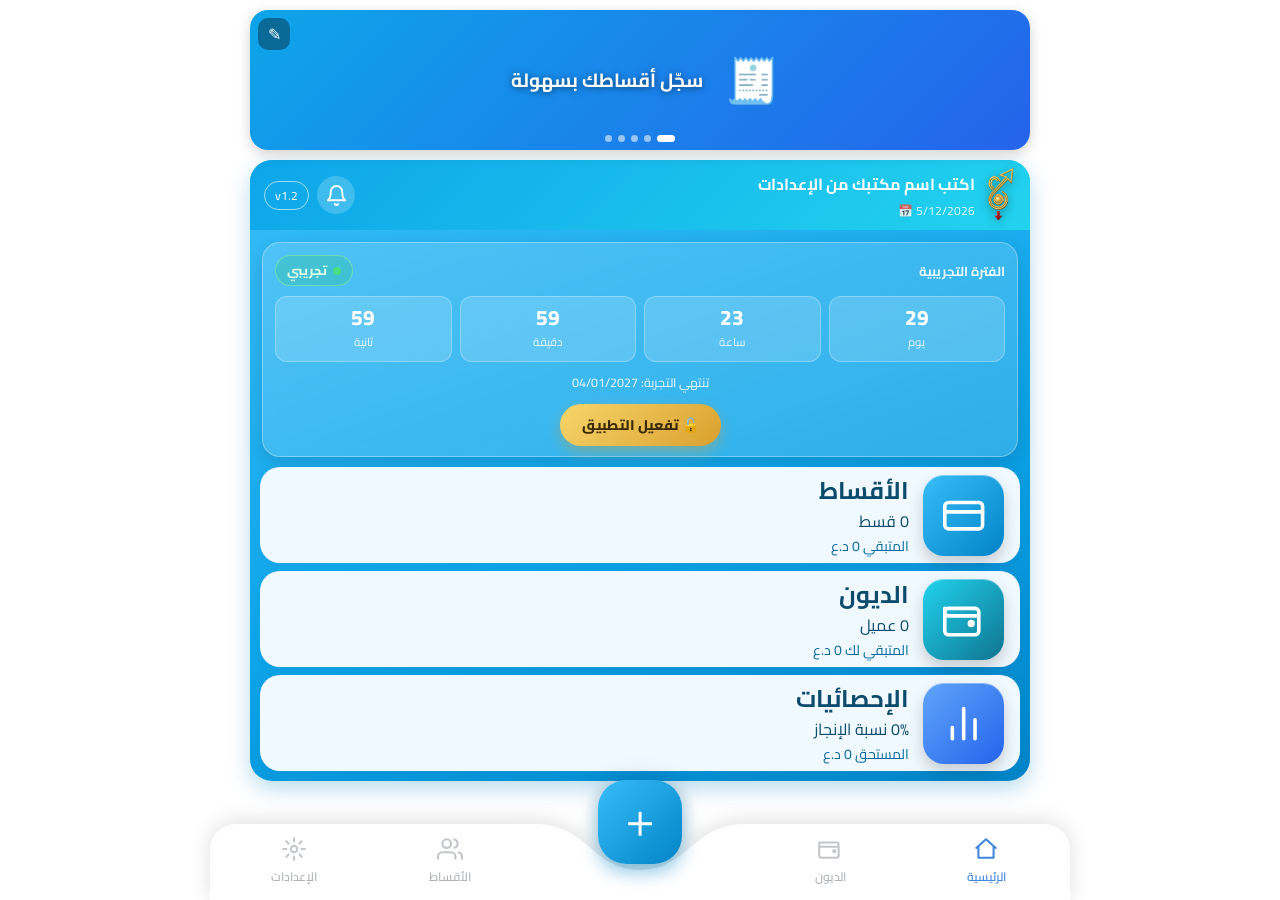
<file: index.html>
<!DOCTYPE html>
<html lang="ar" dir="rtl">
<head>
<meta charset="utf-8">
<meta name="viewport" content="width=device-width, initial-scale=1, minimum-scale=1, maximum-scale=1, user-scalable=no, viewport-fit=cover">
<script>
/* منع التكبير والتصغير (iOS يتجاهل user-scalable لذا تُمنع الإيماءات برمجياً) */
(function () {
  var stop = function (e) { e.preventDefault(); };
  ["gesturestart", "gesturechange", "gestureend"].forEach(function (t) { document.addEventListener(t, stop, { passive: false }); });
  document.addEventListener("touchmove", function (e) { if ((e.scale && e.scale !== 1) || (e.touches && e.touches.length > 1)) e.preventDefault(); }, { passive: false });
  var last = 0;
  document.addEventListener("touchend", function (e) {
    var n = Date.now();
    if (n - last <= 300 && !/^(INPUT|TEXTAREA|SELECT)$/.test((e.target && e.target.tagName) || "")) e.preventDefault();
    last = n;
  }, { passive: false });
  document.addEventListener("wheel", function (e) { if (e.ctrlKey) e.preventDefault(); }, { passive: false });
})();
</script>
<meta name="description" content="أقساطي وديوني: إدارة الأقساط والديون والعملاء والمخزن والمصروفات والوصولات، ويعمل بدون إنترنت.">
<meta name="theme-color" content="#2563eb">
<link rel="manifest" href="manifest.webmanifest">
<script src="license-config.js"></script>
<script src="license.js"></script>
<meta name="apple-mobile-web-app-capable" content="yes">
<meta name="mobile-web-app-capable" content="yes">
<meta name="apple-mobile-web-app-title" content="أقساطي وديوني">
<meta name="apple-mobile-web-app-status-bar-style" content="default">
<link rel="icon" type="image/png" sizes="192x192" href="icon-192.png">
<link rel="apple-touch-icon" href="icon-180.png">
<title>أقساطي وديوني</title>
<link rel="preconnect" href="https://fonts.googleapis.com">
<link rel="preconnect" href="https://fonts.gstatic.com" crossorigin>
<link href="https://fonts.googleapis.com/css2?family=Cairo:wght@400;600;700&display=swap" rel="stylesheet">
<style>
/* دفتر الأقساط والديون — ورقة الأنماط الرئيسية (تتضمن الوضع الليلي، الشاشات الكبيرة، شاشة البداية، والطباعة) */
:root {
  --bg:#f1f5f9;
  --card:#fff;
  --tx:#0f172a;
  --mut:#64748b;
  --pri:#0f766e;
  --pri2:#6366f1;
  --ok:#16a34a;
  --bad:#dc2626;
  --warn:#d97706;
  --bd:#e2e8f0;
  box-sizing: border-box;
  padding-top: env(safe-area-inset-top, 0px);
  padding-bottom: env(safe-area-inset-bottom, 0px);
}
@media (prefers-color-scheme: dark) {
  :root:not([data-theme=light]) {
    --bg:#0b1220;
    --card:#162033;
    --tx:#e5edf8;
    --mut:#94a3b8;
    --bd:#25324a;
    --pri:#2dd4bf;
  }
}
:root[data-theme=dark] {
  --bg:#0b1220;
  --card:#162033;
  --tx:#e5edf8;
  --mut:#94a3b8;
  --bd:#25324a;
  --pri:#2dd4bf;
}
* {
  box-sizing: border-box;
}
html {
  scroll-padding-top: env(safe-area-inset-top, 0px);
}
body {
  margin: 0;
  background: var(--bg);
  color: var(--tx);
  font-family:
    Cairo,
    Tahoma,
    Arial,
    sans-serif;
  font-size: 15px;
}
header {
  color: #fff;
}
header h1 {
  margin: 0;
}
header p {
  margin: 2px 0 0;
  opacity: .85;
  font-size: 12px;
}
main {
  max-width: 760px;
  margin: 0 auto;
  padding: 14px 12px 90px;
}
h2 {
  font-size: 17px;
  margin: 4px 0 12px;
  display: flex;
  justify-content: space-between;
  align-items: center;
  gap: 8px;
}
.card {
  background: var(--card);
  border: 1px solid var(--bd);
  border-radius: 16px;
  padding: 14px;
  margin-bottom: 10px;
  box-shadow: 0 1px 3px rgba(0, 0, 0, .05);
}
.top {
  display: flex;
  justify-content: space-between;
  gap: 8px;
  align-items: flex-start;
}
.top b {
  font-size: 15px;
}
.mut {
  color: var(--mut);
  font-size: 12px;
}
.amt {
  font-weight: 700;
  white-space: nowrap;
}
.ok {
  color: var(--ok);
}
.bad {
  color: var(--bad);
}
.warn {
  color: var(--warn);
}
.hero {
  background:
    linear-gradient(
      135deg,
      #0f766e,
      #14b8a6);
  color: #fff;
  border-radius: 20px;
  padding: 18px;
  margin-bottom: 12px;
}
.hero small {
  opacity: .85;
}
.hero b {
  display: block;
  font-size: 30px;
  margin-top: 2px;
}
.grid {
  display: grid;
  grid-template-columns: repeat(2, 1fr);
  gap: 10px;
  margin-bottom: 12px;
}
.st {
  background: var(--card);
  border: 1px solid var(--bd);
  border-radius: 16px;
  padding: 12px;
  cursor: pointer;
}
.st span {
  font-size: 22px;
}
.st b {
  display: block;
  font-size: 18px;
  margin-top: 4px;
}
.st small {
  color: var(--mut);
}
.btn {
  background: var(--pri2);
  color: #fff;
  border: 0;
  border-radius: 12px;
  padding: 9px 16px;
  font: inherit;
  font-size: 14px;
  cursor: pointer;
}
.btn.sm {
  padding: 5px 12px;
  font-size: 12px;
  border-radius: 10px;
}
.btn.ghost {
  background: transparent;
  color: var(--tx);
  border: 1px solid var(--bd);
}
.btn.red {
  background: var(--bad);
}
.btn.grn {
  background: var(--ok);
}
.acts {
  display: flex;
  gap: 6px;
  margin-top: 10px;
  flex-wrap: wrap;
}
.bar {
  height: 8px;
  background: var(--bd);
  border-radius: 9px;
  overflow: hidden;
  margin-top: 10px;
}
.bar i {
  display: block;
  height: 100%;
  background:
    linear-gradient(
      90deg,
      #14b8a6,
      #6366f1);
}
.empty {
  text-align: center;
  color: var(--mut);
  padding: 36px 10px;
}
.ov {
  position: fixed;
  inset: 0;
  background: rgba(2, 6, 23, .55);
  display: flex;
  align-items: flex-end;
  justify-content: center;
  z-index: 20;
}
.md {
  background: var(--card);
  width: 100%;
  max-width: 520px;
  border-radius: 22px 22px 0 0;
  padding: 18px 16px calc(18px + env(safe-area-inset-bottom, 0px));
  max-height: 90vh;
  overflow: auto;
}
.md h3 {
  margin: 0 0 10px;
}
.md label {
  display: block;
  font-size: 13px;
  color: var(--mut);
  margin-bottom: 10px;
}
input,
select,
textarea {
  width: 100%;
  margin-top: 4px;
  padding: 10px;
  border-radius: 10px;
  border: 1px solid var(--bd);
  background: var(--bg);
  color: var(--tx);
  font: inherit;
}
textarea {
  min-height: 200px;
  font-family: monospace;
  font-size: 12px;
  direction: ltr;
}
.row {
  display: flex;
  gap: 8px;
}
.row > * {
  flex: 1;
}
.kv {
  display: flex;
  justify-content: space-between;
  padding: 9px 0;
  border-bottom: 1px dashed var(--bd);
}
.kv:last-child {
  border: 0;
}
.tag {
  display: inline-block;
  padding: 2px 9px;
  border-radius: 99px;
  font-size: 11px;
  background: var(--bd);
}
.tag.r {
  background: #fee2e2;
  color: #b91c1c;
}
.tag.g {
  background: #dcfce7;
  color: #15803d;
}
.wrap {
  overflow-x: auto;
}
.tb {
  display: flex;
  gap: 6px;
  margin-bottom: 12px;
}
.tb button {
  width: 42px;
  height: 42px;
  border-radius: 12px;
  background: var(--card);
  border: 1px solid var(--bd);
  font-size: 19px;
  cursor: pointer;
}
.hd {
  background:
    linear-gradient(
      135deg,
      #dbeafe,
      #e0e7ff,
      #ede9fe);
  color: #1e1b4b;
  border-radius: 20px;
  padding: 16px;
  margin-bottom: 12px;
  display: flex;
  justify-content: space-between;
  align-items: center;
  gap: 8px;
}
.pill {
  border: 1.5px solid #2563eb;
  color: #2563eb;
  border-radius: 99px;
  padding: 3px 12px;
  font-size: 12px;
  white-space: nowrap;
}
details.sec {
  border-radius: 18px;
  padding: 14px;
  margin-bottom: 10px;
  color: #0f172a;
}
details.sec summary {
  font-weight: 700;
  cursor: pointer;
  list-style: none;
}
details.sec summary::-webkit-details-marker {
  display: none;
}
details.sec .kv {
  border-bottom: 1px solid rgba(15, 23, 42, .12);
}
.s1 {
  background: #e8eefc;
}
.s2 {
  background: #e9f7ee;
}
.s3 {
  background: #fff3e0;
}
.s4 {
  background: #f8e8f5;
}
.bt {
  position: sticky;
  bottom: 10px;
  display: flex;
  gap: 10px;
  margin-top: 14px;
}
.bt a,
.bt button {
  flex: 1;
  padding: 14px;
  border-radius: 16px;
  border: 0;
  color: #fff;
  font: inherit;
  font-weight: 700;
  text-align: center;
  text-decoration: none;
  cursor: pointer;
}
header {
  background: #2563eb;
  display: flex;
  align-items: center;
  justify-content: space-between;
  padding: 12px 16px;
  position: sticky;
  top: env(safe-area-inset-top, 0px);
  z-index: 10;
}
header h1 {
  font-size: 18px;
}
header button {
  background: none;
  border: 0;
  color: #fff;
  font-size: 24px;
  cursor: pointer;
  width: 40px;
}
.db {
  border-radius: 22px;
  margin-bottom: 14px;
}
.dh {
  color: #fff;
  border-radius: 22px 22px 0 0;
  display: flex;
  justify-content: space-between;
  align-items: center;
}
.dbox {
  border-radius: 12px;
  background: rgba(255, 255, 255, .22);
  display: inline-flex;
  align-items: center;
  justify-content: center;
}
.live {
  border: 1px solid rgba(255, 255, 255, .6);
  border-radius: 99px;
}
.tg {
  display: grid;
  grid-template-columns: 1fr 1fr;
  gap: 10px;
  padding-top: 12px;
}
.tl {
  border-radius: 22px;
  padding: 20px 8px 16px;
  text-align: center;
  font-weight: 600;
  cursor: pointer;
  flex-direction: column;
  position: relative;
  min-height: 150px;
  justify-content: center;
}
.tl small {
  font-weight: 400;
}
.tl .bg {
  position: absolute;
  top: 10px;
  left: 10px;
  background: #ef4444;
  color: #fff;
  border-radius: 99px;
  padding: 1px 9px;
  font-size: 12px;
  font-style: normal;
}
.ic {
  width: 76px;
  height: 76px;
  border-radius: 50%;
  display: flex;
  align-items: center;
  justify-content: center;
}
.ic i {
  width: 62px;
  height: 62px;
  border-radius: 50%;
  background: var(--c);
  display: flex;
  align-items: center;
  justify-content: center;
  font-style: normal;
  font-size: 28px;
}
.dbn {
  color: #fff;
  border-radius: 14px;
  padding: 14px 16px;
  font-weight: 700;
  font-size: 18px;
  margin-bottom: 12px;
}
.sm3 {
  display: flex;
  border: 1.5px solid #a5d6a7;
  border-radius: 20px;
  padding: 14px 0;
  margin-bottom: 12px;
  background: var(--card);
}
.sm3 .c {
  flex: 1;
  text-align: center;
  border-left: 1px solid var(--bd);
  font-size: 13px;
}
.sm3 .c:last-child {
  border: 0;
}
.sm3 b {
  font-size: 18px;
}
.dcard {
  border: 1.5px solid #c8e6c9;
  border-radius: 20px;
  padding: 6px 16px;
  background: var(--card);
}
html {
  -webkit-text-size-adjust: 100%;
  text-size-adjust: 100%;
  touch-action: manipulation;
}
input,
select,
textarea {
  font-size: 16px;
}
.ilist .top b {
  font-size: 19px;
}
.ilist .mut {
  font-size: 15px;
  line-height: 1.7;
}
.ilist .amt {
  font-size: 19px;
}
.ilist .tag {
  font-size: 14px;
  padding: 3px 11px;
}
.ilist .tag.no {
  font-size: 11px;
  padding: 1px 8px;
  font-weight: 400;
}
.ilist .btn.sm {
  font-size: 15px;
  padding: 8px 16px;
}
.ilist .card {
  padding: 16px;
}
.ads {
  position: relative;
  height: 180px;
  border-radius: 18px;
  overflow: hidden;
  margin-bottom: 12px;
  color: #fff;
  box-shadow: 0 4px 14px rgba(0, 0, 0, .18);
}
.ad {
  position: absolute;
  inset: 0;
  display: flex;
  align-items: center;
  justify-content: center;
  gap: 12px;
  opacity: 0;
  transition: opacity .6s;
}
.ad.on {
  opacity: 1;
}
.ae {
  font-size: 54px;
}
.at {
  font-size: 22px;
  text-shadow: 0 1px 6px rgba(0, 0, 0, .5);
  padding: 6px 10px;
  border-radius: 10px;
}
.ad[style*="url("] .at {
  position: absolute;
  bottom: 22px;
  right: 12px;
  background: rgba(0, 0, 0, .45);
  font-size: 15px;
}
.ads .dots {
  position: absolute;
  bottom: 8px;
  left: 0;
  right: 0;
  display: flex;
  gap: 6px;
  justify-content: center;
}
.dots i {
  width: 7px;
  height: 7px;
  border-radius: 99px;
  background: rgba(255, 255, 255, .55);
  cursor: pointer;
  transition: width .3s;
}
.dots i.on {
  background: #fff;
  width: 18px;
}
.aed {
  position: absolute;
  top: 8px;
  left: 8px;
  background: rgba(0, 0, 0, .35);
  color: #fff;
  border: 0;
  border-radius: 10px;
  width: 32px;
  height: 32px;
  cursor: pointer;
  z-index: 2;
  font-size: 16px;
}
.db {
  background:
    linear-gradient(
      160deg,
      #38bdf8,
      #0ea5e9 55%,
      #0284c7);
  box-shadow: 0 8px 22px rgba(2, 132, 199, .28);
}
.dh {
  background:
    linear-gradient(
      135deg,
      #0ea5e9,
      #22d3ee);
}
.tl {
  background: #f0f9ff;
  color: #0c4a6e;
  box-shadow: 0 2px 8px rgba(2, 132, 199, .15);
}
.tl small {
  color: #0369a1;
}
.ic {
  background: conic-gradient(var(--c) 0 78%, #bae6fd 78% 100%);
}
body.hm {
  background:
    linear-gradient(
      180deg,
      #e0f2fe,
      #f0f9ff 45%,
      #f8fcff);
}
@media (prefers-color-scheme: dark) {
  body.hm {
    background:
      linear-gradient(
        180deg,
        #0c2a3d,
        #0b1220 60%);
  }
}
.tg1 {
  padding-top: 4px;
}
.bigc {
  background: #f0f9ff;
  color: #0c4a6e;
  display: flex;
  align-items: center;
  cursor: pointer;
  position: relative;
  box-shadow: 0 2px 10px rgba(2, 132, 199, .18);
}

.bigc small {
  color: #0369a1;
}
.bigc .bg {
  position: absolute;
  top: 10px;
  left: 12px;
  background: #f43f5e;
  color: #fff;
  border-radius: 99px;
  font-style: normal;
}
.db {
  padding: 0 12px 16px;
}
.dh {
  margin: 0 -12px;
  padding: 18px 18px;
}
.dh b {
  font-size: 19px;
}
.dbox {
  width: 46px;
  height: 46px;
  font-size: 22px;
}
.live {
  font-size: 14px;
  padding: 4px 14px;
}
.bigc {
  min-height: 180px;
  padding: 28px 22px;
  margin-top: 14px;
  border-radius: 26px;
  gap: 20px;
}
.bigc .ic {
  width: 100px;
  height: 100px;
}
.bigc .ic i {
  width: 82px;
  height: 82px;
  font-size: 40px;
}
.bigc b {
  font-size: 28px;
}
.bigc > div:last-child {
  font-size: 17px;
  line-height: 1.8;
}
.bigc small {
  font-size: 15px;
}
.bigc .bg {
  font-size: 14px;
  padding: 3px 12px;
}
body.hm {
  position: fixed;
  inset: 0;
  overflow: hidden;
  padding-top: env(safe-area-inset-top, 0px);
}
body.hm main {
  height: 100%;
  padding: 10px 12px calc(126px + env(safe-area-inset-bottom, 0px));
  display: flex;
  flex-direction: column;
  gap: 10px;
}
body.hm .ads {
  height: auto;
  flex: 0 0 130px;
  flex-basis: clamp(90px, 17dvh, 140px);
  margin: 0;
}
body.hm .ae {
  font-size: clamp(30px, 5dvh, 44px);
}
body.hm .at {
  font-size: clamp(14px, 2.4dvh, 19px);
}
body.hm .db {
  display: flex;
  flex-direction: column;
  margin: 0;
  padding: 0 10px 10px;
}
body.hm .dh {
  margin: 0 -10px;
  padding: 10px 14px;
}
body.hm .dh b {
  font-size: 16px;
}
body.hm .dbox {
  width: 36px;
  height: 36px;
  font-size: 18px;
}
body.hm .live {
  font-size: 12px;
  padding: 2px 10px;
}
body.hm .tg1 {
  display: flex;
  flex-direction: column;
  gap: 8px;
  padding-top: 8px;
}
body.hm .bigc {
  margin: 0;
  padding: 6px 16px;
  gap: 14px;
  border-radius: 20px;
}
body.hm .bigc .ic {
  width: clamp(48px, 8.5dvh, 78px);
  height: clamp(48px, 8.5dvh, 78px);
  flex: none;
}
body.hm .bigc .ic i {
  width: calc(100% - 12px);
  height: calc(100% - 12px);
  font-size: clamp(22px, 3.8dvh, 34px);
}
body.hm .bigc b {
  font-size: clamp(17px, 2.7dvh, 24px);
}
body.hm .bigc > div:last-child {
  font-size: clamp(13px, 2.1dvh, 16px);
  line-height: 1.5;
}
body.hm .bigc small {
  font-size: clamp(11px, 1.9dvh, 14px);
}
body.hm .bigc .bg {
  font-size: 11px;
  padding: 1px 9px;
  top: 8px;
}
main {
  padding-bottom: calc(110px + env(safe-area-inset-bottom, 0px));
}
.bt {
  bottom: calc(96px + env(safe-area-inset-bottom, 0px));
}
.fs {
  position: fixed;
  inset: 0;
  z-index: 25;
  background: #e8eaf6;
  overflow-y: auto;
  color: #1e1b4b;
  padding-bottom: calc(30px + env(safe-area-inset-bottom, 0px));
}
.fh {
  position: sticky;
  top: 0;
  z-index: 2;
  background: #3f51b5;
  padding: calc(12px + env(safe-area-inset-top, 0px)) 12px 12px;
  display: flex;
  justify-content: space-between;
  align-items: center;
}
.fh > button {
  background: none;
  border: 0;
  color: #fff;
  font-size: 24px;
  cursor: pointer;
  width: 44px;
}
.seg {
  display: flex;
  border: 2px solid #1e1b4b;
  border-radius: 22px;
  overflow: hidden;
  background: #6a7bd0;
}
.seg button {
  border: 0;
  border-left: 1px solid #1e1b4b;
  background: #6a7bd0;
  color: #e8eaf6;
  font: inherit;
  font-size: 15px;
  padding: 12px 20px;
  cursor: pointer;
}
.seg button:last-child {
  border-left: 0;
}
.seg button.on {
  background: #fff;
  color: #3f51b5;
}
.fc {
  background: #fff;
  border-radius: 24px;
  padding: 18px;
  margin: 14px 12px;
  box-shadow: 0 2px 8px rgba(63, 81, 181, .1);
  color: #1e1b4b;
}
.fc h4 {
  display: flex;
  align-items: center;
  gap: 10px;
  font-size: 18px;
  margin: 0 0 14px;
}
.fc h4 span {
  color: #3f51b5;
}
.ff {
  display: flex;
  align-items: center;
  gap: 12px;
  border: 1.5px solid #222;
  border-radius: 18px;
  padding: 14px 16px;
  background: #fafafa;
  margin: 0 0 12px;
}
.ff i {
  font-style: normal;
  font-size: 20px;
}
.ff input,
.ff select {
  border: 0;
  background: transparent;
  margin: 0;
  padding: 0;
  font-size: 16px;
  color: #1e1b4b;
  flex: 1;
  min-width: 0;
  outline: 0;
  width: auto;
}
.tr {
  display: flex;
  align-items: flex-start;
  gap: 12px;
}
.tr .ff {
  flex: 1;
}
.tr .sw {
  margin-top: 12px;
}
.tr2 {
  display: flex;
  justify-content: space-between;
  align-items: center;
  margin-bottom: 14px;
  font-weight: 700;
}
.sw {
  -webkit-appearance: none;
  appearance: none;
  width: 62px !important;
  height: 34px;
  padding: 0 !important;
  margin: 0;
  border-radius: 20px;
  border: 2.5px solid #1f2937;
  background: #fff;
  position: relative;
  flex: none;
}
.sw::after {
  content: "";
  position: absolute;
  top: 4px;
  left: 4px;
  width: 22px;
  height: 22px;
  border-radius: 50%;
  background: #1f2937;
  transition: .2s;
}
.sw:checked {
  background: #3f51b5;
  border-color: #3f51b5;
}
.sw:checked::after {
  left: 32px;
  background: #fff;
}
.pick {
  display: flex;
  align-items: center;
  gap: 12px;
  position: relative;
  border: 2px solid #ddd;
  border-radius: 18px;
  padding: 14px;
  background: #f6f6f8;
  margin-bottom: 12px;
}
.pick .pi {
  width: 54px;
  height: 54px;
  border-radius: 50%;
  background: #e7e7ee;
  display: flex;
  align-items: center;
  justify-content: center;
  font-size: 24px;
  flex: none;
}
.pick small {
  color: #666;
  display: block;
}
.pick select {
  position: absolute;
  inset: 0;
  opacity: 0;
  width: 100%;
  height: 100%;
  margin: 0;
}
.pick .ch {
  margin-right: auto;
  background: #eee;
  border-radius: 8px;
  padding: 6px 10px;
}
.fc.rs {
  background: #c5cae9;
}
.fc.rs .kv {
  border-color: rgba(30, 27, 75, .12);
}
.nb {
  position: fixed;
  left: 0;
  right: 0;
  bottom: 0;
  z-index: 15;
  height: calc(76px + env(safe-area-inset-bottom, 0px));
  pointer-events: none;
  filter: drop-shadow(0 -3px 10px rgba(0, 0, 0, .12));
}
.nb-bg {
  position: absolute;
  inset: 0;
  display: flex;
  direction: ltr;
  color: var(--card);
}
.nb-bg .l,
.nb-bg .r {
  flex: 1;
  background: currentColor;
}
.nb-bg .l {
  border-top-left-radius: 30px;
}
.nb-bg .r {
  border-top-right-radius: 30px;
}
.nb-bg .m {
  width: 210px;
  flex: none;
  display: flex;
  flex-direction: column;
}
.nb-bg .m svg {
  display: block;
  flex: none;
  fill: currentColor;
}
.nb-bg .m i {
  flex: 1;
  background: currentColor;
}
.nb-row {
  position: relative;
  height: 76px;
  display: flex;
  align-items: center;
  justify-content: space-around;
  padding: 0 6px;
}
.nb-sp {
  flex: none;
  width: 130px;
}
.nb .it {
  pointer-events: auto;
  position: relative;
  display: flex;
  flex-direction: column;
  align-items: center;
  gap: 3px;
  min-width: 62px;
  padding: 8px 2px;
  border: 0;
  background: none;
  color: #b0b3b8;
  font: inherit;
  font-size: 12px;
  font-weight: 600;
  cursor: pointer;
  -webkit-tap-highlight-color: transparent;
}
.nb .it .e {
  font-size: 24px;
  line-height: 1;
  transition: transform .2s cubic-bezier(.34, 1.56, .64, 1), filter .2s;
}
.nb .it:active .e {
  transform: scale(.8);
}
.nb .it.on {
  color: #4285dd;
}
.nb .it.on .e {
  filter: none;
}
.nb .it .b {
  position: absolute;
  top: 0;
  right: 4px;
  background: #4285dd;
  color: #fff;
  border-radius: 99px;
  font-size: 12px;
  font-style: normal;
  font-weight: 700;
  padding: 1px 8px;
  min-width: 20px;
  text-align: center;
}
.nb .fab {
  pointer-events: auto;
  position: absolute;
  left: 50%;
  top: -44px;
  margin-left: -42px;
  width: 84px;
  height: 84px;
  border: 0;
  padding: 0;
  border-radius: 28px;
  background: #4285dd;
  color: #fff;
  display: flex;
  align-items: center;
  justify-content: center;
  font: inherit;
  font-size: 0;
  box-shadow: 0 8px 18px rgba(66, 133, 221, .45);
  cursor: pointer;
  z-index: 2;
  -webkit-tap-highlight-color: transparent;
}
.nb .fab span {
  font-size: 46px;
  font-weight: 300;
  line-height: 1;
  margin-top: -4px;
}
.nb .fab:active {
  transform: scale(.92);
}
main {
  padding-bottom: calc(112px + env(safe-area-inset-bottom, 0px));
}
.bt {
  bottom: calc(90px + env(safe-area-inset-bottom, 0px));
}
.nb .fab {
  transition:
    transform .15s,
    background .3s,
    box-shadow .3s;
}
.nb .fab[data-m=d] {
  background: #f0931b;
  box-shadow: 0 8px 18px rgba(240, 147, 27, .45);
}
.nb .fab.pop {
  animation: fpop .45s;
}
@keyframes fpop {
  0% {
    transform: scale(.7) rotate(-90deg);
  }
  60% {
    transform: scale(1.1) rotate(10deg);
  }
  100% {
    transform: scale(1) rotate(0);
  }
}
.thg {
  display: grid;
  grid-template-columns: repeat(3, 1fr);
  gap: 10px;
}
.tho {
  border: 2px solid var(--bd);
  background: var(--card);
  color: var(--tx);
  border-radius: 16px;
  padding: 10px 6px;
  font: inherit;
  font-size: 13px;
  font-weight: 600;
  display: flex;
  flex-direction: column;
  align-items: center;
  gap: 8px;
  cursor: pointer;
  position: relative;
  transition: border-color .2s, box-shadow .2s;
}
.tho.on {
  border-color: #0ea5e9;
  box-shadow: 0 0 0 3px rgba(14, 165, 233, .22);
}
.tho.on::after {
  content: "✓";
  position: absolute;
  top: 6px;
  left: 6px;
  background: #0ea5e9;
  color: #fff;
  border-radius: 50%;
  width: 18px;
  height: 18px;
  font-size: 11px;
  display: flex;
  align-items: center;
  justify-content: center;
}
.thp {
  width: 100%;
  height: 54px;
  border-radius: 10px;
  padding: 7px;
  display: flex;
  flex-direction: column;
  gap: 5px;
  border: 1px solid var(--bd);
}
.thp i {
  display: block;
  height: 9px;
  border-radius: 4px;
}
.thp.light {
  background: #e0f2fe;
}
.thp.light i {
  background: #fff;
}
.thp.dark {
  background: #0b1220;
}
.thp.dark i {
  background: #22314f;
}
.thp.auto {
  background:
    linear-gradient(
      90deg,
      #e0f2fe 50%,
      #0b1220 50%);
}
.thp.auto i {
  background:
    linear-gradient(
      90deg,
      #fff 50%,
      #22314f 50%);
}
[data-eff=dark] {
  color-scheme: dark;
}
[data-eff=dark] body.hm {
  background:
    linear-gradient(
      180deg,
      #0c2a3d,
      #0b1220 60%);
}
[data-eff=dark] .tl,
[data-eff=dark] .bigc {
  background: #16283f;
  color: #e0f2fe;
  box-shadow: 0 2px 10px rgba(0, 0, 0, .4);
}
[data-eff=dark] .tl small,
[data-eff=dark] .bigc small {
  color: #7dd3fc;
}
[data-eff=dark] .ic {
  background: conic-gradient(var(--c) 0 78%, #1e3a5f 78% 100%);
}
[data-eff=dark] .db {
  background:
    linear-gradient(
      160deg,
      #0b4a6f,
      #075985 55%,
      #0c4a6e);
  box-shadow: 0 8px 22px rgba(0, 0, 0, .5);
}
[data-eff=dark] .dh {
  background:
    linear-gradient(
      135deg,
      #0369a1,
      #0e7490);
}
[data-eff=dark] details.sec {
  color: #e5edf8;
}
[data-eff=dark] details.sec .kv {
  border-bottom-color: rgba(255, 255, 255, .12);
}
[data-eff=dark] .s1 {
  background: #1e2a4a;
}
[data-eff=dark] .s2 {
  background: #16352c;
}
[data-eff=dark] .s3 {
  background: #3a2c18;
}
[data-eff=dark] .s4 {
  background: #3a1e36;
}
[data-eff=dark] .hd {
  background:
    linear-gradient(
      135deg,
      #1e2a5a,
      #2b2760);
  color: #e0e7ff;
}
[data-eff=dark] .fs {
  background: #0f1830;
  color: #e5edf8;
}
[data-eff=dark] .fc {
  background: #16213a;
  color: #e5edf8;
}
[data-eff=dark] .fc.rs {
  background: #243460;
}
[data-eff=dark] .ff {
  background: #1b2744;
  border-color: #3b4a6e;
}
[data-eff=dark] .ff input,
[data-eff=dark] .ff select {
  color: #e5edf8;
}
[data-eff=dark] .pick {
  background: #1b2744;
  border-color: #33406a;
}
[data-eff=dark] .pick small {
  color: #9fb0d0;
}
[data-eff=dark] .pick .pi {
  background: #27355a;
}
[data-eff=dark] .sw {
  background: #16213a;
  border-color: #9fb0d0;
}
[data-eff=dark] .sw::after {
  background: #9fb0d0;
}
[data-eff=dark] .sw:checked {
  background: #3f51b5;
  border-color: #3f51b5;
}
[data-eff=dark] .sw:checked::after {
  background: #fff;
}
[data-eff=dark] .md[style*="#f1f8ec"],
[data-eff=dark] .md[style*="#fdf3e7"] {
  background: #16213a !important;
  color: #e5edf8 !important;
}
[data-eff=dark] .md[style*="#f1f8ec"] input:not([type=radio]),
[data-eff=dark] .md[style*="#fdf3e7"] input {
  background: #1b2744 !important;
  color: #e5edf8 !important;
}
[data-eff=dark] .md[style*="#f1f8ec"] div[style*="background:#fff"],
[data-eff=dark] .md[style*="#fdf3e7"] div[style*="background:#fff"],
[data-eff=dark] .md[style*="#f1f8ec"] label.pc,
[data-eff=dark] .md[style*="#f1f8ec"] button[data-v] {
  background: #1b2744 !important;
}
.ab {
  text-align: center;
}
.av {
  width: 92px;
  height: 92px;
  border-radius: 50%;
  margin: 8px auto;
  background:
    linear-gradient(
      135deg,
      #0ea5e9,
      #6366f1);
  color: #fff;
  font-size: 42px;
  font-weight: 700;
  display: flex;
  align-items: center;
  justify-content: center;
  box-shadow: 0 8px 20px rgba(14, 165, 233, .35);
}
.sb {
  display: flex;
  align-items: center;
  gap: 14px;
  border: 0;
  width: 100%;
  border-radius: 18px;
  padding: 16px 18px;
  margin-bottom: 12px;
  color: #fff;
  text-decoration: none;
  font: inherit;
  cursor: pointer;
  text-align: right;
}
.sb svg {
  width: 30px;
  height: 30px;
  flex: none;
}
.sb div {
  flex: 1;
}
.sb b {
  display: block;
  font-size: 17px;
}
.sb small {
  opacity: .85;
}
.sb > span {
  font-size: 26px;
  opacity: .8;
}
.sb.fb {
  background:
    linear-gradient(
      135deg,
      #1877f2,
      #0a5bd3);
}
.sb.igr {
  background:
    linear-gradient(
      135deg,
      #f58529,
      #dd2a7b 50%,
      #8134af);
}
.soc {
  width: 46px;
  height: 46px;
  border-radius: 14px;
  display: flex;
  align-items: center;
  justify-content: center;
  color: #fff;
  font-size: 22px;
}
.soc svg {
  width: 25px;
  height: 25px;
}
.fbk {
  background:
    linear-gradient(
      135deg,
      #1877f2,
      #0a5bd3);
}
.igk {
  background:
    linear-gradient(
      135deg,
      #f58529,
      #dd2a7b 50%,
      #8134af);
}
.abk {
  background:
    linear-gradient(
      135deg,
      #0ea5e9,
      #6366f1);
}
.bkh {
  display: flex;
  align-items: center;
  gap: 10px;
  font-size: 18px;
  font-weight: 700;
  margin-bottom: 14px;
}
.bkr {
  display: flex;
  align-items: center;
  gap: 10px;
  margin: 10px 0;
  color: var(--mut);
}
.bkr b {
  color: var(--tx);
}
.bkx {
  display: inline-flex;
  align-items: center;
  gap: 8px;
  border: 0;
  border-radius: 99px;
  padding: 12px 22px;
  background: #1e88e5;
  color: #fff;
  font: inherit;
  font-size: 15px;
  font-weight: 600;
  cursor: pointer;
  box-shadow: 0 3px 8px rgba(30, 136, 229, .35);
}
.bkb {
  display: flex;
  align-items: center;
  justify-content: center;
  gap: 10px;
  width: 100%;
  border: 0;
  border-radius: 18px;
  padding: 16px;
  margin: 12px 0;
  color: #fff;
  font: inherit;
  font-size: 17px;
  font-weight: 700;
  cursor: pointer;
}
.bkb.g {
  background:
    linear-gradient(
      135deg,
      #43a047,
      #2e7d32);
  box-shadow: 0 6px 14px rgba(67, 160, 71, .35);
}
.bkb.r {
  background:
    linear-gradient(
      135deg,
      #ef5350,
      #c62828);
  margin-top: 16px;
}
.bki {
  background: #e3f2fd;
  border: 1.5px solid #90caf9;
  border-radius: 22px;
  padding: 18px;
  margin-bottom: 10px;
  color: #0f172a;
}
.bkc {
  display: flex;
  gap: 10px;
  align-items: flex-start;
  margin: 10px 0;
  line-height: 1.7;
  font-size: 14px;
}
.bkc span:first-child {
  color: #1e88e5;
  font-weight: 700;
}
[data-eff=dark] .bki {
  background: #14284a;
  border-color: #1e4a80;
  color: #e5edf8;
}
.card.lt {
  border: 2px solid #ef4444;
  animation: lp 2.4s ease-in-out infinite;
}
@keyframes lp {
  0%, 100% {
    box-shadow: 0 0 0 0 rgba(239, 68, 68, .28), 0 2px 10px rgba(239, 68, 68, .18);
  }
  50% {
    box-shadow: 0 0 0 5px rgba(239, 68, 68, .1), 0 2px 12px rgba(239, 68, 68, .28);
  }
}
.iw {
  cursor: pointer;
}
.al {
  display: flex;
  align-items: center;
  background: #fecdd3;
  color: #c62828;
  font-weight: 700;
  border: 3px solid #e53935;
  border-bottom: 0;
}
.ex {
  border-radius: 50%;
  background: #c62828;
  color: #fff;
  display: flex;
  align-items: center;
  justify-content: center;
  flex: none;
}
.ic2 {
  border: 3px solid #4285dd;
  background:
    linear-gradient(
      180deg,
      #f3f8ff,
      #fff);
  color: #1a1f2b;
}
.lt2 .ic2 {
  border-color: #e53935;
  background:
    linear-gradient(
      180deg,
      #fff1f2,
      #fff);
}
.ih {
  display: flex;
  align-items: center;
}
.av2 {
  background:
    linear-gradient(
      135deg,
      #4a9df0,
      #2f80ed);
  color: #fff;
  display: flex;
  align-items: center;
  justify-content: center;
  flex: none;
}

.lt2 .av2 {
  background:
    linear-gradient(
      135deg,
      #ef5350,
      #d32f2f);
  box-shadow: 0 4px 10px rgba(211, 47, 47, .35);
}
.it2 {
  flex: 1;
  min-width: 0;
}
.it2 b {
  display: block;
}
.it2 span {
  display: flex;
  align-items: center;
  gap: 6px;
}
.it2 span svg {
  flex: none;
}
.it2 span.pnl {
  flex-wrap: wrap;
  gap: 1px 12px;
  line-height: 1.55;
}
.it2 span.pnl svg {
  margin-inline-end: 2px;
}
.it2 em.pn, .it2 em.pd {
  font-style: normal;
  display: inline;
}
.it2 em.pn.fin {
  color: #9aa3b2 !important;
  font-weight: 600;
}
.it2 em.pd {
  margin-inline-start: -3px;
}
.pl {
  background:
    linear-gradient(
      135deg,
      #4a9df0,
      #2f80ed);
  color: #fff;
  border-radius: 99px;
  font-weight: 700;
  flex: none;
}

.bl {
  border-radius: 50%;
  border: 0;
  background: #e53935;
  color: #fff;
  display: flex;
  align-items: center;
  justify-content: center;
  flex: none;
  cursor: pointer;
}

.ib {
  display: flex;
}
.bx {
  flex: 1;
  background: #e3f0fc;
}
.bx small {
  display: block;
  color: #5f6b7a;
}
.bx b {
  display: block;
  color: #1a1f2b;
}
.lt2 .bx {
  background: #ffe5e8;
}
.ip {
  display: flex;
  justify-content: space-between;
  color: #6b7686;
}
.ip b {
  color: #444;
}
.pb {
  background: #e8e8ea;
  border-radius: 99px;
  overflow: hidden;
}
.pb i {
  display: block;
  height: 100%;
  background: #3b82f6;
  border-radius: 99px;
}
.lt2 .pb i {
  background: #e53935;
}
[data-eff=dark] .ic2 {
  background: #16213a;
  color: #e5edf8;
}
[data-eff=dark] .lt2 .ic2 {
  background: #2a1a24;
}
[data-eff=dark] .bx {
  background: #1d2c4a;
}
[data-eff=dark] .lt2 .bx {
  background: #3a2029;
}
[data-eff=dark] .bx small,
[data-eff=dark] .ip,
[data-eff=dark] .it2 span {
  color: #9fb0d0;
}
[data-eff=dark] .bx b,
[data-eff=dark] .ip b {
  color: #e5edf8;
}
[data-eff=dark] .al {
  background: #4a1f27;
  color: #fca5a5;
}
[data-eff=dark] .pb {
  background: #2a3550;
}

.al {
  gap: 8px;
}

.av2 {
  box-shadow: 0 2px 6px rgba(47, 128, 237, .3);
}

.it2 b {
  text-overflow: ellipsis;
}
.it2 span {
  margin-top: 0;
}

.pl {
  box-shadow: none;
}
.bl {
  box-shadow: 0 2px 6px rgba(229, 57, 53, .4);
}

.ia {
  display: flex;
}
.ab {
  flex: 1;
  border: 0;
  font: inherit;
  font-weight: 700;
  display: flex;
  align-items: center;
  justify-content: center;
  color: #fff;
  text-decoration: none;
  cursor: pointer;
}

.ab.pay {
  background:
    linear-gradient(
      135deg,
      #43a047,
      #2e7d32);
}
.ab.wa {
  background:
    linear-gradient(
      135deg,
      #25d366,
      #128c7e);
}
.ab.cl {
  background:
    linear-gradient(
      135deg,
      #4a9df0,
      #2f80ed);
}
.it2 b {
  font-size: 17.5px;
  line-height: 1.3;
  white-space: normal;
  display: -webkit-box;
  -webkit-box-orient: vertical;
  -webkit-line-clamp: 2;
  overflow: hidden;
}
.iw {
  margin-bottom: 9px;
}
.al {
  padding: 6px 10px;
  font-size: 11.5px;
  border-radius: 15px 15px 0 0;
}
.ex {
  width: 16px;
  height: 16px;
  font-size: 11px;
}
.ic2 {
  border-radius: 16px;
  padding: 7px 9px;
}
.lt2 .ic2 {
  border-radius: 0 0 16px 16px;
}
.ih {
  gap: 7px;
  margin-bottom: 5px;
}
.av2 {
  width: 28px;
  height: 28px;
  border-radius: 9px;
}
.av2 svg {
  width: 15px;
  height: 15px;
}

.pl {
  padding: 2px 9px;
  font-size: 10px;
}
.bl {
  width: 26px;
  height: 26px;
}
.bl svg {
  width: 14px;
  height: 14px;
}
.ib {
  gap: 6px;
  margin-bottom: 5px;
}
.bx {
  border-radius: 10px;
  padding: 4px 9px;
}
.bx small {
  font-size: 10px;
}
.bx b {
  font-size: 13px;
  margin-top: 0;
}
.ip {
  font-size: 10px;
  margin-bottom: 2px;
}
.pb {
  height: 5px;
}
.ia {
  gap: 6px;
  margin-top: 6px;
}
.ab {
  padding: 5px 3px;
  font-size: 11px;
  border-radius: 10px;
  gap: 4px;
}
.ab svg {
  width: 12px;
  height: 12px;
}

.it2 span {
  color: #d32f2f;
  font-weight: 800;
  font-size: 13px;
}
.it2 span svg {
  width: 13px;
  height: 13px;
  stroke-width: 2.4;
}
[data-eff=dark] .it2 span {
  color: #ff6b6b;
}
.iw .pb i {
  background-repeat: no-repeat;
  background-position: 100% 0;
}
.hx {
  display: none;
}
.dh b {
  max-width: 230px;
  overflow: hidden;
  text-overflow: ellipsis;
  white-space: nowrap;
  display: block;
}
.wak {
  background:
    linear-gradient(
      135deg,
      #25d366,
      #128c7e);
}
.sb.wk {
  background:
    linear-gradient(
      135deg,
      #25d366,
      #128c7e);
}
.ic2 {
  border-width: 1.5px;
}
.al {
  border-width: 1.5px;
}
.dn2 .ic2 {
  border-color: #9aa0a6;
  background:
    linear-gradient(
      180deg,
      #f4f5f6,
      #fff);
}
.dn2 .pl {
  background: #9e9e9e;
  box-shadow: none;
}
.dn2 .av2 {
  background:
    linear-gradient(
      135deg,
      #b3b9c0,
      #8a9099);
  box-shadow: none;
}
[data-eff=dark] .dn2 .ic2 {
  background: #1c2230;
  border-color: #6b7280;
}
.iw .pb i {
  background: #3b82f6;
  background-image: none;
}
.iw.dn2 .pb i {
  background: #9aa0a6;
}
.card .bar i {
  background: #3b82f6;
}
.card.dn .bar i {
  background: #9aa0a6;
}
.hs {
  flex: 1;
  min-width: 0;
  margin: 0 8px;
  border: 0;
  border-radius: 12px;
  padding: 9px 12px;
  font-size: 16px;
  background: rgba(255, 255, 255, .96);
  color: #0f172a;
  outline: 0;
}
.card.dy {
  border: 1.5px solid #f5b301;
}
.iw.dn2 .pl {
  background:
    linear-gradient(
      135deg,
      #4caf50,
      #2e7d32);
}
.sw2 {
  position: relative;
}
.sx {
  position: absolute;
  left: 10px;
  top: 50%;
  transform: translateY(-50%);
  width: 26px;
  height: 26px;
  border-radius: 50%;
  border: 0;
  background: #94a3b8;
  color: #fff;
  font-size: 13px;
  line-height: 1;
  display: flex;
  align-items: center;
  justify-content: center;
  cursor: pointer;
  padding: 0;
}
.sw2 input:placeholder-shown + .sx {
  display: none;
}
.hsw {
  flex: 1;
  min-width: 0;
  margin: 0 8px;
}
.hsw .hs {
  margin: 0;
  width: 100%;
  padding-left: 42px;
}
.pinm {
  border-radius: 22px;
  max-width: 320px;
  width: 90%;
  text-align: center;
}
.pd {
  display: flex;
  gap: 14px;
  justify-content: center;
  margin: 14px 0 20px;
}
.pd i {
  width: 16px;
  height: 16px;
  border-radius: 50%;
  border: 2px solid #94a3b8;
  transition: .15s;
}
.pd i.on {
  background: #2563eb;
  border-color: #2563eb;
  transform: scale(1.15);
}
.pk {
  display: grid;
  grid-template-columns: repeat(3, 1fr);
  gap: 12px;
}
.pk button {
  height: 58px;
  border-radius: 50%;
  border: 1px solid var(--bd);
  background: var(--card);
  color: var(--tx);
  font: inherit;
  font-size: 22px;
  font-weight: 600;
  cursor: pointer;
}
.pk button:active {
  background: var(--bd);
}
@keyframes shk {
  0%, 100% {
    transform: translateX(0);
  }
  25% {
    transform: translateX(-9px);
  }
  75% {
    transform: translateX(9px);
  }
}
.pd.shake {
  animation: shk .35s;
}
.pd.shake i {
  border-color: #ef4444;
}
header .fbn {
  width: auto;
  display: flex;
  align-items: center;
  gap: 6px;
  background: rgba(255, 255, 255, .18);
  border-radius: 12px;
  padding: 7px 11px;
  font-size: 13px;
  font-weight: 600;
  font-family: inherit;
  margin: 0 2px;
}
header .fbn svg {
  width: 16px;
  height: 16px;
  flex: none;
}
header .fbn.act {
  background: #fff;
  color: #2563eb;
}
.fm {
  position: fixed;
  top: calc(62px + env(safe-area-inset-top, 0px));
  left: 12px;
  min-width: 210px;
  background: var(--card);
  color: var(--tx);
  border: 1px solid var(--bd);
  border-radius: 18px;
  box-shadow: 0 14px 34px rgba(0, 0, 0, .28);
  padding: 6px;
  z-index: 40;
  animation: fmi .18s ease;
}
@keyframes fmi {
  from {
    opacity: 0;
    transform: translateY(-8px) scale(.97);
  }
  to {
    opacity: 1;
    transform: none;
  }
}
.fi {
  display: flex;
  align-items: center;
  gap: 10px;
  width: 100%;
  border: 0;
  background: none;
  color: inherit;
  font: inherit;
  font-size: 15px;
  padding: 11px 12px;
  border-radius: 12px;
  cursor: pointer;
  text-align: start;
}
.fi i {
  width: 10px;
  height: 10px;
  border-radius: 50%;
  flex: none;
}
.fi span {
  flex: 1;
}
.fi b {
  background: var(--bd);
  border-radius: 99px;
  padding: 1px 9px;
  font-size: 12px;
}
.fi.on {
  background: rgba(66, 133, 221, .14);
  font-weight: 700;
}
.fi:active {
  background: var(--bd);
}
.nt {
  display: inline-flex;
  align-items: center;
  justify-content: center;
  width: 20px;
  height: 20px;
  border-radius: 50%;
  background:
    linear-gradient(
      135deg,
      #fbbf24,
      #f59e0b);
  color: #fff;
  font-weight: 800;
  font-size: 12px;
  border: 0;
  margin-inline-end: 8px;
  box-shadow: 0 2px 6px rgba(245, 158, 11, .55);
  cursor: pointer;
  vertical-align: middle;
  padding: 0;
  line-height: 1;
}
.ntb {
  width: 46px;
  height: 46px;
  margin: 0 auto 8px;
  border-radius: 50%;
  background:
    linear-gradient(
      135deg,
      #fbbf24,
      #f59e0b);
  color: #fff;
  font-weight: 800;
  font-size: 26px;
  display: flex;
  align-items: center;
  justify-content: center;
  box-shadow: 0 6px 14px rgba(245, 158, 11, .45);
}
.srow {
  display: flex;
  align-items: center;
  gap: 14px;
  background: var(--card);
  border: 1px solid var(--bd);
  border-radius: 20px;
  padding: 14px 16px;
  margin-bottom: 12px;
  cursor: pointer;
  box-shadow: 0 2px 10px rgba(2, 132, 199, .08);
}
.srow:active {
  transform: scale(.985);
}
.sico {
  width: 58px;
  height: 58px;
  border-radius: 18px;
  display: flex;
  align-items: center;
  justify-content: center;
  color: #fff;
  box-shadow: 0 8px 16px rgba(0, 0, 0, .18), inset 0 1px 0 rgba(255, 255, 255, .35);
  flex: none;
}
.sico svg {
  width: 28px;
  height: 28px;
  stroke: currentColor;
  fill: none;
  stroke-width: 1.9;
  stroke-linecap: round;
  stroke-linejoin: round;
}
.stx {
  flex: 1;
  min-width: 0;
}
.stx b {
  display: block;
  font-size: 17px;
}
.stx small {
  color: var(--mut);
  font-size: 13px;
}
.chv {
  font-size: 28px;
  color: var(--mut);
}
.rv {
  opacity: 0;
  transform: translateY(28px) scale(.97);
  transition: opacity .5s ease, transform .6s cubic-bezier(.22, 1, .36, 1);
}
.rv[data-d=u] {
  transform: translateY(-28px) scale(.97);
}
.rv.in {
  opacity: 1;
  transform: none;
}
@media (prefers-reduced-motion: reduce) {
  .rv {
    transition: none;
    opacity: 1;
    transform: none;
  }
}
.iw.dn2 .ab.cl {
  background:
    linear-gradient(
      135deg,
      #a3a9b0,
      #7d848c);
}
[dir=ltr] .sx {
  left: auto;
  right: 10px;
}
[dir=ltr] .sw2 input {
  padding-left: 12px !important;
  padding-right: 44px !important;
}
[dir=ltr] .chv {
  transform: scaleX(-1);
}
[dir=ltr] .fm {
  left: auto;
  right: 12px;
}
.gp {
  margin-bottom: 14px;
}
.gstk {
  height: 7px;
  margin: 0 14px;
  border: 1.5px solid #4285dd;
  border-top: 0;
  border-radius: 0 0 12px 12px;
  opacity: .55;
}
.lt2 .gstk {
  border-color: #e53935;
}
.dn2 .gstk {
  border-color: #9aa0a6;
}
.csr {
  position: absolute;
  top: calc(100% + 4px);
  right: 0;
  left: 0;
  z-index: 8;
  background: #fff;
  color: #1e1b4b;
  border: 1.5px solid #c5cae9;
  border-radius: 16px;
  box-shadow: 0 14px 30px rgba(30, 27, 75, .25);
  max-height: 260px;
  overflow-y: auto;
  padding: 6px;
}
.csr button {
  display: flex;
  align-items: center;
  gap: 10px;
  width: 100%;
  border: 0;
  background: none;
  color: inherit;
  font: inherit;
  text-align: start;
  padding: 10px;
  border-radius: 12px;
  cursor: pointer;
}
.csr button:active {
  background: #eef0fb;
}
.csr .cn {
  font-weight: 700;
  font-size: 15px;
}
.csr .cs {
  font-size: 12px;
  color: #64748b;
  margin-top: 2px;
}
.csr .ce {
  padding: 14px;
  text-align: center;
  color: #64748b;
  font-size: 13px;
}
.csr .ca {
  width: 34px;
  height: 34px;
  border-radius: 50%;
  background:
    linear-gradient(
      135deg,
      #4a9df0,
      #2f80ed);
  color: #fff;
  display: flex;
  align-items: center;
  justify-content: center;
  font-weight: 700;
  flex: none;
}
.cxb {
  border: 0;
  background: #94a3b8;
  color: #fff;
  width: 24px;
  height: 24px;
  border-radius: 50%;
  font-size: 12px;
  line-height: 1;
  cursor: pointer;
  flex: none;
  padding: 0;
}
[data-eff=dark] .csr {
  background: #1b2744;
  color: #e5edf8;
  border-color: #3b4a6e;
}
[data-eff=dark] .csr button:active {
  background: #243460;
}
[data-eff=dark] .csr .cs,
[data-eff=dark] .csr .ce {
  color: #9fb0d0;
}
.ei {
  width: 1.15em;
  height: 1.15em;
  vertical-align: -.2em;
  flex: none;
}
.tb button .ei {
  width: 22px;
  height: 22px;
}
.ff > i .ei,
.fc h4 .ei {
  width: 22px;
  height: 22px;
}
[dir=ltr] .ei.fl {
  transform: scaleX(-1);
}
.nb .it .e {
  filter: none;
}
.nb .it .e .ei {
  width: 26px;
  height: 26px;
  stroke-width: 1.9;
}
.nb .it:not(.on) .e {
  opacity: .75;
}
.bigc .sico.l {
  width: clamp(52px, 9dvh, 84px);
  height: clamp(52px, 9dvh, 84px);
  border-radius: 26%;
}
.bigc .sico.l svg {
  width: 56%;
  height: 56%;
}
#tgl {
  position: relative;
  width: 58px;
  height: 30px;
  border-radius: 30px;
  border: 0;
  padding: 0;
  cursor: pointer;
  overflow: hidden;
  flex: none;
  background:
    linear-gradient(
      135deg,
      #7dd3fc,
      #38bdf8);
  box-shadow: inset 0 2px 5px rgba(0, 0, 0, .25), 0 0 0 1.5px rgba(255, 255, 255, .55);
  transition:
    background .5s,
    box-shadow .5s,
    transform .15s;
}
#tgl:active {
  transform: scale(.93);
}
[data-eff=dark] #tgl {
  background:
    linear-gradient(
      135deg,
      #1e1b4b,
      #0f172a);
}
#tgl .tk {
  position: absolute;
  top: 3px;
  left: 3px;
  width: 24px;
  height: 24px;
  border-radius: 50%;
  background: #fde047;
  box-shadow: 0 2px 6px rgba(0, 0, 0, .35);
  display: flex;
  align-items: center;
  justify-content: center;
  transition: transform .55s cubic-bezier(.68, -.35, .27, 1.35), background .5s;
}
[data-eff=dark] #tgl .tk {
  transform: translateX(28px);
  background: #e2e8f0;
}
#tgl .tk svg {
  position: absolute;
  width: 15px;
  height: 15px;
  stroke-width: 2.2;
  stroke-linecap: round;
  stroke-linejoin: round;
  transition: transform .55s, opacity .35s;
}
#tgl .sn {
  stroke: #b45309;
  opacity: 1;
}
#tgl .mn {
  stroke: #475569;
  opacity: 0;
  transform: rotate(-90deg) scale(.4);
}
[data-eff=dark] #tgl .sn {
  opacity: 0;
  transform: rotate(90deg) scale(.4);
}
[data-eff=dark] #tgl .mn {
  opacity: 1;
  transform: none;
}
#tgl .st {
  position: absolute;
  width: 3px;
  height: 3px;
  border-radius: 50%;
  background: #fff;
  opacity: 0;
  transform: scale(0);
  transition: opacity .4s .15s, transform .4s .15s;
}
#tgl .s1 {
  left: 10px;
  top: 8px;
}
#tgl .s2 {
  left: 19px;
  top: 18px;
  width: 2px;
  height: 2px;
}
#tgl .s3 {
  left: 25px;
  top: 9px;
  width: 2px;
  height: 2px;
}
[data-eff=dark] #tgl .st {
  opacity: 1;
  transform: scale(1);
  animation: tw 2.4s ease-in-out infinite;
}
[data-eff=dark] #tgl .s2 {
  animation-delay: .8s;
}
[data-eff=dark] #tgl .s3 {
  animation-delay: 1.5s;
}
@keyframes tw {
  50% {
    opacity: .3;
  }
}
#tgl .cl {
  position: absolute;
  right: 9px;
  bottom: 7px;
  width: 14px;
  height: 6px;
  border-radius: 6px;
  background: rgba(255, 255, 255, .92);
  box-shadow: -6px -3px 0 -1px rgba(255, 255, 255, .92);
  transition: transform .5s, opacity .4s;
}
[data-eff=dark] #tgl .cl {
  transform: translateY(16px);
  opacity: 0;
}
html.tt,
html.tt * {
  transition:
    background-color .45s ease,
    color .45s ease,
    border-color .45s ease,
    box-shadow .45s ease !important;
}
html.tt #tgl {
  transition:
    background .5s,
    box-shadow .5s,
    transform .15s !important;
}
html.tt #tgl .tk {
  transition: transform .55s cubic-bezier(.68, -.35, .27, 1.35), background .5s !important;
}
html.tt #tgl svg {
  transition: transform .55s, opacity .35s !important;
}
html.tt #tgl i,
html.tt #tgl b {
  transition: opacity .4s .15s, transform .4s .15s !important;
}
@media (min-width: 700px) {
  body {
    font-size: 16px;
  }
  header {
    padding-inline: max(16px, calc((100% - 1180px)/2));
  }
  main {
    max-width: 1180px;
    margin-inline: auto;
  }
  .nb {
    width: min(100%, 780px);
    left: 0;
    right: 0;
    margin-inline: auto;
  }
  .nb-bg .l {
    border-top-left-radius: 26px;
  }
  .nb-bg .r {
    border-top-right-radius: 26px;
  }
  .ilist {
    display: grid;
    grid-template-columns: repeat(auto-fill, minmax(360px, 1fr));
    gap: 12px;
    align-items: start;
  }
  .ilist .iw,
  .ilist .card {
    margin-bottom: 0;
  }
  main[data-t=stock],
  main[data-t=cust],
  main[data-t=emp],
  main[data-t=exp],
  main[data-t=pays],
  main[data-t=late],
  main[data-t=log],
  main[data-t=profit],
  main[data-t=debts] {
    column-width: 340px;
    column-gap: 12px;
  }
  main[data-t] > h2,
  main[data-t] > .grid,
  main[data-t] > .ssb,
  main[data-t] > .empty,
  main[data-t] > .hero,
  main[data-t] > .ilist,
  main[data-t] > .hx {
    column-span: all;
  }
  main[data-t] > .card {
    break-inside: avoid;
  }
  .ssb {
    max-width: 520px;
  }
  main[data-t=detail],
  main[data-t=ddetail] {
    max-width: 780px;
  }
  main[data-t=bak],
  main[data-t=cash],
  main[data-t=stats],
  main[data-t=about],
  main[data-t=settings] {
    max-width: 900px;
  }
  .tg {
    grid-template-columns: repeat(auto-fill, minmax(230px, 1fr));
  }
  .ov {
    align-items: center !important;
  }
  .ov .md {
    max-width: 520px;
    width: 92%;
    border-radius: 22px;
  }
  .fs .fc {
    max-width: 680px;
    margin-left: auto;
    margin-right: auto;
  }
  .bt {
    max-width: 780px;
    margin-left: auto;
    margin-right: auto;
  }
  body.hm .db,
  body.hm .ads {
    max-width: 780px;
    margin-inline: auto;
    width: 100%;
  }
}
@media (min-width: 1100px) {
  body {
    font-size: 17px;
  }
  .nb {
    width: min(100%, 860px);
  }
}
@media (hover: hover) {
  .iw,
  .bigc,
  .card {
    transition: transform .15s, box-shadow .15s;
  }
  .iw:hover,
  .bigc:hover {
    transform: translateY(-2px);
    box-shadow: 0 8px 20px rgba(0, 0, 0, .14);
  }
  .card:hover {
    box-shadow: 0 4px 12px rgba(0, 0, 0, .1);
  }
}
#spl {
  position: fixed;
  inset: 0;
  z-index: 99999;
  display: flex;
  flex-direction: column;
  align-items: center;
  justify-content: center;
  background: var(--bg);
  --spa:#d9a93f;
  --spb:#a8741b;
  --spg:rgba(201,150,44,.16);
  overflow: hidden;
  direction: rtl;
  animation: spOut .7s ease 4.2s forwards;
}
#spl.sp-out {
  animation: spOut .45s ease forwards;
}
@keyframes spOut {
  to {
    opacity: 0;
    visibility: hidden;
    transform: scale(1.05);
  }
}
#spl .sp-net {
  display: none;
  position: absolute;
  inset: 0;
  opacity: .5;
  background:
    radial-gradient(
      1px 1px at 12% 22%,
      #d9b66a 50%,
      transparent 51%),
    radial-gradient(
      1px 1px at 82% 18%,
      #d9b66a 50%,
      transparent 51%),
    radial-gradient(
      1.5px 1.5px at 70% 70%,
      #d9b66a 50%,
      transparent 51%),
    radial-gradient(
      1px 1px at 25% 78%,
      #d9b66a 50%,
      transparent 51%),
    radial-gradient(
      1px 1px at 90% 55%,
      #d9b66a 50%,
      transparent 51%),
    radial-gradient(
      1px 1px at 8% 52%,
      #d9b66a 50%,
      transparent 51%);
  animation: spFade 1.4s ease both;
}
@keyframes spFade {
  from {
    opacity: 0;
  }
  to {
    opacity: .5;
  }
}
#spl .sp-st {
  position: relative;
  height: min(52vh, 420px);
  aspect-ratio: 300/540;
  display: flex;
  align-items: center;
  justify-content: center;
}
#spl .sp-glow {
  position: absolute;
  inset: -30% -90%;
  border-radius: 50%;
  background:
    radial-gradient(
      circle,
      var(--spg) 0%,
      transparent 66%);
  animation: spGlow 3.4s ease-in-out both;
}
@keyframes spGlow {
  0% {
    opacity: 0;
    transform: scale(.4);
  }
  60% {
    opacity: 1;
    transform: scale(1);
  }
  100% {
    opacity: .8;
    transform: scale(1.1);
  }
}
#spl .sp-ring {
  position: absolute;
  left: 50%;
  top: 60%;
  width: 280px;
  height: 280px;
  margin: -140px 0 0 -140px;
  border: 1.5px solid var(--spa);
  border-radius: 50%;
  opacity: 0;
  animation: spRing 1.8s cubic-bezier(.2, .7, .2, 1) 1.9s both;
}
#spl .sp-ring.r2 {
  animation-delay: 2.25s;
}
@keyframes spRing {
  0% {
    opacity: .9;
    transform: scale(.4);
  }
  100% {
    opacity: 0;
    transform: scale(1.5);
  }
}
#spl .sp-svg {
  position: relative;
  height: 100%;
  width: 100%;
  overflow: visible;
  animation: spFloat 3.2s ease-in-out 3s infinite;
}
@keyframes spFloat {
  0%, 100% {
    transform: translateY(0);
  }
  50% {
    transform: translateY(-5px);
  }
}
#spl .spd {
  stroke-dasharray: 1;
  stroke-dashoffset: 1.02;
  opacity: 0;
  animation: spDraw 1.15s cubic-bezier(.6, 0, .3, 1) forwards;
}
@keyframes spDraw {
  0% {
    opacity: 1;
    stroke-dashoffset: 1.02;
  }
  100% {
    opacity: 1;
    stroke-dashoffset: 0;
  }
}
#spl .sp-coin {
  transform-box: fill-box;
  transform-origin: center;
  opacity: 0;
  animation: spPop .75s cubic-bezier(.3, 1.6, .5, 1) 1.75s forwards;
}
@keyframes spPop {
  0% {
    opacity: 0;
    transform: scale(0);
  }
  100% {
    opacity: 1;
    transform: scale(1);
  }
}
#spl .sp-red {
  opacity: 0;
  transform: translateY(-46px);
  animation: spDrop .8s cubic-bezier(.3, 1.5, .5, 1) 2.1s forwards;
}
@keyframes spDrop {
  0% {
    opacity: 0;
    transform: translateY(-46px);
  }
  40% {
    opacity: 1;
  }
  100% {
    opacity: 1;
    transform: translateY(0);
  }
}
#spl .sp-sh {
  transform: translateX(-140px) skewX(-18deg);
  animation: spSh 1.3s ease 2.9s forwards;
}
@keyframes spSh {
  to {
    transform: translateX(420px) skewX(-18deg);
  }
}
#spl .sp-t {
  margin-top: 14px;
  text-align: center;
  animation: spUp 1s cubic-bezier(.2, .8, .2, 1) 2.5s both;
}
#spl .sp-t b {
  display: block;
  font-size: 30px;
  font-weight: 700;
  background:
    linear-gradient(
      180deg,
      var(--spa),
      var(--spb));
  -webkit-background-clip: text;
  background-clip: text;
  color: transparent;
  -webkit-text-fill-color: transparent;
  animation: spTrack 1.2s cubic-bezier(.2, .8, .2, 1) 2.5s both;
}
@keyframes spTrack {
  from {
    letter-spacing: 10px;
  }
  to {
    letter-spacing: .5px;
  }
}
#spl .sp-t span {
  display: block;
  margin-top: 6px;
  font-size: 14px;
  color: var(--mut);
  letter-spacing: .3px;
}
@keyframes spUp {
  from {
    opacity: 0;
    transform: translateY(16px);
    filter: blur(5px);
  }
  to {
    opacity: 1;
    transform: none;
    filter: none;
  }
}
#spl .sp-bar {
  position: absolute;
  bottom: calc(46px + env(safe-area-inset-bottom, 0px));
  width: 120px;
  height: 3px;
  border-radius: 9px;
  background: var(--bd);
  overflow: hidden;
  animation: spFade 1s ease .3s both;
}
#spl .sp-bar i {
  display: block;
  height: 100%;
  width: 100%;
  background:
    linear-gradient(
      90deg,
      #b98a2e,
      #f6e0a1,
      #b98a2e);
  transform-origin: right;
  animation: spBar 3.6s cubic-bezier(.4, 0, .2, 1) .3s both;
}
@keyframes spBar {
  from {
    transform: scaleX(0);
  }
  to {
    transform: scaleX(1);
  }
}
@media (prefers-color-scheme: dark) {
  :root:not([data-theme=light]) #spl {
    --spa:#f1d38a;
    --spb:#c8902c;
    --spg:rgba(228,188,96,.22);
  }
}
:root[data-theme=dark] #spl {
  --spa:#f1d38a;
  --spb:#c8902c;
  --spg:rgba(228,188,96,.22);
}
@media (prefers-reduced-motion: reduce) {
  #spl {
    animation: spOut .4s ease 1.4s forwards;
  }
  #spl * {
    animation-duration: .01s !important;
    animation-delay: 0s !important;
    animation-iteration-count: 1 !important;
  }
}
.hlogo {
  display: inline-block;
  flex: none;
  height: 64px;
  aspect-ratio: 300/540;
  margin: 0;
  position: relative;
  filter: drop-shadow(0 2px 5px rgba(0, 0, 0, .35));
}
.hlogo svg {
  display: block;
  width: 100%;
  height: 100%;
  overflow: visible;
  animation: hlFloat 3.6s ease-in-out infinite;
}
@keyframes hlFloat {
  0%, 100% {
    transform: translateY(0);
  }
  50% {
    transform: translateY(-2px);
  }
}
.hlogo.f .hld {
  stroke-dasharray: 1;
  stroke-dashoffset: 1.02;
  opacity: 0;
  animation: spDraw .9s cubic-bezier(.6, 0, .3, 1) forwards;
}
.hlogo.f .hl-coin {
  transform-box: fill-box;
  transform-origin: center;
  opacity: 0;
  animation: spPop .6s cubic-bezier(.3, 1.6, .5, 1) calc(var(--d) + 1.2s) forwards;
}
.hlogo.f .hl-red {
  opacity: 0;
  animation: spDrop .7s cubic-bezier(.3, 1.5, .5, 1) calc(var(--d) + 1.45s) forwards;
}
.hl-sh {
  transform: translateX(-140px) skewX(-18deg);
  animation: hlSh 4.8s ease-in-out calc(var(--d) + 2s) infinite;
}
@keyframes hlSh {
  0% {
    transform: translateX(-140px) skewX(-18deg);
  }
  24%, 100% {
    transform: translateX(420px) skewX(-18deg);
  }
}
@media (prefers-reduced-motion: reduce) {
  .hlogo * {
    animation-duration: .01s !important;
    animation-delay: 0s !important;
    animation-iteration-count: 1 !important;
  }
}
body.hm .hlogo {
  height: 56px;
  margin: 0;
}
body.hm .dh {
  padding-top: 7px;
  padding-bottom: 7px;
}

/* ===== الطباعة: إخفاء عناصر التنقل والأزرار ===== */
@media print {
  .nb, header, .tb, .bt, .nb .fab, #spl, .ia, .acts, .ads { display: none !important; }
  body, body.hm { background: #fff !important; position: static !important; overflow: visible !important; }
  main { padding: 0 !important; height: auto !important; }
}

/* ===== حركة البطاقات عند التمرير ===== */
/* منع اتساع الصفحة أفقياً أثناء حركة البطاقات (التأرجح/القلب) */
main { overflow-x: clip; }
.card.an-pre, .iw.an-pre { opacity: 0; }
@media print { .card.an-pre, .iw.an-pre { opacity: 1 !important; } }

/* ===== الديون المكتملة: إطار رمادي ===== */
.card.dn { border: 1.5px solid #9aa0a6; }

/* ===== رؤوس بطاقات الإعدادات (نفس نمط أيقونات الأقسام) ===== */
.sh2 { display: flex; align-items: center; gap: 12px; margin-bottom: 14px; }
.sico.sm { width: 46px; height: 46px; border-radius: 15px; box-shadow: 0 6px 12px rgba(0, 0, 0, .16), inset 0 1px 0 rgba(255, 255, 255, .35); }
.sico.sm svg { width: 23px; height: 23px; }
.sh2 .stx b { font-size: 16px; }
.sh2 .stx small { display: block; margin-top: 2px; line-height: 1.6; }

/* ===== بطاقة رمز الحماية ===== */
.pinc { position: relative; overflow: hidden; animation: pinIn .55s cubic-bezier(.2, .9, .3, 1) both; }
.pinc::before { content: ""; position: absolute; inset: 0 0 auto 0; height: 4px; background: linear-gradient(90deg, #94a3b8, #cbd5e1, #94a3b8); }
.pinc.on::before { background: linear-gradient(90deg, #10b981, #34d399, #0ea5e9, #10b981); background-size: 200% 100%; animation: pinBar 3.2s linear infinite; }
.pinh { display: flex; align-items: center; gap: 12px; margin: 4px 0 16px; }
.pshield { position: relative; width: 54px; height: 54px; border-radius: 18px; display: grid; place-items: center; flex: none; color: #fff; background: linear-gradient(135deg, #94a3b8, #64748b); box-shadow: 0 8px 16px rgba(0, 0, 0, .18), inset 0 1px 0 rgba(255, 255, 255, .35); animation: pinFloat 3.4s ease-in-out infinite; }
.pshield.on { background: linear-gradient(135deg, #34d399, #059669); }
.pshield svg { position: relative; width: 28px; height: 28px; fill: none; stroke: currentColor; stroke-width: 1.9; stroke-linecap: round; stroke-linejoin: round; }
.pshield .pr1, .pshield .pr2 { position: absolute; inset: 0; border-radius: 18px; border: 2px solid rgba(52, 211, 153, .55); opacity: 0; pointer-events: none; }
.pshield.on .pr1 { animation: pinRing 2.6s ease-out infinite; }
.pshield.on .pr2 { animation: pinRing 2.6s ease-out 1.3s infinite; }
.pchk { stroke-dasharray: 1; stroke-dashoffset: 1; animation: pinDraw .7s .35s ease forwards; }
.pst { display: inline-flex; align-items: center; gap: 6px; flex: none; font-size: 12px; font-weight: 800; padding: 5px 11px; border-radius: 99px; color: #64748b; background: rgba(148, 163, 184, .16); }
.pst i { width: 7px; height: 7px; border-radius: 50%; background: currentColor; }
.pst.on { color: #059669; background: rgba(16, 185, 129, .15); }
.pst.on i { animation: pinBlink 1.6s ease-in-out infinite; }
.pdots { display: flex; justify-content: center; gap: 14px; padding: 14px 0; margin-bottom: 14px; border-radius: 16px; background: rgba(148, 163, 184, .1); border: 1px dashed var(--bd); }
.pdots i { width: 14px; height: 14px; border-radius: 50%; border: 2px solid #94a3b8; opacity: .7; }
.pdots.on i { border-color: #10b981; background: linear-gradient(135deg, #34d399, #059669); opacity: 1; animation: pinWave 1.8s ease-in-out infinite; }
.pdots.on i:nth-child(2) { animation-delay: .15s; }
.pdots.on i:nth-child(3) { animation-delay: .3s; }
.pdots.on i:nth-child(4) { animation-delay: .45s; }
.pchs { display: flex; flex-wrap: wrap; gap: 8px; margin-bottom: 14px; }
.pch { display: inline-flex; align-items: center; gap: 6px; font-size: 12.5px; font-weight: 700; padding: 7px 12px; border-radius: 12px; color: var(--mut); background: rgba(148, 163, 184, .13); }
.pch.on { color: #047857; background: rgba(16, 185, 129, .13); }
.pch.on svg { animation: pinPop .5s cubic-bezier(.3, 1.6, .5, 1) both; }
.pinc .acts { display: flex; gap: 8px; }
.pinc .acts .btn { flex: 1; }
.pbtn { position: relative; overflow: hidden; width: 100%; background: linear-gradient(135deg, #10b981, #059669); box-shadow: 0 8px 18px rgba(5, 150, 105, .32); }
.pbtn::after { content: ""; position: absolute; top: 0; bottom: 0; width: 40%; left: -60%; background: linear-gradient(100deg, transparent, rgba(255, 255, 255, .45), transparent); animation: pinShine 3s ease-in-out infinite; }
@keyframes pinIn { from { opacity: 0; transform: translateY(14px) scale(.97); } }
@keyframes pinFloat { 50% { transform: translateY(-3px); } }
@keyframes pinRing { 0% { opacity: .9; transform: scale(1); } 100% { opacity: 0; transform: scale(1.55); } }
@keyframes pinDraw { to { stroke-dashoffset: 0; } }
@keyframes pinBlink { 50% { opacity: .25; transform: scale(.7); } }
@keyframes pinWave { 0%, 60%, 100% { transform: scale(1); } 30% { transform: scale(1.35); } }
@keyframes pinBar { to { background-position: 200% 0; } }
@keyframes pinPop { from { transform: scale(0); } }
@keyframes pinShine { 0%, 55% { left: -60%; } 100% { left: 130%; } }
@media (prefers-reduced-motion: reduce) {
  .pinc, .pinc::before, .pshield, .pshield .pr1, .pshield .pr2, .pchk, .pst i, .pdots i, .pch svg, .pbtn::after { animation: none !important; }
  .pchk { stroke-dashoffset: 0; }
}
.sico.xs { width: 42px; height: 42px; border-radius: 14px; box-shadow: 0 6px 12px rgba(0, 0, 0, .16), inset 0 1px 0 rgba(255, 255, 255, .35); }
.sico.xs svg { width: 22px; height: 22px; }

/* ===== ثبات الواجهة الرئيسية على الشاشات القصيرة والمتصفحات القديمة =====
   الواجهة الرئيسية مبنية لتملأ الشاشة بلا تمرير، فعندما تكون المساحة أقل من المحتاج
   (صندوق الاشتراك + شريط المتصفح + شاشة قصيرة) كانت البطاقات تنضغط والنص يخرج منها.
   الآن: لا تنكمش البطاقات عن حجم محتواها، وتتمدد كما كانت عند توفر مساحة، وتتمرر الصفحة عند الحاجة. */
body.hm { top: 0; right: 0; bottom: 0; left: 0; }
body.hm main { overflow-y: auto; overflow-x: hidden; -webkit-overflow-scrolling: touch; overscroll-behavior: contain; }
body.hm .ads { flex-shrink: 0; }
body.hm .db { flex: 1 0 auto; min-height: 0; }
body.hm .tg1 { flex: 1 0 auto; min-height: 0; }
body.hm .bigc { flex: 1 0 auto; min-height: 96px; }
body.hm .subc { flex-shrink: 0; }
/* متصفحات بلا دعم وحدة dvh (تسقط قيم clamp فتتغير الأحجام): نفس القيم بوحدة vh */
@supports not (height: 1dvh) {
  body.hm .ads { flex-basis: clamp(90px, 17vh, 140px); }
  body.hm .ae { font-size: clamp(30px, 5vh, 44px); }
  body.hm .at { font-size: clamp(14px, 2.4vh, 19px); }
  body.hm .bigc .ic { width: clamp(48px, 8.5vh, 78px); height: clamp(48px, 8.5vh, 78px); }
  body.hm .bigc .ic i { font-size: clamp(22px, 3.8vh, 34px); }
  body.hm .bigc b { font-size: clamp(17px, 2.7vh, 24px); }
  body.hm .bigc > div:last-child { font-size: clamp(13px, 2.1vh, 16px); }
  body.hm .bigc small { font-size: clamp(11px, 1.9vh, 14px); }
  .bigc .sico.l { width: clamp(52px, 9vh, 84px); height: clamp(52px, 9vh, 84px); }
}

/* ===== بطاقة تثبيت التطبيق ===== */
.icard { animation: pinIn .55s .08s cubic-bezier(.2, .9, .3, 1) both; }
.pch.cy { color: #0e7490; background: rgba(6, 182, 212, .13); }
.pbtn.blue { background: linear-gradient(135deg, #0ea5e9, #2563eb); box-shadow: 0 8px 18px rgba(37, 99, 235, .32); }
.ist { list-style: none; margin: 0; padding: 0; display: grid; gap: 8px; counter-reset: st; }
.ist li { display: flex; align-items: center; gap: 10px; font-size: 13.5px; font-weight: 600; padding: 10px 12px; border-radius: 14px; background: rgba(148, 163, 184, .12); counter-increment: st; }
.ist li::before { content: counter(st); flex: none; width: 24px; height: 24px; border-radius: 50%; display: grid; place-items: center; font-size: 12px; font-weight: 800; color: #fff; background: linear-gradient(135deg, #22d3ee, #0891b2); }
.ist li svg { width: 18px; height: 18px; flex: none; color: #0891b2; }
.ist li span { flex: 1; }
.idone { display: flex; align-items: center; gap: 10px; padding: 12px 14px; border-radius: 14px; background: rgba(16, 185, 129, .13); color: #047857; font-weight: 800; }
.idone svg { animation: pinPop .5s cubic-bezier(.3, 1.6, .5, 1) both; }
@media (prefers-reduced-motion: reduce) { .icard, .idone svg { animation: none !important; } }

/* ===== تصميم بطاقات الإعدادات الموحّد (على نمط بطاقة رمز الحماية) ===== */
.pinc { animation-delay: var(--d, 0ms); }
.scard { --a1: #0ea5e9; --a2: #0369a1; position: relative; overflow: hidden; animation: pinIn .5s cubic-bezier(.2, .9, .3, 1) both; animation-delay: var(--d, 0ms); }
.scard::before { content: ""; position: absolute; top: 0; right: 0; left: 0; height: 4px; background: linear-gradient(90deg, var(--a1), var(--a2), var(--a1)); background-size: 200% 100%; animation: pinBar 3.2s linear infinite; }
.shead { display: flex; align-items: center; gap: 12px; margin: 4px 0 14px; }
.shead .stx { flex: 1; min-width: 0; }
.shead .stx b { font-size: 16px; }
.shead .stx small { display: block; margin-top: 2px; line-height: 1.6; }
.sshield { position: relative; width: 52px; height: 52px; border-radius: 17px; display: grid; place-items: center; flex: none; color: #fff; background: linear-gradient(135deg, var(--a1), var(--a2)); box-shadow: 0 8px 16px rgba(0, 0, 0, .18), inset 0 1px 0 rgba(255, 255, 255, .35); animation: pinFloat 3.4s ease-in-out infinite; }
.sshield svg { position: relative; width: 26px; height: 26px; fill: none; stroke: currentColor; stroke-width: 1.9; stroke-linecap: round; stroke-linejoin: round; }
.sshield .pr1, .sshield .pr2 { position: absolute; top: 0; right: 0; bottom: 0; left: 0; border-radius: 17px; border: 2px solid var(--a1); opacity: 0; pointer-events: none; animation: pinRing 2.8s ease-out infinite; }
.sshield .pr2 { animation-delay: 1.4s; }
.sbadge { display: inline-flex; align-items: center; gap: 6px; flex: none; font-size: 12px; font-weight: 800; padding: 5px 11px; border-radius: 99px; color: var(--tx); background: rgba(148, 163, 184, .16); }
.sbadge i { width: 7px; height: 7px; border-radius: 50%; background: var(--a1); animation: pinBlink 1.8s ease-in-out infinite; }
.sbtn { position: relative; overflow: hidden; color: #fff; border: 0; background: linear-gradient(135deg, var(--a1), var(--a2)); box-shadow: 0 8px 18px rgba(0, 0, 0, .18); }
.sbtn::after { content: ""; position: absolute; top: 0; bottom: 0; width: 40%; left: -60%; background: linear-gradient(100deg, transparent, rgba(255, 255, 255, .45), transparent); animation: pinShine 3s ease-in-out infinite; }
.scard > .sbtn { width: 100%; }
.ofrow { display: flex; gap: 8px; align-items: stretch; }
.ofin { flex: 1; min-width: 0; display: flex; align-items: center; gap: 8px; padding: 0 12px; border: 1.5px solid var(--bd); border-radius: 14px; background: rgba(148, 163, 184, .08); transition: border-color .2s, box-shadow .2s; }
.ofin:focus-within { border-color: var(--a1); box-shadow: 0 0 0 3px rgba(148, 163, 184, .22); }
.ofin svg { width: 20px; height: 20px; flex: none; color: var(--a1); }
.ofin input { flex: 1; min-width: 0; margin: 0; border: 0 !important; background: transparent !important; box-shadow: none !important; outline: none; padding: 12px 0; }
.ofp { margin-top: 12px; padding: 12px; border-radius: 14px; border: 1px dashed var(--bd); background: rgba(148, 163, 184, .08); text-align: center; }
.ofp small { display: block; font-size: 11px; color: var(--mut); margin-bottom: 4px; }
.ofp b { font-size: 17px; word-break: break-word; }
.scard .tho { transition: transform .18s, box-shadow .2s, border-color .2s; animation: sIn .45s cubic-bezier(.2, .9, .3, 1) backwards; animation-delay: calc(var(--d, 0ms) + 140ms); }
.scard .tho:nth-child(2) { animation-delay: calc(var(--d, 0ms) + 200ms); }
.scard .tho:nth-child(3) { animation-delay: calc(var(--d, 0ms) + 260ms); }
.scard .tho:nth-child(4) { animation-delay: calc(var(--d, 0ms) + 320ms); }
.scard .tho:nth-child(n+5) { animation-delay: calc(var(--d, 0ms) + 380ms); }
.scard .tho:active { transform: scale(.96); }
.scard .tho.on { border-color: var(--a1); box-shadow: 0 0 0 3px rgba(148, 163, 184, .2), 0 8px 18px rgba(0, 0, 0, .12); }
.scard .tho.on::after { background: var(--a1); animation: pinPop .45s cubic-bezier(.3, 1.6, .5, 1) both; }
.scard .soc { box-shadow: 0 6px 12px rgba(0, 0, 0, .16), inset 0 1px 0 rgba(255, 255, 255, .3); }
.tl { display: inline-flex; align-items: center; gap: 6px; }
.tl svg { width: 16px; height: 16px; flex: none; }
@keyframes sIn { from { opacity: 0; transform: translateY(10px) scale(.94); } }
@media (prefers-reduced-motion: reduce) {
  .scard, .scard::before, .sshield, .sshield .pr1, .sshield .pr2, .sbadge i, .scard .tho, .scard .tho.on::after, .sbtn::after { animation: none !important; }
}

.sap { display: flex; align-items: center; gap: 14px; padding: 14px; margin-bottom: 12px; border-radius: 18px; border: 1px solid var(--bd); background: rgba(148, 163, 184, .08); }
.sap img { width: 64px; height: 64px; flex: none; border-radius: 16px; box-shadow: 0 8px 18px rgba(0, 0, 0, .2); animation: pinFloat 3.4s ease-in-out infinite; }
.sap b { display: block; font-size: 17px; }
.sap small { display: block; margin-top: 3px; color: var(--mut); line-height: 1.6; }
@media (prefers-reduced-motion: reduce) { .sap img { animation: none !important; } }
.scard .acts { display: flex; gap: 8px; margin-top: 8px; }
.scard .acts .btn { flex: 1; }

/* ============================================================
   الوضع الليلي الجديد «منتصف الليل الزجاجي»
   أسطح متدرّجة بحدود شعرية، توهّج لوني خفيف، وزجاج ضبابي للنوافذ والتنقل
   ============================================================ */
html:root[data-eff=dark] {
  color-scheme: dark;
  --bg: #05080f;
  --card: #0e1523;
  --tx: #e8edfa;
  --mut: #8896b3;
  --bd: rgba(255, 255, 255, .08);
  --pri: #5eead4;
  --pri2: #7c83fb;
  --ok: #34d399;
  --bad: #fb7185;
  --warn: #fbbf24;
  --g1: linear-gradient(180deg, rgba(255, 255, 255, .055), rgba(255, 255, 255, .018));
  --sh: 0 14px 34px -16px rgba(0, 0, 0, .85), inset 0 1px 0 rgba(255, 255, 255, .055);
  scrollbar-color: #2a3654 transparent;
}
html[data-eff=dark] ::selection { background: rgba(129, 140, 248, .38); }
html[data-eff=dark] body {
  background:
    radial-gradient(900px 520px at 100% -8%, rgba(99, 102, 241, .17), transparent 62%),
    radial-gradient(800px 480px at -10% 6%, rgba(45, 212, 191, .10), transparent 58%),
    #05080f;
  background-attachment: fixed;
}
html[data-eff=dark] body.hm {
  background:
    radial-gradient(700px 420px at 90% -5%, rgba(56, 189, 248, .20), transparent 60%),
    radial-gradient(600px 400px at 0% 32%, rgba(99, 102, 241, .17), transparent 60%),
    linear-gradient(180deg, #071426, #05080f 66%);
}
html[data-eff=dark] header {
  background: linear-gradient(135deg, #0a1630 0%, #142154 55%, #221c60 100%);
  border-bottom: 1px solid rgba(255, 255, 255, .08);
  box-shadow: 0 12px 32px -14px rgba(0, 0, 0, .85), inset 0 -1px 0 rgba(255, 255, 255, .04);
}
/* الأسطح */
html[data-eff=dark] .card,
html[data-eff=dark] .st,
html[data-eff=dark] .srow {
  background: var(--g1), var(--card);
  border: 1px solid var(--bd);
  box-shadow: var(--sh);
}
html[data-eff=dark] .srow { transition: transform .18s, border-color .2s; }
html[data-eff=dark] .srow:active { transform: scale(.985); border-color: rgba(129, 140, 248, .45); }
html[data-eff=dark] .chv { color: rgba(255, 255, 255, .32); }
html[data-eff=dark] .sico {
  box-shadow: 0 10px 22px -8px rgba(0, 0, 0, .8), inset 0 1px 0 rgba(255, 255, 255, .38), inset 0 -8px 14px rgba(0, 0, 0, .2);
}
html[data-eff=dark] .hd {
  background: linear-gradient(135deg, #1a2a6c, #2a2470 60%, #3a2275);
  border: 1px solid rgba(255, 255, 255, .08);
  box-shadow: var(--sh);
}
html[data-eff=dark] .bki {
  background: linear-gradient(180deg, rgba(56, 189, 248, .10), rgba(56, 189, 248, .03)), #0e1a2e;
  border: 1px solid rgba(56, 189, 248, .28);
}
html[data-eff=dark] .bar { background: rgba(255, 255, 255, .08); }
html[data-eff=dark] .bar i { background: linear-gradient(90deg, #2dd4bf, #818cf8); }
/* بطاقات الإعدادات */
html[data-eff=dark] .scard::after {
  content: "";
  position: absolute;
  top: 0;
  right: 0;
  left: 0;
  height: 130px;
  background: radial-gradient(280px 110px at 82% 0, var(--a1), transparent 72%);
  opacity: .15;
  pointer-events: none;
  z-index: 0;
}
html[data-eff=dark] .scard > * { position: relative; z-index: 1; }
html[data-eff=dark] .sshield { box-shadow: 0 12px 26px -8px var(--a1), inset 0 1px 0 rgba(255, 255, 255, .4); }
html[data-eff=dark] .sbadge { background: rgba(255, 255, 255, .07); border: 1px solid rgba(255, 255, 255, .09); }
html[data-eff=dark] .sbtn { box-shadow: 0 12px 26px -10px var(--a1); }
html[data-eff=dark] .tho,
html[data-eff=dark] .ofin,
html[data-eff=dark] .ofp,
html[data-eff=dark] .sap,
html[data-eff=dark] .pdots,
html[data-eff=dark] .pch,
html[data-eff=dark] .ist li,
html[data-eff=dark] .shl {
  background: rgba(255, 255, 255, .04);
  border-color: rgba(255, 255, 255, .095);
}
html[data-eff=dark] .scard .tho.on {
  border-color: var(--a1);
  box-shadow: 0 0 0 3px rgba(255, 255, 255, .05), 0 12px 28px -12px var(--a1);
}
html[data-eff=dark] .pch.on,
html[data-eff=dark] .idone { background: rgba(52, 211, 153, .12); color: #6ee7b7; }
html[data-eff=dark] .pch.cy { background: rgba(34, 211, 238, .12); color: #67e8f9; }
html[data-eff=dark] .pst.on { background: rgba(52, 211, 153, .14); color: #6ee7b7; }
html[data-eff=dark] .ofin:focus-within { border-color: var(--a1); box-shadow: 0 0 0 3px rgba(255, 255, 255, .06), 0 0 24px -6px var(--a1); }
/* الحقول */
html[data-eff=dark] input:focus,
html[data-eff=dark] select:focus,
html[data-eff=dark] textarea:focus { border-color: rgba(129, 140, 248, .8); outline: none; }
html[data-eff=dark] ::placeholder { color: #5f6d8a; }
/* الأزرار */
html[data-eff=dark] .btn:not(.ghost):not(.red):not(.grn):not(.sbtn):not(.pbtn) {
  background: linear-gradient(135deg, #7c83fb, #5b5fe6);
  box-shadow: 0 10px 22px -10px rgba(99, 102, 241, .8);
}
html[data-eff=dark] .btn.ghost { background: rgba(255, 255, 255, .04); border: 1px solid rgba(255, 255, 255, .13); }
html[data-eff=dark] .btn.red:not(.sbtn) { background: linear-gradient(135deg, #fb7185, #e11d48); box-shadow: 0 10px 22px -10px rgba(244, 63, 94, .8); }
html[data-eff=dark] .btn.grn:not(.sbtn) { background: linear-gradient(135deg, #34d399, #059669); box-shadow: 0 10px 22px -10px rgba(16, 185, 129, .8); }
/* النوافذ */
html[data-eff=dark] .ov { background: rgba(2, 4, 10, .72); -webkit-backdrop-filter: blur(8px); backdrop-filter: blur(8px); }
html[data-eff=dark] .md {
  background: linear-gradient(180deg, #151f35, #0d1422);
  border: 1px solid rgba(255, 255, 255, .09);
  box-shadow: 0 -24px 60px -24px rgba(0, 0, 0, .9);
}
/* شريط التنقل */
html[data-eff=dark] .nb { filter: drop-shadow(0 -10px 22px rgba(0, 0, 0, .6)); }
html[data-eff=dark] .nb-bg { color: #0e1626; }
html[data-eff=dark] .nb .it { color: #6b7893; }
html[data-eff=dark] .nb .it.on { color: #8ab4ff; text-shadow: 0 0 18px rgba(138, 180, 255, .55); }
/* الواجهة الرئيسية */
html[data-eff=dark] body.hm .db {
  background: linear-gradient(165deg, #0f3558 0%, #0a2442 52%, #091a33 100%);
  border: 1px solid rgba(255, 255, 255, .10);
  box-shadow: 0 26px 54px -22px rgba(0, 0, 0, .9), inset 0 1px 0 rgba(255, 255, 255, .08);
}
html[data-eff=dark] body.hm .dh {
  background: linear-gradient(120deg, #0b4f7c 0%, #0f6f93 100%);
  box-shadow: inset 0 -1px 0 rgba(255, 255, 255, .09);
}
html[data-eff=dark] .tl,
html[data-eff=dark] .bigc {
  background: linear-gradient(180deg, rgba(255, 255, 255, .09), rgba(255, 255, 255, .035));
  border: 1px solid rgba(255, 255, 255, .10);
  color: #eaf4ff;
  box-shadow: 0 16px 30px -16px rgba(0, 0, 0, .85), inset 0 1px 0 rgba(255, 255, 255, .08);
}
html[data-eff=dark] .tl small,
html[data-eff=dark] .bigc small { color: #9fc0dc; }
/* بطاقات الأقساط */
html[data-eff=dark] .ic2 {
  background: linear-gradient(180deg, rgba(96, 165, 250, .11), rgba(96, 165, 250, .03)), #0f1829;
  color: var(--tx);
  border-color: rgba(96, 165, 250, .55);
  box-shadow: 0 18px 36px -20px rgba(59, 130, 246, .6), inset 0 1px 0 rgba(255, 255, 255, .06);
}
html[data-eff=dark] .lt2 .ic2 {
  background: linear-gradient(180deg, rgba(251, 113, 133, .15), rgba(251, 113, 133, .04)), #1a1019;
  border-color: rgba(251, 113, 133, .65);
  box-shadow: 0 18px 36px -20px rgba(244, 63, 94, .6), inset 0 1px 0 rgba(255, 255, 255, .05);
}
html[data-eff=dark] .dn2 .ic2 {
  background: linear-gradient(180deg, rgba(148, 163, 184, .10), rgba(148, 163, 184, .03)), #0f1520;
  border-color: rgba(148, 163, 184, .35);
  box-shadow: none;
}
html[data-eff=dark] .bx { background: rgba(255, 255, 255, .055); border: 1px solid rgba(255, 255, 255, .07); }
html[data-eff=dark] .lt2 .bx { background: rgba(251, 113, 133, .12); border-color: rgba(251, 113, 133, .22); }
html[data-eff=dark] .al { background: linear-gradient(90deg, rgba(251, 113, 133, .26), rgba(251, 113, 133, .12)); color: #fecdd3; border-color: rgba(251, 113, 133, .65); }
html[data-eff=dark] .pb { background: rgba(255, 255, 255, .08); }
html[data-eff=dark] .pb i { background: linear-gradient(90deg, #38bdf8, #818cf8); }
html[data-eff=dark] .lt2 .pb i { background: linear-gradient(90deg, #fb7185, #f43f5e); }
html[data-eff=dark] .av2 { box-shadow: 0 10px 20px -8px rgba(59, 130, 246, .75); }
html[data-eff=dark] .lt2 .av2 { box-shadow: 0 10px 20px -8px rgba(244, 63, 94, .75); }

/* تمييز القسم الذي رجعت منه (في الوضعين) */
@keyframes srHit {
  0% { box-shadow: 0 0 0 0 rgba(99, 102, 241, .55); }
  100% { box-shadow: 0 0 0 14px rgba(99, 102, 241, 0); }
}
.srow.hit { animation: srHit 1.1s ease-out 2; border-color: rgba(99, 102, 241, .7); }
@media (prefers-reduced-motion: reduce) { .srow.hit { animation: none; } }

/* ===== بطاقة المظهر: معاينات حيّة للوضعين ===== */
.scard .tho.on { transform: translateY(-3px); }
.thn { display: flex; align-items: center; justify-content: center; gap: 8px; margin-top: 14px; padding: 9px 12px; border-radius: 12px; background: rgba(148, 163, 184, .1); color: var(--mut); font-size: 12.5px; font-weight: 600; }
.thn i { width: 7px; height: 7px; border-radius: 50%; background: var(--a1); animation: pinBlink 1.8s ease-in-out infinite; }
@media (prefers-reduced-motion: reduce) { .thn i { animation: none !important; } }

/* ملخص الشهر في الإحصائيات */
.sr { padding: 16px 14px 14px; cursor: pointer; }
.sr-hd { display: flex; justify-content: space-between; align-items: baseline; gap: 8px; margin-bottom: 4px; }
.sr-hd b { font-size: 16px; }
.sr-hd span { color: var(--mut); font-size: 12px; }
.sr-svg { display: block; width: min(100%, 340px); margin: 6px auto 4px; direction: ltr; }
.sr-arc { stroke-dasharray: var(--c); stroke-dashoffset: var(--o); transform: rotate(-90deg); transform-origin: 160px 160px; animation: srDraw 1.5s cubic-bezier(.22, 1, .36, 1) both; }
@keyframes srDraw { from { stroke-dashoffset: var(--c); } to { stroke-dashoffset: var(--o); } }
.sr-svg text { fill: var(--tx); font-family: Cairo, Tahoma, Arial, sans-serif; direction: rtl; }
.sr-pct { font-size: 46px; font-weight: 700; }
.sr-lb { font-size: 13px; fill: var(--mut) !important; }
.sr-sm { font-size: 12.5px; font-weight: 600; }
.sr-g { fill: var(--ok) !important; font-weight: 400; }
.sr-m { fill: var(--mut) !important; font-weight: 400; }
.sr-chips { display: grid; grid-template-columns: 1fr 1fr; gap: 8px; margin: 6px 0 12px; }
.sr-chip { display: flex; gap: 8px; align-items: flex-start; min-width: 0; }
.sr-chip i { width: 10px; height: 10px; border-radius: 50%; margin-top: 7px; flex: none; }
.sr-chip small { display: block; color: var(--mut); font-size: 12px; }
.sr-chip b { display: block; font-size: 17px; line-height: 1.3; }
.sr-chip span { display: block; color: var(--mut); font-size: 11px; }
.sr-bar { height: 8px; border-radius: 8px; background: var(--bd); overflow: hidden; margin-bottom: 12px; }
.sr-bar i { display: block; height: 100%; width: var(--w); border-radius: 8px; background: linear-gradient(90deg, #16a34a, #2dd4bf); transform-origin: right; animation: srBar 1.4s cubic-bezier(.22, 1, .36, 1) .3s both; }
@keyframes srBar { from { transform: scaleX(0); } to { transform: scaleX(1); } }
.sr-k { display: grid; grid-template-columns: 1fr 1fr; gap: 8px; }
.sr-k > div { background: var(--bg); border-radius: 12px; padding: 10px 12px; min-width: 0; }
.sr-k small { display: block; color: var(--mut); font-size: 11.5px; }
.sr-k b { font-size: 16px; }
.srx-r { display: grid; grid-template-columns: 1fr 1fr; gap: 10px; }
.srx-r label { font-size: 12.5px; color: var(--mut); }
.srx-r select { font-size: 16px; font-weight: 700; }
.sr-late { margin-top: 10px; font-size: 12.5px; color: var(--bad); font-weight: 600; }
@media (prefers-reduced-motion: reduce) { .sr-arc, .sr-bar i { animation: none; } }
</style>
<style id="actCss">
.card,.iw{position:relative}
.actb{position:absolute;top:-14px;left:-4px;z-index:4;width:46px;height:46px;border:0;border-radius:50%;padding:0;background:#fff;color:#8a4b00;display:flex;align-items:center;justify-content:center;cursor:pointer;box-shadow:0 6px 14px rgba(240,147,27,.4),0 0 0 3px #fff;animation:actIn .55s cubic-bezier(.34,1.56,.64,1) both,actPulse 2.4s ease-in-out 1s infinite;-webkit-tap-highlight-color:transparent;font:inherit}
.actb svg{position:absolute;inset:0;width:100%;height:100%;transform:rotate(-90deg)}
.actb circle{fill:none;stroke-width:4.5}
.actb .tr{stroke:#fde9c2}
.actb .pg{stroke:#f0931b;stroke-linecap:round;transition:stroke-dashoffset 1s linear}
.actb b{position:relative;font-size:15px;font-weight:800;line-height:1}
.actb:active{transform:scale(.9)}
html[data-eff=dark] .actb{background:#262b45;color:#ffd58a;box-shadow:0 6px 14px rgba(0,0,0,.5),0 0 0 3px #262b45}
html[data-eff=dark] .actb .tr{stroke:rgba(255,213,138,.18)}
@keyframes actIn{from{opacity:0;transform:scale(.3) rotate(-120deg)}to{opacity:1;transform:none}}
@keyframes actPulse{0%,100%{box-shadow:0 6px 14px rgba(240,147,27,.4),0 0 0 3px #fff,0 0 0 3px rgba(240,147,27,.35)}50%{box-shadow:0 6px 14px rgba(240,147,27,.4),0 0 0 3px #fff,0 0 0 9px rgba(240,147,27,0)}}
.actov{position:fixed;inset:0;z-index:99999;display:flex;align-items:center;justify-content:center;background:rgba(15,23,42,.42);backdrop-filter:blur(3px);animation:actFade .2s both}
.actov.out{opacity:0;transition:opacity .18s}
.actw{width:min(320px,88vw);max-height:80vh;overflow:auto;background:#fffaf0;color:#0f172a;border:2px solid #f0931b;border-radius:30px;padding:16px;box-shadow:0 24px 50px -12px rgba(240,147,27,.55);animation:actPop .42s cubic-bezier(.34,1.56,.64,1) both}
.ach{display:flex;align-items:center;gap:10px;margin-bottom:10px}
.ach b{flex:1;font-size:17px}
.aci{width:42px;height:42px;border-radius:50%;background:linear-gradient(135deg,#f7b733,#f0931b);color:#fff;display:flex;align-items:center;justify-content:center;box-shadow:0 6px 12px rgba(240,147,27,.4),inset 0 1px 0 rgba(255,255,255,.4)}
.aci svg{width:22px;height:22px;stroke:currentColor;fill:none;stroke-width:2;stroke-linecap:round;stroke-linejoin:round}
.acx{cursor:pointer;font-size:20px;color:#a16207;padding:4px 8px}
.ar{display:flex;gap:10px;align-items:flex-start;background:#fff;border:1px solid #fde1b0;border-radius:18px;padding:10px 12px;margin-top:8px;animation:actRow .4s both}
.ar i{width:12px;height:12px;border-radius:50%;background:#f0931b;margin-top:6px;flex:none;box-shadow:0 0 0 4px #fde9c2}
.ar b{display:block;font-size:15px}
.ar span{display:block;font-size:13.5px;margin-top:2px}
.ar small{display:block;color:#92700a;font-size:12px;margin-top:3px}
.ar>div{flex:1;min-width:0}
.aundo{margin-top:8px;border:0;border-radius:99px;padding:6px 16px;background:#dc2626;color:#fff;font:700 13px Cairo,system-ui,sans-serif;cursor:pointer;box-shadow:0 4px 10px rgba(220,38,38,.35)}.aundo:active{transform:scale(.96)}
@keyframes actFade{from{opacity:0}}
@keyframes actPop{from{opacity:0;transform:scale(.6) translateY(20px)}}
@keyframes actRow{from{opacity:0;transform:translateY(10px)}}
html[data-eff=dark] .actw{background:#2a2438;color:#f1f1ff}
html[data-eff=dark] .ar{background:rgba(255,255,255,.05);border-color:rgba(240,147,27,.3)}
html[data-eff=dark] .ar small{color:#ffd58a}
@media (prefers-reduced-motion:reduce){.actb,.actw,.ar{animation:none}}
</style>
<style id="setCss">
#tgl{display:none!important}
#secb{width:42px;height:34px;border-radius:12px;background:rgba(255,255,255,.18);border:1px solid rgba(255,255,255,.4);display:flex;align-items:center;justify-content:center;padding:0;flex:none;cursor:pointer;box-shadow:inset 0 1px 0 rgba(255,255,255,.3);transition:transform .15s,background .2s;animation:secPop .6s cubic-bezier(.34,1.56,.64,1) both;-webkit-tap-highlight-color:transparent}
#secb svg{width:20px;height:20px;fill:rgba(255,255,255,.28);stroke:#fff;stroke-width:1.8;stroke-linejoin:round}
#secb svg rect{transition:transform .25s cubic-bezier(.34,1.56,.64,1);transform-box:fill-box;transform-origin:center}
#secb:active{transform:scale(.9);background:rgba(255,255,255,.3)}
#secb:active svg rect{transform:scale(.78)}
@keyframes secPop{from{opacity:0;transform:scale(.4) rotate(-90deg)}}
.secov,.bkov{position:fixed;inset:0;z-index:9990;background:rgba(15,23,42,.45);backdrop-filter:blur(3px);display:flex;align-items:flex-end;justify-content:center;animation:actFade .22s both}
.secov.out,.bkov.out{opacity:0;transition:opacity .2s}
.secs,.bks2{width:100%;max-width:560px;max-height:88vh;overflow:auto;background:var(--bg);color:var(--tx);border-radius:28px 28px 0 0;padding:10px 14px calc(18px + env(safe-area-inset-bottom,0px));box-shadow:0 -20px 50px rgba(0,0,0,.25);animation:sheetUp .42s cubic-bezier(.22,1,.36,1) both}
.out .secs,.out .bks2{transform:translateY(44px);transition:transform .2s}
@keyframes sheetUp{from{transform:translateY(60px);opacity:.4}}
.bkgrip{width:44px;height:5px;border-radius:5px;background:var(--bd);margin:2px auto 12px}
.sech{display:grid;grid-template-columns:1fr auto;align-items:center;margin-bottom:12px}
.sech b{font-size:19px}
.sech small{grid-column:1;color:var(--mut)}
.sech .bkcl{grid-row:1/3;grid-column:2}
.bkcl{width:38px;height:38px;border-radius:50%;border:1px solid var(--bd);background:var(--card);color:var(--tx);font-size:16px;cursor:pointer;flex:none}
.secg{display:grid;grid-template-columns:1fr 1fr;gap:10px}
.sect{display:flex;flex-direction:column;align-items:center;gap:6px;padding:14px 8px 12px;border:1px solid var(--bd);background:var(--card);color:var(--tx);border-radius:20px;font:inherit;cursor:pointer;opacity:0;transform:translateY(14px) scale(.95);animation:secIn .5s cubic-bezier(.22,1,.36,1) forwards;animation-delay:calc(var(--i) * 45ms + 120ms);transition:transform .15s,box-shadow .2s;-webkit-tap-highlight-color:transparent}
.sect b{font-size:14.5px}
.sect small{color:var(--mut);font-size:12px}
.sect:active{transform:scale(.95)}
.sect.on{border-color:#6366f1;box-shadow:0 0 0 3px rgba(99,102,241,.18)}
@keyframes secIn{to{opacity:1;transform:none}}
.bkhd{display:flex;align-items:center;gap:12px;margin-bottom:12px}
.bkhd .stx{flex:1;min-width:0}
.bkhd .stx b{font-size:18px}
.bkhd .stx small{display:block;color:var(--mut)}
.bkg{display:grid;grid-template-columns:1fr 1fr;gap:8px;margin-bottom:12px}
.bkk{background:rgba(148,163,184,.12);border-radius:14px;padding:10px 12px}
.bkk small{display:block;color:var(--mut);font-size:12px}
.bkk b{font-size:14px}
.bkk b.ok{color:var(--ok)}
.alsg{display:grid;grid-template-columns:1fr 1fr;gap:10px}
.alo{border:2px solid var(--bd);background:var(--card);color:var(--tx);border-radius:18px;padding:12px 8px;font:inherit;cursor:pointer;display:flex;flex-direction:column;align-items:center;gap:3px;transition:transform .18s,box-shadow .2s,border-color .2s}
.alo .alic{font-size:24px}
.alo small{color:var(--mut);font-size:12px}
.alo:active{transform:scale(.96)}
.alo.on{border-color:var(--a1);box-shadow:0 0 0 3px rgba(148,163,184,.2),0 8px 18px rgba(0,0,0,.12);transform:translateY(-2px)}
.alst{display:flex;align-items:center;justify-content:center;gap:16px;margin-top:16px;animation:secIn .35s both}
.alst button{width:48px;height:48px;border-radius:16px;border:0;color:#fff;font-size:26px;line-height:1;cursor:pointer;background:linear-gradient(135deg,var(--a1),var(--a2));box-shadow:0 8px 16px -6px var(--a2);transition:transform .15s}
.alst button:active{transform:scale(.88)}
.alst div{text-align:center;min-width:120px}
.alst b{display:block;font-size:36px;line-height:1.1;animation:alBump .32s cubic-bezier(.34,1.56,.64,1)}
.alst small{color:var(--mut);font-size:12px}
@keyframes alBump{from{transform:scale(.6);opacity:.3}}
.alch{display:flex;flex-wrap:wrap;gap:8px;justify-content:center;margin-top:12px}
.alch button{min-width:42px;padding:7px 10px;border-radius:12px;border:1px solid var(--bd);background:var(--card);color:var(--tx);font:inherit;cursor:pointer;transition:transform .15s}
.alch button:active{transform:scale(.9)}
.alch button.on{background:linear-gradient(135deg,var(--a1),var(--a2));color:#fff;border-color:transparent}
.tmprev{display:flex;align-items:center;gap:12px;margin-top:14px;padding:10px 12px;border-radius:14px;background:rgba(148,163,184,.1);font-size:13px;color:var(--mut);transition:opacity .3s,filter .3s}
.tmprev.off{opacity:.45;filter:grayscale(1)}
.actb.in{position:relative;top:auto;left:auto;width:30px;height:30px;flex:none;margin-inline-start:2px;box-shadow:0 3px 8px rgba(240,147,27,.35),0 0 0 2px #fff;animation:actIn .55s cubic-bezier(.34,1.56,.64,1) both}
.actb.in circle{stroke-width:5.5}
.actb.in b{font-size:11.5px}
html[data-eff=dark] .actb.in{box-shadow:0 3px 8px rgba(0,0,0,.5),0 0 0 2px #262b45}
.amt.amtw{display:flex;align-items:center;gap:8px}
.actb.demo{position:relative;top:auto;left:auto;flex:none;animation:none;cursor:default}
@media (prefers-reduced-motion:reduce){#secb,.secs,.bks2,.sect,.alst,.alst b{animation:none;opacity:1;transform:none}}

/* ===== تحسينات: معاينة الحركة والنسخ الاحتياطي ===== */
.apbtn{display:flex;align-items:center;gap:12px;width:100%;padding:11px 14px;margin-bottom:12px;border-radius:16px;border:1px solid var(--bd);background:var(--card);color:var(--tx);font:inherit;font-weight:700;cursor:pointer;transition:transform .15s,border-color .2s,box-shadow .2s}
.apbtn:active{transform:scale(.98)}
.apbtn.on{border-color:var(--a1);box-shadow:0 0 0 3px rgba(96,165,250,.2)}
.apic{width:36px;height:36px;border-radius:12px;display:grid;place-items:center;flex:none;background:linear-gradient(135deg,var(--a1),var(--a2));box-shadow:0 6px 14px -4px var(--a2)}
.apic svg{width:16px;height:16px;fill:#fff;transition:transform .3s}
.apbtn.on .apic svg{transform:scale(.85)}
.aplb{flex:1;text-align:start}
.apch{font-size:22px;color:var(--mut);transition:transform .3s}
.apbtn.on .apch{transform:rotate(-90deg)}
.apw{display:grid;grid-template-rows:0fr;opacity:0;transition:grid-template-rows .4s cubic-bezier(.22,1,.36,1),opacity .3s}
.apw.open{grid-template-rows:1fr;opacity:1}
.apw-in{overflow:hidden;min-height:0}
.apw.open .apw-in{padding:2px 2px 4px;overflow:visible}
.gbtn{position:relative;overflow:hidden;display:flex;align-items:center;gap:12px;width:100%;padding:12px 14px;margin-bottom:12px;border:0;border-radius:18px;color:#fff;font:inherit;cursor:pointer;background:linear-gradient(135deg,#4285f4,#1a56d6);box-shadow:0 10px 22px -8px rgba(66,133,244,.75);transition:transform .15s}
.gbtn:active{transform:scale(.98)}
.gbtn:disabled{opacity:.7;cursor:progress}
.gbtn::after{content:"";position:absolute;top:0;bottom:0;width:40%;left:-60%;background:linear-gradient(100deg,transparent,rgba(255,255,255,.35),transparent);animation:pinShine 3.2s ease-in-out infinite}
.glg{width:46px;height:46px;border-radius:50%;background:#fff;display:grid;place-items:center;flex:none;box-shadow:0 4px 10px rgba(0,0,0,.2)}
.glg svg{width:26px;height:26px}
.gtx{flex:1;display:flex;flex-direction:column;text-align:start;gap:2px}
.gtx b{font-size:16.5px}
.gtx small{opacity:.88;font-size:12px}
.gar{font-size:28px;opacity:.85;line-height:1}
.glgs{display:inline-grid;place-items:center;width:22px;height:22px;flex:none;vertical-align:middle}
.glgs svg{width:100%;height:100%}
.bqb{display:flex;align-items:center;justify-content:center;gap:8px;padding:12px 8px;border-radius:14px;border:1px solid var(--bd);background:var(--card);color:var(--tx);font:inherit;font-size:13.5px;font-weight:700;cursor:pointer;transition:transform .15s,border-color .2s}
.bqb:active{transform:scale(.97)}
.bqb:disabled{opacity:.6}
.bqb.wide{width:100%}
.bkq .bqb{flex-direction:column;gap:4px;text-align:center;line-height:1.4}
.bkq .bqb i{font-style:normal;font-size:22px}
.bkq{display:grid;grid-template-columns:1fr 1fr;gap:8px}
.bkdv{display:flex;align-items:center;gap:10px;margin:14px 0 10px;color:var(--mut);font-size:12px;font-weight:700}
.bkdv::before,.bkdv::after{content:"";flex:1;height:1px;background:var(--bd)}
.bkdt{width:100%;margin-top:10px}
@media (prefers-reduced-motion:reduce){.gbtn::after{animation:none}.apw{transition:none}}
.gbtn.ph{background:linear-gradient(135deg,#14b8a6,#0f766e);box-shadow:0 10px 22px -8px rgba(15,118,110,.75)}
.gbtn .glg{animation:glRing 2.6s ease-out infinite}
.gbtn.ph .glg{animation-delay:1.1s}
.gbtn:not(:disabled):hover .gar,.gbtn:not(:disabled):active .gar{transform:translateX(-4px)}
.gar{transition:transform .25s}
.glg svg{transition:transform .35s cubic-bezier(.34,1.56,.64,1)}
.gbtn:active .glg svg{transform:scale(.85) rotate(-8deg)}
.gbtn:disabled .glg{animation:glSpin 1s linear infinite}
.bkset>*{animation:bkUp .55s cubic-bezier(.22,1,.36,1) both}
.bkset>*:nth-child(2){animation-delay:.07s}.bkset>*:nth-child(3){animation-delay:.14s}.bkset>*:nth-child(4){animation-delay:.21s}.bkset>*:nth-child(5){animation-delay:.28s}
.bkset .bqb.wide{margin-bottom:2px}
@keyframes bkUp{from{opacity:0;transform:translateY(14px) scale(.97)}}
@keyframes glRing{0%{box-shadow:0 0 0 0 rgba(255,255,255,.6)}70%,100%{box-shadow:0 0 0 12px rgba(255,255,255,0)}}
@keyframes glSpin{to{transform:rotate(360deg)}}
@media (prefers-reduced-motion:reduce){.gbtn .glg,.bkset>*{animation:none!important}}
/* ===== المظهر (مفتاح مقسّم + معاينة كبيرة) ومعاينة الحركة ===== */
.tseg{--dir:-1;position:relative;display:grid;grid-template-columns:repeat(3,1fr);padding:4px;border-radius:20px;background:rgba(148,163,184,.16);border:1px solid var(--bd)}
html[dir=ltr] .tseg{--dir:1}
.tseg-th{position:absolute;top:4px;bottom:4px;inset-inline-start:4px;width:calc((100% - 8px) / 3);border-radius:16px;background:linear-gradient(135deg,var(--a1,#3b82f6),var(--a2,#6366f1));box-shadow:0 8px 18px -6px var(--a2,#6366f1);transform:translateX(calc(var(--i) * 100% * var(--dir)));transition:transform .5s cubic-bezier(.34,1.35,.64,1)}
.tsb{position:relative;z-index:1;display:flex;align-items:center;justify-content:center;gap:7px;height:46px;border:0;border-radius:16px;background:transparent;color:var(--mut);font:inherit;font-size:14px;font-weight:700;cursor:pointer;transition:color .3s;-webkit-tap-highlight-color:transparent}
.tsb svg{width:19px;height:19px;transition:transform .45s cubic-bezier(.34,1.56,.64,1)}
.tsb.on{color:#fff}
.tsb.on svg{transform:rotate(360deg) scale(1.08)}
.tsb:active svg{transform:scale(.85)}
@keyframes thIn{from{opacity:0;transform:translateY(10px) scale(.97)}}
.sk{display:inline-block;vertical-align:middle;max-width:100%;border-radius:9px;background:linear-gradient(90deg,#8a96b2,#a7b0c6);opacity:.78;filter:blur(.4px)}
.it2 span .sk{background:linear-gradient(90deg,#c8cddd,#d7dbe8)}
.bx b .sk{background:linear-gradient(90deg,#8a96b2,#a7b0c6)}
.ip b .sk{background:linear-gradient(90deg,#c8cddd,#b3bbd0)}
html[data-eff=dark] .sk{background:linear-gradient(90deg,#6f7ea6,#53608a);opacity:.85}
html[data-eff=dark] .it2 span .sk,html[data-eff=dark] .ip b .sk{background:linear-gradient(90deg,#3d4968,#4b587a)}
@media (prefers-reduced-motion:reduce){.tseg-th,.tsb svg{transition:none}}
.tscene{position:relative;height:172px;margin-top:14px;border-radius:22px;overflow:hidden;isolation:isolate;border:1px solid var(--bd);box-shadow:0 14px 30px -16px rgba(30,41,90,.55);animation:thIn .55s cubic-bezier(.22,1,.36,1) both}
.ts-l{position:absolute;inset:0;overflow:hidden}
.ts-day{background:linear-gradient(180deg,#4da3ff 0%,#9fd3ff 62%,#e6f4ff 100%)}
.ts-night{background:linear-gradient(180deg,#050816 0%,#1b1a4a 60%,#34307f 100%)}
.ts-auto .ts-night{-webkit-clip-path:polygon(56% 0,100% 0,100% 100%,30% 100%);clip-path:polygon(56% 0,100% 0,100% 100%,30% 100%);animation:tsSway 8s ease-in-out infinite}
.ts-auto .ts-night::before{content:"";position:absolute;inset:0;background:linear-gradient(105deg,rgba(255,255,255,.28),transparent 10%);mix-blend-mode:screen;pointer-events:none}
.ts-hill{position:absolute;left:0;bottom:-1px;width:100%;height:34%}
.ts-sun{position:absolute;top:14%;left:14%;width:92px;height:92px;display:grid;place-items:center;animation:tsRise 1s cubic-bezier(.22,1,.36,1) both}
.ts-light .ts-sun{left:50%;margin-left:-46px}
.ts-sun svg{position:absolute;inset:0;width:100%;height:100%}
.ts-rays{transform-origin:50px 50px;animation:tsSpin 24s linear infinite}
.ts-sun b{position:relative;width:52px;height:52px;border-radius:50%;background:radial-gradient(circle at 35% 32%,#fffbd0,#ffd84a 55%,#ffb020);box-shadow:0 0 0 7px rgba(255,214,79,.28),0 0 34px 10px rgba(255,196,50,.65);animation:tsPulse 3.4s ease-in-out infinite}
.ts-cl{position:absolute;height:16px;width:58px;border-radius:12px;background:#fff;opacity:.93;animation:tsCloud 40s linear infinite}
.ts-cl::before,.ts-cl::after{content:"";position:absolute;border-radius:50%;background:#fff}
.ts-cl::before{width:24px;height:24px;left:9px;top:-12px}
.ts-cl::after{width:18px;height:18px;right:9px;top:-8px}
.ts-cl.c1{top:30%;animation-duration:46s;animation-delay:-12s}
.ts-cl.c2{top:52%;transform:scale(.75);animation-duration:62s;animation-delay:-40s;opacity:.8}
.ts-cl.c3{top:18%;transform:scale(.6);animation-duration:78s;animation-delay:-5s;opacity:.7}
.ts-moon{position:absolute;top:12%;right:14%;width:66px;height:66px;animation:tsRise 1.1s .12s cubic-bezier(.22,1,.36,1) both}
.ts-light .ts-moon,.ts-dark .ts-moon{right:50%;margin-right:-33px}
.ts-moon svg{width:100%;height:100%;overflow:visible;fill:#fde68a;filter:drop-shadow(0 0 10px rgba(253,230,138,.85)) drop-shadow(0 0 26px rgba(253,230,138,.4));animation:tsFloat 5s ease-in-out infinite}
.ts-st{position:absolute;border-radius:50%;background:#fff;box-shadow:0 0 6px 1px rgba(255,255,255,.8);animation:tsTw 2.8s ease-in-out infinite}
.ts-sh{position:absolute;top:10%;right:34%;width:64px;height:2px;border-radius:2px;background:linear-gradient(90deg,transparent,#fff);transform:rotate(-28deg);opacity:0;animation:tsShoot 7s 1.5s ease-in infinite}
@keyframes tsRise{from{opacity:0;transform:translateY(80px) rotate(-50deg) scale(.6)}}
@keyframes tsSpin{to{transform:rotate(360deg)}}
@keyframes tsPulse{50%{transform:scale(1.07)}}
@keyframes tsFloat{50%{transform:translateY(-4px) rotate(-5deg)}}
@keyframes tsTw{50%{opacity:.2;transform:scale(.45)}}
@keyframes tsCloud{from{left:-30%}to{left:110%}}
@keyframes tsShoot{0%{opacity:0;transform:translate(0,0) rotate(-28deg)}4%{opacity:1}14%{opacity:0;transform:translate(-120px,64px) rotate(-28deg)}100%{opacity:0}}
@keyframes tsSway{50%{-webkit-clip-path:polygon(50% 0,100% 0,100% 100%,24% 100%);clip-path:polygon(50% 0,100% 0,100% 100%,24% 100%)}}
@media (prefers-reduced-motion:reduce){.tscene,.ts-sun,.ts-moon,.ts-rays,.ts-sun b,.ts-moon svg,.ts-cl,.ts-st,.ts-sh,.ts-auto .ts-night{animation:none!important}}
/* ===== سجل العمليات المطوّر ===== */
.lgst{display:grid;grid-template-columns:repeat(3,1fr);gap:8px;margin-bottom:10px}
.lgs{--c:#2563eb;position:relative;overflow:hidden;padding:12px 10px;border-radius:16px;background:var(--card);border:1px solid var(--bd);text-align:center;animation:bkUp .5s cubic-bezier(.22,1,.36,1) both}
.lgs::before{content:"";position:absolute;top:0;left:0;right:0;height:3px;background:var(--c)}
.lgs b{display:block;font-size:19px;color:var(--c);line-height:1.3}
.lgs small{display:block;margin-top:2px;color:var(--mut);font-size:11.5px;font-weight:600}
.lgs:nth-child(2){animation-delay:.06s}.lgs:nth-child(3){animation-delay:.12s}
.lgtl{display:flex;gap:8px;margin-bottom:10px}
.lgtl .btn{flex:1}
.lgdel{color:#e11d48!important;border-color:rgba(225,29,72,.35)!important}
.lgch{display:flex;gap:8px;overflow-x:auto;padding:2px 2px 10px;margin:0 -2px;scrollbar-width:none}
.lgch::-webkit-scrollbar{display:none}
.lgc{flex:none;display:flex;align-items:center;gap:6px;padding:7px 12px;border-radius:99px;border:1px solid var(--bd);background:var(--card);color:var(--tx);font:inherit;font-size:13px;font-weight:700;cursor:pointer;transition:background .2s,color .2s,transform .15s}
.lgc i{font-style:normal;font-size:11px;min-width:18px;padding:1px 5px;border-radius:99px;background:rgba(148,163,184,.22);color:var(--mut)}
.lgc.on{background:linear-gradient(135deg,#f59e0b,#d97706);border-color:transparent;color:#fff;box-shadow:0 6px 14px -6px rgba(217,119,6,.7)}
.lgc.on i{background:rgba(255,255,255,.25);color:#fff}
.lgc:active{transform:scale(.95)}
.lgg{margin-bottom:6px}
.lgd{display:flex;align-items:center;justify-content:space-between;margin:12px 4px 8px;font-weight:800;font-size:13.5px;color:var(--tx)}
.lgd small{color:var(--mut);font-weight:600;font-size:12px}
.lgr{--c:#64748b;display:flex;align-items:center;gap:11px;padding:11px 12px;margin-bottom:8px;border-radius:16px;background:var(--card);border:1px solid var(--bd);animation:bkUp .45s cubic-bezier(.22,1,.36,1) both}
.lg-pay{--c:#16a34a}.lg-add{--c:#2563eb}.lg-edit{--c:#d97706}.lg-del{--c:#e11d48}.lg-bak{--c:#0d9488}
.lgi{flex:none;width:38px;height:38px;border-radius:12px;display:grid;place-items:center;color:var(--c);background:color-mix(in srgb,var(--c) 14%,transparent)}
.lgi svg{width:19px;height:19px}
.lgb{flex:1;min-width:0}
.lgb b{display:block;font-size:14px;line-height:1.5;word-break:break-word}
.lgb small{display:block;margin-top:2px;color:var(--mut);font-size:12px}
.lgb small em{font-style:normal;color:var(--c);font-weight:700}
.lga{flex:none;font-weight:800;font-size:13.5px;padding:5px 9px;border-radius:10px;background:rgba(148,163,184,.14);color:var(--tx);white-space:nowrap}
.lga.in{color:#16a34a;background:rgba(22,163,74,.12)}
.lga.out{color:#e11d48;background:rgba(225,29,72,.1)}
.lga small{font-size:10.5px;font-weight:600;opacity:.8}
.lgmore{width:100%;margin:4px 0 12px}
.lgm{display:flex;flex-wrap:wrap;align-items:center;gap:6px;margin-top:8px}
.lgm>span{display:inline-flex;align-items:center;gap:5px;padding:4px 9px;border-radius:99px;font-size:12px;font-weight:600;background:rgba(148,163,184,.14);color:var(--mut)}
.lgm b{color:var(--tx);font-weight:800}
.lgn{color:var(--tx)!important;font-weight:800!important;background:color-mix(in srgb,var(--c) 14%,transparent)!important}
.lgn svg{width:13px;height:13px;color:var(--c)}
.lgk.rem{background:rgba(225,29,72,.1)!important}.lgk.rem b{color:#e11d48}
.lgk.fin{background:rgba(22,163,74,.12)!important}.lgk.fin b{color:#16a34a}
.lgl{font-size:10.5px;color:var(--mut);opacity:.8}
.lgx{display:grid;grid-template-columns:1fr 1fr;gap:6px;margin-top:9px;padding-top:9px;border-top:1px dashed var(--bd)}
.lgx span{display:flex;flex-direction:column;gap:1px;padding:6px 9px;border-radius:11px;background:rgba(148,163,184,.1);min-width:0}
.lgx small{font-size:10.5px;color:var(--mut);font-weight:600}
.lgx b{font-size:12.5px;font-weight:700;word-break:break-word}
.bigc[style*="--c:#d97706"] .bg{background:#d97706}
@media (prefers-reduced-motion:reduce){.lgs,.lgr{animation:none}}
.nfh{position:relative}.nfh svg{width:23px;height:23px;display:block;margin:auto}
.nfhh{flex:none;width:38px;height:38px;border-radius:50%;border:0;background:rgba(255,255,255,.2);color:#fff;cursor:pointer}
.nfb{position:absolute;top:-2px;inset-inline-start:-3px;min-width:18px;height:18px;padding:0 4px;border-radius:99px;background:#e11d48;color:#fff;font-family:inherit;font-size:11px;font-weight:800;line-height:18px;font-style:normal;text-align:center;letter-spacing:0;white-space:nowrap;overflow:hidden;direction:ltr;border:2px solid var(--pri);box-sizing:content-box;animation:nfPop .5s cubic-bezier(.34,1.56,.64,1) both}
.nfb[hidden]{display:none}
.nfh.ring svg{transform-origin:50% 8%;animation:nfRing 3.2s ease-in-out infinite}
@keyframes nfRing{0%,40%,100%{transform:rotate(0)}4%{transform:rotate(16deg)}8%{transform:rotate(-14deg)}12%{transform:rotate(10deg)}16%{transform:rotate(-6deg)}20%{transform:rotate(0)}}
@keyframes nfPop{from{transform:scale(0)}to{transform:scale(1)}}
@keyframes nfGlow{50%{box-shadow:0 0 0 5px color-mix(in srgb,var(--c) 18%,transparent)}}
.nf-late{--c:#e11d48}.nf-soon{--c:#d97706}.nf-debt{--c:#2563eb}.nf-stock{--c:#0d9488}.nf-pay{--c:#16a34a}
.nfr{cursor:pointer;position:relative;transition:transform .15s,background .2s}.nfr:active{transform:scale(.98)}
.nfr.un{border-color:color-mix(in srgb,var(--c) 45%,var(--bd));background:color-mix(in srgb,var(--c) 5%,var(--card))}
.nfr.un .lgi{animation:nfGlow 2.4s ease-in-out infinite}
.nfr.un::after{content:"";position:absolute;top:10px;inset-inline-end:10px;width:8px;height:8px;border-radius:50%;background:var(--c)}
.nfr.un .lga{margin-top:8px}
.nfr.rd{opacity:.78}
.nfall{flex:1}
@media (prefers-reduced-motion:reduce){.nfh.ring svg,.nfr.un .lgi,.nfb{animation:none}}
.nf-pay{--c:#16a34a}.nf-add{--c:#2563eb}.nf-edit{--c:#d97706}.nf-del{--c:#e11d48}.nf-bak{--c:#0d9488}.nf-other{--c:#64748b}
.lgr.nfr{animation:nfIn .7s cubic-bezier(.22,1,.36,1) both;will-change:transform,opacity}
.lgr.nfr.un::before{content:"";position:absolute;inset:0;border-radius:inherit;pointer-events:none;background:linear-gradient(110deg,transparent 35%,color-mix(in srgb,var(--c) 26%,transparent) 50%,transparent 65%);background-size:260% 100%;background-position:120% 0;animation:nfShine 1.5s ease .55s 1 both}
.nfr .nft{display:inline-block;margin-inline-start:6px;padding:1px 7px;border-radius:99px;font-size:10px;font-weight:800;color:#fff;background:var(--c);vertical-align:middle}
.lgd.nfd{animation:nfIn .6s cubic-bezier(.22,1,.36,1) both}
.lgs.nfs,.lgch.nfc{animation:nfIn .6s cubic-bezier(.22,1,.36,1) both}
@keyframes nfIn{0%{opacity:0;transform:translateY(22px) scale(.95);filter:blur(5px)}60%{opacity:1;filter:blur(0)}100%{opacity:1;transform:none;filter:none}}
@keyframes nfShine{from{background-position:120% 0;opacity:1}to{background-position:-20% 0;opacity:0}}
@media (prefers-reduced-motion:reduce){.lgr.nfr,.lgr.nfr.un::before,.lgd.nfd,.lgs.nfs,.lgch.nfc{animation:none}}

</style>
</head>
<body>
<div id="spl" aria-hidden="true"><div class="sp-net"></div><div class="sp-st"><div class="sp-glow"></div><div class="sp-ring"></div><div class="sp-ring r2"></div><svg class="sp-svg" viewBox="0 0 300 540" xmlns="http://www.w3.org/2000/svg"><defs>
<linearGradient id="spg1" gradientUnits="userSpaceOnUse" x1="30" y1="20" x2="260" y2="440"><stop offset="0" stop-color="#fff3c4"/><stop offset=".22" stop-color="#e9c35e"/><stop offset=".5" stop-color="#c8902c"/><stop offset=".78" stop-color="#e8c25c"/><stop offset="1" stop-color="#a8741b"/></linearGradient>
<linearGradient id="spg2" gradientUnits="userSpaceOnUse" x1="30" y1="20" x2="260" y2="440"><stop offset="0" stop-color="#b8841f"/><stop offset="1" stop-color="#6e4608"/></linearGradient>
<radialGradient id="spcoin" cx=".38" cy=".32" r=".8"><stop offset="0" stop-color="#fff0b8"/><stop offset=".4" stop-color="#e3b447"/><stop offset="1" stop-color="#9a6516"/></radialGradient>
<linearGradient id="spred" x1="0" y1="0" x2="1" y2="1"><stop offset="0" stop-color="#c63a36"/><stop offset=".5" stop-color="#7a1313"/><stop offset="1" stop-color="#3f0707"/></linearGradient>
<linearGradient id="spshg" x1="0" y1="0" x2="1" y2="0"><stop offset="0" stop-color="#fff" stop-opacity="0"/><stop offset=".5" stop-color="#fff" stop-opacity=".95"/><stop offset="1" stop-color="#fff" stop-opacity="0"/></linearGradient>
<mask id="spm" maskUnits="userSpaceOnUse" x="0" y="0" width="300" height="540"><g fill="none" stroke="#fff" stroke-width="9" stroke-linecap="round"><path d="M205,97 L150,76 L264,20 L252,146 L219,110"/><path d="M205.0,97.0 L61.6,256.1 A88,88 0 1 0 168.3,237.3"/><path d="M219.0,110.0 L74.2,266.0 A72,72 0 1 0 190.6,281.2"/><path d="M104.5,272.6 A48,48 0 0 1 174.0,325.0"/><path d="M72.1,214.5 A53,62 0 1 1 141.1,133.8"/><path d="M81.5,198.8 A34,44 0 1 1 118.8,129.9"/><path d="M166,315 A39,39 0 1 1 165.99,314.8"/></g><circle cx="127" cy="315" r="31" fill="#fff"/><path d="M116,425 H140 V470 H163 L128,512 L93,470 H116 Z" fill="#fff"/></mask>
</defs>
<g fill="none" stroke-linecap="round" stroke-linejoin="miter" stroke-miterlimit="6"><g class="l1" stroke="url(#spg2)" stroke-width="11" transform="translate(1.2,2)"><path class="spd" pathLength="1" style="animation-delay:0.25s" d="M205,97 L150,76 L264,20 L252,146 L219,110"/><path class="spd" pathLength="1" style="animation-delay:0.55s" d="M205.0,97.0 L61.6,256.1 A88,88 0 1 0 168.3,237.3"/><path class="spd" pathLength="1" style="animation-delay:0.75s" d="M219.0,110.0 L74.2,266.0 A72,72 0 1 0 190.6,281.2"/><path class="spd" pathLength="1" style="animation-delay:1.25s" d="M104.5,272.6 A48,48 0 0 1 174.0,325.0"/><path class="spd" pathLength="1" style="animation-delay:1.0s" d="M72.1,214.5 A53,62 0 1 1 141.1,133.8"/><path class="spd" pathLength="1" style="animation-delay:1.2s" d="M81.5,198.8 A34,44 0 1 1 118.8,129.9"/><path class="spd" pathLength="1" style="animation-delay:1.45s" d="M166,315 A39,39 0 1 1 165.99,314.8"/></g><g class="l2" stroke="url(#spg1)" stroke-width="8"><path class="spd" pathLength="1" style="animation-delay:0.25s" d="M205,97 L150,76 L264,20 L252,146 L219,110"/><path class="spd" pathLength="1" style="animation-delay:0.55s" d="M205.0,97.0 L61.6,256.1 A88,88 0 1 0 168.3,237.3"/><path class="spd" pathLength="1" style="animation-delay:0.75s" d="M219.0,110.0 L74.2,266.0 A72,72 0 1 0 190.6,281.2"/><path class="spd" pathLength="1" style="animation-delay:1.25s" d="M104.5,272.6 A48,48 0 0 1 174.0,325.0"/><path class="spd" pathLength="1" style="animation-delay:1.0s" d="M72.1,214.5 A53,62 0 1 1 141.1,133.8"/><path class="spd" pathLength="1" style="animation-delay:1.2s" d="M81.5,198.8 A34,44 0 1 1 118.8,129.9"/><path class="spd" pathLength="1" style="animation-delay:1.45s" d="M166,315 A39,39 0 1 1 165.99,314.8"/></g><g class="l3" stroke="#fff6d2" stroke-width="1.8" transform="translate(-1.6,-1.8)" opacity=".85"><path class="spd" pathLength="1" style="animation-delay:0.25s" d="M205,97 L150,76 L264,20 L252,146 L219,110"/><path class="spd" pathLength="1" style="animation-delay:0.55s" d="M205.0,97.0 L61.6,256.1 A88,88 0 1 0 168.3,237.3"/><path class="spd" pathLength="1" style="animation-delay:0.75s" d="M219.0,110.0 L74.2,266.0 A72,72 0 1 0 190.6,281.2"/><path class="spd" pathLength="1" style="animation-delay:1.25s" d="M104.5,272.6 A48,48 0 0 1 174.0,325.0"/><path class="spd" pathLength="1" style="animation-delay:1.0s" d="M72.1,214.5 A53,62 0 1 1 141.1,133.8"/><path class="spd" pathLength="1" style="animation-delay:1.2s" d="M81.5,198.8 A34,44 0 1 1 118.8,129.9"/><path class="spd" pathLength="1" style="animation-delay:1.45s" d="M166,315 A39,39 0 1 1 165.99,314.8"/></g></g>
<g class="sp-coin"><circle cx="127" cy="319" r="31" fill="#6e4608" opacity=".45"/><circle cx="127" cy="315" r="30" fill="url(#spcoin)" stroke="#f5dc92" stroke-width="1.2"/><circle cx="119" cy="306" r="9" fill="#fff6d2" opacity=".35"/></g>
<g class="sp-red"><path d="M116,425 H140 V470 H163 L128,512 L93,470 H116 Z" fill="#2c0505" transform="translate(1.5,2)"/><path d="M116,425 H140 V470 H163 L128,512 L93,470 H116 Z" fill="url(#spred)" stroke="#d65a52" stroke-width="1.4"/><path d="M119,429 H137 V474 H152 L128,502 L104,474 H119 Z" fill="none" stroke="#2a0404" stroke-width="2" opacity=".6"/></g>
<g mask="url(#spm)"><rect class="sp-sh" x="0" y="-20" width="90" height="580" fill="url(#spshg)"/></g></svg></div><div class="sp-t"><b>أقساطي وديوني</b><span id="spo"></span></div><div class="sp-bar"><i></i></div></div>

<header><button id="secb" onclick="secWin()" aria-label="الأقسام" title="الأقسام"><svg viewBox="0 0 24 24"><rect x="3" y="3" width="7.5" height="7.5" rx="2"/><rect x="13.5" y="3" width="7.5" height="7.5" rx="2"/><rect x="3" y="13.5" width="7.5" height="7.5" rx="2"/><rect x="13.5" y="13.5" width="7.5" height="7.5" rx="2"/></svg></button><button id="tgl" onclick="toggleTheme()" aria-label="الوضع الليلي / النهاري" title="الوضع الليلي / النهاري"><span class="tk"><svg class="sn" viewBox="0 0 24 24" fill="none"><circle cx="12" cy="12" r="4"/><path d="M12 2v2M12 20v2M4.9 4.9l1.4 1.4M17.7 17.7l1.4 1.4M2 12h2M20 12h2M4.9 19.1l1.4-1.4M17.7 6.3l1.4-1.4"/></svg><svg class="mn" viewBox="0 0 24 24" fill="none"><path d="M21 12.8A9 9 0 1 1 11.2 3a7 7 0 0 0 9.8 9.8z"/></svg></span><i class="st s1"></i><i class="st s2"></i><i class="st s3"></i><b class="cl"></b></button><button id="bkh" onclick="goBack()" style="display:none" aria-label="رجوع">➡️</button><h1 id="ttl">أقساطي وديوني</h1><span id="hsw" class="sw2 hsw" style="display:none"><input id="hsr" class="hs" placeholder="🔍 ابحث..." oninput="hdrType(this.value)"><button type="button" class="sx" aria-label="مسح" onclick="hdrClear()">✕</button></span><button id="fb" class="fbn" onclick="fMenu(event)" style="display:none" aria-label="تصفية"><svg viewBox="0 0 24 24" fill="none" stroke="currentColor" stroke-width="2" stroke-linecap="round" stroke-linejoin="round"><polygon points="22 3 2 3 10 12.46 10 19 14 21 14 12.46 22 3"/></svg><span id="fbt">الكل</span></button><button id="hb" class="nfh" onclick="go('notif')" aria-label="الإشعارات" title="الإشعارات"><svg viewBox="0 0 24 24" fill="none" stroke="currentColor" stroke-width="2" stroke-linecap="round" stroke-linejoin="round"><path d="M18 8a6 6 0 0 0-12 0c0 7-3 9-3 9h18s-3-2-3-9M13.7 21a2 2 0 0 1-3.4 0"/></svg><em class="nfb" hidden></em></button></header>
<main id="main"></main>
<div class="nb"><div class="nb-bg"><i class="l"></i><div class="m"><svg viewBox="0 0 210 48" width="210" height="48"><path d="M0 0C52 0 58 46 105 46C152 46 158 0 210 0V48H0Z"/></svg><i></i></div><i class="r"></i></div><div class="nb-row"><button class="it" data-t="home" onclick="go('home')"><span class="e">🏠</span>الرئيسية</button><button class="it" data-t="debts" onclick="go('debts')"><span class="e">🤝</span>الديون</button><i class="nb-sp"></i><button class="it" data-t="inst" onclick="go('inst')"><span class="e">👥</span>الأقساط<em class="b" id="lb" style="display:none"></em></button><button class="it" data-t="settings" onclick="go('settings')"><span class="e">⚙️</span>الإعدادات</button></div><button class="fab" aria-label="قسط جديد" onclick="fabGo()"><span>＋</span></button></div>

<!-- الترتيب مهم: logo ثم الملفات المرقّمة ثم pwa -->
<script>
const HLOGO=`<svg viewBox="0 0 300 540" xmlns="http://www.w3.org/2000/svg"><defs><linearGradient id="hg1" gradientUnits="userSpaceOnUse" x1="30" y1="20" x2="260" y2="440"><stop offset="0" stop-color="#fff3c4"/><stop offset=".22" stop-color="#f0c95f"/><stop offset=".5" stop-color="#d89a2c"/><stop offset=".78" stop-color="#eec65c"/><stop offset="1" stop-color="#b8821f"/></linearGradient><linearGradient id="hg2" gradientUnits="userSpaceOnUse" x1="30" y1="20" x2="260" y2="440"><stop offset="0" stop-color="#9a6a14"/><stop offset="1" stop-color="#5a3705"/></linearGradient><radialGradient id="hcoin" cx=".38" cy=".32" r=".8"><stop offset="0" stop-color="#fff0b8"/><stop offset=".4" stop-color="#e8b94c"/><stop offset="1" stop-color="#9a6516"/></radialGradient><linearGradient id="hred" x1="0" y1="0" x2="1" y2="1"><stop offset="0" stop-color="#e0453f"/><stop offset=".5" stop-color="#a51b1b"/><stop offset="1" stop-color="#5a0b0b"/></linearGradient><linearGradient id="hshg" x1="0" y1="0" x2="1" y2="0"><stop offset="0" stop-color="#fff" stop-opacity="0"/><stop offset=".5" stop-color="#fff" stop-opacity=".95"/><stop offset="1" stop-color="#fff" stop-opacity="0"/></linearGradient><mask id="hm" maskUnits="userSpaceOnUse" x="0" y="0" width="300" height="540"><g fill="none" stroke="#fff" stroke-width="11" stroke-linecap="round"><path d="M205,97 L150,76 L264,20 L252,146 L219,110"/><path d="M205.0,97.0 L61.6,256.1 A88,88 0 1 0 168.3,237.3"/><path d="M219.0,110.0 L74.2,266.0 A72,72 0 1 0 190.6,281.2"/><path d="M104.5,272.6 A48,48 0 0 1 174.0,325.0"/><path d="M72.1,214.5 A53,62 0 1 1 141.1,133.8"/><path d="M81.5,198.8 A34,44 0 1 1 118.8,129.9"/><path d="M166,315 A39,39 0 1 1 165.99,314.8"/></g><circle cx="127" cy="315" r="31" fill="#fff"/><path d="M116,425 H140 V470 H163 L128,512 L93,470 H116 Z" fill="#fff"/></mask></defs><g fill="none" stroke-linecap="round" stroke-linejoin="miter" stroke-miterlimit="6"><g stroke="url(#hg2)" stroke-width="14" transform="translate(1.5,2.5)"><path class="hld" pathLength="1" style="animation-delay:calc(var(--d) + 0.0s)" d="M205,97 L150,76 L264,20 L252,146 L219,110"/><path class="hld" pathLength="1" style="animation-delay:calc(var(--d) + 0.25s)" d="M205.0,97.0 L61.6,256.1 A88,88 0 1 0 168.3,237.3"/><path class="hld" pathLength="1" style="animation-delay:calc(var(--d) + 0.4s)" d="M219.0,110.0 L74.2,266.0 A72,72 0 1 0 190.6,281.2"/><path class="hld" pathLength="1" style="animation-delay:calc(var(--d) + 0.8s)" d="M104.5,272.6 A48,48 0 0 1 174.0,325.0"/><path class="hld" pathLength="1" style="animation-delay:calc(var(--d) + 0.6s)" d="M72.1,214.5 A53,62 0 1 1 141.1,133.8"/><path class="hld" pathLength="1" style="animation-delay:calc(var(--d) + 0.75s)" d="M81.5,198.8 A34,44 0 1 1 118.8,129.9"/><path class="hld" pathLength="1" style="animation-delay:calc(var(--d) + 0.95s)" d="M166,315 A39,39 0 1 1 165.99,314.8"/></g><g stroke="url(#hg1)" stroke-width="10"><path class="hld" pathLength="1" style="animation-delay:calc(var(--d) + 0.0s)" d="M205,97 L150,76 L264,20 L252,146 L219,110"/><path class="hld" pathLength="1" style="animation-delay:calc(var(--d) + 0.25s)" d="M205.0,97.0 L61.6,256.1 A88,88 0 1 0 168.3,237.3"/><path class="hld" pathLength="1" style="animation-delay:calc(var(--d) + 0.4s)" d="M219.0,110.0 L74.2,266.0 A72,72 0 1 0 190.6,281.2"/><path class="hld" pathLength="1" style="animation-delay:calc(var(--d) + 0.8s)" d="M104.5,272.6 A48,48 0 0 1 174.0,325.0"/><path class="hld" pathLength="1" style="animation-delay:calc(var(--d) + 0.6s)" d="M72.1,214.5 A53,62 0 1 1 141.1,133.8"/><path class="hld" pathLength="1" style="animation-delay:calc(var(--d) + 0.75s)" d="M81.5,198.8 A34,44 0 1 1 118.8,129.9"/><path class="hld" pathLength="1" style="animation-delay:calc(var(--d) + 0.95s)" d="M166,315 A39,39 0 1 1 165.99,314.8"/></g><g stroke="#fff6d2" stroke-width="2.2" transform="translate(-1.8,-2)" opacity=".85"><path class="hld" pathLength="1" style="animation-delay:calc(var(--d) + 0.0s)" d="M205,97 L150,76 L264,20 L252,146 L219,110"/><path class="hld" pathLength="1" style="animation-delay:calc(var(--d) + 0.25s)" d="M205.0,97.0 L61.6,256.1 A88,88 0 1 0 168.3,237.3"/><path class="hld" pathLength="1" style="animation-delay:calc(var(--d) + 0.4s)" d="M219.0,110.0 L74.2,266.0 A72,72 0 1 0 190.6,281.2"/><path class="hld" pathLength="1" style="animation-delay:calc(var(--d) + 0.8s)" d="M104.5,272.6 A48,48 0 0 1 174.0,325.0"/><path class="hld" pathLength="1" style="animation-delay:calc(var(--d) + 0.6s)" d="M72.1,214.5 A53,62 0 1 1 141.1,133.8"/><path class="hld" pathLength="1" style="animation-delay:calc(var(--d) + 0.75s)" d="M81.5,198.8 A34,44 0 1 1 118.8,129.9"/><path class="hld" pathLength="1" style="animation-delay:calc(var(--d) + 0.95s)" d="M166,315 A39,39 0 1 1 165.99,314.8"/></g></g><g class="hl-coin"><circle cx="127" cy="319" r="31" fill="#5a3705" opacity=".45"/><circle cx="127" cy="315" r="30" fill="url(#hcoin)" stroke="#f5dc92" stroke-width="1.5"/></g><g class="hl-red"><path d="M116,425 H140 V470 H163 L128,512 L93,470 H116 Z" fill="#2c0505" transform="translate(2,3)"/><path d="M116,425 H140 V470 H163 L128,512 L93,470 H116 Z" fill="url(#hred)" stroke="#e8645c" stroke-width="2"/></g><g mask="url(#hm)"><rect class="hl-sh" x="0" y="-20" width="90" height="580" fill="url(#hshg)"/></g></svg>`;window.__hlp=false;setTimeout(()=>{window.__hlp=true},8000);

</script>
<script>
/**
 * 01 · core.js — الحالة والتخزين والدوال المساعدة والحسابات
 * سكربت كلاسيكي يشترك في النطاق العام مع بقية الملفات؛ الترتيب مهم (انظر index.html).
 */
const K = "aqsat_app_v1";
const DEF = () => ({ cust: [], emp: [], items: [], inst: [], pays: [], exps: [], debts: [], log: [], act: [], nr: {}, nseen: 0, cash0: 0 });
let S = DEF(), _loadFailed = false;
try {
  const r = localStorage.getItem(K);
  if (r) {
    try {
      S = Object.assign(DEF(), JSON.parse(r));
    } catch (e) {
      _loadFailed = true;
      try {
        localStorage.setItem(K + "_corrupt_" + Date.now(), r);
      } catch (_) {
      }
    }
  }
} catch (e) {
}
let _saveWarned = false;
const save = () => {
  try {
    localStorage.setItem(K, JSON.stringify(S));
    _saveWarned = false;
  } catch (e) {
    if (!_saveWarned) {
      _saveWarned = true;
      setTimeout(() => toast("⚠️ تعذّر حفظ البيانات: مساحة التخزين ممتلئة أو معطّلة"), 0);
    }
  }
};
S.inst.forEach((i, k) => {
  if (!i.no) i.no = k + 1;
});
const nextNo = () => Math.max(0, ...S.inst.map((i) => +i.no || 0)) + 1;
const uid = () => {
  try {
    const a = new Uint32Array(2);
    crypto.getRandomValues(a);
    return a[0].toString(36) + a[1].toString(36);
  } catch (e) {
    return Math.random().toString(36).slice(2, 9) + Date.now().toString(36);
  }
};
const E = (s) => String(s == null ? "" : s).replace(/[&<>"]/g, (c) => ({ "&": "&amp;", "<": "&lt;", ">": "&gt;", '"': "&quot;" })[c]);
const F = (n) => Math.round(Number(n) || 0).toLocaleString("en-US");
const today = () => {
  const d = /* @__PURE__ */ new Date();
  return d.getFullYear() + "-" + String(d.getMonth() + 1).padStart(2, "0") + "-" + String(d.getDate()).padStart(2, "0");
};
const nm = (a, id) => (a.find((x) => x.id === id) || {}).name || "—";
const LOG = (x, m, d) => {
  const e = { t: (/* @__PURE__ */ new Date()).toLocaleString("ar-EG"), ts: Date.now(), x };
  if (m && m.c) e.m = m;
  if (d && d.length) e.d = d.filter(Boolean);
  S.log.unshift(e);
  S.log = S.log.slice(0, 500);
};
function alertDay() {
  const a = S.alert;
  return a && a.mode === "day" ? Math.min(31, Math.max(1, +a.day || 1)) : 0;
}
function alertDue(y, m) {
  const dim = new Date(Date.UTC(y, m, 0)).getUTCDate(), D = alertDay(), d = D ? Math.min(D, dim) : dim;
  return new Date(Date.UTC(y, m - 1, d)).toISOString().slice(0, 10);
}
const actOn = () => S.actOn !== false;
const ACT_MS = 36e5, ACT_C = 2 * Math.PI * 17;
const actUndoOn = () => S.actUndo !== false;
const actAdd = (k, key, ev, txt, u) => {
  if (!actOn()) return;
  const n = Date.now();
  S.act = (S.act || []).filter((a) => n - a.t < ACT_MS);
  S.act.push(u ? { k, key, t: n, ev, txt, u } : { k, key, t: n, ev, txt });
};
function actUndoDo(t) {
  const a = (S.act || []).find((x) => x.t === t && x.u);
  if (!a) return;
  const u = a.u, bad = () => toast("تعذّر التراجع: العنصر لم يعد موجوداً");
  if (u.t === "ipay") {
    if (!S.pays.some((p) => p.id === u.id)) return bad();
    S.pays = S.pays.filter((p) => p.id !== u.id);
  } else if (u.t === "dnew") {
    if (!S.debts.some((d) => d.id === u.id)) return bad();
    S.debts = S.debts.filter((d) => d.id !== u.id);
  } else if (u.t === "dpay") {
    for (const q of u.items) {
      const d = S.debts.find((x) => x.id === q.id);
      if (!d) return bad();
    }
    u.items.forEach((q) => {
      const d = S.debts.find((x) => x.id === q.id);
      d.paid = Math.max(0, d.paid - q.amt);
      const k = (d.pl || []).map((p) => p.date + "|" + p.amt).lastIndexOf(q.date + "|" + q.amt);
      if (k > -1) d.pl.splice(k, 1);
    });
  } else if (u.t === "dedit") {
    const d = S.debts.find((x) => x.id === u.id);
    if (!d) return bad();
    Object.assign(d, u.old);
  } else if (u.t === "inew") {
    if (!S.inst.some((i) => i.id === u.id)) return bad();
    S.inst = S.inst.filter((i) => i.id !== u.id);
    S.pays = S.pays.filter((p) => p.inst !== u.id);
    if (u.item) {
      const it = S.items.find((x) => x.id === u.item.id);
      if (it) it.qty += u.item.qty;
    }
  } else if (u.t === "iedit") {
    const i = S.inst.find((x) => x.id === u.id);
    if (!i) return bad();
    Object.assign(i, u.old);
    S.pays = S.pays.filter((p) => p.inst !== u.id).concat(u.pays);
    if (u.item) {
      const it = S.items.find((x) => x.id === u.item.id);
      if (it) it.qty = u.item.qty;
    }
  } else return;
  S.act = S.act.filter((x) => x !== a);
  LOG("تراجع عن: " + a.ev + " — " + a.txt);
  save();
  toast("تم التراجع");
  render();
}
function actUndo(t, btn) {
  const a = (S.act || []).find((x) => x.t === t && x.u);
  if (!a) return;
  const ov = btn && btn.closest(".actov");
  if (ov) ov.remove();
  ask("التراجع عن «" + a.ev + "»؟ " + a.txt, () => {
    if (S.pin) pinPad("أدخل رمز الحماية لتأكيد التراجع", async (v) => {
      if (await hashPin(v) === S.pin) {
        actUndoDo(t);
        return true;
      }
      return false;
    });
    else actUndoDo(t);
  });
}
const actOf = (k, key) => {
  const n = Date.now();
  return (S.act || []).filter((a) => a.k === k && a.key === key && n - a.t < ACT_MS);
};
const actTs = (k, key) => !actOn() ? 0 : actOf(k, key).reduce((m, a) => Math.max(m, a.t), 0);
const actBadge = (k, key) => {
  const t = actTs(k, key);
  if (!t) return "";
  const left = Math.max(0, ACT_MS - (Date.now() - t));
  return '<button type="button" class="actb" data-t="' + t + '" data-k="' + k + '" data-key="' + E(key) + '" onclick="event.stopPropagation();actShow(this)" aria-label="النشاط الأخير"><svg viewBox="0 0 44 44"><circle class="tr" cx="22" cy="22" r="17"/><circle class="pg" cx="22" cy="22" r="17" stroke-dasharray="' + ACT_C.toFixed(1) + '" stroke-dashoffset="' + (ACT_C * (1 - left / ACT_MS)).toFixed(1) + '"/></svg><b>' + Math.max(1, Math.ceil(left / 6e4)) + "</b></button>";
};
const actWrap = (h, k, key) => {
  let b = actBadge(k, key);
  if (!b) return h;
  b = b.replace('class="actb"', 'class="actb in"');
  if (k === "i" && h.indexOf('<span class="pl">') > -1) return h.replace('<span class="pl">', b + '<span class="pl">');
  if (k === "d" && h.indexOf('<div class="amt">') > -1) return h.replace('<div class="amt">', '<div class="amt amtw">' + b);
  return h.replace(/^(<div [^>]*>)/, "$1" + b.replace('class="actb in"', 'class="actb"'));
};
function actShow(b) {
  const a = actOf(b.dataset.k, b.dataset.key).sort((x, y) => y.t - x.t);
  if (!a.length) {
    b.remove();
    return;
  }
  const n = Date.now(), o = document.createElement("div");
  o.className = "actov";
  o.innerHTML = '<div class="actw"><div class="ach"><span class="aci"><svg viewBox="0 0 24 24"><circle cx="12" cy="12" r="9"/><path d="M12 7v5l3 2"/></svg></span><b>آخر النشاط</b><span class="acx">✕</span></div>' + a.map((x) => {
    const mn = Math.floor((n - x.t) / 6e4);
    return '<div class="ar"><i></i><div><b>' + E(x.ev) + "</b><span>" + E(x.txt) + "</span><small>" + (mn < 1 ? "الآن" : "قبل " + mn + " دقيقة") + " · " + new Date(x.t).toLocaleTimeString("ar-EG", { hour: "2-digit", minute: "2-digit" }) + "</small>" + (x.u && actUndoOn() ? '<button type="button" class="aundo" onclick="event.stopPropagation();actUndo(' + x.t + ',this)">↩ تراجع</button>' : "") + "</div></div>";
  }).join("") + "</div>";
  document.body.appendChild(o);
  const cl = () => {
    o.classList.add("out");
    setTimeout(() => o.remove(), 180);
  };
  o.onclick = (e) => {
    if (e.target === o || e.target.classList.contains("acx")) cl();
  };
}
function actTick() {
  const n = Date.now();
  if (S.act && S.act.some((a) => n - a.t >= ACT_MS)) S.act = S.act.filter((a) => n - a.t < ACT_MS);
  document.querySelectorAll(".actb").forEach((b) => {
    const left = ACT_MS - (n - +b.dataset.t);
    if (left <= 0) {
      b.remove();
      return;
    }
    b.querySelector("b").textContent = Math.max(1, Math.ceil(left / 6e4));
    b.querySelector(".pg").style.strokeDashoffset = (ACT_C * (1 - left / ACT_MS)).toFixed(1);
  });
}
setInterval(actTick, 15e3);
document.addEventListener("visibilitychange", () => {
  if (!document.hidden) actTick();
});

let tab = "home";
const TABS = [["home", "🏠", "الرئيسية"], ["notif", "🔔", "الإشعارات"], ["settings", "⚙️", "الإعدادات"], ["about", "ℹ️", "من نحن"], ["inst", "🧾", "الأقساط"], ["late", "⏰", "الأقساط المتأخرة"], ["pays", "💵", "التسديدات"], ["debts", "🤝", "الديون"], ["stock", "📦", "المخزن"], ["cust", "👥", "العملاء"], ["emp", "👔", "الموظفون"], ["exp", "💸", "المصروفات"], ["profit", "📈", "الأرباح"], ["stats", "📊", "الإحصائيات"], ["cash", "🏦", "الصندوق"], ["log", "📜", "سجل العمليات"], ["bak", "💾", "النسخة الاحتياطية"]];
let _pinOK = false;
const SCRPOS = {};
const go = (t) => {
  if (t === "bak" && S.pin && !_pinOK) {
    pinAsk(() => go("bak"));
    return;
  }
  if (t !== "bak") _pinOK = false;
  window.__animGo = true;
  if (t !== tab) {
    SCRPOS[tab] = window.scrollY || 0;
    PREV = tab;
  }
  NAV.length = 0;
  tab = t;
  render();
  scrollTo(0, 0);
};
const paid = (i) => S.pays.filter((p) => p.inst === i.id).reduce((a, p) => a + p.amt, 0);
const monthly = (i) => i.mon > 0 ? i.mon : (i.total - i.down) / (i.months || 1) || 0;
const debtIn = () => S.debts.filter((d) => d.type === "in").reduce((a, d) => a + d.paid, 0);
const debtOut = () => S.debts.filter((d) => d.type === "out").reduce((a, d) => a + d.paid, 0);
const sum = (a, k) => a.reduce((x, y) => x + (+y[k] || 0), 0);
const cash = () => S.cash0 + sum(S.pays, "amt") + debtIn() - sum(S.exps, "amt") - debtOut();
const profitOf = (i) => i.total > 0 ? (i.total - i.cost) * Math.min(1, paid(i) / i.total) : 0;
const lateList = () => S.inst.map((i) => ({ i, ...late(i) })).filter((x) => x.L > 0).sort((a, b) => b.days - a.days);

</script>
<script>
/**
 * 02 · ui.js — النماذج والحوارات والإشعارات وإجراءات الإضافة
 * سكربت كلاسيكي يشترك في النطاق العام مع بقية الملفات؛ الترتيب مهم (انظر index.html).
 */
function openForm(title, fields, cb) {
  const m = document.createElement("div");
  m.className = "ov";
  m.innerHTML = '<form class="md"><h3>' + title + "</h3>" + fields.map((f) => "<label>" + f.l + (f.t === "select" ? '<select name="' + f.k + '">' + f.o.map((o) => '<option value="' + E(o[0]) + '"' + (o[0] === f.v ? " selected" : "") + ">" + E(o[1]) + "</option>").join("") + "</select>" : '<input name="' + f.k + '" type="' + (f.t || "text") + '" value="' + E(f.v) + '"' + (f.t === "number" ? ' step="any" min="0"' : "") + (f.r === 0 ? "" : " required") + ">") + "</label>").join("") + '<div class="row"><button class="btn">حفظ</button><button type="button" class="btn ghost" id="x">إلغاء</button></div></form>';
  document.body.appendChild(m);
  m.querySelector("#x").onclick = () => m.remove();
  m.onclick = (e) => {
    if (e.target === m) m.remove();
  };
  m.querySelector("form").onsubmit = (e) => {
    e.preventDefault();
    const d = Object.fromEntries(new FormData(e.target));
    if (cb(d) === false) return;
    m.remove();
    save();
    render();
  };
}
function ask(m, cb) {
  const o = document.createElement("div");
  o.className = "ov";
  o.style.alignItems = "center";
  o.style.zIndex = "100000";
  o.innerHTML = '<div class="md" style="border-radius:22px;max-width:340px;text-align:center"><h3>' + E(m) + '</h3><div class="row"><button class="btn red" id="y">نعم</button><button class="btn ghost" id="n">إلغاء</button></div></div>';
  document.body.appendChild(o);
  o.querySelector("#n").onclick = () => o.remove();
  o.querySelector("#y").onclick = () => {
    o.remove();
    cb();
  };
}
function copyText(t) {
  const fb = () => {
    const a = document.createElement("textarea");
    a.value = t;
    a.style.cssText = "position:fixed;opacity:0";
    document.body.appendChild(a);
    a.select();
    try {
      document.execCommand("copy");
    } catch (e) {
    }
    a.remove();
  };
  try {
    if (navigator.clipboard && window.isSecureContext) return navigator.clipboard.writeText(t).catch(fb);
  } catch (e) {
  }
  fb();
}
function toast(m) {
  const t = document.createElement("div");
  t.textContent = m;
  t.style.cssText = "position:fixed;bottom:90px;left:50%;transform:translateX(-50%);background:#0f172a;color:#fff;padding:10px 18px;border-radius:99px;z-index:100001;font-size:14px";
  document.body.appendChild(t);
  setTimeout(() => t.remove(), 2200);
}
window.alert = toast;
const del = (c, id, txt) => c === "cust" && (S.inst.some((i) => i.cust === id) || S.debts.some((d) => d.cust === id)) ? toast("لا يمكن حذف عميل له أقساط أو ديون") : ask("حذف " + txt + "؟", () => pinDel(c === "inst" || c === "debts", () => {
  const dl = lgDelInfo(c, id);
  S[c] = S[c].filter((x) => x.id !== id);
  if (c === "inst") S.pays = S.pays.filter((p) => p.inst !== id);
  LOG(dl ? dl.x : "حذف " + txt, dl && dl.mk ? dl.mk() : null, dl ? dl.d : null);
  save();
  render();
}));
const addCust = () => openForm("عميل جديد", [{ k: "name", l: "الاسم" }, { k: "phone", l: "الهاتف (بدون مفتاح العراق، مثل 07701234567)", r: 0 }], (d) => {
  S.cust.push({ id: uid(), name: d.name, phone: d.phone });
  LOG("إضافة عميل: " + d.name);
});
const addEmp = () => openForm("موظف جديد", [{ k: "name", l: "الاسم" }, { k: "role", l: "الوظيفة", r: 0 }, { k: "sal", l: "الراتب الشهري", t: "number" }], (d) => {
  S.emp.push({ id: uid(), name: d.name, role: d.role, sal: +d.sal });
  LOG("إضافة موظف: " + d.name);
});
const payEmp = (id) => {
  const e = S.emp.find((x) => x.id === id);
  ask("صرف راتب " + e.name + " (" + F(e.sal) + ")؟", () => {
    S.exps.push({ id: uid(), title: "راتب " + e.name, amt: e.sal, date: today() });
    LOG("صرف راتب " + e.name + ": " + F(e.sal));
    save();
    render();
  });
};
const addItem = () => openForm("صنف جديد", [{ k: "name", l: "اسم الصنف" }, { k: "qty", l: "الكمية", t: "number" }, { k: "cost", l: "سعر الشراء", t: "number" }, { k: "price", l: "سعر البيع", t: "number" }], (d) => {
  S.items.push({ id: uid(), name: d.name, qty: +d.qty, cost: +d.cost, price: +d.price });
  LOG("إضافة صنف: " + d.name);
});
const restock = (id) => openForm("إضافة كمية", [{ k: "q", l: "الكمية المضافة", t: "number" }], (d) => {
  const it = S.items.find((x) => x.id === id);
  it.qty += +d.q;
  LOG("توريد " + d.q + " من " + it.name);
});
const addExp = () => openForm("مصروف جديد", [{ k: "title", l: "البيان" }, { k: "amt", l: "المبلغ", t: "number" }, { k: "date", l: "التاريخ", t: "date", v: today() }], (d) => {
  S.exps.push({ id: uid(), title: d.title, amt: +d.amt, date: d.date });
  LOG("مصروف: " + d.title + " " + F(d.amt));
});
const addDebt = (pre) => debtForm(pre) || openForm("دين جديد", [{ k: "type", l: "النوع", t: "select", o: [["in", "دين لي عند شخص"], ["out", "دين عليّ لشخص"]] }, { k: "cust", l: "العميل (الاسم والهاتف تلقائياً)", t: "select", o: [["", "— كتابة اسم يدوياً —"]].concat(S.cust.map((c) => [c.id, c.name])), v: pre && pre.cust || "" }, { k: "name", l: "الاسم (إن لم تختر عميلاً)", r: 0, v: pre && !pre.cust && pre.name || "" }, { k: "amount", l: "المبلغ", t: "number" }, { k: "date", l: "التاريخ", t: "date", v: today() }, { k: "phone", l: "رقم الهاتف (يؤخذ من العميل تلقائياً)", r: 0, v: pre && !pre.cust && pre.phone || "" }, { k: "prod", l: "اسم المنتج (اختياري)", r: 0 }, { k: "qty", l: "الكمية", t: "number", r: 0, v: 1 }], (d) => {
  const c = S.cust.find((x) => x.id === d.cust);
  if (!c && !d.name) {
    alert("اختر عميلاً أو اكتب الاسم");
    return false;
  }
  const nid = uid();
  S.debts.push({ id: nid, cust: d.cust, type: d.type, name: c ? c.name : d.name, amount: +d.amount, paid: 0, date: d.date, phone: c ? c.phone : d.phone, prod: d.prod, qty: +d.qty || 1, ts: d.date === today() ? Date.now() : new Date(d.date).getTime() });
  actAdd("d", d.cust || "n:" + (c ? c.name : d.name), "دين جديد", (c ? c.name : d.name) + " · " + F(d.amount) + " د.ع", { t: "dnew", id: nid });
  LOG("دين جديد: " + (c ? c.name : d.name) + " " + F(d.amount), lgDebtG(d.cust || "n:" + (c ? c.name : d.name), c ? c.name : d.name));
});
const payDebt = (id) => {
  const x = S.debts.find((d) => d.id === id);
  if (x) payDlg([x], x.name);
};
const payInst = (id) => {
  if (S.inst.some((x) => x.id === id)) payInstDlg(id);
};
const setCash = () => openForm("الرصيد الافتتاحي", [{ k: "a", l: "المبلغ", t: "number", v: S.cash0 }], (d) => {
  S.cash0 = +d.a;
  LOG("تعديل رصيد الصندوق الافتتاحي: " + F(d.a));
});
const card = (t, sub, r, acts, extra, click, cls) => '<div class="card' + (cls ? " " + cls : "") + '"' + (click ? ' style="cursor:pointer" onclick="' + click + '"' : "") + '><div class="top"><div><b>' + t + '</b><div class="mut">' + (sub || "") + '</div></div><div class="amt">' + (r || "") + "</div></div>" + (extra || "") + (acts ? '<div class="acts" onclick="event.stopPropagation()">' + acts + "</div>" : "") + "</div>";
const empty = (t) => '<div class="empty">' + t + "</div>";
const head = (t, fn) => "<h2>" + t + (fn ? '<button class="btn sm" onclick="' + fn + '()">＋ إضافة</button>' : "") + "</h2>";
const dbtn = (c, id, t) => `<button class="btn sm red" onclick="del('` + c + "','" + id + "','" + E(t).replace(/['\\]/g, "") + `')">حذف</button>`;
const bar = (p) => '<div class="bar"><i style="width:' + Math.min(100, p) + '%"></i></div>';
const kv = (a, b, c) => '<div class="kv"><span>' + a + '</span><b class="' + (c || "") + '">' + b + "</b></div>";

</script>
<script>
/**
 * 03 · pages.js — صفحات العرض: المتأخرات، التسديدات، المخزن، العملاء، تفاصيل القسط والدين
 * سكربت كلاسيكي يشترك في النطاق العام مع بقية الملفات؛ الترتيب مهم (انظر index.html).
 */

/* ===== الإحصائيات: ملخص الشهر (دائرة الأقساط والديون) ===== */
const SR_AR = ["كانون الثاني","شباط","آذار","نيسان","أيار","حزيران","تموز","آب","أيلول","تشرين الأول","تشرين الثاني","كانون الأول"];
const SR_EN = ["January","February","March","April","May","June","July","August","September","October","November","December"];
function srAdd(s, n) {
  const d = new Date(Date.parse(s) + n * 864e5);
  return d.toISOString().slice(0, 10);
}
function srMk(y, m, d) {
  const x = new Date(Date.UTC(y, m - 1, 1)), yy = x.getUTCFullYear(), mm = x.getUTCMonth() + 1, dim = new Date(Date.UTC(yy, mm, 0)).getUTCDate();
  return yy + "-" + String(mm).padStart(2, "0") + "-" + String(Math.min(d, dim)).padStart(2, "0");
}
function srWin() {
  const T = today(), y = +T.slice(0, 4), mo = +T.slice(5, 7), dd = +T.slice(8, 10);
  const f = Math.min(31, Math.max(1, +S.srFrom || 1)), t = Math.min(31, Math.max(1, +S.srTo || 31));
  if (f <= t) return { ws: srMk(y, mo, f), we: srMk(y, mo, t) };
  return dd >= f ? { ws: srMk(y, mo, f), we: srMk(y, mo + 1, t) } : { ws: srMk(y, mo - 1, f), we: srMk(y, mo, t) };
}
function srCnt(l, f, d) {
  if (!l.due || l.due > d) return 0;
  if (f === "m") {
    const y = +d.slice(0, 4), m = +d.slice(5, 7);
    let n = y * 12 + m - ((+l.due.slice(0, 4)) * 12 + (+l.due.slice(5, 7))) + 1;
    if (alertDue(y, m) > d) n--;
    return Math.max(0, n);
  }
  return Math.floor((Date.parse(d) - Date.parse(l.due)) / 864e5 / (f === "w" ? 7 : 1)) + 1;
}
function srUpTo(i, l, d) {
  if (l.rem <= 0 || l.m <= 0) return 0;
  return Math.min(Math.round(l.rem), Math.round(l.m * srCnt(l, i.freq || "m", d)));
}
function srData() {
  const W = srWin(), ws = W.ws, me = W.we, wp = srAdd(ws, -1);
  const skip = !!S.srSkip;
  const inM = (d) => d && d >= ws && d <= me;
  const ls = S.inst.map((i) => ({ i, ...late(i) }));
  const instTotal = sum(S.inst, "total"), instRem = ls.reduce((a, x) => a + x.rem, 0);
  const dIn = S.debts.filter((d) => d.type === "in");
  const debtTotal = sum(dIn, "amount"), debtRem = dIn.reduce((a, d) => a + Math.max(0, (+d.amount || 0) - (+d.paid || 0)), 0);
  const paidM = S.pays.filter((p) => inM(p.date)).reduce((a, p) => a + (+p.amt || 0), 0);
  const debtPaidM = dIn.reduce((a, d) => a + (d.pl || []).filter((p) => inM(p.date)).reduce((b, p) => b + (+p.amt || 0), 0), 0);
  const upTo = ls.reduce((a, x) => a + srUpTo(x.i, x, me), 0);
  const before = ls.reduce((a, x) => a + srUpTo(x.i, x, wp), 0);
  const dueLeft = skip ? Math.max(0, upTo - before) : upTo;
  const target = paidM + dueLeft;
  const pct = target > 0 ? Math.min(100, Math.round(paidM / target * 100)) : 0;
  const lateAmt = ls.reduce((a, x) => a + x.L, 0), lateN = ls.filter((x) => x.L > 0).length;
  const skipN = ls.filter((x) => srUpTo(x.i, x, wp) > 0).length;
  const en = S.lang === "en", M = en ? SR_EN : SR_AR;
  const a = { d: +ws.slice(8), m: M[+ws.slice(5, 7) - 1], y: +ws.slice(0, 4) }, b = { d: +me.slice(8), m: M[+me.slice(5, 7) - 1], y: +me.slice(0, 4) };
  const same = ws.slice(0, 7) === me.slice(0, 7);
  const range = en
    ? (same ? a.d + " – " + b.d + " " + b.m + " " + b.y : a.d + " " + a.m + " – " + b.d + " " + b.m + " " + b.y)
    : (same ? "من " + a.d + " إلى " + b.d + " " + b.m + " " + b.y : "من " + a.d + " " + a.m + " إلى " + b.d + " " + b.m + " " + b.y);
  return { instTotal, instRem, debtTotal, debtRem, paidM, debtPaidM, dueLeft, target, pct, lateAmt, lateN, skip, skipAmt: before, skipN, range };
}
function srSet(k, v) {
  if (k === "skip") S.srSkip = !!v;
  else S[k === "f" ? "srFrom" : "srTo"] = +v;
  save();
  render();
}
function srReset() {
  delete S.srFrom;
  delete S.srTo;
  delete S.srSkip;
  save();
  render();
}
function srOpts() {
  const f = Math.min(31, Math.max(1, +S.srFrom || 1)), t = Math.min(31, Math.max(1, +S.srTo || 31)), d = srData();
  const opt = (sel) => Array.from({ length: 31 }, (_, k) => '<option value="' + (k + 1) + '"' + (k + 1 === sel ? " selected" : "") + ">" + (k + 1) + "</option>").join("");
  const custom = f !== 1 || t !== 31 || S.srSkip;
  return '<div class="card srx"><b>📅 فترة الأيام المستحقة</b><div class="mut" style="margin:2px 0 8px">اختر الأيام من الشهر، مثلاً من 20 إلى 10 يعرض المستحقين بين هذين اليومين</div>' +
    '<div class="srx-r"><label>من يوم<select onchange="srSet(\'f\',this.value)">' + opt(f) + '</select></label><label>إلى يوم<select onchange="srSet(\'t\',this.value)">' + opt(t) + "</select></label></div>" +
    '<div class="tr2" style="margin:12px 0 0"><span>لا تحسب المتأخرين سابقاً</span><input type="checkbox" class="sw"' + (S.srSkip ? " checked" : "") + ' onchange="srSet(\'skip\',this.checked)"></div>' +
    '<div class="mut" style="font-size:12px">عند التفعيل يُعتبر من تأخر قبل بداية الفترة متلكئاً ولا يدخل في المستحق، ليظهر لك وارد هذه الفترة فقط</div>' +
    (d.skip && d.skipAmt > 0 ? '<div class="sr-late" style="margin-top:8px">⏳ المتلكئون: ' + d.skipN + " قسط بمبلغ " + F(d.skipAmt) + " د.ع (غير محسوب)</div>" : "") +
    (custom ? '<button type="button" class="btn ghost sm" style="margin-top:10px" onclick="srReset()">↺ الشهر الكامل</button>' : "") + "</div>";
}
function srArc(cx, r, w, frac, color, delay) {
  const c = 2 * Math.PI * r, f = Math.max(0, Math.min(1, frac)), o = c * (1 - f);
  return '<circle cx="160" cy="160" r="' + r + '" fill="none" stroke="var(--bd)" stroke-width="' + w + '"/><circle class="sr-arc" cx="160" cy="160" r="' + r + '" fill="none" stroke="' + color + '" stroke-width="' + w + '" stroke-linecap="round" style="--c:' + c.toFixed(2) + ';--o:' + o.toFixed(2) + ';animation-delay:' + delay + 's"/>';
}
function srHero() {
  const d = srData(), cu = (v, extra) => '<tspan data-cu="' + Math.round(v) + '"' + (extra || "") + ">" + F(v) + "</tspan>";
  const fo = d.instTotal ? d.instRem / d.instTotal : 0, fi = d.debtTotal ? d.debtRem / d.debtTotal : 0;
  const ring = '<svg class="sr-svg" viewBox="0 0 320 320" role="img" aria-label="ملخص الأقساط والديون">' + srArc(160, 140, 22, fo, "#2563eb", .1) + srArc(160, 108, 20, fi, "#f59e0b", .35) +
    '<text x="160" y="142" text-anchor="middle" class="sr-pct"><tspan data-cu="' + d.pct + '" data-sfx="%">' + d.pct + '%</tspan></text>' +
    '<text x="160" y="164" text-anchor="middle" class="sr-lb">نسبة الإنجاز</text>' +
    '<text x="160" y="190" text-anchor="middle" class="sr-sm"><tspan class="sr-m">مستحق</tspan> ' + cu(d.target) + '</text>' +
    '<text x="160" y="209" text-anchor="middle" class="sr-sm"><tspan class="sr-g">سُدّد</tspan> ' + cu(d.paidM) + "</text></svg>";
  const chip = (c, t, v, sub) => '<div class="sr-chip"><i style="background:' + c + '"></i><div><small>' + t + '</small><b data-cu="' + Math.round(v) + '">' + F(v) + "</b><span>" + sub + "</span></div></div>";
  const bar = '<div class="sr-bar"><i style="--w:' + d.pct + '%"></i></div>';
  return '<div class="card sr" onclick="render()" title="إعادة الحركة"><div class="sr-hd"><b>ملخص الشهر</b><span>' + d.range + "</span></div>" + ring + '<div class="sr-chips">' +
    chip("#2563eb", "المتبقي من الأقساط", d.instRem, "من " + F(d.instTotal) + " د.ع") +
    chip("#f59e0b", "المتبقي من الديون", d.debtRem, "من " + F(d.debtTotal) + " د.ع") + "</div>" + bar +
    '<div class="sr-k"><div><small>الأقساط المستحقة هذا الشهر</small><b>' + F(d.target) + '</b></div><div><small>تسديدات الأقساط هذا الشهر</small><b class="ok">' + F(d.paidM) + '</b></div><div><small>المتبقي تحصيله هذا الشهر</small><b class="' + (d.dueLeft ? "bad" : "ok") + '">' + F(d.dueLeft) + '</b></div><div><small>تسديدات الديون هذا الشهر</small><b class="ok">' + F(d.debtPaidM) + "</b></div></div>" +
    (d.lateN ? '<div class="sr-late">⚠️ ' + d.lateN + " قسط متأخر بمبلغ " + F(d.lateAmt) + " د.ع</div>" : "") + "</div>";
}
function statsAnim() {
  if (matchMedia("(prefers-reduced-motion: reduce)").matches) return;
  const els = document.querySelectorAll("#main [data-cu]");
  const t0 = performance.now(), dur = 1300;
  const step = (t) => {
    const k = Math.min(1, (t - t0) / dur), e = 1 - Math.pow(1 - k, 3);
    els.forEach((el) => {
      if (!el.isConnected) return;
      const v = +el.dataset.cu;
      el.textContent = F(v * e) + (el.dataset.sfx || "");
    });
    if (k < 1 && els[0] && els[0].isConnected) requestAnimationFrame(step);
  };
  requestAnimationFrame(step);
}
const V = {
  late() {
    const L = lateList();
    return head("الأقساط المتأخرة") + (L.length ? L.map((x) => card(E(nm(S.cust, x.i.cust)), E(x.i.desc) + (x.days ? " · متأخر " + x.days + " يوم" : ""), '<span class="bad">' + F(x.L) + "</span>", `<button class="btn sm grn" onclick="payInst('` + x.i.id + `')">تسديد</button>` + remind(x))).join("") : empty("🎉 لا توجد أقساط متأخرة"));
  },
  pays() {
    const a = S.pays.map((p, k) => [p, k]).sort((x, y) => y[0].date.localeCompare(x[0].date) || y[1] - x[1]).map((x) => x[0]);
    return head("التسديدات") + (a.length ? a.map((p) => {
      const i = S.inst.find((x) => x.id === p.inst) || {};
      return card(E(nm(S.cust, i.cust)), E(i.desc || "—") + " · " + p.date + " · " + E(p.note || ""), '<span class="ok">+' + F(p.amt) + "</span>");
    }).join("") : empty("لا توجد تسديدات"));
  },
  stock() {
    const c = sum(S.items.map((i) => ({ v: i.qty * i.cost })), "v"), s = sum(S.items.map((i) => ({ v: i.qty * i.price })), "v");
    return head("المخزن", "addItem") + '<div class="grid"><div class="st"><b>' + F(c) + '</b><small>قيمة المخزون (شراء)</small></div><div class="st"><b>' + F(s) + "</b><small>قيمة المخزون (بيع)</small></div></div>" + (S.items.length ? S.items.map((i) => card(E(i.name), "شراء " + F(i.cost) + " · بيع " + F(i.price), '<span class="' + (i.qty <= 2 ? "bad" : "") + '">' + i.qty + " قطعة</span>", `<button class="btn sm" onclick="restock('` + i.id + `')">＋ كمية</button>` + dbtn("items", i.id, i.name))).join("") : empty("المخزن فارغ"));
  },
  cust() {
    return head("العملاء", "addCust") + (S.cust.length ? S.cust.map((c) => {
      const ins = S.inst.filter((i) => i.cust === c.id), r = ins.reduce((a, i) => a + late(i).rem, 0);
      return card(E(c.name), phH(c.phone) + " · " + ins.length + " أقساط", '<span class="' + (r ? "warn" : "ok") + '">' + F(r) + "</span>", callC(c.id) + `<button class="btn sm" onclick="editCust('` + c.id + `')">✏️ تعديل</button>` + dbtn("cust", c.id, c.name));
    }).join("") : empty("لا يوجد عملاء"));
  },
  emp() {
    return head("الموظفون", "addEmp") + (S.emp.length ? S.emp.map((e) => card(E(e.name), E(e.role || ""), F(e.sal), `<button class="btn sm grn" onclick="payEmp('` + e.id + `')">صرف الراتب</button>` + dbtn("emp", e.id, e.name))).join("") : empty("لا يوجد موظفون"));
  },
  exp() {
    const a = S.exps.slice().sort((x, y) => y.date.localeCompare(x.date));
    return head("المصروفات", "addExp") + '<div class="card">' + kv("إجمالي المصروفات", F(sum(S.exps, "amt")), "bad") + "</div>" + (a.length ? a.map((e) => card(E(e.title), e.date, '<span class="bad">-' + F(e.amt) + "</span>", dbtn("exps", e.id, "المصروف"))).join("") : empty("لا توجد مصروفات"));
  },
  profit() {
    const g = S.inst.reduce((a, i) => a + profitOf(i), 0), e = sum(S.exps, "amt"), exp = S.inst.reduce((a, i) => a + Math.max(0, i.total - i.cost), 0);
    return head("الأرباح") + '<div class="hero"><small>صافي الربح (بعد المصروفات)</small><b>' + F(g - e) + '</b></div><div class="card">' + kv("الأرباح المحققة من الأقساط", F(g), "ok") + kv("المصروفات", F(e), "bad") + kv("أرباح متوقعة عند اكتمال الأقساط", F(exp)) + "</div>" + S.inst.map((i) => card(E(nm(S.cust, i.cust)), E(i.desc), F(profitOf(i)), "", kv("ربح العقد", F(i.total - i.cost)))).join("");
  },
  stats() {
    const ms = [];
    for (let k = 5; k >= 0; k--) {
      const d = /* @__PURE__ */ new Date();
      d.setDate(1);
      d.setMonth(d.getMonth() - k);
      ms.push(d.getFullYear() + "-" + String(d.getMonth() + 1).padStart(2, "0"));
    }
    const inn = ms.map((m) => S.pays.filter((p) => p.date.slice(0, 7) === m).reduce((a, p) => a + p.amt, 0)), out = ms.map((m) => S.exps.filter((p) => p.date.slice(0, 7) === m).reduce((a, p) => a + p.amt, 0)), mx = Math.max(1, ...inn, ...out);
    let svg = '<svg viewBox="0 0 340 170" width="100%">';
    ms.forEach((m, i) => {
      const x = 10 + i * 54, h1 = inn[i] / mx * 120, h2 = out[i] / mx * 120;
      svg += '<rect x="' + x + '" y="' + (130 - h1) + '" width="20" height="' + h1 + '" rx="4" fill="#14b8a6"/><rect x="' + (x + 22) + '" y="' + (130 - h2) + '" width="20" height="' + h2 + '" rx="4" fill="#f87171"/><text x="' + (x + 21) + '" y="150" font-size="10" text-anchor="middle" fill="currentColor">' + m.slice(5) + "</text>";
    });
    svg += "</svg>";
    const sv = S.items.reduce((a, i) => a + i.qty, 0), low = S.items.filter((i) => i.qty <= 2).length;
    return head("الإحصائيات") + srHero() + srOpts() + '<div class="card"><b>التحصيل مقابل المصروفات (آخر 6 أشهر)</b><div class="mut"><span class="ok">■</span> تحصيل &nbsp; <span class="bad">■</span> مصروفات</div>' + svg + '</div><div class="card"><b>إحصائيات المخزن</b>' + kv("عدد الأصناف", S.items.length) + kv("إجمالي القطع", sv) + kv("أصناف قاربت على النفاد", low, low ? "bad" : "") + kv("الأرباح المتوقعة من المخزون", F(S.items.reduce((a, i) => a + i.qty * (i.price - i.cost), 0)), "ok") + '</div><div class="card"><b>عام</b>' + kv("العملاء", S.cust.length) + kv("الموظفون", S.emp.length) + kv("عقود الأقساط", S.inst.length) + kv("إجمالي المبالغ المحصلة", F(sum(S.pays, "amt")), "ok") + "</div>";
  },
  cash() {
    return head("الصندوق") + '<div class="hero"><small>الرصيد الحالي</small><b>' + F(cash()) + '</b></div><div class="card">' + kv("الرصيد الافتتاحي", F(S.cash0)) + kv("+ تسديدات الأقساط", F(sum(S.pays, "amt")), "ok") + kv("+ ديون مستلمة", F(debtIn()), "ok") + kv("− المصروفات والرواتب", F(sum(S.exps, "amt")), "bad") + kv("− ديون مسددة", F(debtOut()), "bad") + '</div><button class="btn" onclick="setCash()">تعديل الرصيد الافتتاحي</button>';
  },
  log() {
    return lgView();
  },
  notif() {
    return nfView();
  }
};
function normPh(p) {
  let d = enDg(p).replace(/\D/g, "");
  if (!d) return "";
  if (d.startsWith("00")) d = d.slice(2);
  if (d.startsWith("964")) return d;
  if (d.startsWith("0")) d = d.slice(1);
  return "964" + d;
}
function callC(id) {
  const c = S.cust.find((x) => x.id === id) || {}, ph = normPh(c.phone);
  return ph ? `<button class="btn sm" onclick="callPh('` + ph + `')">📞 اتصال</button>` : "";
}
function remind(x) {
  const c = S.cust.find((c2) => c2.id === x.i.cust) || {}, ph = normPh(c.phone), msg = encodeURIComponent(msgOf(x));
  return ph ? callC(x.i.cust) + '<a class="btn sm" style="text-decoration:none" target="_blank" rel="noopener" href="https://wa.me/' + ph + "?text=" + msg + '">' + WA + ' تذكير واتساب</a><a class="btn sm ghost" style="text-decoration:none" target="_blank" rel="noopener" href="sms:+' + ph + "?&body=" + msg + '">✉️ رسالة</a>' : '<span class="mut">أضف رقم هاتف العميل للتذكير</span>';
}
let cur = null;
let curG = null;
function openInst(id) {
  NAV.push({ t: tab, g: curG, y: scrollY });
  cur = id;
  tab = "detail";
  render();
  scrollTo(0, 0);
}
function msgOf(x) {
  const c = S.cust.find((c2) => c2.id === x.i.cust) || {};
  return "السلام عليكم\n\nتحية طيبة  " + (c.name || "") + "\n\nالمبلغ المتبقي: " + F(x.rem) + " د.ع\n\n⏰ نرجو منكم التكرم بتسديد القسط";
}
function copyInst(id) {
  const i = S.inst.find((x) => x.id === id);
  copyText(msgOf({ i, ...late(i) }));
  alert("تم نسخ ملخص القسط");
}
V.detail = function() {
  const i = S.inst.find((x2) => x2.id === cur);
  if (!i) {
    const e = NAV.pop();
    tab = e ? e.t : "inst";
    if (e && e.g != null) curG = e.g;
    return V[tab]();
  }
  const l = late(i), x = { i, ...l }, c = S.cust.find((k) => k.id === i.cust) || {}, ph = normPh(c.phone);
  const st = l.rem === 0 ? "مكتمل" : l.L > 0 ? "متأخر" : "قيد التنفيذ";
  const ps = S.pays.filter((p) => p.inst === i.id).map((p, k) => [p, k]).sort((a, b) => b[0].date.localeCompare(a[0].date) || b[1] - a[1]).map((x) => x[0]);
  return `<div class="tb"><button onclick="backInst()">➡️</button><button onclick="var d=document.getElementById('pl');d.open=true;d.scrollIntoView()">🕘</button><button onclick="editInst('` + i.id + `')">✏️</button><button onclick="print()">🖨️</button><button onclick="copyInst('` + i.id + `')">📄</button><button style="margin-right:auto" onclick="del('inst','` + i.id + `','القسط')">🗑️</button></div><div class="hd"><div><b style="font-size:17px">` + E(c.name || "—") + " (" + (i.no || "—") + ')</b><div style="font-size:13px;opacity:.75">' + E(i.desc) + '</div></div><span class="pill">' + st + '</span></div><details class="sec s1" open><summary>👤 معلومات الزبون</summary>' + kv("الهاتف", c.phone ? `<a onclick="callPh('` + ph + `')" style="cursor:pointer">` + phH(c.phone) + " 📞</a>" : "—") + (i.guar ? kv("الكفيل", E(i.guar)) : "") + kv("تاريخ الإنشاء", (i.created || i.start).replace(/-/g, "/")) + '</details><details class="sec s2" open><summary>📦 معلومات المنتج</summary>' + kv("اسم المنتج", E(i.desc)) + kv("الكمية", i.qty || 1) + '</details><details class="sec s3"><summary>💳 معلومات الدفع</summary>' + kv("السعر الإجمالي", F(i.total)) + kv("المقدمة", F(i.down)) + kv("مبلغ القسط", F(l.m)) + kv("نوع القسط", i.freq === "w" ? "أسبوعي" : i.freq === "d" ? "يومي" : "شهري") + kv("عدد الأقساط", i.months) + kv("المدفوع", F(l.p), "ok") + kv("المتبقي", F(l.rem), l.rem ? "bad" : "ok") + kv("المتأخر", F(l.L), l.L ? "bad" : "") + kv("الربح المحقق", F(profitOf(i))) + '</details><details class="sec s4" id="pl"><summary>🕘 سجل المدفوعات</summary>' + (ps.length ? ps.map((p) => kv(p.date + " · " + E(p.note || ""), F(p.amt) + ` <button class="btn sm red" onclick="del('pays','` + p.id + `','التسديد')">حذف</button>`, "ok")).join("") : '<div class="mut">لا توجد مدفوعات</div>') + '</details><div class="bt"><a style="background:linear-gradient(135deg,#2563eb,#1d4ed8)" target="_blank" rel="noopener" ' + (ph ? 'href="https://wa.me/' + ph + "?text=" + encodeURIComponent(msgOf(x)) + '"' : `onclick="alert('أضف رقم هاتف العميل')"`) + ">" + WA + ` إرسال تذكير</a><button style="background:#16a34a" onclick="payInst('` + i.id + `')">💳 تسديد قسط</button></div>`;
};
let curD = null;
function openDebt(id) {
  NAV.push({ t: tab, g: curG, y: scrollY });
  const d0 = S.debts.find((x) => x.id === id);
  curD = d0 ? d0.cust || "n:" + d0.name : id;
  tab = "ddetail";
  render();
  scrollTo(0, 0);
}
function editDebt(id) {
  const d = S.debts.find((x) => x.id === id);
  openForm("تعديل الدين", [{ k: "type", l: "النوع", t: "select", o: [["in", "دين لي عند شخص"], ["out", "دين عليّ لشخص"]], v: d.type }, { k: "cust", l: "العميل", t: "select", o: [["", "— كتابة اسم يدوياً —"]].concat(S.cust.map((c) => [c.id, c.name])), v: d.cust || "" }, { k: "name", l: "الاسم (إن لم تختر عميلاً)", r: 0, v: d.name }, { k: "phone", l: "رقم الهاتف", r: 0, v: d.phone || "" }, { k: "prod", l: "اسم المنتج", r: 0, v: d.prod || d.note || "" }, { k: "qty", l: "الكمية", t: "number", r: 0, v: d.qty || 1 }, { k: "amount", l: "المبلغ الكلي", t: "number", v: d.amount }, { k: "date", l: "تاريخ الدين", t: "date", v: d.date }], (x) => {
    const c = S.cust.find((k) => k.id === x.cust);
    if (!c && !x.name) {
      alert("اختر عميلاً أو اكتب الاسم");
      return false;
    }
    if (+x.amount < d.paid) {
      alert("المبلغ أقل من المسدد");
      return false;
    }
    const old0 = JSON.parse(JSON.stringify(d));
    Object.assign(d, { cust: x.cust, type: x.type, name: c ? c.name : x.name, phone: c ? c.phone : x.phone, prod: x.prod, note: "", qty: +x.qty || 1, amount: +x.amount, date: x.date });
    actAdd("d", gk(d), "تعديل دين", (c ? c.name : x.name) + " · " + F(x.amount) + " د.ع", { t: "dedit", id: d.id, old: old0 });
    LOG("تعديل دين: " + (c ? c.name : x.name), lgDebtG(gk(d), d.name));
  });
}
function copyDebt(id) {
  const d = S.debts.find((x) => x.id === id);
  copyText("*" + d.name + "*\nالدين الكلي: " + F(d.amount) + " د.ع\nالمسدد: " + F(d.paid) + " د.ع\nالباقي: " + F(d.amount - d.paid) + " د.ع");
  alert("تم نسخ ملخص الدين");
}
const gk = (d) => d.cust || "n:" + d.name;
const grp = (key) => S.debts.filter((x) => gk(x) === key);
function delPerson(id) {
  const a0 = S.debts.find((x) => x.id === id), k = gk(a0);
  ask("حذف كل ديون " + a0.name + "؟", () => pinDel(true, () => {
    const lm = lgDebtG(k, a0.name), gA = S.debts.filter((x) => gk(x) === k), fm = (n) => F(n) + " د.ع";
    S.debts = S.debts.filter((x) => gk(x) !== k);
    LOG("حذف ديون " + a0.name, lm, [["عدد الديون", gA.length], ["المبلغ الكلي", fm(lm.t)], ["المسدد", fm(lm.t - lm.r)], ["المتبقي", fm(lm.r)]]);
    save();
    render();
  }));
}
function copyPerson(id) {
  const a0 = S.debts.find((x) => x.id === id), a = grp(gk(a0)), t = a.reduce((s, x) => s + x.amount, 0), p = a.reduce((s, x) => s + x.paid, 0);
  copyText("*" + a0.name + "*\nعدد الديون: " + a.length + "\nالكلي: " + F(t) + " د.ع\nالمسدد: " + F(p) + " د.ع\nالباقي: " + F(t - p) + " د.ع");
  toast("تم نسخ الملخص");
}
V.debts = function() {
  const G = {};
  S.debts.forEach((d) => {
    (G[gk(d)] = G[gk(d)] || []).push(d);
  });
  const rows = Object.values(G).sort((x, y) => {
    const dx = x.every((d) => d.paid >= d.amount), dy = y.every((d) => d.paid >= d.amount);
    return actTs("d", gk(y[0])) - actTs("d", gk(x[0])) || dx - dy || S.debts.indexOf(y[y.length - 1]) - S.debts.indexOf(x[x.length - 1]);
  }).map((a) => {
    const c = S.cust.find((k) => k.id === a[0].cust), nmx = c ? c.name : a[0].name, ph = c ? c.phone : a[0].phone, t = sum(a, "amount"), p = sum(a, "paid"), rIn = a.filter((x) => x.type === "in").reduce((s, x) => s + x.amount - x.paid, 0), rOut = a.filter((x) => x.type === "out").reduce((s, x) => s + x.amount - x.paid, 0), r = t - p, id = a[0].id;
    return actWrap(card(E(nmx), a.length + " دين" + (ph ? " · " + phH(ph) : "") + " · الكلي " + F(t) + " · مسدد " + F(p), '<span class="' + (rOut > rIn ? "bad" : "ok") + '">' + F(r) + "</span>", (r > 0 ? `<button class="btn sm grn" onclick="payPerson('` + id + `')">تسديد</button>` : '<span class="tag g">مسدد</span>') + (rIn > 0 ? waDebt(id) : "") + `<button class="btn sm" style="background:#f0931b;color:#fff;box-shadow:0 4px 10px rgba(240,147,27,.35)" onclick="addDebtFor('` + id + `')">＋ دين</button><button class="btn sm" style="background:#0d9488" onclick="debtPays('` + id + `')">🕘 التسديدات</button>`, bar(t ? p / t * 100 : 0), "openDebt('" + id + "')", "dy" + (r <= 0 ? " dn" : "")), "d", gk(a[0]));
  });
  return head("الديون", "addDebt") + (rows.length ? rows.join("") : empty("لا توجد ديون"));
};
V.ddetail = function() {
  const arr = grp(curD).sort((p2, q) => q.date.localeCompare(p2.date));
  if (!arr.length) {
    const e = NAV.pop();
    tab = e ? e.t : "debts";
    if (e && e.g != null) curG = e.g;
    return V[tab]();
  }
  const d0 = arr[0], c = S.cust.find((k) => k.id === d0.cust), name = c ? c.name : d0.name, phone = c ? c.phone : d0.phone, t = sum(arr, "amount"), p = sum(arr, "paid"), r = t - p, rIn = arr.filter((x) => x.type === "in").reduce((s, x) => s + x.amount - x.paid, 0), rOut = arr.filter((x) => x.type === "out").reduce((s, x) => s + x.amount - x.paid, 0), old = Math.min(...arr.map((x) => x.ts || new Date(x.date).getTime())), ms = Math.max(0, Date.now() - old), dy = Math.floor(ms / 864e5), hr = Math.floor(ms % 864e5 / 36e5), mn = Math.floor(ms % 36e5 / 6e4);
  const bn = (rIn > 0 ? '<div class="dbn" style="background:#5cb85c">الدين: ' + F(rIn) + " د.ع</div>" : "") + (rOut > 0 ? '<div class="dbn" style="background:#ef4444">دين عليّ: ' + F(rOut) + " د.ع</div>" : "") || '<div class="dbn" style="background:#5cb85c">مسدد بالكامل ✓</div>';
  const list = arr.map((x) => {
    const rr = x.amount - x.paid;
    return card(E(x.prod || x.note || "دين") + ' <span class="tag">' + (x.type === "in" ? "لي" : "عليّ") + "</span>", x.date.split("-").reverse().join("/") + " · الكلي " + F(x.amount) + " · المسدد " + F(x.paid), (x.note ? `<button class="nt" onclick="event.stopPropagation();showNote('` + x.id + `')" aria-label="ملاحظة">!</button>` : "") + '<span class="' + (x.type === "in" ? "ok" : "bad") + '">' + F(rr) + "</span>", (rr > 0 ? `<button class="btn sm grn" onclick="payDebt('` + x.id + `')">تسديد</button>` : '<span class="tag g">مسدد</span>') + `<button class="btn sm" onclick="editDebt('` + x.id + `')">✏️ تعديل</button><button class="btn sm" style="background:#0d9488" onclick="debtPays('` + x.id + `',1)">🕘 التسديدات</button>` + dbtn("debts", x.id, "الدين"), bar(x.amount ? x.paid / x.amount * 100 : 0), "", rr <= 0 ? "dn" : "");
  }).join("");
  return `<div class="tb" style="align-items:center"><button onclick="navBack('debts')">➡️</button><b style="flex:1;padding:0 8px">` + E(name) + `</b><button onclick="print()">🖨️</button><button onclick="editGrp('` + d0.id + `')" aria-label="تعديل">✏️</button><button onclick="delPerson('` + d0.id + `')" aria-label="حذف">🗑️</button>` + (rIn > 0 ? waDebt(d0.id, 1) : "") + `<button onclick="copyPerson('` + d0.id + `')">📋</button><button onclick="debtPays('` + d0.id + `')" aria-label="التسديدات">🕘</button></div>` + bn + '<div class="sm3"><div class="c"><span>👛</span><div class="mut">الدين الكلي</div><b style="color:#2563eb">' + F(t) + '</b></div><div class="c"><span>💵</span><div class="mut">المسدد</div><b class="ok">' + F(p) + '</b></div><div class="c"><span>💲</span><div class="mut">الباقي</div><b style="color:#f59e0b">' + F(r) + '</b></div></div><div class="dcard">' + kv("الاسم", E(name)) + kv("رقم الهاتف", phone ? `<a onclick="callPh('` + normPh(phone) + `')" style="cursor:pointer">` + phH(phone) + " 📞</a>" : "—") + kv("عدد الديون", arr.length) + kv("مدة أقدم دين", dy + " أيام و " + hr + " ساعة و " + mn + " دقيقة") + '</div><h2 style="margin-top:16px">قائمة ديون ' + E(name) + "</h2>" + list + `<div class="bt"><button style="background:#f0931b" onclick="addDebtFor('` + d0.id + `')">➕<br>إضافة دين</button><button style="background:#5cb85c" onclick="payPerson('` + d0.id + `')">🧾<br>تسديد</button></div>`;
};
function addDebtFor(id) {
  const a0 = S.debts.find((x) => x.id === id), a = grp(gk(a0)), rem = a.reduce((s, x) => s + x.amount - x.paid, 0), ip = "background:#fff;color:#0f172a;margin:0 0 12px";
  const m = document.createElement("div");
  m.className = "ov";
  m.style.alignItems = "center";
  m.innerHTML = '<form class="md" style="padding:0;border-radius:22px;max-width:380px;width:92%;overflow:hidden;background:#fdf3e7;color:#0f172a"><div style="background:#f59a23;color:#fff;padding:18px;display:flex;justify-content:space-between;align-items:center;font-weight:700;font-size:18px"><span>إضافة دين</span><span id="x" style="cursor:pointer;font-size:22px">✕</span></div><div style="padding:16px"><div style="background:#fff;border-radius:16px;padding:14px;text-align:center;margin-bottom:12px"><div class="mut">معلومات الدين</div><div class="mut" style="margin-top:8px">المبلغ المتبقي</div><b style="font-size:30px;color:#dc2626">' + F(rem) + '</b></div><input name="amount" type="number" step="any" min="0" required placeholder="＋ المبلغ المراد إضافته" style="' + ip + '"><input name="date" type="date" value="' + today() + '" required style="' + ip + '"><input name="prod" placeholder="＋ اسم المنتج" style="' + ip + '"><button class="btn" style="width:100%;background:#f59a23;padding:14px;font-weight:700;border-radius:14px">إضافة</button></div></form>';
  document.body.appendChild(m);
  m.querySelector("#x").onclick = () => m.remove();
  m.onclick = (e) => {
    if (e.target === m) m.remove();
  };
  m.querySelector("form").onsubmit = (e) => {
    e.preventDefault();
    const d = Object.fromEntries(new FormData(e.target));
    const nid = uid();
    S.debts.push({ id: nid, cust: a0.cust, type: a0.type, name: a0.name, phone: a0.phone, amount: +d.amount, paid: 0, date: d.date, note: "", prod: d.prod, qty: 1, ts: d.date === today() ? Date.now() : new Date(d.date).getTime() });
    actAdd("d", gk(a0), "إضافة دين", F(d.amount) + " د.ع" + (d.prod ? " — " + d.prod : ""), { t: "dnew", id: nid });
    LOG("إضافة دين لـ " + a0.name + ": " + F(d.amount), lgDebtG(gk(a0), a0.name));
    save();
    m.remove();
    render();
  };
}
function payPerson(id) {
  const a0 = S.debts.find((x) => x.id === id);
  payDlg(grp(gk(a0)), a0.name);
}
function payDlg(a, name) {
  a = a.filter((x) => x.amount > x.paid).sort((p, q) => p.date.localeCompare(q.date));
  if (!a.length) {
    toast("لا توجد ديون مستحقة");
    return;
  }
  const ip = "background:#fff;color:#0f172a;margin:0 0 12px", tyN = (t) => t === "in" ? "لي" : "عليّ", types = [...new Set(a.map((x) => x.type))], allOpts = types.map((t) => ({ t, v: "__all_" + t, list: a.filter((x) => x.type === t) })).filter((o) => o.list.length > 1), allH = allOpts.map((o) => {
    const tot = o.list.reduce((s, x) => s + x.amount - x.paid, 0);
    return '<label class="pc pcall" style="display:flex;align-items:center;gap:10px;background:linear-gradient(135deg,#ecfccb,#d9f99d);border:2px solid transparent;border-radius:14px;padding:12px;margin-bottom:10px;cursor:pointer"><input type="radio" name="d" value="' + o.v + '" style="width:auto;margin:0"><div style="flex:1"><b>تسديد كل الديون</b>' + (types.length > 1 ? ' <span class="tag">' + tyN(o.t) + "</span>" : "") + '<div class="mut">' + o.list.length + " ديون · يُوزَّع المبلغ على الأقدم أولاً</div></div><b style=\"color:#dc2626\">" + F(tot) + "</b></label>";
  }).join(""), cs = a.map((x, i) => '<label class="pc" style="display:flex;align-items:center;gap:10px;background:#fff;border:2px solid transparent;border-radius:14px;padding:12px;margin-bottom:8px;cursor:pointer"><input type="radio" name="d" value="' + x.id + '"' + (i ? "" : " checked") + ' style="width:auto;margin:0"><div style="flex:1"><b>' + E(x.prod || x.note || "دين") + '</b> <span class="tag">' + (x.type === "in" ? "لي" : "عليّ") + '</span><div class="mut">' + x.date.split("-").reverse().join("/") + " · الكلي " + F(x.amount) + " · المسدد " + F(x.paid) + '</div></div><b style="color:#dc2626">' + F(x.amount - x.paid) + "</b></label>").join("");
  const m = document.createElement("div");
  m.className = "ov";
  m.style.alignItems = "center";
  m.innerHTML = '<form class="md" style="padding:0;border-radius:22px;max-width:380px;width:92%;overflow:auto;max-height:90vh;background:#f1f8ec;color:#0f172a"><div style="background:#6cc644;color:#fff;padding:18px;display:flex;justify-content:space-between;align-items:center;font-weight:700;font-size:18px"><span>تسديد دين · ' + E(name) + '</span><span id="x" style="cursor:pointer;font-size:22px">✕</span></div><div style="padding:16px"><div style="font-weight:700;margin-bottom:8px">اختر الدين المراد تسديده</div>' + allH + cs + '<div style="background:#fff;border-radius:16px;padding:14px;text-align:center;margin:12px 0"><div class="mut">الدين المستحق</div><b id="rm" style="font-size:30px;color:#dc2626"></b></div><input name="amount" type="number" step="any" min="1" required placeholder="💳 المبلغ المراد تسديده" style="' + ip + '"><input name="date" type="date" value="' + today() + '" required style="' + ip + '"><button class="btn" style="width:100%;background:#6cc644;padding:14px;font-weight:700;border-radius:14px">تسديد</button></div></form>';
  document.body.appendChild(m);
  m.querySelector("#x").onclick = () => m.remove();
  m.onclick = (e) => {
    if (e.target === m) m.remove();
  };
  const f = m.querySelector("form"), isAll = () => String(f.d.value).startsWith("__all_"), allList = () => a.filter((x) => x.type === f.d.value.slice(6)), cur2 = () => a.find((x) => x.id === f.d.value), remOf = () => isAll() ? allList().reduce((s, x) => s + x.amount - x.paid, 0) : cur2().amount - cur2().paid, sync = (ch) => {
    const r = remOf();
    f.querySelectorAll(".pc").forEach((l) => {
      l.style.borderColor = l.querySelector("input").checked ? "#6cc644" : "transparent";
    });
    f.amount.max = r;
    f.querySelector("#rm").textContent = F(r);
    if (ch) f.amount.value = isAll() ? r : "";
  };
  f.addEventListener("change", (e) => {
    if (e.target.name === "d") sync(true);
  });
  sync();
  f.onsubmit = (e) => {
    e.preventDefault();
    const d = Object.fromEntries(new FormData(f));
    if (isAll()) {
      const L = allList(), tot = L.reduce((s, x) => s + x.amount - x.paid, 0), t = Math.min(+d.amount, tot);
      if (!(t > 0)) {
        toast("أدخل مبلغاً صحيحاً");
        return;
      }
      let left = t;
      const touched = [], undoItems = [], before = L.reduce((s, x) => s + x.paid, 0);
      L.forEach((x) => {
        if (left <= 0) return;
        const q = Math.min(left, x.amount - x.paid);
        if (!(q > 0)) return;
        x.paid += q;
        left -= q;
        (x.pl = x.pl || []).push({ date: d.date, amt: q, note: d.note || "تسديد شامل" });
        touched.push(x);
        undoItems.push({ id: x.id, amt: q, date: d.date });
      });
      const names = touched.map((x) => x.prod || x.note || "دين").join("، ");
      actAdd("d", gk(touched[0]), "تسديد دين", F(t) + " د.ع — " + names, { t: "dpay", items: undoItems });
      LOG("تسديد دين " + name + " (كل الديون: " + names + "): " + F(t), lgDebtG(gk(touched[0]), touched[0].name));
      save();
      m.remove();
      render();
      const f0 = L[0], totAll = L.reduce((s, x) => s + x.amount, 0), rem = Math.max(0, tot - t), c = S.cust.find((q) => q.id === f0.cust), nm = c ? c.name : f0.name, ph = c ? c.phone : f0.phone, no = "D" + String(S.debts.indexOf(f0) + 1).padStart(3, "0") + "-ALL", ps = { date: d.date, amt: t }, ax = { type: f0.type, amount: totAll, prod: L.map((x) => x.prod || x.note || "دين").join("، ") }, cfg = () => debtRcptCfg(ax, nm, ps, before, rem, no);
      setTimeout(() => rcptDlg({ title: "تم تسديد الدين", sub: E(nm || "") + " · المتبقي " + F(rem) + " د.ع", label: "إرسال وصل تسديد", alt: "وصل تسديد دين", fn: "debt-receipt-" + no + ".png", pl: "وصل تسديد دين", ph: normPh(ph), msg: rcptTxt(cfg()), msgL: rcptLinkMsg(cfg()), draw: (pl) => rcptRender(cfg(), pl) }), 50);
      return;
    }
    const x = cur2(), t = Math.min(+d.amount, x.amount - x.paid);
    if (!(t > 0)) {
      toast("أدخل مبلغاً صحيحاً");
      return;
    }
    x.paid += t;
    (x.pl = x.pl || []).push({ date: d.date, amt: t, note: d.note });
    actAdd("d", gk(x), "تسديد دين", F(t) + " د.ع" + (x.prod ? " — " + x.prod : ""), { t: "dpay", items: [{ id: x.id, amt: t, date: d.date }] });
    LOG("تسديد دين " + name + " (" + (x.prod || x.note || "دين") + "): " + F(t) + (d.note ? " - " + d.note : ""), lgDebtG(gk(x), x.name));
    save();
    m.remove();
    render();
    setTimeout(() => debtReceipt(x.id, x.pl.length - 1), 50);
  };
}
function waInst(i) {
  const c = S.cust.find((k) => k.id === i.cust) || {}, ph = normPh(c.phone);
  return ph ? '<a class="btn sm" style="text-decoration:none;background:#25d366" target="_blank" rel="noopener" href="https://wa.me/' + ph + "?text=" + encodeURIComponent(msgOf({ i, ...late(i) })) + '">' + WA + " تذكير</a>" : `<button class="btn sm ghost" onclick="toast('أضف رقم هاتف العميل')">` + WA + " تذكير</button>";
}
function msgDebt(a0) {
  const a = grp(gk(a0)).filter((x) => x.type === "in"), c = S.cust.find((k) => k.id === a0.cust), t = sum(a, "amount"), p = sum(a, "paid");
  return "السلام عليكم\n\nتحية طيبة  " + (c ? c.name : a0.name) + "\n\nالمبلغ المتبقي: " + F(t - p) + " د.ع\n\n⏰ نرجو منكم التكرم بتسديد الدين";
}
function waDebt(id, tb) {
  const a0 = S.debts.find((x) => x.id === id), c = S.cust.find((k) => k.id === a0.cust), ph = normPh(c ? c.phone : a0.phone), txt = tb ? WA : WA + " تذكير";
  if (!ph) return "<button" + (tb ? "" : ' class="btn sm ghost"') + ` onclick="toast('أضف رقم هاتف العميل')">` + txt + "</button>";
  return "<a " + (tb ? 'style="width:42px;height:42px;display:flex;align-items:center;justify-content:center;border-radius:12px;background:#25d366;text-decoration:none;font-size:19px;color:#fff"' : 'class="btn sm" style="text-decoration:none;background:#25d366"') + ' target="_blank" rel="noopener" href="https://wa.me/' + ph + "?text=" + encodeURIComponent(msgDebt(a0)) + '">' + txt + "</a>";
}
const WA = '<svg viewBox="0 0 24 24" width="18" height="18" fill="currentColor" style="vertical-align:-3px"><path d="M17.472 14.382c-.297-.149-1.758-.867-2.03-.967-.273-.099-.471-.148-.67.15-.197.297-.767.966-.94 1.164-.173.199-.347.223-.644.075-.297-.15-1.255-.463-2.39-1.475-.883-.788-1.48-1.761-1.653-2.059-.173-.297-.018-.458.13-.606.134-.133.298-.347.446-.52.149-.174.198-.298.298-.497.099-.198.05-.371-.025-.52-.075-.149-.669-1.612-.916-2.207-.242-.579-.487-.5-.669-.51-.173-.008-.371-.01-.57-.01-.198 0-.52.074-.792.372-.272.297-1.04 1.016-1.04 2.479 0 1.462 1.065 2.875 1.213 3.074.149.198 2.096 3.2 5.077 4.487.709.306 1.262.489 1.694.625.712.227 1.36.195 1.871.118.571-.085 1.758-.719 2.006-1.413.248-.694.248-1.289.173-1.413-.074-.124-.272-.198-.57-.347m-5.421 7.403h-.004a9.87 9.87 0 01-5.031-1.378l-.361-.214-3.741.982.998-3.648-.235-.374a9.86 9.86 0 01-1.51-5.26c.001-5.45 4.436-9.884 9.888-9.884 2.64 0 5.122 1.03 6.988 2.898a9.825 9.825 0 012.893 6.994c-.003 5.45-4.437 9.884-9.885 9.884m8.413-18.297A11.815 11.815 0 0012.05 0C5.495 0 .16 5.335.157 11.892c0 2.096.547 4.142 1.588 5.945L.057 24l6.305-1.654a11.882 11.882 0 005.683 1.448h.005c6.554 0 11.89-5.335 11.893-11.893a11.821 11.821 0 00-3.48-8.413Z"/></svg>';
function msgRcpt(x) {
  const c = S.cust.find((k) => k.id === x.i.cust) || {}, dt = (S.pays.filter((p) => p.inst === x.i.id).map((p) => p.date).sort().pop() || today()).replace(/-/g, "/");
  return "السلام عليكم\n\nتحية طيبة *" + (c.name || "") + " (" + (x.i.no || "") + ")*\n\n(" + x.i.desc + ")\n▫️ المبلغ الإجمالي: " + F(x.i.total) + " د.ع\n▫️ المبلغ المدفوع: " + F(x.p) + " د.ع\n▫️ المبلغ المتبقي: " + F(x.rem) + " د.ع\n\nوصل تسديد ✅ (" + dt + ")";
}

</script>
<script>
/**
 * 04 · receipts.js — توليد الوصولات (Canvas) وحوار المشاركة
 * سكربت كلاسيكي يشترك في النطاق العام مع بقية الملفات؛ الترتيب مهم (انظر index.html).
 */
function rcptRender(cfg, pl) {
  const fl = document.fonts && document.fonts.load ? Promise.all([document.fonts.load("700 20px Cairo"), document.fonts.load("400 20px Cairo")]).catch(() => {
  }) : Promise.resolve();
  return fl.then(() => {
    const W = 400, P = 16, PX = 2, M = 20, FN = "Cairo,Tahoma,Arial,sans-serif", INK = "#161616", MUT = "#666";
    const office = (S.office || "").trim(), L = P + M, R = P + W - M, CX = P + W / 2, IW = R - L;
    const cv = document.createElement("canvas"), g = cv.getContext("2d");
    function run(paint, H2) {
      g.direction = "rtl";
      const T = (s2, px, yy, sz, wt, al, col) => {
        g.font = wt + " " + sz + "px " + FN;
        g.textAlign = al;
        g.fillStyle = col || INK;
        if (paint) g.fillText(s2, px, yy);
      };
      const wd = (s2, sz, wt) => {
        g.font = wt + " " + sz + "px " + FN;
        return g.measureText(s2).width;
      };
      const wrap = (s2, mw, sz, wt) => {
        const ws = String(s2).split(/\s+/), ls = [];
        let cur = "";
        ws.forEach((w) => {
          const t = cur ? cur + " " + w : w;
          if (cur && wd(t, sz, wt) > mw) {
            ls.push(cur);
            cur = w;
          } else cur = t;
        });
        if (cur) ls.push(cur);
        return ls.length ? ls : [""];
      };
      if (paint) {
        g.fillStyle = pl ? "#fff" : "#d9dde3";
        g.fillRect(0, 0, W + 2 * P, H2 + 2 * P);
        g.save();
        g.shadowColor = pl ? "rgba(0,0,0,0)" : "rgba(0,0,0,.28)";
        g.shadowBlur = 12;
        g.shadowOffsetY = 3;
        g.fillStyle = "#fff";
        g.beginPath();
        const t = 10, d = 6, n = W / t, yb = P + H2;
        g.moveTo(P, P + d);
        for (let k = 1; k <= n; k++) g.lineTo(P + k * t, k % 2 ? P : P + d);
        for (let k = n; k >= 0; k--) g.lineTo(P + k * t, k % 2 ? yb : yb - d);
        g.closePath();
        g.fill();
        g.restore();
      }
      const dash = (yy) => {
        if (!paint) return;
        g.save();
        g.strokeStyle = INK;
        g.lineWidth = 1.2;
        g.setLineDash([5, 4]);
        g.beginPath();
        g.moveTo(L, yy);
        g.lineTo(R, yy);
        g.stroke();
        g.restore();
      };
      let y = P + 40;
      if (office) {
        wrap(office, IW, 24, 700).forEach((s2) => {
          T(s2, CX, y, 24, 700, "center");
          y += 32;
        });
        y += 4;
      }
      T(cfg.title, CX, y + 18, 46, 700, "center");
      y += 50;
      dash(y);
      y += 26;
      const row = (lb, val, b) => {
        T(lb, R, y, 15, 700, "right");
        const lw = wd(lb, 15, 700) + 8;
        wrap(val, IW - lw, 15, b ? 700 : 400).forEach((s2) => {
          T(s2, R - lw, y, 15, b ? 700 : 400, "right");
          y += 23;
        });
        y += 2;
      };
      cfg.rows.forEach((r) => row(r[0], r[1], r[2]));
      y += 4;
      if (paint) {
        g.strokeStyle = INK;
        g.lineWidth = 1.5;
        g.strokeRect(L, y, IW, 30);
      }
      T("البيان", R - 10, y + 20, 14, 700, "right");
      T("المبلغ (د.ع)", L + 10, y + 20, 14, 700, "left");
      y += 30;
      const tr = (lb, v, k, b) => {
        if (paint && k % 2 === 0) {
          g.fillStyle = "#f2f2f2";
          g.fillRect(L, y, IW, 30);
        }
        T(lb, R - 10, y + 20, 14, b ? 700 : 400, "right");
        T(typeof v === "number" ? F(v) : String(v), L + 10, y + 20, 14, b ? 700 : 400, "left");
        y += 30;
      };
      cfg.tbl.forEach((r, k) => tr(r[0], r[1], k, r[2]));
      y += 20;
      if (paint) {
        g.strokeStyle = INK;
        g.lineWidth = 1.8;
        g.strokeRect(L, y, IW, 56);
      }
      T(cfg.boxL, R - 12, y + 34, 16, 700, "right");
      const cw = wd("د.ع", 13, 700);
      T("د.ع", L + 12, y + 34, 13, 700, "left");
      T(F(cfg.boxV), L + 12 + cw + 8, y + 37, 30, 700, "left");
      y += 56 + 22;
      if (cfg.stamp) {
        if (paint) {
          g.fillStyle = INK;
          g.fillRect(L, y - 4, IW, 32);
        }
        T(cfg.stamp, CX, y + 18, 16, 700, "center", "#fff");
        y += 48;
      }
      dash(y);
      y += 30;
      T("شكراً لتعاملكم معنا", CX, y, 17, 700, "center");
      y += 20;
      let s = 0;
      for (const ch of cfg.no + cfg.dt) s = s * 31 + ch.charCodeAt(0) >>> 0;
      if (paint) {
        g.fillStyle = INK;
        let bx = L + 30;
        while (bx < R - 30) {
          s = s * 1103515245 + 12345 >>> 0;
          const w = 1 + (s >>> 16) % 3;
          if (bx + w > R - 30) break;
          g.fillRect(bx, y, w, 34);
          bx += w + 1 + (s >>> 8) % 2;
        }
      }
      y += 34;
      T(cfg.no, CX, y + 16, 12, 400, "center", MUT);
      y += 16;
      return y + 22 - P;
    }
    const H = run(false);
    cv.width = (W + 2 * P) * PX;
    cv.height = (H + 2 * P) * PX;
    g.scale(PX, PX);
    run(true, H);
    return cv;
  });
}
function rcptCfg(i, c, pay, x, no) {
  const prev = Math.max(0, x.p - pay.amt), dt = String(pay.date || today()).replace(/-/g, "/");
  const rows = [["التاريخ:", dt], ["رقم الوصل:", no], ["وصل إلى:", c.name || "—", true]];
  if (i.no) rows.push(["رقم السجل:", String(i.no)]);
  rows.push(["عن:", i.desc || "—"]);
  return { title: "وصل تسديد", no, dt, rows, tbl: [["إجمالي القسط", i.total], ["المسدد سابقاً", prev], ["المسدد الآن", pay.amt, true], ["المتبقي", x.rem]], boxL: "المبلغ المسدد", boxV: pay.amt, stamp: x.rem <= 0 ? "تم تسديد القسط بالكامل" : "" };
}
function rcptCanvas(i, c, pay, x, no, pl) {
  return rcptRender(rcptCfg(i, c, pay, x, no), pl);
}
/* رابط الوصل: بيانات مختصرة داخل الرابط (?d=) وتعرضها صفحة r.html.
   لا نستخدم # لأن واتساب يقطع الرابط عندها. القائمة RL مشتركة مع r.html ويُضاف إليها فقط من النهاية. */
const RL = ["وصل تسديد", "وصل شراء", "التاريخ:", "رقم الوصل:", "وصل إلى:", "رقم السجل:", "عن:", "المادة:", "مدفوع إلى:", "إجمالي القسط", "إجمالي الدين", "المسدد سابقاً", "المسدد الآن", "المتبقي", "المبلغ المسدد", "المجموع", "سعر البيع", "الدفعة الأولى", "القسط الشهري", "القسط الأسبوعي", "القسط اليومي", "عدد الأقساط", "القسط القادم", "تم تسديد القسط بالكامل", "تم تسديد الدين بالكامل", "بيع نقدي - مدفوع بالكامل"];
function rcptLink(cfg) {
  const e = (x) => {
    const k = RL.indexOf(x);
    return k < 0 ? x : k;
  }, row = (r) => r[2] ? [e(r[0]), r[1], 1] : [e(r[0]), r[1]];
  const o = { v: 2, o: (S.office || "").trim(), t: e(cfg.title), r: cfg.rows.map(row), b: cfg.tbl.map(row), l: e(cfg.boxL), m: cfg.boxV };
  if (cfg.stamp) o.s = e(cfg.stamp);
  if (!o.o) delete o.o;
  const by = new TextEncoder().encode(JSON.stringify(o));
  let bin = "";
  for (let i = 0; i < by.length; i++) bin += String.fromCharCode(by[i]);
  const b64 = btoa(bin).replace(/\+/g, "-").replace(/\//g, "_").replace(/=+$/, ""), base = /^https?:$/.test(location.protocol) ? new URL("r.html", location.href).href.split(/[?#]/)[0] : APP_URL + "r.html";
  return base + "?d=" + b64;
}
function rcptLinkMsg(cfg) {
  const office = (S.office || "").trim();
  let t = "🧾 *" + cfg.title + "*" + (office ? " — *" + office + "*" : "") + "\n";
  cfg.tbl.forEach((r) => {
    if (r[2] || r[0] === "المتبقي") {
      const v = typeof r[1] === "number" ? F(r[1]) + " د.ع" : r[1];
      t += (r[2] ? "✅ *" + r[0] + ": " + v + "*" : "🔹 " + r[0] + ": " + v) + "\n";
    }
  });
  return t + "\n🔗 اضغط لعرض الوصل كاملاً:\n" + rcptLink(cfg);
}
/* نص الوصل كاملاً لرسالة واتساب (يحلّ محل لصق صورة الوصل) */
function rcptTxt(o) {
  const ln = "━━━━━━━━━━━━━━", office = (S.office || "").trim();
  let t = "🧾 *" + o.title + "*\n" + (office ? "*" + office + "*\n" : "") + ln + "\n";
  o.rows.forEach((r) => {
    t += "🔹 " + r[0] + " " + (r[2] ? "*" + r[1] + "*" : r[1]) + "\n";
  });
  t += ln + "\n";
  o.tbl.forEach((r) => {
    const v = typeof r[1] === "number" ? F(r[1]) + " د.ع" : r[1];
    t += (r[2] ? "✅ *" + r[0] + ": " + v + "*" : "🔹 " + r[0] + ": " + v) + "\n";
  });
  t += ln + "\n";
  if (o.stamp) t += "🎉 *" + o.stamp + "*\n";
  return t + "شكراً لتعاملكم معنا 🌷";
}
function purchaseCfg(i, c, x, no) {
  const dt = String(i.created || today()).replace(/-/g, "/"), cash = x.rem <= 0, fq = i.freq === "w" ? "الأسبوعي" : i.freq === "d" ? "اليومي" : "الشهري";
  const rows = [["التاريخ:", dt], ["رقم الوصل:", no], ["وصل إلى:", c.name || "—", true]];
  if (i.no) rows.push(["رقم السجل:", String(i.no)]);
  rows.push(["المادة:", (i.desc || "—") + (+i.qty > 1 ? " × " + i.qty : "")]);
  const tbl = [["سعر البيع", i.total], ["الدفعة الأولى", i.down || 0]];
  if (!cash) tbl.push(["المتبقي", x.rem, true], ["القسط " + fq, i.mon || 0], ["عدد الأقساط", String(i.months)], ["القسط القادم", String(x.due).replace(/-/g, "/")]);
  return { title: "وصل شراء", no, dt, rows, tbl, boxL: "المجموع", boxV: i.total, stamp: cash ? "بيع نقدي - مدفوع بالكامل" : "" };
}
function purchaseCanvas(i, c, x, no, pl) {
  return rcptRender(purchaseCfg(i, c, x, no), pl);
}
const RBI = {
  wa: WA.replace("<svg ", '<svg class="wa" '),
  link: '<svg viewBox="0 0 24 24"><path d="M10 14a4 4 0 0 0 5.7 0l3-3a4 4 0 0 0-5.7-5.7l-1 1"/><path d="M14 10a4 4 0 0 0-5.7 0l-3 3a4 4 0 0 0 5.7 5.7l1-1"/></svg>',
  txt: '<svg viewBox="0 0 24 24"><path d="M21 12a8 8 0 0 1-11.6 7.1L4 20l1-4.6A8 8 0 1 1 21 12z"/><path d="M8.5 10.5h7M8.5 13.5h4"/></svg>',
  img: '<svg viewBox="0 0 24 24"><rect x="3" y="4" width="18" height="16" rx="3"/><circle cx="9" cy="10" r="1.8"/><path d="m21 16-5-5-8 8"/></svg>',
  prn: '<svg viewBox="0 0 24 24"><path d="M7 9V3h10v6"/><rect x="3.5" y="9" width="17" height="8" rx="2"/><path d="M7 14h10v7H7z"/></svg>',
  x: '<svg viewBox="0 0 24 24"><path d="M6 6l12 12M18 6 6 18"/></svg>'
};
function rcB(id, cls, g, svg, label, i, dis) {
  return '<button class="rb ' + cls + '" id="' + id + '"' + (dis ? " disabled" : "") + ' style="--i:' + i + ";--g1:" + g[0] + ";--g2:" + g[1] + '"><span class="sico">' + svg + '</span><span class="rl">' + label + "</span></button>";
}
function rcptCss() {
  if (document.getElementById("rcptCss")) return;
  const st = document.createElement("style");
  st.id = "rcptCss";
  st.textContent = `
.rbr{display:flex;gap:8px;margin-bottom:8px}
.rb{flex:1;min-width:0;display:flex;align-items:center;justify-content:center;gap:9px;border-radius:16px;font:inherit;font-size:13.5px;font-weight:700;cursor:pointer;position:relative;overflow:hidden;padding:9px 8px;opacity:0;transform:translateY(16px) scale(.94);animation:rbIn .55s cubic-bezier(.22,1,.36,1) forwards;animation-delay:calc(var(--i) * 75ms + 120ms);transition:transform .16s,box-shadow .2s,filter .25s;-webkit-tap-highlight-color:transparent}
.rb .rl{white-space:nowrap;overflow:hidden;text-overflow:ellipsis}
.rb .sico{width:34px;height:34px;border-radius:11px;background:linear-gradient(135deg,var(--g1),var(--g2));box-shadow:0 5px 10px rgba(0,0,0,.16),inset 0 1px 0 rgba(255,255,255,.38);transition:transform .35s cubic-bezier(.34,1.56,.64,1)}
.rb .sico svg{width:18px;height:18px}
.rb .sico svg.wa{fill:currentColor;stroke:none;width:19px;height:19px}
.rb:active{transform:scale(.95)}
.rb:active .sico{transform:scale(1.12) rotate(-6deg)}
.rb:disabled{filter:grayscale(.75) brightness(1.04);pointer-events:none}
.rb.fill{color:#fff;border:0;padding:11px 12px;font-size:14.5px;background:linear-gradient(135deg,var(--g1),var(--g2));box-shadow:0 10px 20px -8px var(--g2),inset 0 1px 0 rgba(255,255,255,.35)}
.rb.fill .sico{background:rgba(255,255,255,.22);box-shadow:inset 0 1px 0 rgba(255,255,255,.4)}
.rb.fill::after{content:"";position:absolute;top:0;bottom:0;width:38%;left:-50%;background:linear-gradient(100deg,transparent,rgba(255,255,255,.38),transparent);transform:skewX(-18deg);animation:rbSh 3.8s ease-in-out infinite;animation-delay:calc(var(--i) * .6s + 1s);pointer-events:none}
.rb.pri{width:100%;flex:none;margin-bottom:8px;font-size:16px;padding:12px;animation:rbIn .55s cubic-bezier(.22,1,.36,1) forwards,rbGlow 2.8s ease-in-out 1s infinite;animation-delay:.1s,1s}
.rb.soft{background:#fff;color:var(--tx);border:1px solid var(--bd);box-shadow:0 4px 12px -6px rgba(15,23,42,.18)}
.rb.col{flex-direction:column;gap:6px;padding:10px 4px 9px;font-size:13px}
html[data-eff=dark] .rb.soft{background:rgba(255,255,255,.05);border:1px solid rgba(255,255,255,.13);color:#e8ecff;box-shadow:none}
@keyframes rbIn{to{opacity:1;transform:none}}
@keyframes rbSh{0%,55%{left:-50%}100%{left:150%}}
@keyframes rbGlow{0%,100%{box-shadow:0 10px 20px -8px var(--g2),0 0 0 0 rgba(47,224,122,.45),inset 0 1px 0 rgba(255,255,255,.35)}50%{box-shadow:0 10px 20px -8px var(--g2),0 0 0 7px rgba(47,224,122,0),inset 0 1px 0 rgba(255,255,255,.35)}}
@media (prefers-reduced-motion:reduce){.rb,.rb.pri{animation:none;opacity:1;transform:none}.rb.fill::after{display:none}}
`;
  document.head.appendChild(st);
}
function rcptDlg(k) {
  const ph = k.ph, o = document.createElement("div");
  o.className = "ov";
  o.style.alignItems = "center";
  rcptCss();
  o.innerHTML = '<div class="md" style="border-radius:22px;max-width:380px;width:94%;text-align:center;padding:14px"><h3 style="margin:0 0 4px">' + k.title + '</h3><div class="mut" style="margin-bottom:10px">' + k.sub + '</div><div id="rw" style="max-height:56vh;overflow:auto;border-radius:12px;background:#d9dde3;margin-bottom:10px"><div class="mut" style="padding:50px 0">جارٍ إنشاء الوصل...</div></div>' + rcB("rs", "fill pri", ["#2fe07a", "#0f9d58"], RBI.wa, ph ? "نسخ الصورة ولصقها" : k.label, 0, 1) + (ph ? '<div class="rbr">' + rcB("rv", "fill", ["#38bdf8", "#0284c7"], RBI.link, "إرسال رابط للوصل", 1, 1) + rcB("rt", "soft", ["#818cf8", "#4f46e5"], RBI.txt, "إرسال كنص", 2, 1) + "</div>" : "") + (ph ? '<a id="rl" target="_blank" rel="noopener" href="https://wa.me/' + ph + '" style="display:none;text-decoration:none;text-align:center;margin-bottom:8px;padding:10px;border:1.5px solid #25d366;border-radius:14px;color:#128c7e;font-weight:700">فتح محادثة العميل في واتساب</a>' : "") + '<div id="rh" class="mut" style="display:none;font-size:13px;margin:0 0 8px;line-height:1.6"></div><div class="rbr">' + rcB("rd", "soft col", ["#a78bfa", "#7c3aed"], RBI.img, "إرسال صورة", 3, 1) + rcB("rp", "soft col", ["#94a3b8", "#475569"], RBI.prn, "طباعة", 4, 1) + rcB("cl", "soft col", ["#fb7185", "#e11d48"], RBI.x, "إغلاق", 5, 0) + "</div></div>";
  document.body.appendChild(o);
  let url = "", blob = null;
  const close = () => {
    if (url) URL.revokeObjectURL(url);
    o.remove();
  };
  o.querySelector("#cl").onclick = close;
  o.onclick = (e) => {
    if (e.target === o) close();
  };
  const pr = () => {
    k.draw(true).then((cv) => {
      const u = cv.toDataURL("image/png"), f = document.createElement("iframe");
      f.style.cssText = "position:fixed;right:0;bottom:0;width:0;height:0;border:0";
      document.body.appendChild(f);
      const d = f.contentWindow.document;
      d.open();
      d.write('<html><head><meta charset="utf-8"><style>@page{size:80mm auto;margin:0}html,body{margin:0;background:#fff}img{display:block;width:80mm;max-width:100%;margin:0 auto}</style></head><body><img src="' + u + '"></body></html>');
      d.close();
      const im = d.querySelector("img"), go = () => {
        try {
          f.contentWindow.focus();
          f.contentWindow.print();
        } catch (e) {
          window.print();
        }
        setTimeout(() => f.remove(), 6e4);
      };
      if (im.complete) go();
      else im.onload = go;
    });
  };
  const bad = () => {
    o.querySelector("#rw").innerHTML = '<div class="mut" style="padding:30px 0">تعذّر إنشاء الصورة</div>';
  };
  k.draw(false).then((cv) => cv.toBlob((b) => {
    if (!b) {
      bad();
      return;
    }
    blob = b;
    url = URL.createObjectURL(b);
    o.querySelector("#rw").innerHTML = '<img src="' + url + '" alt="' + k.alt + '" style="display:block;width:100%">';
    const bs = o.querySelector("#rs"), bd = o.querySelector("#rd"), bp = o.querySelector("#rp");
    bs.disabled = bd.disabled = bp.disabled = false;
    bp.onclick = pr;
    const hint = (m) => {
      const h = o.querySelector("#rh");
      h.textContent = m;
      h.style.display = "block";
    }, SV = "اضغط مطولاً على صورة الوصل ثم «حفظ في الصور».", fb = async () => {
      let ok = false;
      try {
        await navigator.clipboard.write([new ClipboardItem({ "image/png": blob })]);
        ok = true;
      } catch (e) {
      }
      const rl = o.querySelector("#rl");
      if (rl) rl.style.display = "block";
      hint(ok ? "تم نسخ صورة الوصل. افتح محادثة العميل والصقها (لصق)." : "اضغط مطولاً على صورة الوصل واحفظها ثم أرسلها من واتساب.");
    }, sh = (w) => {
      const f = new File([blob], k.fn, { type: "image/png" });
      if (navigator.share && (!navigator.canShare || navigator.canShare({ files: [f] }))) navigator.share({ files: [f], title: k.alt }).catch((e) => {
        if (e && e.name === "AbortError") return;
        w ? fb() : hint(SV);
      });
      else w ? fb() : hint(SV);
    };
    // يفتح محادثة العميل مباشرة والوصل مكتوب كاملاً في الرسالة، فلا حاجة للصق أي صورة
    const wa = (txt) => {
      const u = "https://wa.me/" + k.ph + "?text=" + encodeURIComponent(txt);
      hint("فُتحت محادثة العميل والرسالة جاهزة في خانة الكتابة، اضغط إرسال.");
      const w = window.open(u, "_blank");
      if (!w) location.href = u;
    };
    // خيار اللصق: تُنسخ صورة الوصل للحافظة وتُفتح محادثة العميل بنص «اضغط مطولاً للصق ...» لتلصقها
    const pasteSend = async () => {
      let ok = false;
      try {
        await navigator.clipboard.write([new ClipboardItem({ "image/png": blob })]);
        ok = true;
      } catch (e) {
      }
      if (!ok) {
        hint("تعذّر نسخ الصورة تلقائياً، استخدم شاشة المشاركة لإرسالها.");
        sh(1);
        return;
      }
      const u = "https://wa.me/" + k.ph + "?text=" + encodeURIComponent(k.pl || k.alt);
      hint("تم نسخ صورة الوصل. في المحادثة اضغط مطولاً على خانة الكتابة ثم «لصق».");
      const w = window.open(u, "_blank");
      if (!w) location.href = u;
    };
    bd.onclick = () => sh(0);
    bs.onclick = () => k.ph ? pasteSend() : sh(1);
    const bv = o.querySelector("#rv");
    if (bv) {
      bv.disabled = false;
      bv.onclick = () => k.msg ? wa(k.msgL || k.msg) : sh(1);
    }
    const bt = o.querySelector("#rt");
    if (bt) {
      bt.disabled = false;
      bt.onclick = () => wa(k.msg);
    }
  }, "image/png")).catch(bad);
}
function receipt(id) {
  const i = S.inst.find((x2) => x2.id === id);
  if (!i) return;
  const c = S.cust.find((k) => k.id === i.cust) || {}, x = { i, ...late(i) }, ps = S.pays.filter((p) => p.inst === id), pay = ps[ps.length - 1];
  if (!pay) return;
  const no = String(S.pays.indexOf(pay) + 1).padStart(5, "0");
  rcptDlg({ title: "تم تسديد القسط", sub: E(c.name || "") + " · المتبقي " + F(x.rem) + " د.ع", label: "إرسال وصل تسديد", alt: "وصل تسديد", fn: "receipt-" + no + ".png", pl: "وصل تسديد", ph: normPh(c.phone), msg: rcptTxt(rcptCfg(i, c, pay, x, no)), msgL: rcptLinkMsg(rcptCfg(i, c, pay, x, no)), draw: (pl) => rcptCanvas(i, c, pay, x, no, pl) });
}
function purchaseDlg(id) {
  const i = S.inst.find((x2) => x2.id === id);
  if (!i) return;
  const c = S.cust.find((k) => k.id === i.cust) || {}, x = { i, ...late(i) }, no = String(S.inst.indexOf(i) + 1).padStart(5, "0");
  rcptDlg({ title: "تمت إضافة القسط", sub: E(c.name || "") + " · المتبقي " + F(x.rem) + " د.ع", label: "إرسال وصل الشراء", alt: "وصل شراء", fn: "purchase-" + no + ".png", pl: "وصل شراء", ph: normPh(c.phone), msg: rcptTxt(purchaseCfg(i, c, x, no)), msgL: rcptLinkMsg(purchaseCfg(i, c, x, no)), draw: (pl) => purchaseCanvas(i, c, x, no, pl) });
}

// ===== وصل تسديد الدين =====
function debtRcptCfg(x, name, pay, before, rem, no) {
  const dt = String(pay.date || today()).replace(/-/g, "/");
  const rows = [["التاريخ:", dt], ["رقم الوصل:", no], [x.type === "in" ? "وصل إلى:" : "مدفوع إلى:", name || "—", true]];
  if (x.prod) rows.push(["عن:", x.prod]);
  return { title: "وصل تسديد", no, dt, rows, tbl: [["إجمالي الدين", x.amount], ["المسدد سابقاً", before], ["المسدد الآن", pay.amt, true], ["المتبقي", rem]], boxL: "المبلغ المسدد", boxV: pay.amt, stamp: rem <= 0 ? "تم تسديد الدين بالكامل" : "" };
}
function debtRcptCanvas(x, name, pay, before, rem, no, pl) {
  return rcptRender(debtRcptCfg(x, name, pay, before, rem, no), pl);
}
function debtReceipt(id, k) {
  const x = S.debts.find((d) => d.id === id);
  if (!x || !x.pl || !x.pl[k]) return;
  const pay = x.pl[k], c = S.cust.find((q) => q.id === x.cust), name = c ? c.name : x.name, phone = c ? c.phone : x.phone;
  const sumPl = (a) => a.reduce((s, p) => s + (+p.amt || 0), 0);
  const before = Math.max(0, x.paid - sumPl(x.pl)) + sumPl(x.pl.slice(0, k));
  const rem = Math.max(0, x.amount - before - pay.amt);
  const no = "D" + String(S.debts.indexOf(x) + 1).padStart(3, "0") + "-" + String(k + 1).padStart(2, "0");
  rcptDlg({ title: "تم تسديد الدين", sub: E(name || "") + " · المتبقي " + F(rem) + " د.ع", label: "إرسال وصل تسديد", alt: "وصل تسديد دين", fn: "debt-receipt-" + no + ".png", pl: "وصل تسديد دين", ph: normPh(phone), msg: rcptTxt(debtRcptCfg(x, name, pay, before, rem, no)), msgL: rcptLinkMsg(debtRcptCfg(x, name, pay, before, rem, no)), draw: (pl) => debtRcptCanvas(x, name, pay, before, rem, no, pl) });
}

</script>
<script>
/**
 * 05 · payments.js — الاتصال وتسديد الأقساط وتنسيق حقول المبالغ
 * سكربت كلاسيكي يشترك في النطاق العام مع بقية الملفات؛ الترتيب مهم (انظر index.html).
 */
function callPh(ph) {
  const loc = ph.startsWith("964") ? "0" + ph.slice(3) : ph, o = document.createElement("div");
  o.className = "ov";
  o.style.alignItems = "center";
  o.innerHTML = '<div class="md" style="border-radius:22px;max-width:340px;width:92%;text-align:center"><h3>📞 اتصال</h3><div dir="ltr" style="font-size:26px;font-weight:700;margin:8px 0 14px">' + loc + '</div><a class="btn" style="display:block;text-decoration:none;background:#16a34a;padding:13px;margin-bottom:8px" href="tel:+' + ph + '">اتصال الآن</a><button class="btn" style="width:100%;margin-bottom:8px" id="cp">نسخ الرقم</button><a class="btn" style="display:block;text-decoration:none;background:#25d366;padding:13px;margin-bottom:8px" target="_blank" rel="noopener" href="https://wa.me/' + ph + '">' + WA + ' محادثة واتساب</a><button class="btn ghost" style="width:100%" id="cl">إغلاق</button></div>';
  document.body.appendChild(o);
  o.querySelector("#cl").onclick = () => o.remove();
  o.onclick = (e) => {
    if (e.target === o) o.remove();
  };
  o.querySelector("#cp").onclick = () => {
    copyText(loc);
    toast("تم نسخ الرقم");
  };
}
function payInstDlg(id) {
  const i = S.inst.find((x) => x.id === id), l = late(i), mo = Math.round(Math.min(l.m, l.rem)), ip = "background:#fff;color:#0f172a;margin:0 0 12px";
  if (l.rem <= 0) {
    toast("القسط مسدد بالكامل");
    return;
  }
  const c = S.cust.find((k) => k.id === i.cust) || {}, m = document.createElement("div");
  m.className = "ov";
  m.style.alignItems = "center";
  m.innerHTML = '<form class="md" style="padding:0;border-radius:22px;max-width:380px;width:92%;overflow:auto;max-height:90vh;background:#f1f8ec;color:#0f172a"><div style="background:#6cc644;color:#fff;padding:18px;display:flex;justify-content:space-between;align-items:center;font-weight:700;font-size:18px"><span>تسديد قسط · ' + E(c.name || "") + '</span><span id="x" style="cursor:pointer;font-size:22px">✕</span></div><div style="padding:16px"><div style="background:#fff;border-radius:16px;padding:14px;text-align:center;margin-bottom:12px"><div class="mut">المبلغ المستحق</div><b style="font-size:30px;color:#dc2626">' + F(l.rem) + '</b><div class="mut" style="margin-top:6px">' + E(i.desc) + " · القسط الشهري " + F(l.m) + (l.L > 0 ? ' · <span class="bad">متأخر ' + F(l.L) + "</span>" : "") + '</div></div><input name="amount" type="number" step="any" min="1" max="' + Math.round(l.rem) + '" value="' + mo + '" required placeholder="💳 المبلغ المراد تسديده" style="' + ip + '"><div style="display:flex;gap:8px;margin-bottom:12px"><button type="button" class="btn sm" data-v="' + mo + '" style="background:#fff;color:#16a34a;border:1px solid #6cc644">القسط الشهري</button><button type="button" class="btn sm" data-v="' + Math.round(l.rem) + '" style="background:#fff;color:#16a34a;border:1px solid #6cc644">كامل المتبقي</button></div><div class="mut" style="text-align:center;margin:0 0 12px;font-size:12.5px">سيُسجَّل التسديد بتاريخ اليوم ' + today() + '</div><button class="btn" style="width:100%;background:#6cc644;padding:14px;font-weight:700;border-radius:14px">تسديد</button></div></form>';
  document.body.appendChild(m);
  m.querySelector("#x").onclick = () => m.remove();
  m.onclick = (e) => {
    if (e.target === m) m.remove();
  };
  const f = m.querySelector("form");
  f.querySelectorAll("[data-v]").forEach((b) => b.onclick = () => {
    f.amount.value = b.dataset.v;
    f.amount.dispatchEvent(new Event("input", { bubbles: true }));
  });
  f.onsubmit = (e) => {
    e.preventDefault();
    const d = Object.fromEntries(new FormData(f)), amt = Math.min(+d.amount, l.rem);
    if (!(amt > 0)) {
      toast("أدخل مبلغاً صحيحاً");
      return;
    }
    const pid = uid();
    S.pays.push({ id: pid, inst: id, amt, date: today(), note: "قسط" });
    actAdd("i", i.cust || "n:" + i.id, "تسديد قسط", F(amt) + " د.ع — " + i.desc, { t: "ipay", id: pid });
    LOG("تسديد " + F(amt) + " - " + i.desc, lgInst(i));
    save();
    m.remove();
    render();
    setTimeout(() => receipt(id), 50);
  };
}
const NOCOMMA = ["no", "qty", "months", "q"];
function fmtInp(el) {
  const raw = el.value.replace(/[٠-٩۰-۹]/g, (d) => d.charCodeAt(0) >= 1776 ? d.charCodeAt(0) - 1776 : d.charCodeAt(0) - 1632).replace(/٫/g, ".").replace(/[^\d.]/g, ""), p = raw.split(".");
  p[0] = p[0].replace(/\B(?=(\d{3})+(?!\d))/g, ",");
  el.value = p.length > 1 ? p[0] + "." + p.slice(1).join("") : p[0];
}
function prepInp(el) {
  if (NOCOMMA.includes(el.name)) return;
  el.type = "text";
  el.inputMode = "decimal";
  el.dataset.money = 1;
  el.removeAttribute("step");
  fmtInp(el);
}
new MutationObserver((ms) => ms.forEach((m) => m.addedNodes.forEach((n) => {
  if (n.nodeType === 1) n.querySelectorAll("input[type=number]").forEach(prepInp);
}))).observe(document.body, { childList: true, subtree: true });
document.addEventListener("input", (e) => {
  if (e.target.dataset && e.target.dataset.money) fmtInp(e.target);
});
document.addEventListener("submit", (e) => {
  e.target.querySelectorAll("[data-money]").forEach((i) => {
    i.value = i.value.replace(/,/g, "");
  });
}, true);

</script>
<script>
/**
 * 06 · home.js — الإعلانات والصفحة الرئيسية والإعدادات والبحث
 * سكربت كلاسيكي يشترك في النطاق العام مع بقية الملفات؛ الترتيب مهم (انظر index.html).
 */
let adK = 0, adT = null;
const AD0 = [["🧾", "سجّل أقساطك بسهولة", "linear-gradient(135deg,#0ea5e9,#2563eb)"], ["💬", "ذكّر عملاءك عبر واتساب", "linear-gradient(135deg,#06b6d4,#0ea5e9)"], ["🤝", "تابع ديونك وتسديداتها", "linear-gradient(135deg,#14b8a6,#06b6d4)"], ["📊", "أرباحك وإحصائياتك بنظرة", "linear-gradient(135deg,#38bdf8,#818cf8)"], ["💾", "احفظ نسخة من بياناتك", "linear-gradient(135deg,#0284c7,#0e7490)"]];
const ads = () => {
  S.ads = S.ads && S.ads.length === 5 ? S.ads : [{}, {}, {}, {}, {}];
  return S.ads;
};
function adGo(k) {
  document.querySelectorAll("#ads .ad").forEach((e, i) => e.classList.toggle("on", i === k));
  document.querySelectorAll("#ads .dots i").forEach((e, i) => e.classList.toggle("on", i === k));
  adK = k;
}
function startAds() {
  clearInterval(adT);
  adK = 0;
  adT = setInterval(() => {
    if (!document.getElementById("ads")) {
      clearInterval(adT);
      return;
    }
    adGo((adK + 1) % 5);
  }, 4e3);
}
function adBar() {
  const A = ads();
  setTimeout(startAds, 0);
  return '<div class="ads" id="ads">' + A.map((a, k) => {
    const d = AD0[k];
    return '<div class="ad' + (k ? "" : " on") + '" style="background:' + (a.img ? "url(" + a.img + ") center/cover" : d[2]) + '">' + (a.img ? "" : '<span class="ae">' + d[0] + "</span>") + (a.img && !a.title ? "" : '<b class="at">' + E(a.title || d[1]) + "</b>") + "</div>";
  }).join("") + '<button class="aed" onclick="adEdit()">✎</button><div class="dots">' + A.map((a, k) => '<i class="' + (k ? "" : "on") + '" onclick="adGo(' + k + ')"></i>').join("") + "</div></div>";
}
function adEdit() {
  const A = ads(), o = document.createElement("div");
  o.className = "ov";
  o.style.alignItems = "center";
  const draw = () => {
    o.innerHTML = '<div class="md" style="border-radius:22px;max-width:420px;width:94%;max-height:88vh"><h3>🖼️ صور الإعلانات (5)</h3>' + A.map((a, k) => '<div class="card" style="padding:10px"><div style="display:flex;gap:10px;align-items:center"><div style="width:84px;height:52px;border-radius:10px;flex:none;background:' + (a.img ? "url(" + a.img + ") center/cover" : AD0[k][2]) + '"></div><div style="flex:1"><input class="atit" data-k="' + k + '" placeholder="' + AD0[k][1] + '" value="' + E(a.title || "") + '" style="margin:0 0 6px"><div class="row"><label class="btn sm" style="text-align:center;margin:0;color:#fff;font-size:12px">اختيار صورة<input type="file" accept="image/*" data-k="' + k + '" style="display:none"></label>' + (a.img ? '<button class="btn sm red" data-r="' + k + '">حذف الصورة</button>' : "") + "</div></div></div></div>").join("") + '<button class="btn" id="ok" style="width:100%;margin-top:8px">تم</button></div>';
    o.querySelectorAll(".atit").forEach((i) => i.oninput = () => {
      A[+i.dataset.k].title = i.value;
      save();
    });
    o.querySelectorAll("input[type=file]").forEach((f) => f.onchange = () => {
      const k = +f.dataset.k, fl = f.files[0];
      if (!fl) return;
      const r = new FileReader();
      r.onload = () => {
        const im = new Image();
        im.onload = () => {
          const s = Math.min(1, 900 / im.width), c = document.createElement("canvas");
          c.width = im.width * s;
          c.height = im.height * s;
          c.getContext("2d").drawImage(im, 0, 0, c.width, c.height);
          A[k].img = c.toDataURL("image/jpeg", 0.7);
          save();
          draw();
        };
        im.src = r.result;
      };
      r.readAsDataURL(fl);
    });
    o.querySelectorAll("[data-r]").forEach((b) => b.onclick = () => {
      A[+b.dataset.r].img = "";
      save();
      draw();
    });
    o.querySelector("#ok").onclick = () => {
      o.remove();
      render();
    };
  };
  draw();
  document.body.appendChild(o);
  o.onclick = (e) => {
    if (e.target === o) {
      o.remove();
      render();
    }
  };
}
const tileHtml = (t) => `<div class="tl" onclick="go('` + t[0] + `')">` + (t[0] === "late" && t[4] > 0 ? '<em class="bg">' + t[4] + "</em>" : "") + '<div class="ic" style="--c:' + t[3] + '"><i>' + t[2] + "</i></div><span>" + t[1] + "</span>" + (t[4] !== "" && t[0] !== "late" ? "<small>" + t[4] + "</small>" : "") + "</div>";
V.settings = function() {
  const L = lateList();
  return head("الإعدادات") + '<div class="tg">' + [["stock", "المخزن", "📦", "#06b6d4", S.items.length], ["exp", "المصروفات", "🧾", "#14b8a6", S.exps.length], ["pays", "التسديدات", "📅", "#0ea5e9", S.pays.length], ["late", "الأقساط المتأخرة", "⚠️", "#f43f5e", L.length], ["stats", "الإحصائيات", "📊", "#3b82f6", ""], ["profit", "الأرباح", "💲", "#10b981", ""], ["cash", "الصندوق", "🏦", "#2563eb", F(cash())], ["cust", "العملاء", "🧑‍🤝‍🧑", "#38bdf8", S.cust.length], ["emp", "الموظفون", "👔", "#0369a1", S.emp.length], ["log", "سجل العمليات", "📜", "#60a5fa", ""], ["bak", "النسخة الاحتياطية", "💾", "#0d9488", ""]].map(tileHtml).join("") + "</div>";
};
V.home = function() {
  const L = lateList(), d = /* @__PURE__ */ new Date(), ds = d.getDate() + "/" + (d.getMonth() + 1) + "/" + d.getFullYear(), rec = S.inst.reduce((a, i) => a + late(i).rem, 0), dc = new Set(S.debts.map(gk)).size, dRem = S.debts.reduce((a, x) => a + (x.type === "in" ? x.amount - x.paid : 0), 0);
  const big = (k, ic, t, l1, l2, c, b) => '<div class="bigc" style="--c:' + c + `" onclick="go('` + k + `')">` + (b ? '<em class="bg">' + b + "</em>" : "") + ico(k, "l") + "<div><b>" + t + "</b><div>" + l1 + "</div><small>" + l2 + "</small></div></div>";
  return adBar() + '<div class="db"><div class="dh"><div style="display:flex;gap:10px;align-items:center"><span class="hlogo' + (window.__hlp ? "" : " f") + '" style="--d:' + (document.getElementById("spl") ? "4.4s" : "0s") + '">' + HLOGO + "</span><div><b>" + E(S.office || "اكتب اسم مكتبك من الإعدادات") + '</b><div style="font-size:12px;opacity:.85">' + ds + ' 📅</div></div></div><span style="display:flex;gap:8px;align-items:center"><button class="nfh nfhh" onclick="go(\'notif\')" aria-label="الإشعارات"><svg viewBox="0 0 24 24" fill="none" stroke="currentColor" stroke-width="2" stroke-linecap="round" stroke-linejoin="round"><path d="M18 8a6 6 0 0 0-12 0c0 7-3 9-3 9h18s-3-2-3-9M13.7 21a2 2 0 0 1-3.4 0"/></svg><em class="nfb" hidden></em></button><span class="live" dir="ltr">v' + APP_VER + '</span></span></div><div id="subc" class="subc" hidden></div><div class="tg1">' + big("inst", "👥", "الأقساط", S.inst.length + " قسط", "المتبقي " + F(rec) + " د.ع", "#0284c7", L.length ? "متأخر " + L.length : "") + big("debts", "🤝", "الديون", dc + " عميل", "المتبقي لك " + F(dRem) + " د.ع", "#0e7490", "") + big("stats", "📊", "الإحصائيات", srData().pct + "% نسبة الإنجاز", "المستحق " + F(srData().target) + " د.ع", "#2563eb", "") + "</div></div>";
};
let qI = "", qD = "";
const oldInst = () => '<h2 class="hx"></h2>' + instList(), oldDebts = V.debts;
const sBar = (id, v, fn) => '<div class="sw2" style="margin:0 0 12px"><input id="' + id + '" placeholder="🔍 ابحث بالاسم أو الهاتف أو المنتج' + (id === "qi" ? " أو رقم السجل" : "") + '" value="' + E(v) + '" oninput="' + fn + `" style="margin:0;border-radius:14px;padding-left:44px"><button type="button" class="sx" aria-label="مسح" onclick="var i=this.previousElementSibling;i.value='';i.dispatchEvent(new Event('input'));i.focus()">✕</button></div>`;
function srSplit(h, q, msg0) {
  const k = h.indexOf("</h2>") + 5;
  let rest = h.slice(k);
  if (q && rest.includes(msg0)) rest = rest.replace(msg0, "لا توجد نتائج مطابقة");
  return { head: h.slice(0, k), rest };
}
function srInst() {
  const all = S.inst, q = qI.trim().toLowerCase();
  const base = all.filter((i) => fMatch(stOf(i)));
  S.inst = q ? base.filter((i) => {
    const c = S.cust.find((k) => k.id === i.cust) || {};
    return [c.name, c.phone, i.desc, i.no].join(" ").toLowerCase().includes(q);
  }) : base;
  let h;
  try {
    h = oldInst();
  } finally {
    S.inst = all;
  }
  return srSplit(h, q || fSt !== "all", "لا توجد أقساط بعد");
}
function srDebts() {
  const all = S.debts, q = qD.trim().toLowerCase();
  let keep = all;
  if (q) {
    const ks = /* @__PURE__ */ new Set();
    all.forEach((d) => {
      const c = S.cust.find((k) => k.id === d.cust);
      if ([c ? c.name : d.name, c ? c.phone : d.phone, d.prod, d.note].join(" ").toLowerCase().includes(q)) ks.add(gk(d));
    });
    keep = all.filter((d) => ks.has(gk(d)));
  }
  {
    const gs = {};
    all.forEach((d) => {
      (gs[gk(d)] = gs[gk(d)] || []).push(d);
    });
    const ok = new Set(Object.keys(gs).filter((k) => fMatch(dStOf(gs[k]))));
    keep = keep.filter((d) => ok.has(gk(d)));
  }
  S.debts = keep;
  let h;
  try {
    h = oldDebts();
  } finally {
    S.debts = all;
  }
  return srSplit(h, q || fSt !== "all", "لا توجد ديون");
}
V.inst = function() {
  const r = srInst();
  return r.head + sBar("qi", qI, "qI=this.value;document.getElementById('sr').innerHTML=srInst().rest") + '<div id="sr">' + r.rest + "</div>";
};
V.debts = function() {
  const r = srDebts();
  return '<h2 class="hx"></h2>' + sBar("qd", qD, "qD=this.value;document.getElementById('sr').innerHTML=srDebts().rest") + '<div id="sr">' + r.rest + "</div>";
};

</script>
<script>
/**
 * سجل العمليات المطوّر: تصنيف تلقائي، ملخّص اليوم، بحث وتصفية، تجميع حسب اليوم، تصدير ومسح.
 * يعمل على السجلات القديمة (نص + تاريخ عربي) والجديدة (مع ts).
 */
const LG_TYPES = [["all", "الكل"], ["pay", "تسديدات"], ["add", "إضافة"], ["edit", "تعديل"], ["del", "حذف"], ["bak", "نسخ احتياطي"]];
const LG_LB = { pay: "تسديد", add: "إضافة", edit: "تعديل", del: "حذف", bak: "نسخ احتياطي", other: "عملية" };
const LG_IC = {
  pay: '<path d="M12 1v22M17 5H9.5a3.5 3.5 0 0 0 0 7h5a3.5 3.5 0 0 1 0 7H6"/>',
  add: '<path d="M12 5v14M5 12h14"/>',
  edit: '<path d="M12 20h9"/><path d="M16.5 3.5a2.1 2.1 0 0 1 3 3L7 19l-4 1 1-4z"/>',
  del: '<path d="M3 6h18M8 6V4h8v2M19 6l-1 14H6L5 6"/>',
  bak: '<path d="M21 15v4a2 2 0 0 1-2 2H5a2 2 0 0 1-2-2v-4M7 10l5 5 5-5M12 15V3"/>',
  other: '<circle cx="12" cy="12" r="9"/><path d="M12 8v4l3 2"/>'
};
const LG_DAYS = ["الأحد", "الاثنين", "الثلاثاء", "الأربعاء", "الخميس", "الجمعة", "السبت"];
let lgF = "all", lgQ = "", lgN = 60;

function lgType(x) {
  if (/^حذف/.test(x)) return "del";
  if (/نسخة|استعادة/.test(x)) return "bak";
  if (/^(تسديد|صرف راتب)/.test(x)) return "pay";
  if (/^(تعديل|تحديث)/.test(x)) return "edit";
  if (/^(إضافة|قسط جديد|دين جديد|توريد|مصروف)/.test(x)) return "add";
  return "other";
}
// يعيد { v: المبلغ, d: "in" | "out" } أو null
function lgAmt(x) {
  let m;
  if (/^تسديد/.test(x)) {
    m = x.match(/^تسديد ([\d,]+) -/) || x.match(/: ([\d,]+)(?: -|$)/);
    return lgNum(m, "in");
  }
  if (/^(صرف راتب|مصروف)/.test(x)) return lgNum(x.match(/([\d,]+)$/), "out");
  if (/^(دين جديد|إضافة دين)/.test(x)) return lgNum(x.match(/([\d,]+)$/), "neu");
  return null;
}
function lgNum(m, d) {
  if (!m) return null;
  const v = Number(m[1].replace(/,/g, ""));
  return isFinite(v) && v > 0 ? { v, d } : null;
}
function lgTs(l) {
  if (l.ts) return l.ts;
  const s = String(l.t || "").replace(/[٠-٩]/g, (d) => "٠١٢٣٤٥٦٧٨٩".indexOf(d)).replace(/[‎‏؜]/g, "");
  const m = s.match(/(\d{1,4})\/(\d{1,2})\/(\d{1,4})\D+(\d{1,2}):(\d{2})(?::(\d{2}))?\s*([مصAPap])?/);
  if (!m) return 0;
  let a = +m[1], b = +m[2], c = +m[3], h = +m[4];
  const [y, mo, d] = a > 31 ? [a, b, c] : [c, b, a];
  const ap = m[7];
  if (ap && /[مPp]/.test(ap) && h < 12) h += 12;
  if (ap && /[صAa]/.test(ap) && h === 12) h = 0;
  const t = new Date(y, mo - 1, d, h, +m[5], +(m[6] || 0)).getTime();
  return isFinite(t) ? t : 0;
}
const lgDayStart = (t) => { const d = new Date(t); d.setHours(0, 0, 0, 0); return d.getTime(); };
function lgDayLabel(ts) {
  if (!ts) return "أقدم";
  const df = Math.round((lgDayStart(Date.now()) - lgDayStart(ts)) / 864e5), d = new Date(ts);
  if (df === 0) return "اليوم";
  if (df === 1) return "أمس";
  return LG_DAYS[d.getDay()] + " " + d.getDate() + "/" + (d.getMonth() + 1) + "/" + d.getFullYear();
}
function lgTime(ts) {
  if (!ts) return "";
  const d = new Date(ts), h = d.getHours();
  return (h % 12 || 12) + ":" + String(d.getMinutes()).padStart(2, "0") + " " + (h < 12 ? "ص" : "م");
}
// لقطة عند وقت العملية: اسم العميل والمبلغ الكلي والمتبقي
function lgInst(i) {
  if (!i) return null;
  return { c: nm(S.cust, i.cust), t: +i.total || 0, r: Math.max(0, (+i.total || 0) - paid(i)), k: "i" };
}
function lgDebtG(key, name) {
  const a = S.debts.filter((x) => gk(x) === key), c = S.cust.find((k) => k.id === (a[0] && a[0].cust));
  return { c: (c && c.name) || name || (a[0] && a[0].name) || "", t: sum(a, "amount"), r: Math.max(0, sum(a, "amount") - sum(a, "paid")), k: "d" };
}
// تفاصيل كاملة للحذف: تُجمع قبل الحذف ويُحسب العميل/المتبقي بعده
function lgDelInfo(c, id) {
  const o = (S[c] || []).find((z) => z.id === id);
  if (!o) return null;
  const D = (l, v) => v === undefined || v === null || v === "" ? null : [l, v], money = (n) => F(n) + " د.ع", fd = (v) => v ? String(v).split("-").reverse().join("/") : "";
  if (c === "pays") {
    const i = S.inst.find((z) => z.id === o.inst) || {}, before = Math.max(0, (+i.total || 0) - paid(i));
    return { x: "حذف تسديد " + F(o.amt) + " - " + (i.desc || "—"), mk: () => i.id ? lgInst(i) : null,
      d: [D("المبلغ المحذوف", money(o.amt)), D("تاريخ التسديد", fd(o.date)), D("الملاحظة", o.note), D("المنتج", i.desc), D("رقم القسط", i.no), D("المتبقي قبل الحذف", money(before)), D("المتبقي بعد الحذف", money(Math.min(+i.total || 0, before + (+o.amt || 0))))] };
  }
  if (c === "inst") {
    const m0 = lgInst(o), np = S.pays.filter((z) => z.inst === o.id), pd = paid(o);
    return { x: "حذف قسط " + (o.desc || "") + " للعميل " + m0.c, mk: () => m0,
      d: [D("المنتج", o.desc), D("رقم القسط", o.no), D("المبلغ الكلي", money(o.total)), D("الدفعة الأولى", +o.down > 0 ? money(o.down) : ""), D("المسدد", money(pd)), D("المتبقي", money(m0.r)), D("القسط الشهري", money(monthly(o))), D("عدد الأشهر", o.months), D("تاريخ البدء", fd(o.start)), D("الدفعات المحذوفة معه", np.length)] };
  }
  if (c === "debts") {
    const cu = S.cust.find((z) => z.id === o.cust), name = cu ? cu.name : o.name, rem = Math.max(0, o.amount - o.paid), pl = o.pl || [];
    return { x: "حذف دين " + name + " (" + (o.prod || o.note || "دين") + ") " + F(o.amount), mk: () => ({ c: name, t: +o.amount || 0, r: rem, k: "d" }),
      d: [D("نوع الدين", o.type === "in" ? "لي عند الشخص" : "عليّ للشخص"), D("المبلغ الكلي", money(o.amount)), D("المسدد", money(o.paid)), D("المتبقي", money(rem)), D("تاريخ الدين", fd(o.date)), D("المنتج", o.prod), D("الملاحظة", o.note), D("عدد التسديدات", pl.length || ""), D("التسديدات", pl.slice(0, 6).map((q) => fd(q.date) + ": " + F(q.amt)).join(" ، "))] };
  }
  if (c === "exps") return { x: "حذف مصروف: " + o.title + " " + F(o.amt), d: [D("البند", o.title), D("المبلغ", money(o.amt)), D("التاريخ", fd(o.date))] };
  if (c === "items") return { x: "حذف صنف: " + o.name, d: [D("الكمية", o.qty), D("سعر الشراء", money(o.cost)), D("سعر البيع", money(o.price))] };
  if (c === "emp") return { x: "حذف موظف: " + o.name, d: [D("الوظيفة", o.role), D("الراتب", money(o.sal))] };
  if (c === "cust") return { x: "حذف عميل: " + o.name, d: [D("الهاتف", o.phone ? "\u2066" + fmtPh(o.phone) + "\u2069" : o.phone)] };
  return null;
}
// للسجلات القديمة (بلا لقطة): استنتاج العميل من النص والقيم الحالية
function lgResolve(x) {
  let m, i = null, name = "";
  if ((m = x.match(/^تسديد [\d,]+ - (.+)$/))) i = S.inst.filter((z) => z.desc === m[1]).pop();
  else if ((m = x.match(/^(?:قسط جديد|تعديل القسط): (.+?)(?: للعميل (.+))?$/))) i = S.inst.filter((z) => z.desc === m[1] && (!m[2] || nm(S.cust, z.cust) === m[2])).pop();
  if (i) { const r = lgInst(i); r.live = 1; return r; }
  if ((m = x.match(/^تسديد دين (.+?) \(/) || x.match(/^إضافة دين لـ (.+?):/) || x.match(/^دين جديد: (.+?) [\d,]+$/) || x.match(/^تعديل دين: (.+)$/))) name = m[1];
  if (name) {
    const d = S.debts.find((z) => z.name === name || nm(S.cust, z.cust) === name);
    if (d) { const r = lgDebtG(gk(d), name); r.live = 1; return r; }
  }
  return null;
}
function lgData() {
  return S.log.map((l, i) => { const x = String(l.x), ty = lgType(x); return { i, x, ty, ts: lgTs(l), a: lgAmt(x), t: l.t, m: l.m || lgResolve(x), d: l.d }; });
}
function lgTodayCount() {
  const t0 = lgDayStart(Date.now());
  return lgData().filter((r) => r.ts >= t0).length;
}
function lgHomeLine() {
  const l = S.log[0];
  if (!l) return "لا توجد عمليات بعد";
  const ts = lgTs(l);
  return ts ? "آخر عملية " + (lgDayLabel(ts) === "اليوم" ? "اليوم " : lgDayLabel(ts) + " ") + lgTime(ts) : "آخر العمليات";
}
function lgView() {
  const all = lgData(), t0 = lgDayStart(Date.now()), td = all.filter((r) => r.ts >= t0);
  const col = td.filter((r) => r.ty === "pay" && r.a && r.a.d === "in").reduce((a, r) => a + r.a.v, 0);
  const st = (n, v, c) => '<div class="lgs" style="--c:' + c + '"><b>' + v + "</b><small>" + n + "</small></div>";
  return head("سجل العمليات")
    + '<div class="lgst">' + st("عمليات اليوم", td.length, "#d97706") + st("تحصيل اليوم", F(col), "#16a34a") + st("إجمالي السجل", all.length, "#2563eb") + "</div>"
    + '<div class="lgtl"><button type="button" class="btn ghost sm" onclick="lgExport()">⬇ تصدير CSV</button><button type="button" class="btn ghost sm lgdel" onclick="lgClear()">🗑 مسح السجل</button></div>'
    + '<div class="sw2" style="margin:0 0 10px"><input id="lgq" placeholder="🔍 ابحث في العمليات" value="' + E(lgQ) + '" oninput="lgQ=this.value;lgN=60;lgPaint()" style="margin:0;border-radius:14px;padding-left:44px"><button type="button" class="sx" aria-label="مسح" onclick="var i=this.previousElementSibling;i.value=\'\';i.dispatchEvent(new Event(\'input\'));i.focus()">✕</button></div>'
    + '<div id="lgw">' + lgBody() + "</div>";
}
function lgBody() {
  const all = lgData(), q = lgQ.trim().toLowerCase();
  const cnt = (k) => k === "all" ? all.length : all.filter((r) => r.ty === k).length;
  const chips = '<div class="lgch">' + LG_TYPES.map((t) => '<button type="button" class="lgc' + (lgF === t[0] ? " on" : "") + '" data-k="' + t[0] + '" onclick="lgSet(\'' + t[0] + '\')">' + t[1] + "<i>" + cnt(t[0]) + "</i></button>").join("") + "</div>";
  const f = all.filter((r) => (lgF === "all" || r.ty === lgF) && (!q || r.x.toLowerCase().includes(q) || (r.m && r.m.c.toLowerCase().includes(q)) || (r.d && r.d.some((z) => String(z[1]).toLowerCase().includes(q))) || String(r.t || "").includes(q)));
  if (!f.length) return chips + empty(all.length ? "لا توجد نتائج مطابقة" : "لا توجد عمليات");
  const shown = f.slice(0, lgN);
  let out = chips, cur = null, n = 0;
  shown.forEach((r) => {
    const d = lgDayLabel(r.ts);
    if (d !== cur) {
      if (cur !== null) out += "</div>";
      const c = f.filter((z) => lgDayLabel(z.ts) === d).length;
      out += '<div class="lgg"><div class="lgd"><span>' + d + "</span><small>" + c + " عملية</small></div>";
      cur = d;
    }
    const mm = r.m ? '<div class="lgm"><span class="lgn"><svg viewBox="0 0 24 24" fill="none" stroke="currentColor" stroke-width="2" stroke-linecap="round" stroke-linejoin="round"><circle cx="12" cy="8" r="4"/><path d="M4 21a8 8 0 0 1 16 0"/></svg>' + E(r.m.c) + '</span><span class="lgk">الكلي <b>' + F(r.m.t) + '</b></span><span class="lgk ' + (r.m.r > 0 ? "rem" : "fin") + '">' + (r.m.r > 0 ? "المتبقي <b>" + F(r.m.r) + "</b>" : "<b>مسدد بالكامل</b>") + "</span>" + (r.m.live ? '<small class="lgl">القيم الحالية</small>' : "") + "</div>" : "";
    const dd = r.d && r.d.length ? '<div class="lgx">' + r.d.map((z) => '<span><small>' + E(z[0]) + "</small><b>" + E(z[1]) + "</b></span>").join("") + "</div>" : "";
    const am = r.a ? '<span class="lga ' + r.a.d + '">' + (r.a.d === "in" ? "+" : r.a.d === "out" ? "−" : "") + F(r.a.v) + " <small>د.ع</small></span>" : "";
    out += '<div class="lgr lg-' + r.ty + '" style="animation-delay:' + Math.min(n++, 12) * 35 + 'ms"><span class="lgi"><svg viewBox="0 0 24 24" fill="none" stroke="currentColor" stroke-width="2" stroke-linecap="round" stroke-linejoin="round">' + LG_IC[r.ty] + '</svg></span><div class="lgb"><b>' + E(r.x) + '</b><small><em>' + (/^مصروف/.test(r.x) ? "مصروف" : /^صرف راتب/.test(r.x) ? "راتب" : LG_LB[r.ty]) + "</em>" + (r.ts ? " · " + lgTime(r.ts) : r.t ? " · " + E(r.t) : "") + "</small>" + mm + dd + "</div>" + am + "</div>";
  });
  out += "</div>";
  if (f.length > shown.length) out += '<button type="button" class="btn ghost lgmore" onclick="lgN+=60;lgPaint()">عرض المزيد (' + (f.length - shown.length) + ")</button>";
  return out;
}
function lgPaint() {
  const w = document.getElementById("lgw");
  if (w) w.innerHTML = lgBody();
}
function lgSet(k) {
  lgF = k;
  lgN = 60;
  lgPaint();
}
function lgExport() {
  const q = (v) => '"' + String(v).replace(/"/g, '""') + '"';
  const rows = [["التاريخ", "الوقت", "النوع", "التفاصيل", "المبلغ", "العميل", "المبلغ الكلي", "المتبقي", "تفاصيل"].map(q).join(",")];
  lgData().forEach((r) => {
    const d = r.ts ? new Date(r.ts) : null;
    rows.push([d ? d.getFullYear() + "-" + String(d.getMonth() + 1).padStart(2, "0") + "-" + String(d.getDate()).padStart(2, "0") : r.t || "", d ? lgTime(r.ts) : "", LG_LB[r.ty], r.x, r.a ? (r.a.d === "out" ? "-" : "") + r.a.v : "", r.m ? r.m.c : "", r.m ? r.m.t : "", r.m ? r.m.r : "", r.d ? r.d.map((z) => z[0] + ": " + z[1]).join(" | ") : ""].map(q).join(","));
  });
  saveFile("aqsat-log-" + today() + ".csv", "﻿" + rows.join("\r\n"), "text/csv;charset=utf-8");
}
function lgClear() {
  if (!S.log.length) { toast("السجل فارغ"); return; }
  bakGate(() => ask("مسح كل سجل العمليات؟ لا يمكن التراجع عن ذلك", () => {
    S.log = [];
    save();
    render();
    toast("تم مسح السجل");
  }));
}
let nfF = "all", NF = [], nfPrev = 0, nfLive = false, nfN = 40;
const NF_T = [["all", "الكل"], ["new", "جديدة"], ["pay", "تسديدات"], ["add", "إضافة"], ["edit", "تعديل"], ["del", "حذف"], ["bak", "نسخ احتياطي"]];
// الإشعارات = عمليات سجل العمليات فقط
function nfData() { return lgData().filter((r) => r.ts); }
const nfUn = (r) => r.ts > (S.nseen || 0);
function nfBadge() {
  if (tab !== "notif") nfLive = false;
  const n = nfData().filter(nfUn).length;
  document.querySelectorAll(".nfb").forEach((b) => { b.textContent = n > 99 ? "99+" : n; b.hidden = !n; });
  document.querySelectorAll(".nfh").forEach((b) => b.classList.toggle("ring", n > 0));
}
function nfView() {
  if (!nfLive) { nfLive = true; nfPrev = S.nseen || 0; nfF = "all"; nfN = 40; }
  const all = NF = nfData(), newN = all.filter((r) => r.ts > nfPrev).length, t0 = lgDayStart(Date.now()), td = all.filter((r) => r.ts >= t0).length;
  // الدخول لصفحة الإشعارات = اعتبارها كلها مقروءة (تختفي الأرقام)
  if ((S.nseen || 0) < Date.now()) { S.nseen = Date.now(); save(); }
  const st = (n, v, c, i) => '<div class="lgs nfs" style="--c:' + c + ';animation-delay:' + i * 70 + 'ms"><b>' + v + "</b><small>" + n + "</small></div>";
  return head("الإشعارات")
    + '<div class="lgst">' + st("جديدة", newN, "#e11d48", 0) + st("عمليات اليوم", td, "#d97706", 1) + st("الإجمالي", all.length, "#2563eb", 2) + "</div>"
    + '<div class="lgtl"><button type="button" class="btn ghost sm nfall" onclick="go(\'log\')">📋 فتح سجل العمليات</button></div>'
    + '<div id="nfw">' + nfBody() + "</div>";
}
function nfBody() {
  const all = NF, isNew = (r) => r.ts > nfPrev, cnt = (k) => k === "all" ? all.length : k === "new" ? all.filter(isNew).length : all.filter((r) => r.ty === k).length;
  const chips = '<div class="lgch nfc">' + NF_T.map((t) => '<button type="button" class="lgc' + (nfF === t[0] ? " on" : "") + '" onclick="nfSet(\'' + t[0] + '\')">' + t[1] + "<i>" + cnt(t[0]) + "</i></button>").join("") + "</div>";
  const f = all.filter((r) => nfF === "all" || (nfF === "new" ? isNew(r) : r.ty === nfF));
  if (!f.length) return chips + empty(all.length ? "لا توجد إشعارات في هذا القسم" : "🔔 لا توجد إشعارات — ستظهر هنا عمليات السجل");
  const shown = f.slice(0, nfN);
  let out = chips, cur = null, n = 0;
  shown.forEach((r) => {
    const d = lgDayLabel(r.ts);
    if (d !== cur) {
      if (cur !== null) out += "</div>";
      out += '<div class="lgg"><div class="lgd nfd" style="animation-delay:' + Math.min(n, 14) * 55 + 'ms"><span>' + d + "</span><small>" + f.filter((z) => lgDayLabel(z.ts) === d).length + " إشعار</small></div>";
      cur = d;
    }
    const u = isNew(r), lb = /^مصروف/.test(r.x) ? "مصروف" : /^صرف راتب/.test(r.x) ? "راتب" : LG_LB[r.ty];
    out += '<div class="lgr nfr nf-' + r.ty + (u ? " un" : " rd") + '" style="animation-delay:' + (120 + Math.min(n++, 14) * 60) + 'ms" onclick="go(\'log\')"><span class="lgi"><svg viewBox="0 0 24 24" fill="none" stroke="currentColor" stroke-width="2" stroke-linecap="round" stroke-linejoin="round">' + LG_IC[r.ty] + '</svg></span><div class="lgb"><b>' + E(r.x) + (u ? '<span class="nft">جديد</span>' : "") + "</b><small><em>" + lb + "</em> · " + lgTime(r.ts) + (r.m && r.m.c ? " · " + E(r.m.c) : "") + "</small>" + (r.a ? '<span class="lga ' + r.a.d + '">' + (r.a.d === "in" ? "+" : r.a.d === "out" ? "−" : "") + F(r.a.v) + " <small>د.ع</small></span>" : "") + "</div></div>";
  });
  out += "</div>";
  if (f.length > shown.length) out += '<button type="button" class="btn ghost lgmore" onclick="nfN+=40;nfSet(nfF)">عرض المزيد (' + (f.length - shown.length) + ")</button>";
  return out;
}
function nfSet(k) { nfF = k; const w = document.getElementById("nfw"); if (w) w.innerHTML = nfBody(); }
// أرقام الهاتف: أرقام إنكليزية فقط (تحويل الأرقام العربية/الفارسية تلقائياً) مع الإبقاء على الفراغات 0770 123 4567
const enDg = (v) => String(v == null ? "" : v).replace(/[٠-٩]/g, (d) => "٠١٢٣٤٥٦٧٨٩".indexOf(d)).replace(/[۰-۹]/g, (d) => "۰۱۲۳۴۵۶۷۸۹".indexOf(d));
function fmtPh(p) {
  let d = enDg(p).replace(/\D/g, "");
  if (/^(00)?964\d{9,}/.test(d)) d = "0" + d.replace(/^(00)?964/, "");
  d = d.slice(0, 15);
  return d.length <= 4 ? d : d.slice(0, 4) + " " + d.slice(4, 7) + (d.length > 7 ? " " + d.slice(7) : "");
}
const phH = (p) => { const v = fmtPh(p); return v ? '<bdi dir="ltr" style="unicode-bidi:isolate;white-space:nowrap">' + E(v) + "</bdi>" : ""; };
const PH_SEL = "input[name=phone],input[name=cphone]";
function phSetup(x) {
  if (x._ph) return;
  x._ph = 1;
  x.setAttribute("inputmode", "numeric");
  x.setAttribute("autocomplete", "tel-national");
  x.setAttribute("autocapitalize", "off");
  x.setAttribute("autocorrect", "off");
  x.setAttribute("spellcheck", "false");
  x.setAttribute("maxlength", "18");
  x.setAttribute("dir", "ltr");
  x.setAttribute("lang", "en");
  x.style.direction = "ltr";
  x.style.textAlign = "right";
  x.style.unicodeBidi = "plaintext";
  if (x.value) x._pv = x.value = fmtPh(x.value);
}
function phScan(r) {
  if (!r || r.nodeType !== 1) return;
  if (r.matches && r.matches(PH_SEL)) phSetup(r);
  r.querySelectorAll && r.querySelectorAll(PH_SEL).forEach(phSetup);
}
phScan(document.body);
new MutationObserver((ms) => ms.forEach((m) => m.addedNodes.forEach(phScan))).observe(document.body, { childList: true, subtree: true });
function phInput(x, e) {
  phSetup(x);
  const v = x.value, foc = document.activeElement === x;
  let pos = foc && x.selectionStart != null ? x.selectionStart : v.length;
  let db = enDg(v.slice(0, pos)).replace(/\D/g, "").length, d = enDg(v).replace(/\D/g, "").slice(0, 15);
  // حذف الفراغ بزر الرجوع يحذف الرقم الذي قبله بدل أن يعود الفراغ
  if (e && e.inputType === "deleteContentBackward" && x._pv && fmtPh(d) === x._pv && db > 0) { d = d.slice(0, db - 1) + d.slice(db); db--; }
  const nv = fmtPh(d);
  if (nv !== v) x.value = nv;
  x._pv = nv;
  if (foc && nv !== v) {
    let c = 0, k = 0;
    while (c < db && k < nv.length) { if (/\d/.test(nv[k])) c++; k++; }
    try { x.setSelectionRange(k, k); } catch (_) {}
  }
}
document.addEventListener("input", (e) => { const x = e.target; if (x && x.tagName === "INPUT" && (x.name === "phone" || x.name === "cphone")) phInput(x, e); }, true);
document.addEventListener("focusin", (e) => { const x = e.target; if (x && x.tagName === "INPUT" && (x.name === "phone" || x.name === "cphone")) { phSetup(x); const v = fmtPh(x.value); if (v !== x.value) x.value = v; x._pv = v; } }, true);
</script>
<script>
/**
 * 07 · installments.js — حساب التأخير ونموذج القسط والتنقل السريع
 * سكربت كلاسيكي يشترك في النطاق العام مع بقية الملفات؛ الترتيب مهم (انظر index.html).
 */
function late(i) {
  const p = paid(i), m = monthly(i), f = i.freq || "m", rem = Math.max(0, i.total - p), T = today();
  let ref = i.start || T;
  S.pays.forEach((x) => {
    if (x.inst === i.id && x.date > ref) ref = x.date;
  });
  let due, k = 1;
  if (f === "m") {
    due = alertDue(+ref.slice(0, 4), +ref.slice(5, 7) + 1);
  } else {
    const d = new Date(ref);
    d.setUTCDate(d.getUTCDate() + (f === "w" ? 7 : 1));
    due = d.toISOString().slice(0, 10);
  }
  const isLate = rem > 0 && m > 0 && (f === "m" ? T >= due : T > due);
  if (isLate && f === "m") {
    const ty = +T.slice(0, 4), tm = +T.slice(5, 7), end = alertDue(ty, tm), em = ty * 12 + tm - (T >= end ? 0 : 1);
    k = Math.max(1, em - (+ref.slice(0, 4) * 12 + +ref.slice(5, 7)));
  }
  return { p, m, L: isLate ? Math.min(Math.round(m * k), Math.round(rem)) : 0, days: isLate ? Math.floor((Date.parse(T) - Date.parse(due)) / 864e5) : 0, rem, due };
}
function addInst(ex, pre) {
  let fr = "m";
  const o = document.createElement("div");
  o.className = "fs";
  const n = (v) => +String(v || "").replace(/,/g, "") || 0, fm = (v) => Math.round(v).toLocaleString("en-US");
  o.innerHTML = `<div class='fh'><button type='button' id='bk'>➡️</button><div class='seg'><button type='button' data-f='d'>يومي</button><button type='button' data-f='w'>أسبوعي</button><button type='button' data-f='m' class='on'>✓ شهري</button></div></div><form autocomplete='off'>
<div class='fc'><h4><span>👤</span>معلومات الزبون</h4><div class='tr'><label class='ff' id='nmw'><i>👤</i><input name='cname' placeholder='اسم الزبون'></label><div id='slw' style='display:none;position:relative;flex:1;min-width:0;margin-bottom:12px'><label class='ff' style='margin:0'><i>🔍</i><input id='cq' autocomplete='off' placeholder='ابحث عن عميل بالاسم أو الهاتف أو رقم السجل'><button type='button' id='cx' class='cxb' style='display:none'>✕</button></label><input type='hidden' name='cust'><div id='cr' class='csr' style='display:none'></div></div>${S.cust.length ? `<input type='checkbox' class='sw' id='regT'>` : ""}</div><label class='ff'><i>💼</i><input name='guar' placeholder='اسم الكفيل (اختياري)'></label><label class='ff' id='phw'><i>📞</i><input name='cphone' inputmode='tel' placeholder='رقم الهاتف'></label>${S.cust.length ? `<div class='mut'>فعّل المفتاح لاختيار عميل مسجّل</div>` : ""}</div>
<div class='fc'><h4><span>📦</span>معلومات المنتج</h4><label class='pick'><span class='pi'>📦</span><div><small>اختر المنتجات</small><div id='pt'>اضغط لاختيار المنتجات من المخزن</div></div><span class='ch'>‹</span><select id='st'><option value=''>—</option>${S.items.map((x) => `<option value='${x.id}'>${E(x.name)} (${x.qty})</option>`).join("")}</select></label><label class='ff'><i>🧩</i><input name='prod' placeholder='المادة'></label><label class='ff'><i>#</i><input name='qty' type='number' value='1' placeholder='الكمية'></label></div>
<div class='fc'><h4><span>💲</span>معلومات السعر</h4><div class='tr2'><span>بيع نقدي</span><input type='checkbox' class='sw' name='cash'></div><label class='ff'><i>🛒</i><input name='cost' type='number' placeholder='سعر الشراء'></label><label class='ff'><i>％</i><input name='pct' type='number' placeholder='نسبة الربح %'></label><label class='ff'><i>💲</i><input name='total' type='number' placeholder='سعر البيع'></label></div>
<div class='fc' id='ic'><h4><span>💳</span>معلومات القسط</h4><label class='ff'><i>💵</i><input name='down' type='number' placeholder='المقدمة (اختياري)'></label><label class='ff'><i>👛</i><input name='mon' type='number' placeholder='مبلغ القسط'></label></div>
<div class='fc rs'><h4><span>✨</span>النتائج التلقائية</h4><div class='kv'><span>عدد الأقساط</span><b id='r1'>0</b></div><div class='kv'><span>مبلغ القسط الأخير</span><b id='r2'>0 د.ع</b></div><div class='kv'><span>الأرباح</span><b id='r3'>0 د.ع</b></div><div class='kv'><span>الباقي</span><b id='r4'>0 د.ع</b></div></div>
<div class='fc'><h4><span>📅</span>التاريخ</h4><label class='ff'><i>📅</i><input name='date' type='date' value='${today()}' required></label><label class='ff'><i>🔢</i><input name='no' type='number' value='' placeholder='رقم السجل (إجباري)' required></label></div>
<div style='padding:0 12px 20px'><button class='btn' style='width:100%;padding:15px;font-size:17px;background:#3f51b5;border-radius:18px'>حفظ القسط</button></div></form>`;
  document.body.appendChild(o);
  const f = o.querySelector("form"), rg = o.querySelector("#regT"), st = o.querySelector("#st"), $ = (s) => o.querySelector(s);
  const setV = (el, v) => {
    el.value = el.type === "number" ? String(Math.round(v)) : fm(v);
  };
  const recalc = () => {
    const cash = f.cash.checked, total = n(f.total.value), down = cash ? total : Math.min(n(f.down.value), total), mon = n(f.mon.value), cost = n(f.cost.value), rem = Math.max(0, total - down), cnt = !cash && mon > 0 && rem > 0 ? Math.ceil(rem / mon) : 0, last = cnt ? rem - (cnt - 1) * mon : 0;
    $("#r1").textContent = cnt;
    $("#r2").textContent = fm(last) + " د.ع";
    $("#r3").textContent = fm(total - cost) + " د.ع";
    $("#r4").textContent = fm(rem) + " د.ع";
  };
  const itemFill = () => {
    const it = S.items.find((x) => x.id === st.value);
    if (!it) return;
    const q = n(f.qty.value) || 1;
    f.prod.value = it.name;
    setV(f.cost, it.cost * q);
    setV(f.total, it.price * q);
    f.pct.value = it.cost > 0 ? String(Math.round((it.price / it.cost - 1) * 1e3) / 10) : "";
  };
  $("#bk").onclick = () => o.remove();
  o.querySelectorAll(".seg button").forEach((b) => b.onclick = () => {
    fr = b.dataset.f;
    o.querySelectorAll(".seg button").forEach((x) => {
      x.classList.toggle("on", x === b);
      x.textContent = (x === b ? "✓ " : "") + x.textContent.replace("✓ ", "");
    });
  });
  const nrm = (s) => String(s == null ? "" : s).toLowerCase().trim(), cq = $("#cq"), cr = $("#cr"), cx = $("#cx");
  let filled = false;
  const cinfo = (id) => {
    let no = "", gu = "";
    S.inst.filter((i) => i.cust === id).reverse().forEach((i) => {
      if (!no && i.no) no = i.no;
      if (!gu && i.guar) gu = i.guar;
    });
    return { no, gu };
  };
  const cunset = () => {
    const sc = S.cust.find((x) => x.id === f.cust.value);
    f.cust.value = "";
    if (filled) {
      f.guar.value = "";
      f.no.value = "";
      filled = false;
    }
    if (sc && f.cphone.value === (sc.phone || "")) f.cphone.value = "";
    cx.style.display = cq.value ? "" : "none";
  };
  const cdraw = () => {
    const q = nrm(cq.value), sc = (x) => String(x.inf.no) === q ? 0 : nrm(x.c.name).startsWith(q) ? 1 : 2;
    const a = S.cust.map((c) => ({ c, inf: cinfo(c.id) })).filter((x) => !q || nrm([x.c.name, x.c.phone, x.inf.gu, x.inf.no].join(" ")).includes(q)).sort((x, y) => sc(x) - sc(y)).slice(0, 40);
    cr.innerHTML = a.length ? a.map((x) => "<button type='button' data-id='" + x.c.id + "'><span class='ca'>" + E((x.c.name || "?").trim().charAt(0)) + "</span><span style='flex:1;min-width:0'><div class='cn'>" + E(x.c.name) + "</div><div class='cs'>" + [x.c.phone ? "📞 " + phH(x.c.phone) : "", x.inf.no ? "رقم السجل " + x.inf.no : "", x.inf.gu ? "الكفيل " + E(x.inf.gu) : ""].filter(Boolean).join(" · ") + "</div></span></button>").join("") : "<div class='ce'>لا يوجد عميل مطابق</div>";
    cr.style.display = "";
  };
  const cpick = (id, quiet) => {
    const c = S.cust.find((x) => x.id === id);
    if (!c) return;
    if (filled) {
      f.guar.value = "";
      f.no.value = "";
    }
    const inf = cinfo(id);
    f.cust.value = id;
    cq.value = c.name;
    cr.style.display = "none";
    cx.style.display = "";
    f.cphone.value = c.phone || "";
    f.guar.value = inf.gu;
    if (inf.no) f.no.value = inf.no;
    filled = true;
    if (!quiet) toast("تمت إضافة معلومات العميل تلقائياً");
  };
  const setReg = (on, fo) => {
    $("#nmw").style.display = on ? "none" : "";
    $("#slw").style.display = on ? "" : "none";
    if (!on) {
      cq.value = "";
      cunset();
      cr.style.display = "none";
    } else if (fo) setTimeout(() => cq.focus(), 50);
  };
  if (rg) rg.onchange = () => setReg(rg.checked, 1);
  cq.onfocus = cdraw;
  cq.oninput = () => {
    if (f.cust.value) cunset();
    cx.style.display = cq.value ? "" : "none";
    cdraw();
  };
  cq.onkeydown = (e) => {
    if (e.key === "Enter") {
      e.preventDefault();
      const b = cr.querySelector("button");
      if (b) cpick(b.dataset.id);
    }
  };
  cx.onclick = () => {
    cq.value = "";
    cunset();
    cdraw();
    cq.focus();
  };
  cr.onclick = (e) => {
    const b = e.target.closest("button[data-id]");
    if (b) cpick(b.dataset.id);
  };
  o.addEventListener("click", (e) => {
    if (!e.target.closest("#slw")) cr.style.display = "none";
  });
  st.onchange = () => {
    const it = S.items.find((x) => x.id === st.value);
    $("#pt").textContent = it ? it.name + " · المتوفر " + it.qty : "اضغط لاختيار المنتجات من المخزن";
    itemFill();
    recalc();
  };
  f.cash.onchange = () => {
    $("#ic").style.display = f.cash.checked ? "none" : "";
    recalc();
  };
  f.addEventListener("input", (e) => {
    const t = e.target.name, c = n(f.cost.value);
    if (t === "cost" || t === "pct") {
      if (c > 0 && f.pct.value !== "") setV(f.total, c * (1 + n(f.pct.value) / 100));
    } else if (t === "total") {
      if (c > 0) f.pct.value = String(Math.round((n(f.total.value) / c - 1) * 1e3) / 10);
    } else if (t === "qty") itemFill();
    recalc();
  });
  if (ex) {
    fr = ex.freq || "m";
    o.querySelectorAll(".seg button").forEach((x) => {
      const on = x.dataset.f === fr;
      x.classList.toggle("on", on);
      x.textContent = (on ? "✓ " : "") + x.textContent.replace("✓ ", "");
    });
    const cs = ex.mon === 0 && ex.down === ex.total;
    f.guar.value = ex.guar || "";
    f.prod.value = ex.desc;
    f.qty.value = ex.qty || 1;
    f.cash.checked = cs;
    f.cost.value = ex.cost || "";
    f.total.value = ex.total;
    f.pct.value = ex.cost > 0 ? String(Math.round((ex.total / ex.cost - 1) * 1e3) / 10) : "";
    f.down.value = cs ? "" : ex.down;
    f.mon.value = cs ? "" : Math.round(monthly(ex));
    f.date.value = ex.start;
    f.no.value = ex.no || "";
    if (rg) {
      rg.checked = true;
      setReg(true, 0);
      const ec = S.cust.find((k) => k.id === ex.cust) || {};
      f.cust.value = ex.cust;
      cq.value = ec.name || "";
      cx.style.display = cq.value ? "" : "none";
      f.cphone.value = ec.phone || "";
    } else {
      const c = S.cust.find((k) => k.id === ex.cust) || {};
      f.cname.value = c.name || "";
      f.cphone.value = c.phone || "";
    }
    $("#ic").style.display = cs ? "none" : "";
    f.querySelector("button.btn").textContent = "حفظ التعديلات";
    recalc();
  }
  if (!ex && pre && rg) {
    rg.checked = true;
    setReg(true, 0);
    cpick(pre, 1);
  }
  f.onsubmit = (e) => {
    e.preventDefault();
    const d = Object.fromEntries(new FormData(f)), it = S.items.find((x) => x.id === st.value), qty = n(d.qty) || 1, total = n(d.total), cash = !!d.cash, down = cash ? total : Math.min(n(d.down), total), mon = cash ? 0 : n(d.mon), cost = n(d.cost);
    let desc = (d.prod || "").trim();
    if (!desc && it) desc = it.name;
    if (!desc) {
      alert("اكتب اسم المادة أو اختر منتجاً من المخزن");
      return;
    }
    if (total <= 0) {
      alert("أدخل سعر البيع");
      return;
    }
    if (!cash && mon <= 0) {
      alert("أدخل مبلغ القسط");
      return;
    }
    if (!ex && it && it.qty < qty) {
      alert("الكمية غير كافية في المخزن");
      return;
    }
    const noV = n(d.no);
    if (!noV) {
      alert("اكتب رقم السجل");
      return;
    }
    const reg = !!(rg && rg.checked);
    if (reg && !d.cust) {
      alert("اختر عميلاً من القائمة");
      return;
    }
    let cid;
    if (reg) {
      cid = d.cust;
      const rc = S.cust.find((c) => c.id === cid);
      if (rc && d.cphone && rc.phone !== d.cphone) rc.phone = d.cphone;
    } else {
      const nn = (d.cname || "").trim();
      if (!nn) {
        alert("اكتب اسم الزبون");
        return;
      }
      let ex2 = S.cust.find((c) => c.name === nn);
      if (!ex2) {
        ex2 = { id: uid(), name: nn, phone: d.cphone || "" };
        S.cust.push(ex2);
        LOG("إضافة عميل: " + nn);
      } else if (!ex2.phone && d.cphone) ex2.phone = d.cphone;
      cid = ex2.id;
    }
    if (it && !ex) it.qty -= qty;
    const rem = total - down, i = { id: uid(), no: noV, qty, created: today(), cust: cid, desc, total, cost, down, mon, months: cash || mon <= 0 || rem <= 0 ? 1 : Math.max(1, Math.ceil(rem / mon)), start: d.date, freq: fr, guar: (d.guar || "").trim() };
    if (ex) {
      const oldI = JSON.parse(JSON.stringify(ex)), oldP = JSON.parse(JSON.stringify(S.pays.filter((p) => p.inst === ex.id))), oldQ = it ? { id: it.id, qty: it.qty } : null;
      Object.assign(ex, { no: i.no, qty, cust: cid, desc, total, cost, down, mon, months: i.months, start: d.date, freq: fr, guar: i.guar });
      const dp = S.pays.find((p) => p.inst === ex.id && (p.note === "دفعة أولى" || p.note === "بيع نقدي")), nt = cash ? "بيع نقدي" : "دفعة أولى";
      if (down > 0) {
        if (dp) {
          dp.amt = down;
          dp.date = d.date;
          dp.note = nt;
        } else S.pays.push({ id: uid(), inst: ex.id, amt: down, date: d.date, note: nt });
      } else if (dp) S.pays = S.pays.filter((p) => p !== dp);
      actAdd("i", ex.cust || "n:" + ex.id, "تعديل قسط", desc, { t: "iedit", id: ex.id, old: oldI, pays: oldP, item: null });
      LOG("تعديل القسط: " + desc, lgInst(ex));
      save();
      o.remove();
      render();
      return;
    }
    S.inst.push(i);
    if (down > 0) S.pays.push({ id: uid(), inst: i.id, amt: down, date: d.date, note: cash ? "بيع نقدي" : "دفعة أولى" });
    actAdd("i", i.cust || "n:" + i.id, "قسط جديد", desc + " · " + F(total) + " د.ع", { t: "inew", id: i.id, item: it ? { id: it.id, qty } : null });
    LOG("قسط جديد: " + desc + " للعميل " + nm(S.cust, cid), lgInst(i));
    save();
    o.remove();
    render();
    setTimeout(() => purchaseDlg(i.id), 50);
  };
}
function editInst(id) {
  addInst(S.inst.find((x) => x.id === id));
}
function fabGo() {
  if (tab === "gdetail") return addInst(null, curG);
  if (tab === "ddetail") {
    const a = grp(curD)[0];
    if (a) return addDebtFor(a.id);
  }
  const F2 = { debts: addDebt, ddetail: addDebt, stock: addItem, exp: addExp, cust: addCust, emp: addEmp }[tab];
  (F2 || addInst)();
}

</script>
<script>
/**
 * 08 · settings.js — المظهر وصفحة الإعدادات ومن نحن
 * سكربت كلاسيكي يشترك في النطاق العام مع بقية الملفات؛ الترتيب مهم (انظر index.html).
 */
function applyTheme() {
  const t = S.theme || "auto", dark = t === "dark" || t === "auto" && matchMedia("(prefers-color-scheme:dark)").matches, r = document.documentElement;
  if (t === "auto") r.removeAttribute("data-theme");
  else r.dataset.theme = t;
  r.dataset.eff = dark ? "dark" : "light";
  let m = document.querySelector("meta[name=theme-color]");
  if (!m) {
    m = document.createElement("meta");
    m.name = "theme-color";
    document.head.appendChild(m);
  }
  m.content = dark ? "#071225" : "#2563eb";
}
function setTheme(t) {
  const r = document.documentElement;
  r.classList.add("tt");
  window._thPrev = S.theme || "auto";
  S.theme = t;
  save();
  render();
  requestAnimationFrame(() => requestAnimationFrame(() => {
    const g = document.querySelector(".tseg");
    if (g) g.style.setProperty("--i", g.dataset.i);
  }));
  setTimeout(() => r.classList.remove("tt"), 520);
}
try {
  matchMedia("(prefers-color-scheme:dark)").addEventListener("change", applyTheme);
} catch (e) {
}
applyTheme();
const oldSettings = V.settings;
V.settings = function() {
  const h = oldSettings(), k = h.indexOf("</h2>") + 5;
  return h.slice(0, k) + themeCard() + h.slice(k);
};
function themeScene(m) {
  const stars = [[8, 18, 2], [22, 40, 1.5], [35, 12, 2], [48, 32, 1.5], [60, 20, 2.5], [72, 42, 1.5], [84, 14, 2], [93, 34, 1.5], [14, 58, 1.5], [41, 52, 1.5], [67, 60, 1.5], [88, 54, 2]];
  const st = stars.map((x, k) => '<i class="ts-st" style="left:' + x[0] + "%;top:" + x[1] + "%;width:" + x[2] + "px;height:" + x[2] + "px;animation-delay:" + (k % 5 * 0.55).toFixed(2) + 's"></i>').join("");
  let rays = "";
  for (let k = 0; k < 12; k++) rays += '<line x1="50" y1="4" x2="50" y2="14" transform="rotate(' + k * 30 + ' 50 50)"/>';
  const day = '<div class="ts-l ts-day"><span class="ts-cl c1"></span><span class="ts-cl c2"></span><span class="ts-cl c3"></span><div class="ts-sun"><svg viewBox="0 0 100 100" aria-hidden="true"><g class="ts-rays" stroke="#fbbf24" stroke-width="3.2" stroke-linecap="round">' + rays + '</g></svg><b></b></div><svg class="ts-hill" viewBox="0 0 400 60" preserveAspectRatio="none" aria-hidden="true"><path d="M0 34C60 12 120 14 180 30S320 52 400 24V60H0z" fill="#86d49a"/><path d="M0 46C80 30 150 36 220 46S340 58 400 40V60H0z" fill="#5db77a"/></svg></div>';
  const night = '<div class="ts-l ts-night">' + st + '<span class="ts-sh"></span><div class="ts-moon"><svg viewBox="0 0 24 24" aria-hidden="true"><path d="M20 14.5A8 8 0 1 1 9.5 4a6.4 6.4 0 0 0 10.5 10.5z"/></svg></div><svg class="ts-hill" viewBox="0 0 400 60" preserveAspectRatio="none" aria-hidden="true"><path d="M0 34C60 12 120 14 180 30S320 52 400 24V60H0z" fill="#1a2150"/><path d="M0 46C80 30 150 36 220 46S340 58 400 40V60H0z" fill="#0e1337"/></svg></div>';
  return '<div class="tscene ts-' + m + '" role="img" aria-label="' + (m === "light" ? "الوضع النهاري" : m === "dark" ? "الوضع الليلي" : "الوضع التلقائي") + '">' + (m !== "dark" ? day : "") + (m !== "light" ? night : "") + "</div>";
}
function themeCard() {
  const cur = S.theme || "auto", o = [["light", "نهاري"], ["dark", "ليلي"], ["auto", "تلقائي"]], ic = { light: '<circle cx="12" cy="12" r="4"/><path d="M12 2v2M12 20v2M4.9 4.9l1.4 1.4M17.7 17.7l1.4 1.4M2 12h2M20 12h2M4.9 19.1l1.4-1.4M17.7 6.3l1.4-1.4"/>', dark: '<path d="M21 12.8A9 9 0 1 1 11.2 3 7 7 0 0 0 21 12.8z"/>', auto: '<circle cx="12" cy="12" r="9"/><path d="M12 3v18"/><path d="M12 3a9 9 0 0 1 0 18z" fill="currentColor"/>' };
  const note = cur === "auto" ? "الوضع التلقائي يتبع إعداد جهازك" : "الوضع ثابت ولا يتغيّر مع إعداد الجهاز";
  const prev = window._thPrev || cur, idx = (k) => o.findIndex((x) => x[0] === k);
  window._thPrev = null;
  return scd("theme", 1) + shd2("theme", "المظهر", "اختر الوضع النهاري أو الليلي، أو اتبع إعداد جهازك تلقائياً", o.find((x) => x[0] === cur)[1])
    + '<div class="tseg" role="radiogroup" aria-label="المظهر" data-i="' + idx(cur) + '" style="--i:' + idx(prev) + '"><i class="tseg-th"></i>'
    + o.map((x) => '<button type="button" role="radio" aria-checked="' + (cur === x[0]) + '" class="tsb' + (cur === x[0] ? " on" : "") + `" onclick="setTheme('` + x[0] + `')"><svg viewBox="0 0 24 24" fill="none" stroke="currentColor" stroke-width="2" stroke-linecap="round" stroke-linejoin="round">` + ic[x[0]] + "</svg><span>" + x[1] + "</span></button>").join("")
    + '</div>' + themeScene(cur) + '<div class="thn"><i></i><span>' + note + "</span></div></div>";
}
const IG_URL = "https://share.google/tzw4EuZFfJPABSP7A", oldS2 = V.settings, SVG_FB = '<svg viewBox="0 0 24 24" fill="currentColor"><path d="M13.5 21v-8h2.7l.4-3.2h-3.1V7.8c0-.9.3-1.5 1.6-1.5h1.7V3.4c-.3 0-1.3-.1-2.4-.1-2.4 0-4 1.5-4 4.1v2.4H7.7V13h2.7v8h3.1z"/></svg>', SVG_IG = '<svg viewBox="0 0 24 24" fill="none" stroke="currentColor" stroke-width="2"><rect x="3" y="3" width="18" height="18" rx="5"/><circle cx="12" cy="12" r="4"/><circle cx="17.2" cy="6.8" r="1.1" fill="currentColor" stroke="none"/></svg>';
function aboutCard() {
  const ig = S.ig ? /^https?:/.test(S.ig) ? S.ig : "https://instagram.com/" + S.ig.replace(/^@/, "") : IG_URL;
  return scd("about", 1) + shd2("about", "من نحن", "أحمد المخلص · حساباتي على الفيسبوك والإنستقرام", '<span dir="ltr">v' + APP_VER + "</span>") + '<div class="thg"><a class="tho" target="_blank" rel="noopener" href="https://share.google/gYVOy9hWrUoo5dllq" style="text-decoration:none"><span class="soc fbk">' + SVG_FB + "</span><span>فيسبوك</span></a>" + (ig ? '<a class="tho" target="_blank" rel="noopener" href="' + E(ig) + '" style="text-decoration:none"><span class="soc igk">' + SVG_IG + "</span><span>إنستقرام</span></a>" : '<button class="tho" onclick="setIg()"><span class="soc igk">' + SVG_IG + "</span><span>إنستقرام</span></button>") + '<a class="tho" target="_blank" rel="noopener" href="https://wa.me/9647737043441" style="text-decoration:none"><span class="soc wak">' + WA + '</span><span style="text-align:center">واتساب<small dir="ltr" style="display:block;text-align:center;font-weight:400;color:var(--mut);font-size:11px">07737043441</small></span></a></div></div>';
}
const isStandalone = () => {
  try {
    return matchMedia("(display-mode: standalone)").matches || matchMedia("(display-mode: fullscreen)").matches || navigator.standalone === true;
  } catch (e) {
    return false;
  }
};
const isIOS = () => /iphone|ipad|ipod/i.test(navigator.userAgent) || navigator.platform === "MacIntel" && navigator.maxTouchPoints > 1;
function installCard() {
  SI.install = SI.install || '<path d="M12 3v12M7 10l5 5 5-5"/><path d="M5 21h14"/>';
  SHC.install = SHC.install || ["#22d3ee", "#0891b2"];
  const sh = '<svg viewBox="0 0 24 24" fill="none" stroke="currentColor" stroke-width="2" stroke-linecap="round" stroke-linejoin="round"><path d="M12 15V3M8 7l4-4 4 4"/><path d="M6 11H5a2 2 0 0 0-2 2v6a2 2 0 0 0 2 2h14a2 2 0 0 0 2-2v-6a2 2 0 0 0-2-2h-1"/></svg>';
  const dots = '<svg viewBox="0 0 24 24" fill="currentColor"><circle cx="12" cy="5" r="1.8"/><circle cx="12" cy="12" r="1.8"/><circle cx="12" cy="19" r="1.8"/></svg>';
  const ck = '<svg viewBox="0 0 24 24" width="20" height="20" fill="none" stroke="currentColor" stroke-width="2.6" stroke-linecap="round" stroke-linejoin="round"><path d="M5 12.5l4.5 4.5L19 7.5"/></svg>';
  const steps = (a) => '<ul class="ist">' + a.map((x) => "<li>" + (x[1] || "") + "<span>" + x[0] + "</span></li>").join("") + "</ul>";
  const chips = '<div class="pchs"><span class="pch cy">يعمل بدون إنترنت</span><span class="pch cy">ملء الشاشة</span><span class="pch cy">فتح سريع</span></div>';
  let d, body;
  if (isStandalone()) {
    d = "التطبيق مثبّت على جهازك ويعمل كتطبيق مستقل";
    body = '<div class="idone">' + ck + "<span>مثبّت</span></div>";
  } else if (window.__bip) {
    d = "ثبّت التطبيق على شاشتك الرئيسية ليفتح بسرعة وبملء الشاشة ويعمل بدون إنترنت";
    body = chips + '<button class="btn sbtn" onclick="installApp()">تثبيت التطبيق</button>';
  } else if (isIOS()) {
    d = "على الآيفون يتم التثبيت من متصفح سفاري بهذه الخطوات";
    body = chips + steps([["اضغط زر المشاركة", sh], ["اختر «إضافة إلى الشاشة الرئيسية»"], ["اضغط «إضافة»"]]);
  } else if (!/^https?:$/.test(location.protocol)) {
    d = "لتثبيت التطبيق افتحه من رابط الموقع (https) في المتصفح";
    body = chips;
  } else {
    d = "ثبّت التطبيق على شاشتك الرئيسية ليفتح بسرعة وبملء الشاشة ويعمل بدون إنترنت";
    body = chips + steps([["افتح قائمة المتصفح ⋮", dots], ["اختر «تثبيت التطبيق» أو «إضافة إلى الشاشة الرئيسية»"]]);
  }
  return scd("install", 5).replace('class="card scard"', 'class="card scard" id="instCard"') + shd2("install", "تثبيت التطبيق", d, isStandalone() ? "مثبّت" : "") + body + "</div>";
}
function installApp() {
  const e = window.__bip;
  if (!e) return;
  try {
    e.prompt();
    e.userChoice.then(() => {
      window.__bip = null;
      refreshInstall();
    }).catch(() => {
    });
  } catch (x) {
    window.__bip = null;
    refreshInstall();
  }
}
function refreshInstall() {
  const el = document.getElementById("instCard");
  if (!el) return;
  el.outerHTML = installCard();
  if (S.lang === "en") trAll(document.getElementById("instCard"));
}
addEventListener("beforeinstallprompt", (e) => {
  e.preventDefault();
  window.__bip = e;
  refreshInstall();
});
addEventListener("appinstalled", () => {
  window.__bip = null;
  refreshInstall();
});
const APP_URL = "https://aqsat.makls.workers.dev/", APP_MSG = "جرّب تطبيق «أقساطي وديوني» لإدارة الأقساط والديون والعملاء بسهولة، ويعمل بدون إنترنت.";
function shareCard() {
  SI.share = SI.share || '<circle cx="18" cy="5" r="3"/><circle cx="6" cy="12" r="3"/><circle cx="18" cy="19" r="3"/><path d="M8.6 10.5l6.8-4M8.6 13.5l6.8 4"/>';
  SHC.share = SHC.share || ["#f472b6", "#db2777"];
  return scd("share", 6) + shd2("share", "مشاركة التطبيق", "انشر رابط التطبيق مع أصدقائك وزبائنك للترويج له") + '<div class="sap"><img src="icon-192.png" alt="" width="64" height="64"><div><b>أقساطي وديوني</b><small>إدارة الأقساط والديون والعملاء</small></div></div><button class="btn sbtn" onclick="shareApp()">مشاركة الرابط</button><div class="acts"><button class="btn sm ghost" onclick="shareWa()">واتساب</button><button class="btn sm ghost" onclick="copyApp()">نسخ الرابط</button></div></div>';
}
function copyApp() {
  try {
    navigator.clipboard.writeText(APP_URL).then(() => toast("تم نسخ رابط التطبيق"), () => prompt("انسخ الرابط:", APP_URL));
  } catch (e) {
    prompt("انسخ الرابط:", APP_URL);
  }
}
async function shareApp() {
  if (navigator.share) {
    try {
      await navigator.share({ title: "أقساطي وديوني", text: APP_MSG, url: APP_URL });
      return;
    } catch (e) {
      if (e && e.name === "AbortError") return;
    }
  }
  copyApp();
}
function shareWa() {
  window.open("https://wa.me/?text=" + encodeURIComponent(APP_MSG + "\n" + APP_URL), "_blank");
}
V.settings = function() {
  const h = oldS2().replace("</h2>", "</h2>" + aboutCard() + officeCard()), i = h.indexOf('<div class="tg">');
  return h.slice(0, i) + langCard() + animCard() + alertCard() + timerCard() + pinCard() + installCard() + shareCard() + bakCard() + logoutCard();
};
function logoutCard() {
  const L = window.AQSATI_LICENSE;
  if (!L || !L.publicKey) return "";
  SI.logout = SI.logout || '<path d="M9 21H5a2 2 0 0 1-2-2V5a2 2 0 0 1 2-2h4"/><path d="M16 17l5-5-5-5M21 12H9"/>';
  SHC.logout = SHC.logout || ["#fb7185", "#e11d48"];
  return scd("logout", 8) + shd2("logout", "تسجيل الخروج", "يُقفل التطبيق وتعود إلى شاشة التفعيل، وتبقى بياناتك محفوظة على الجهاز") + '<button class="btn sbtn" onclick="logoutApp()">تسجيل الخروج من التطبيق</button></div>';
}
function logoutApp() {
  ask("سيتم تسجيل الخروج وإقفال التطبيق، وتحتاج رمز التفعيل للدخول مجدداً. بياناتك تبقى محفوظة على جهازك. متابعة؟", () => {
    try {
      localStorage.removeItem("aqsati_license_code");
    } catch (e) {
    }
    location.reload();
  });
}
function setIg() {
  openForm("حساب إنستقرام", [{ k: "u", l: "اسم المستخدم أو الرابط", r: 0, v: S.ig || "" }], (d) => {
    S.ig = (d.u || "").trim();
    LOG("تحديث حساب إنستقرام");
  });
}
V.about = function() {
  const ig = S.ig ? /^https?:/.test(S.ig) ? S.ig : "https://instagram.com/" + S.ig.replace(/^@/, "") : IG_URL, FB = '<svg viewBox="0 0 24 24" fill="currentColor"><path d="M13.5 21v-8h2.7l.4-3.2h-3.1V7.8c0-.9.3-1.5 1.6-1.5h1.7V3.4c-.3 0-1.3-.1-2.4-.1-2.4 0-4 1.5-4 4.1v2.4H7.7V13h2.7v8h3.1z"/></svg>', IG = '<svg viewBox="0 0 24 24" fill="none" stroke="currentColor" stroke-width="2"><rect x="3" y="3" width="18" height="18" rx="5"/><circle cx="12" cy="12" r="4"/><circle cx="17.2" cy="6.8" r="1.1" fill="currentColor" stroke="none"/></svg>';
  return head("من نحن") + '<div class="ab"><div class="av">أ</div><h2 style="justify-content:center;margin:12px 0 4px;font-size:22px">أحمد المخلص</h2><p class="mut" style="margin:10px 8px 18px;line-height:1.9;font-size:14px">حساباتي على الفيسبوك والإنستقرام</p></div><a class="sb fb" target="_blank" rel="noopener" href="https://share.google/gYVOy9hWrUoo5dllq">' + FB + "<div><b>فيسبوك</b><small>Facebook</small></div><span>‹</span></a>" + (ig ? '<a class="sb igr" target="_blank" rel="noopener" href="' + E(ig) + '">' + IG + "<div><b>إنستقرام</b><small>Instagram</small></div><span>‹</span></a>" : '<button class="sb igr" onclick="setIg()">' + IG + "<div><b>إنستقرام</b><small>اضغط لإضافة الحساب</small></div><span>‹</span></button>") + '<a class="sb wk" target="_blank" rel="noopener" href="https://wa.me/9647737043441">' + WA + '<div><b>واتساب</b><small dir="ltr">07737043441</small></div><span>‹</span></a>';
};

</script>
<script>
/**
 * 09 · debts-form.js — نموذج إضافة الدين
 * سكربت كلاسيكي يشترك في النطاق العام مع بقية الملفات؛ الترتيب مهم (انظر index.html).
 */
function debtForm(pre) {
  let fr = "in";
  const o = document.createElement("div");
  o.className = "fs";
  const n = (v) => +String(v || "").replace(/,/g, "") || 0, fm = (v) => Math.round(v).toLocaleString("en-US");
  o.innerHTML = `<div class='fh'><button type='button' id='bk'>➡️</button><div class='seg'><button type='button' data-f='out'>دين عليّ</button><button type='button' data-f='in' class='on'>✓ دين لي</button></div></div><form autocomplete='off'>
<div class='fc'><h4><span>👤</span>معلومات الزبون</h4><div class='tr'><label class='ff' id='nmw'><i>👤</i><input name='cname' placeholder='اسم الزبون'></label><div id='slw' style='display:none;position:relative;flex:1;min-width:0;margin-bottom:12px'><label class='ff' style='margin:0'><i>🔍</i><input id='cq' autocomplete='off' placeholder='ابحث عن عميل بالاسم أو الهاتف'><button type='button' id='cx' class='cxb' style='display:none'>✕</button></label><input type='hidden' name='cust'><div id='cr' class='csr' style='display:none'></div></div>${S.cust.length ? `<input type='checkbox' class='sw' id='regT'>` : ""}</div><label class='ff' id='phw'><i>📞</i><input name='cphone' inputmode='tel' placeholder='رقم الهاتف'></label>${S.cust.length ? `<div class='mut'>فعّل المفتاح لاختيار عميل مسجّل</div>` : ""}</div>
<div class='fc'><h4><span>📦</span>معلومات الدين</h4><label class='ff'><i>🧩</i><input name='prod' placeholder='اسم المنتج أو سبب الدين (اختياري)'></label><label class='ff'><i>#</i><input name='qty' type='number' value='1' placeholder='الكمية'></label><label class='ff'><i>💲</i><input name='amount' type='number' placeholder='المبلغ الكلي'></label></div>
<div class='fc'><h4><span>💳</span>معلومات التسديد</h4><label class='ff'><i>💵</i><input name='paid' type='number' placeholder='المبلغ المسدد مسبقاً (اختياري)'></label></div>
<div class='fc rs'><h4><span>✨</span>النتائج التلقائية</h4><div class='kv'><span>المبلغ الكلي</span><b id='r1'>0 د.ع</b></div><div class='kv'><span>المسدد</span><b id='r2'>0 د.ع</b></div><div class='kv'><span>الباقي</span><b id='r3'>0 د.ع</b></div><div class='kv'><span>سعر الوحدة</span><b id='r4'>0 د.ع</b></div></div>
<div class='fc'><h4><span>📅</span>التاريخ</h4><label class='ff'><i>📅</i><input name='date' type='date' value='${today()}' required></label><label class='ff'><i>📝</i><input name='note' placeholder='ملاحظات (اختياري)'></label></div>
<div style='padding:0 12px 20px'><button class='btn' style='width:100%;padding:15px;font-size:17px;background:#3f51b5;border-radius:18px'>حفظ الدين</button></div></form>`;
  document.body.appendChild(o);
  const f = o.querySelector("form"), rg = o.querySelector("#regT"), $ = (s) => o.querySelector(s);
  const recalc = () => {
    const a = n(f.amount.value), p = Math.min(n(f.paid.value), a), q = n(f.qty.value) || 1;
    $("#r1").textContent = fm(a) + " د.ع";
    $("#r2").textContent = fm(p) + " د.ع";
    $("#r3").textContent = fm(a - p) + " د.ع";
    $("#r4").textContent = fm(a / q) + " د.ع";
  };
  // بحث عن عميل مسجّل (نفس أسلوب نموذج القسط)
  const nrm = (s) => String(s == null ? "" : s).toLowerCase().trim(), cq = $("#cq"), cr = $("#cr"), cx = $("#cx");
  const cdraw = () => {
    const q = nrm(cq.value);
    const a = S.cust.filter((c) => !q || nrm(c.name + " " + (c.phone || "")).includes(q)).sort((x, y) => (nrm(x.name).startsWith(q) ? 0 : 1) - (nrm(y.name).startsWith(q) ? 0 : 1)).slice(0, 40);
    cr.innerHTML = a.length ? a.map((c) => "<button type='button' data-id='" + c.id + "'><span class='ca'>" + E((c.name || "?").trim().charAt(0)) + "</span><span style='flex:1;min-width:0'><div class='cn'>" + E(c.name) + "</div><div class='cs'>" + (c.phone ? "📞 " + phH(c.phone) : "") + "</div></span></button>").join("") : "<div class='ce'>لا يوجد عميل مطابق</div>";
    cr.style.display = "";
  };
  const cunset = () => {
    f.cust.value = "";
    cx.style.display = cq.value ? "" : "none";
  };
  const cpick = (id) => {
    const c = S.cust.find((x) => x.id === id);
    if (!c) return;
    f.cust.value = id;
    cq.value = c.name;
    cr.style.display = "none";
    cx.style.display = "";
  };
  cq.onfocus = cdraw;
  cq.oninput = () => {
    if (f.cust.value) cunset();
    cx.style.display = cq.value ? "" : "none";
    cdraw();
  };
  cq.onkeydown = (e) => {
    if (e.key === "Enter") {
      e.preventDefault();
      const b = cr.querySelector("button");
      if (b) cpick(b.dataset.id);
    }
  };
  cx.onclick = () => {
    cq.value = "";
    cunset();
    cdraw();
    cq.focus();
  };
  cr.onclick = (e) => {
    const b = e.target.closest("button[data-id]");
    if (b) cpick(b.dataset.id);
  };
  o.addEventListener("click", (e) => {
    if (!e.target.closest("#slw")) cr.style.display = "none";
  });
  const showReg = (on, focus) => {
    $("#nmw").style.display = on ? "none" : "";
    $("#phw").style.display = on ? "none" : "";
    $("#slw").style.display = on ? "" : "none";
    if (!on) {
      cq.value = "";
      cunset();
      cr.style.display = "none";
    } else if (focus) setTimeout(() => cq.focus(), 50);
  };
  $("#bk").onclick = () => o.remove();
  o.querySelectorAll(".seg button").forEach((b) => b.onclick = () => {
    fr = b.dataset.f;
    o.querySelectorAll(".seg button").forEach((x) => {
      x.classList.toggle("on", x === b);
      x.textContent = (x === b ? "✓ " : "") + x.textContent.replace("✓ ", "");
    });
  });
  if (rg) rg.onchange = () => showReg(rg.checked, 1);
  if (pre) {
    if (pre.cust && rg) {
      rg.checked = true;
      showReg(true);
      cpick(pre.cust);
    } else {
      f.cname.value = pre.name || "";
      f.cphone.value = pre.phone || "";
    }
  }
  f.addEventListener("input", recalc);
  f.onsubmit = (e) => {
    e.preventDefault();
    const d = Object.fromEntries(new FormData(f)), amount = n(d.amount), paid = Math.min(n(d.paid), amount), qty = n(d.qty) || 1;
    if (amount <= 0) {
      alert("أدخل مبلغ الدين");
      return;
    }
    let cid, name, phone;
    if (rg && rg.checked) {
      if (!d.cust) {
        alert("اختر عميلاً من القائمة");
        return;
      }
      cid = d.cust;
      const c = S.cust.find((x2) => x2.id === cid) || {};
      name = c.name;
      phone = c.phone;
    } else {
      const nn = (d.cname || "").trim();
      if (!nn) {
        alert("اكتب اسم الزبون");
        return;
      }
      let ex = S.cust.find((c) => c.name === nn);
      if (!ex) {
        ex = { id: uid(), name: nn, phone: d.cphone || "" };
        S.cust.push(ex);
        LOG("إضافة عميل: " + nn);
      } else if (!ex.phone && d.cphone) ex.phone = d.cphone;
      cid = ex.id;
      name = ex.name;
      phone = ex.phone;
    }
    const x = { id: uid(), cust: cid, type: fr, name, phone, amount, paid, date: d.date, note: (d.note || "").trim(), prod: (d.prod || "").trim(), qty, ts: d.date === today() ? Date.now() : new Date(d.date).getTime() };
    if (paid > 0) x.pl = [{ date: d.date, amt: paid, note: "دفعة مسبقة" }];
    S.debts.push(x);
    actAdd("d", gk(x), "دين جديد", name + " · " + F(amount) + " د.ع", { t: "dnew", id: x.id });
    LOG("دين جديد: " + name + " " + F(amount), lgDebtG(gk(x), name));
    save();
    o.remove();
    render();
  };
  return true;
}

</script>
<script>
/**
 * 10 · backup.js — النسخ الاحتياطي: التصدير وصفحة النسخ
 * سكربت كلاسيكي يشترك في النطاق العام مع بقية الملفات؛ الترتيب مهم (انظر index.html).
 */
const pad = (x) => String(x).padStart(2, "0");
const fmtTs = (ts) => {
  const d = new Date(ts), h = d.getHours();
  return d.getFullYear() + "-" + pad(d.getMonth() + 1) + "-" + pad(d.getDate()) + " " + (h % 12 || 12) + ":" + pad(d.getMinutes()) + " " + (h < 12 ? "صباحاً" : "مساءً");
};
function textBackup() {
  const o = snapData();
  delete o.pin;
  return JSON.stringify(o);
}
function snapData() {
  const o = JSON.parse(JSON.stringify(S));
  o.ads = (o.ads || []).map((a) => ({ title: a.title || "" }));
  return o;
}
function autoBak() {
  if (!S.autoBak || S.lastAuto === today()) return;
  try {
    localStorage.setItem("aqsat_snap", JSON.stringify(snapData()));
  } catch (e) {
    return;
  }
  S.lastAuto = today();
  S.lastBak = { ts: Date.now(), type: "تلقائية" };
  save();
}
// عند فشل المشاركة التلقائية (يحدث على iOS) تظهر نافذة بأزرار تُستدعى بلمسة جديدة من المستخدم
function fileDialog(name, blob, mime, onDone) {
  const f = new File([blob], name, { type: mime });
  const url = URL.createObjectURL(blob);
  const o = document.createElement("div");
  o.className = "ov";
  o.style.alignItems = "center";
  o.innerHTML = '<div class="md" style="border-radius:22px;max-width:340px;width:92%;text-align:center"><h3>📁 الملف جاهز</h3><div class="mut" style="margin-bottom:14px;word-break:break-all" dir="ltr">' + E(name) + '</div><button class="btn" id="fs1" style="width:100%;margin-bottom:8px">مشاركة / حفظ في «الملفات»</button><a class="btn ghost" id="fs2" download="' + E(name) + '" href="' + url + '" style="display:block;text-decoration:none;margin-bottom:8px">تنزيل مباشر</a><button class="btn ghost" id="fs3" style="width:100%">إغلاق</button></div>';
  document.body.appendChild(o);
  const close = () => { o.remove(); setTimeout(() => URL.revokeObjectURL(url), 60000); };
  o.querySelector("#fs3").onclick = close;
  o.querySelector("#fs2").onclick = () => { if (onDone) onDone(); };
  o.querySelector("#fs1").onclick = async () => {
    try {
      await navigator.share({ files: [f], title: name });
      if (onDone) onDone();
      close();
    } catch (e) {
      if (!e || e.name !== "AbortError") toast("تعذّرت المشاركة، جرّب «تنزيل مباشر»");
    }
  };
}
async function saveFile(name, data, mime, onDone) {
  mime = mime || "application/octet-stream";
  const blob = data instanceof Blob ? data : new Blob([data], { type: mime });
  const mobile = /Android|iPhone|iPad|iPod/i.test(navigator.userAgent) || (navigator.platform === "MacIntel" && navigator.maxTouchPoints > 1);
  if (mobile) {
    let canShare = false;
    try { canShare = !!(navigator.share && navigator.canShare && navigator.canShare({ files: [new File([blob], name, { type: mime })] })); } catch (e) {}
    if (canShare) {
      try {
        await navigator.share({ files: [new File([blob], name, { type: mime })], title: name });
        return "ok";
      } catch (e) {
        if (e && e.name === "AbortError") return "no";
      }
    }
    fileDialog(name, blob, mime, onDone);
    return "dialog";
  }
  try {
    const u = URL.createObjectURL(blob), a = document.createElement("a");
    a.href = u;
    a.download = name;
    a.style.display = "none";
    document.body.appendChild(a);
    a.click();
    setTimeout(() => { a.remove(); URL.revokeObjectURL(u); }, 4000);
    return "ok";
  } catch (e) {
    return "na";
  }
}
const XLSX_MIME = "application/vnd.openxmlformats-officedocument.spreadsheetml.sheet";
let _xl = null;
function loadXlsx() {
  if (window.XLSX) return Promise.resolve(true);
  if (_xl) return _xl;
  const get = (src) => new Promise((res) => {
    const s = document.createElement("script");
    s.src = src;
    s.onload = () => res(!!window.XLSX);
    s.onerror = () => res(false);
    document.head.appendChild(s);
  });
  _xl = get("vendor/xlsx.full.min.js").then((ok) => ok || get("https://cdnjs.cloudflare.com/ajax/libs/xlsx/0.18.5/xlsx.full.min.js")).then((ok) => {
    if (!ok) _xl = null;
    return ok;
  });
  return _xl;
}
async function exportXlsx() {
  if (!await loadXlsx()) {
    toast("تعذّر تحميل مكتبة Excel (تحقق من الاتصال بالإنترنت)");
    return;
  }
  const sh = (a) => XLSX.utils.json_to_sheet(a.length ? a : [{ "—": "" }]), wb = XLSX.utils.book_new(), cu = (id) => S.cust.find((k) => k.id === id) || {}, fq = (f) => f === "w" ? "أسبوعي" : f === "d" ? "يومي" : "شهري";
  wb.Workbook = { Views: [{ RTL: true }] };
  XLSX.utils.book_append_sheet(wb, sh(S.inst.map((i) => {
    const l = late(i), c = cu(i.cust);
    return { "رقم السجل": i.no, "العميل": c.name || "", "الهاتف": c.phone || "", "الكفيل": i.guar || "", "المنتج": i.desc, "الكمية": i.qty || 1, "السعر الإجمالي": i.total, "المقدمة": i.down, "مبلغ القسط": Math.round(l.m), "عدد الأقساط": i.months, "النوع": fq(i.freq), "تاريخ البداية": i.start, "المدفوع": l.p, "المتبقي": l.rem, "المتأخر": l.L };
  })), "الأقساط");
  XLSX.utils.book_append_sheet(wb, sh(S.pays.map((p) => {
    const i = S.inst.find((x) => x.id === p.inst) || {};
    return { "التاريخ": p.date, "العميل": cu(i.cust).name || "", "المنتج": i.desc || "", "المبلغ": p.amt, "ملاحظة": p.note || "" };
  })), "التسديدات");
  XLSX.utils.book_append_sheet(wb, sh(S.debts.map((d) => {
    const c = cu(d.cust);
    return { "العميل": c.name || d.name, "الهاتف": c.phone || d.phone || "", "النوع": d.type === "in" ? "دين لي" : "دين عليّ", "المنتج": d.prod || d.note || "", "الكمية": d.qty || 1, "المبلغ": d.amount, "المسدد": d.paid, "المتبقي": d.amount - d.paid, "التاريخ": d.date };
  })), "الديون");
  XLSX.utils.book_append_sheet(wb, sh(S.cust.map((c) => ({ "الاسم": c.name, "الهاتف": c.phone || "" }))), "العملاء");
  XLSX.utils.book_append_sheet(wb, sh(S.emp.map((e) => ({ "الاسم": e.name, "الوظيفة": e.role || "", "الراتب": e.sal }))), "الموظفون");
  XLSX.utils.book_append_sheet(wb, sh(S.items.map((x) => ({ "الصنف": x.name, "الكمية": x.qty, "سعر الشراء": x.cost, "سعر البيع": x.price }))), "المخزن");
  XLSX.utils.book_append_sheet(wb, sh(S.exps.map((x) => ({ "البيان": x.title, "المبلغ": x.amt, "التاريخ": x.date }))), "المصروفات");
  const buf = XLSX.write(wb, { bookType: "xlsx", type: "array" }), r = await saveFile("aqsat-" + today() + ".xlsx", buf, XLSX_MIME);
  if (r === "ok") toast("تم تصدير ملف Excel");
  else if (r === "na") toast("تعذّر حفظ الملف على هذا الجهاز");
}
function restoreSnap() {
  let o;
  try {
    o = JSON.parse(localStorage.getItem("aqsat_snap"));
  } catch (e) {
  }
  if (!o) {
    toast("لا توجد نسخة تلقائية");
    return;
  }
  ask("استعادة آخر نسخة تلقائية؟ ستُستبدل بياناتك الحالية.", () => {
    S = Object.assign(DEF(), o, { ads: S.ads, pin: S.pin });
    save();
    render();
    toast("تمت الاستعادة");
  });
}
V.bak = function() {
  loadXlsx();
  const lb = S.lastBak;
  let hs = false;
  try {
    hs = !!localStorage.getItem("aqsat_snap");
  } catch (e) {
  }
  const info = ["النسخة الاحتياطية بصيغة Excel (xlsx) وتحتوي على جميع بيانات التطبيق", "يمكن تصدير البيانات إلى ملف Excel بشيت منفصل لكل قسم", "النسخ التلقائي يعمل مرة واحدة كل يوم عند فتح التطبيق", "يمكنك مشاركة ملف النسخة الاحتياطية مع أي شخص"];
  return '<div class="card"><div class="bkh"><span style="color:#1e88e5">☁️</span>آخر نسخة احتياطية</div>' + (lb ? '<div class="bkr"><span>📅</span><span>التاريخ والوقت:</span><b>' + fmtTs(lb.ts) + '</b></div><div class="bkr"><span>' + (lb.type === "تلقائية" ? "⏱️" : "👆") + "</span><span>النوع:</span><b>" + lb.type + "</b></div>" : '<div class="mut" style="margin:6px 0 14px">لم تُنشأ أي نسخة احتياطية بعد</div>') + '<button class="bkx" onclick="exportXlsx()">⬇️ تصدير تقرير Excel</button></div><button class="bkb g" onclick="makeBackup()">💾 إنشاء نسخة على الهاتف</button><div class="card"><div class="bkh"><span style="color:#fb8c00">🕛</span>النسخ التلقائي</div><div class="tr2" style="margin:0"><div><b style="font-size:16px">النسخ التلقائي اليومي</b><div class="mut" style="margin-top:4px;font-size:13px">تُؤخذ نسخة احتياطية تلقائياً مرة كل يوم عند فتح التطبيق</div></div><input type="checkbox" class="sw" ' + (S.autoBak ? "checked " : "") + 'onchange="S.autoBak=this.checked;save();if(this.checked)autoBak();render()"></div>' + (hs ? '<button class="btn sm ghost" style="margin-top:12px" onclick="restoreSnap()">↩️ استعادة آخر نسخة تلقائية</button>' : "") + '</div><div class="card"><div class="bkh"><span style="color:#43a047">📥</span>استرداد النسخة من الهاتف</div><div class="mut" style="margin-bottom:12px;font-size:13px">اختر ملف النسخة الاحتياطية، أو تقرير Excel المُصدَّر من التطبيق (‎.xlsx)</div><label class="bkx" style="display:flex;justify-content:center;background:#43a047;margin:0;box-shadow:none">📂 استرداد النسخة من الهاتف<input type="file" accept=".xlsx,.xls,.json" style="display:none" onchange="pickRestore(this.files[0])"></label><details style="margin-top:14px"><summary class="mut" style="cursor:pointer">طريقة بديلة: نسخ ولصق النص</summary><textarea id="bk" style="margin-top:10px">' + E(textBackup()) + '</textarea><div class="acts"><button class="btn sm" onclick="copyBk()">نسخ</button><button class="btn sm grn" onclick="restoreBk()">استعادة</button></div></details></div><div class="bki"><div class="bkh" style="color:#1e88e5;font-size:17px">ℹ️ معلومات مهمة</div>' + info.map((x) => '<div class="bkc"><span>✔</span><span>' + x + "</span></div>").join("") + '</div><button class="bkb r" onclick="resetAll()">🗑️ مسح كل البيانات</button>';
};
autoBak();

</script>
<script>
/**
 * 11 · lists.js — بطاقات الأقساط وتفاصيل العميل وتسديد المجموعات
 * سكربت كلاسيكي يشترك في النطاق العام مع بقية الملفات؛ الترتيب مهم (انظر index.html).
 */
const IC_P = '<svg viewBox="0 0 24 24" fill="currentColor"><circle cx="12" cy="8" r="4"/><path d="M4 20c0-4 4-6 8-6s8 2 8 6z"/></svg>', IC_B = '<svg viewBox="0 0 24 24" fill="none" stroke="currentColor" stroke-width="2"><path d="M6 8h12l1 12H5zM9 8V6a3 3 0 0 1 6 0v2"/></svg>', IC_BELL = '<svg viewBox="0 0 24 24" fill="currentColor"><path d="M12 22a2.5 2.5 0 0 0 2.4-2H9.6A2.5 2.5 0 0 0 12 22zm7-6v-5a7 7 0 0 0-5.5-6.8V3.5a1.5 1.5 0 0 0-3 0v.7A7 7 0 0 0 5 11v5l-2 2v1h18v-1z"/></svg>';
function iCard(i, g) {
  const l = late(i), c = S.cust.find((k) => k.id === i.cust) || {}, pc = i.total ? Math.max(0, Math.min(100, l.p / i.total * 100)) : 0, done = l.rem <= 0, lt = l.L > 0 && !done, ph = normPh(c.phone);
  const acts = '<div class="ia" onclick="event.stopPropagation()">' + (done ? "" : `<button class="ab pay" onclick="payInst('` + i.id + `')">💳 تسديد</button>` + (ph ? '<a class="ab wa" target="_blank" rel="noopener" href="https://wa.me/' + ph + "?text=" + encodeURIComponent(msgOf({ i, ...l })) + '">' + WA + " تذكير</a>" : `<button class="ab wa" onclick="toast('أضف رقم هاتف العميل')">` + WA + " تذكير</button>")) + (ph ? `<button class="ab cl" onclick="callPh('` + ph + `')">📞 اتصال</button>` : `<button class="ab cl" onclick="toast('أضف رقم هاتف العميل')">📞 اتصال</button>`) + "</div>";
  const bell = lt ? ph ? '<a class="bl" target="_blank" rel="noopener" href="https://wa.me/' + ph + "?text=" + encodeURIComponent(msgOf({ i, ...l })) + '" onclick="event.stopPropagation()">' + IC_BELL + "</a>" : `<button class="bl" onclick="event.stopPropagation();toast('أضف رقم هاتف العميل')">` + IC_BELL + "</button>" : "";
  return '<div class="iw' + (lt ? " lt2" : "") + (done ? " dn2" : "") + `" onclick="openInst('` + i.id + `')">` + (lt ? '<div class="al"><span class="ex">!</span>تنبيه: الزبون تجاوز اليوم المستحق لتسديد</div>' : "") + '<div class="ic2"><div class="ih"><div class="av2">' + (g ? IC_B : IC_P) + '</div><div class="it2"><b>' + (g ? E(i.desc) : E(c.name || "—") + " (" + (i.no || "—") + ")") + "</b><span>" + (g ? "رقم السجل " + (i.no || "—") + " · " + (i.start || "").replace(/-/g, "/") : IC_B + E(i.desc)) + "</span></div>" + bell + '<span class="pl">' + (done ? "مكتمل ✓" : "نشط") + '</span></div><div class="ib"><div class="bx"><small>المبلغ الكلي</small><b>' + F(i.total) + ' د.ع</b></div><div class="bx"><small>المتبقي</small><b>' + F(l.rem) + ' د.ع</b></div></div><div class="ip"><span>نسبة السداد</span><b>' + pc.toFixed(1) + '%</b></div><div class="pb"><i style="width:' + pc + "%;background-size:" + (pc > 0 ? 1e4 / pc : 100) + '% 100%"></i></div>' + acts + "</div></div>";
}
function instList() {
  if (!S.inst.length) return '<div class="ilist">' + empty("لا توجد أقساط بعد") + "</div>";
  const G = /* @__PURE__ */ new Map();
  S.inst.forEach((i, k) => {
    const y = i.cust || "n:" + i.id, g = G.get(y) || { a: [], k: 0, y };
    g.a.push(i);
    g.k = k;
    G.set(y, g);
  });
  return '<div class="ilist">' + [...G.values()].map((g) => ({ g, d: g.a.every((i) => late(i).rem <= 0) })).sort((x, y) => actTs("i", y.g.y) - actTs("i", x.g.y) || x.d - y.d || y.g.k - x.g.k).map((x) => actWrap(x.g.a.length > 1 ? gCard(x.g.a) : iCard(x.g.a[0]), "i", x.g.y)).join("") + "</div>";
}
const gInsts = (id) => S.inst.filter((i) => i.cust === id);
function gStat(a) {
  const ls = a.map((i) => ({ i, ...late(i) }));
  return { t: sum(a, "total"), p: ls.reduce((s, x) => s + x.p, 0), r: ls.reduce((s, x) => s + x.rem, 0), L: ls.reduce((s, x) => s + (x.rem > 0 ? x.L : 0), 0), n: ls.filter((x) => x.L > 0 && x.rem > 0).length, no: [...new Set(a.map((i) => i.no).filter(Boolean))] };
}
function msgGrp(id) {
  const c = S.cust.find((k) => k.id === id) || {}, s = gStat(gInsts(id));
  return "السلام عليكم\n\nتحية طيبة  " + (c.name || "") + "\n\nالمبلغ المتبقي: " + F(s.r) + " د.ع\n\n⏰ نرجو منكم التكرم بتسديد القسط";
}
function copyGrp(id) {
  copyText(msgGrp(id));
  toast("تم نسخ ملخص الأقساط");
}
function openG(id) {
  NAV.push({ t: tab, g: curG, y: scrollY });
  curG = id;
  tab = "gdetail";
  render();
  scrollTo(0, 0);
}
function backInst() {
  navBack("inst");
}
function gCard(a) {
  const id = a[0].cust, c = S.cust.find((k) => k.id === id) || {}, ph = normPh(c.phone), s = gStat(a), done = s.r <= 0, lt = s.n > 0 && !done, pc = s.t ? Math.max(0, Math.min(100, s.p / s.t * 100)) : 0, wa = ph ? "https://wa.me/" + ph + "?text=" + encodeURIComponent(msgGrp(id)) : "", acts = '<div class="ia" onclick="event.stopPropagation()">' + (done ? "" : `<button class="ab pay" onclick="payGrp('` + id + `')">💳 تسديد</button>` + (ph ? '<a class="ab wa" target="_blank" rel="noopener" href="' + wa + '">' + WA + " تذكير</a>" : `<button class="ab wa" onclick="toast('أضف رقم هاتف العميل')">` + WA + " تذكير</button>")) + (ph ? `<button class="ab cl" onclick="callPh('` + ph + `')">📞 اتصال</button>` : `<button class="ab cl" onclick="toast('أضف رقم هاتف العميل')">📞 اتصال</button>`) + "</div>", bell = lt ? ph ? '<a class="bl" target="_blank" rel="noopener" href="' + wa + '" onclick="event.stopPropagation()">' + IC_BELL + "</a>" : `<button class="bl" onclick="event.stopPropagation();toast('أضف رقم هاتف العميل')">` + IC_BELL + "</button>" : "";
  return '<div class="iw gp' + (lt ? " lt2" : "") + (done ? " dn2" : "") + `" onclick="openG('` + id + `')">` + (lt ? '<div class="al"><span class="ex">!</span>تنبيه: الزبون تجاوز اليوم المستحق لتسديد' + (s.n > 1 ? " (" + s.n + " أقساط)" : "") + "</div>" : "") + '<div class="ic2"><div class="ih"><div class="av2">' + IC_P + '</div><div class="it2"><b>' + E(c.name || "—") + (s.no.length === 1 ? " (" + s.no[0] + ")" : "") + "</b><span class=\"pnl\">" + a.map((i, n) => '<em class="pn' + (late(i).rem <= 0 ? " fin" : "") + '">🛍️ ' + (n + 1) + "-" + E(i.desc || "—") + "</em>").join("") + "</span></div>" + bell + '<span class="pl">' + (done ? "مكتمل ✓" : "نشط") + '</span></div><div class="ib"><div class="bx"><small>المبلغ الكلي</small><b>' + F(s.t) + ' د.ع</b></div><div class="bx"><small>المتبقي</small><b>' + F(s.r) + ' د.ع</b></div></div><div class="ip"><span>نسبة السداد</span><b>' + pc.toFixed(1) + '%</b></div><div class="pb"><i style="width:' + pc + "%;background-size:" + (pc > 0 ? 1e4 / pc : 100) + '% 100%"></i></div>' + acts + '</div><div class="gstk"></div></div>';
}
V.gdetail = function() {
  const a = gInsts(curG);
  if (!a.length) {
    tab = "inst";
    return V.inst();
  }
  const id = curG, c = S.cust.find((k) => k.id === id) || {}, ph = normPh(c.phone), name = c.name || "—", s = gStat(a), gu = [...new Set(a.map((i) => i.guar).filter(Boolean))], old = a.map((i) => i.start).filter(Boolean).sort()[0] || "", bn = s.r > 0 ? '<div class="dbn" style="background:' + (s.n ? "#ef4444" : "#4285dd") + '">المتبقي: ' + F(s.r) + " د.ع</div>" : '<div class="dbn" style="background:#5cb85c">مسدد بالكامل ✓</div>', list = a.map((i) => [i, S.inst.indexOf(i)]).sort((x, y) => (late(x[0]).rem <= 0) - (late(y[0]).rem <= 0) || y[1] - x[1]).map((x) => iCard(x[0], 1)).join(""), waB = ph ? '<a style="width:42px;height:42px;display:flex;align-items:center;justify-content:center;border-radius:12px;background:#25d366;text-decoration:none;font-size:19px;color:#fff" target="_blank" rel="noopener" href="https://wa.me/' + ph + "?text=" + encodeURIComponent(msgGrp(id)) + '">' + WA + "</a>" : `<button onclick="toast('أضف رقم هاتف العميل')">` + WA + "</button>";
  return `<div class="tb" style="align-items:center"><button onclick="navBack('inst')">➡️</button><b style="flex:1;padding:0 8px">` + E(name) + `</b><button onclick="editCust('` + id + `')" aria-label="تعديل">✏️</button><button onclick="print()">🖨️</button>` + (s.r > 0 ? waB : "") + `<button onclick="copyGrp('` + id + `')">📋</button></div>` + bn + '<div class="sm3"><div class="c"><span>👛</span><div class="mut">المبلغ الكلي</div><b style="color:#2563eb">' + F(s.t) + '</b></div><div class="c"><span>💵</span><div class="mut">المدفوع</div><b class="ok">' + F(s.p) + '</b></div><div class="c"><span>💲</span><div class="mut">المتبقي</div><b style="color:#f59e0b">' + F(s.r) + '</b></div></div><div class="dcard">' + kv("الاسم", E(name)) + kv("رقم الهاتف", c.phone ? `<a onclick="callPh('` + ph + `')" style="cursor:pointer">` + phH(c.phone) + " 📞</a>" : "—") + kv("رقم السجل", s.no.length ? E(s.no.join("، ")) : "—") + (gu.length ? kv("الكفيل", E(gu.join("، "))) : "") + kv("عدد الأقساط", a.length) + kv("المتأخر", F(s.L) + " د.ع", s.L ? "bad" : "") + kv("تاريخ أقدم قسط", old.split("-").reverse().join("/")) + '</div><h2 style="margin-top:16px">قائمة أقساط ' + E(name) + '</h2><div class="ilist">' + list + `</div><div class="bt"><button style="background:#4285dd" onclick="addInst(null,'` + id + `')">➕<br>إضافة قسط</button><button style="background:#5cb85c" onclick="payGrp('` + id + `')">🧾<br>تسديد</button></div>`;
};
function payGrp(id) {
  const a = gInsts(id).filter((i) => late(i).rem > 0);
  if (!a.length) {
    toast("لا توجد أقساط مستحقة");
    return;
  }
  if (a.length === 1) return payInstDlg(a[0].id);
  a.sort((p, q) => (late(q).L > 0) - (late(p).L > 0) || String(p.start).localeCompare(String(q.start)));
  const c = S.cust.find((k) => k.id === id) || {}, ip = "background:#fff;color:#0f172a;margin:0 0 12px", cs = a.map((i, k) => {
    const l = late(i);
    return '<label class="pc" style="display:flex;align-items:center;gap:10px;background:#fff;border:2px solid transparent;border-radius:14px;padding:12px;margin-bottom:8px;cursor:pointer"><input type="radio" name="d" value="' + i.id + '"' + (k ? "" : " checked") + ' style="width:auto;margin:0"><div style="flex:1"><b>' + E(i.desc) + '</b> <span class="tag">رقم السجل ' + (i.no || "—") + '</span><div class="mut">القسط الشهري ' + F(l.m) + (l.L > 0 ? ' · <span class="bad">متأخر ' + F(l.L) + "</span>" : "") + '</div></div><b style="color:#dc2626">' + F(l.rem) + "</b></label>";
  }).join(""), m = document.createElement("div");
  m.className = "ov";
  m.style.alignItems = "center";
  m.innerHTML = '<form class="md" style="padding:0;border-radius:22px;max-width:380px;width:92%;overflow:auto;max-height:90vh;background:#f1f8ec;color:#0f172a"><div style="background:#6cc644;color:#fff;padding:18px;display:flex;justify-content:space-between;align-items:center;font-weight:700;font-size:18px"><span>تسديد قسط · ' + E(c.name || "") + '</span><span id="x" style="cursor:pointer;font-size:22px">✕</span></div><div style="padding:16px"><div style="font-weight:700;margin-bottom:8px">اختر القسط المراد تسديده</div>' + cs + '<div style="background:#fff;border-radius:16px;padding:14px;text-align:center;margin:12px 0"><div class="mut">المبلغ المستحق</div><b id="rm" style="font-size:30px;color:#dc2626"></b></div><input name="amount" type="number" step="any" min="1" required placeholder="💳 المبلغ المراد تسديده" style="' + ip + '"><div class="mut" style="text-align:center;margin:0 0 12px;font-size:12.5px">سيُسجَّل التسديد بتاريخ اليوم ' + today() + '</div><button class="btn" style="width:100%;background:#6cc644;padding:14px;font-weight:700;border-radius:14px">تسديد</button></div></form>';
  document.body.appendChild(m);
  m.querySelector("#x").onclick = () => m.remove();
  m.onclick = (e) => {
    if (e.target === m) m.remove();
  };
  const f = m.querySelector("form"), cur = () => a.find((i) => i.id === f.d.value), sync = () => {
    const l = late(cur());
    f.querySelectorAll(".pc").forEach((x) => {
      x.style.borderColor = x.querySelector("input").checked ? "#6cc644" : "transparent";
    });
    m.querySelector("#rm").textContent = F(l.rem);
    f.amount.value = String(Math.round(Math.min(l.m, l.rem)));
    f.amount.dispatchEvent(new Event("input", { bubbles: true }));
  };
  f.addEventListener("change", (e) => {
    if (e.target.name === "d") sync();
  });
  sync();
  f.onsubmit = (e) => {
    e.preventDefault();
    const d = Object.fromEntries(new FormData(f)), i = cur(), amt = Math.min(+d.amount, late(i).rem);
    if (!(amt > 0)) return;
    const pid = uid();
    S.pays.push({ id: pid, inst: i.id, amt, date: today(), note: "قسط" });
    actAdd("i", i.cust || "n:" + i.id, "تسديد قسط", F(amt) + " د.ع — " + i.desc, { t: "ipay", id: pid });
    LOG("تسديد " + F(amt) + " - " + i.desc, lgInst(i));
    save();
    m.remove();
    render();
    setTimeout(() => receipt(i.id), 50);
  };
}
function debtPays(id, one) {
  const a0 = S.debts.find((x) => x.id === id);
  if (!a0) return;
  const c = S.cust.find((k) => k.id === a0.cust), nm2 = c ? c.name : a0.name, a = one ? [a0] : grp(gk(a0)), mix = new Set(a.map((x) => x.type)).size > 1, rows = [];
  let un = 0;
  a.forEach((x) => {
    const pl = (x.pl || []).filter((p) => p && +p.amt > 0);
    pl.forEach((p) => rows.push({ p, x }));
    un += Math.max(0, Math.round(x.paid - pl.reduce((s, p) => s + (+p.amt || 0), 0)));
  });
  rows.forEach((r, k) => { r._k = k; });
  rows.sort((u, v) => String(v.p.date || "").localeCompare(String(u.p.date || "")) || v._k - u._k);
  const t = sum(a, "amount"), pd = sum(a, "paid"), row = (d, lb, am, cl, extra) => '<div class="kv" style="align-items:center"><div><b>' + d + '</b><div class="mut">' + lb + '</div></div><div style="display:flex;align-items:center;gap:8px"><b class="' + cl + '">' + am + "</b>" + (extra || "") + "</div></div>", list = rows.map(({ p, x }) => row(String(p.date || "—").split("-").reverse().join("/"), E((one ? "" : (x.prod || x.note || "دين") + (mix ? " (" + (x.type === "in" ? "لي" : "عليّ") + ")" : "") + (p.note ? " · " : "")) + (p.note || (one ? "تسديد" : ""))), F(p.amt) + " د.ع", x.type === "in" ? "ok" : "bad", '<button class="btn sm ghost" onclick="debtReceipt(\'' + x.id + '\',' + (x.pl || []).indexOf(p) + ')">🧾 وصل</button>')).join("") + (un ? row("—", "تسديدات سابقة (بدون تفاصيل)", F(un) + " د.ع", "ok") : ""), o = document.createElement("div");
  o.className = "ov";
  o.style.alignItems = "center";
  o.innerHTML = '<div class="md" style="padding:0;border-radius:22px;max-width:400px;width:92%;overflow:hidden;display:flex;flex-direction:column"><div style="background:linear-gradient(135deg,#0d9488,#14b8a6);color:#fff;padding:16px 18px;display:flex;justify-content:space-between;align-items:center;font-weight:700;font-size:17px"><span>🕘 تسديدات الديون · ' + E(nm2) + '</span><span id="x" style="cursor:pointer;font-size:22px">✕</span></div><div style="padding:14px 16px;overflow:auto"><div class="sm3"><div class="c"><div class="mut">الدين الكلي</div><b style="color:#2563eb">' + F(t) + '</b></div><div class="c"><div class="mut">المسدد</div><b class="ok">' + F(pd) + '</b></div><div class="c"><div class="mut">الباقي</div><b style="color:#f59e0b">' + F(t - pd) + '</b></div></div><div class="mut" style="margin:0 0 4px">عدد التسديدات: ' + (rows.length + (un ? 1 : 0)) + "</div>" + (list || '<div class="empty">لا توجد تسديدات</div>') + '</div><div style="padding:0 16px 16px"><button class="btn ghost" id="cl" style="width:100%">إغلاق</button></div></div>';
  document.body.appendChild(o);
  o.querySelector("#x").onclick = o.querySelector("#cl").onclick = () => o.remove();
  o.onclick = (e) => {
    if (e.target === o) o.remove();
  };
}
function msgPurchase(x) {
  const c = S.cust.find((k) => k.id === x.i.cust) || {};
  return "السلام عليكم\n\nتحية طيبة  " + (c.name || "") + "\nتذكير بخصوص القسط\n\n▫️ المبلغ الإجمالي: " + F(x.i.total) + " د.ع\n▫️ المبلغ المدفوع: " + F(x.p) + " د.ع\n▫️ المبلغ المتبقي: " + F(x.rem) + " د.ع\n\nوصل شراء (" + x.i.desc + ") (" + (x.i.start || "").replace(/-/g, "/") + ")";
}
const APP_VER = "1.2";
function officeCard() {
  const v = S.office || "", ic = '<svg viewBox="0 0 24 24" fill="none" stroke="currentColor" stroke-width="1.9" stroke-linecap="round" stroke-linejoin="round">' + SI.office + "</svg>";
  return scd("office", 0) + shd2("office", "اسم المكتب", "يظهر في الواجهة الرئيسية، وإذا تركته فارغاً تظهر عبارة «اكتب اسم مكتبك من الإعدادات»", v ? "اسم مخصّص" : "اسم افتراضي", "ofb") + '<div class="ofrow"><label class="ofin">' + ic + '<input id="ofn" placeholder="مثال: مكتب النور للأقساط" value="' + E(v) + '" oninput="ofPrev(this.value)"></label><button class="btn sbtn" onclick="saveOffice()">حفظ</button></div><div class="ofp"><small>معاينة</small><b id="ofp">' + E(v || "اكتب اسم مكتبك من الإعدادات") + "</b></div></div>";
}
function ofTr(t) {
  return S.lang === "en" && typeof trS === "function" ? trS(t) : t;
}
function ofPrev(v) {
  v = (v || "").trim();
  const el = document.getElementById("ofp");
  if (el) el.textContent = ofTr(v || "اكتب اسم مكتبك من الإعدادات");
}
function saveOffice() {
  S.office = document.getElementById("ofn").value.trim();
  save();
  const bd = document.querySelector("#ofb span");
  if (bd) bd.textContent = ofTr(S.office ? "اسم مخصّص" : "اسم افتراضي");
  toast(S.office ? "تم حفظ اسم المكتب" : "تمت العودة للاسم الافتراضي");
}

</script>
<script>
/**
 * 12 · backup-io.js — تحويل Excel واستيراد/استعادة النسخ
 * سكربت كلاسيكي يشترك في النطاق العام مع بقية الملفات؛ الترتيب مهم (انظر index.html).
 */
const BK_SHEETS = ["inst", "pays", "debts", "cust", "emp", "items", "exps", "log"];
function bkWorkbook() {
  const wb = XLSX.utils.book_new(), flat = (a) => a.map((o) => {
    const r = {};
    Object.keys(o).forEach((k) => {
      const v = o[k];
      if (v === void 0 || v === null) return;
      r[k] = typeof v === "object" ? JSON.stringify(v) : v;
    });
    return r;
  });
  wb.Workbook = { Views: [{ RTL: true }] };
  BK_SHEETS.forEach((k) => {
    const a = flat(S[k] || []);
    XLSX.utils.book_append_sheet(wb, XLSX.utils.json_to_sheet(a.length ? a : [{}]), k);
  });
  const meta = [{ key: "app", value: "aqsat" }, { key: "version", value: APP_VER }, { key: "exported", value: (/* @__PURE__ */ new Date()).toISOString() }];
  ["cash0", "office", "theme", "autoBak", "lastAuto", "ig"].forEach((k) => {
    if (S[k] !== void 0) meta.push({ key: k, value: S[k] });
  });
  if (S.lastBak) meta.push({ key: "lastBak", value: JSON.stringify(S.lastBak) });
  if (S.ads) meta.push({ key: "ads", value: JSON.stringify(S.ads.map((a) => ({ title: a.title || "" }))) });
  XLSX.utils.book_append_sheet(wb, XLSX.utils.json_to_sheet(meta), "meta");
  return wb;
}
function reportToData(wb) {
  const o = DEF(), rows = (n) => wb.Sheets[n] ? XLSX.utils.sheet_to_json(wb.Sheets[n]).filter((r) => r["—"] === void 0 && Object.keys(r).length) : [], dt = (v) => typeof v === "number" ? new Date(Math.round((v - 25569) * 864e5)).toISOString().slice(0, 10) : String(v || today()).slice(0, 10), str = (v) => v == null ? "" : String(v).trim(), num = (v) => +String(v == null ? 0 : v).replace(/,/g, "") || 0, cmap = {};
  let skipped = 0;
  const getC = (name, phone) => {
    name = str(name);
    if (!name) return null;
    let c = cmap[name];
    if (!c) {
      c = { id: uid(), name, phone: str(phone) };
      cmap[name] = c;
      o.cust.push(c);
    } else if (!c.phone && phone) c.phone = str(phone);
    return c;
  };
  rows("العملاء").forEach((r) => getC(r["الاسم"], r["الهاتف"]));
  rows("الأقساط").forEach((r, k) => {
    const c = getC(r["العميل"], r["الهاتف"]), st = dt(r["تاريخ البداية"]);
    o.inst.push({ id: uid(), no: num(r["رقم السجل"]) || k + 1, cust: c ? c.id : "", desc: str(r["المنتج"]), qty: num(r["الكمية"]) || 1, total: num(r["السعر الإجمالي"]), cost: 0, down: num(r["المقدمة"]), mon: num(r["مبلغ القسط"]), months: num(r["عدد الأقساط"]) || 1, start: st, created: st, freq: { "أسبوعي": "w", "يومي": "d" }[str(r["النوع"])] || "m", guar: str(r["الكفيل"]) });
  });
  rows("التسديدات").forEach((r) => {
    const c = cmap[str(r["العميل"])], i = o.inst.find((x) => c && x.cust === c.id && x.desc === str(r["المنتج"]));
    if (!i) {
      skipped++;
      return;
    }
    o.pays.push({ id: uid(), inst: i.id, amt: num(r["المبلغ"]), date: dt(r["التاريخ"]), note: str(r["ملاحظة"]) });
  });
  rows("الديون").forEach((r) => {
    const c = getC(r["العميل"], r["الهاتف"]), d = dt(r["التاريخ"]);
    o.debts.push({ id: uid(), cust: c ? c.id : "", type: str(r["النوع"]).startsWith("دين لي") ? "in" : "out", name: c ? c.name : "", phone: c ? c.phone : "", amount: num(r["المبلغ"]), paid: num(r["المسدد"]), date: d, note: "", prod: str(r["المنتج"]), qty: num(r["الكمية"]) || 1, ts: Date.parse(d) || Date.now() });
  });
  rows("الموظفون").forEach((r) => o.emp.push({ id: uid(), name: str(r["الاسم"]), role: str(r["الوظيفة"]), sal: num(r["الراتب"]) }));
  rows("المخزن").forEach((r) => o.items.push({ id: uid(), name: str(r["الصنف"]), qty: num(r["الكمية"]), cost: num(r["سعر الشراء"]), price: num(r["سعر البيع"]) }));
  rows("المصروفات").forEach((r) => o.exps.push({ id: uid(), title: str(r["البيان"]), amt: num(r["المبلغ"]), date: dt(r["التاريخ"]) }));
  o._rep = true;
  o._skipped = skipped;
  return o;
}
function xlsxToData(buf) {
  const wb = XLSX.read(buf, { type: "array" }), o = DEF();
  if (!wb.Sheets.inst && wb.Sheets["الأقساط"]) return reportToData(wb);
  if (!wb.Sheets.inst || !wb.Sheets.meta) throw 0;
  BK_SHEETS.forEach((k) => {
    const ws = wb.Sheets[k];
    if (!ws) return;
    o[k] = XLSX.utils.sheet_to_json(ws).filter((r) => Object.keys(r).length).map((r) => {
      if (typeof r.pl === "string") {
        try {
          r.pl = JSON.parse(r.pl);
        } catch (e) {
          delete r.pl;
        }
      }
      return r;
    });
  });
  XLSX.utils.sheet_to_json(wb.Sheets.meta).forEach((m) => {
    if (["app", "version", "exported"].includes(m.key)) return;
    let v = m.value;
    if ((m.key === "lastBak" || m.key === "ads") && typeof v === "string") {
      try {
        v = JSON.parse(v);
      } catch (e) {
      }
    }
    o[m.key] = v;
  });
  return o;
}
async function makeBackup() {
  if (!await loadXlsx()) {
    toast("تعذّر تحميل مكتبة Excel (تحقق من الاتصال بالإنترنت)");
    return;
  }
  const done = () => {
    toast("تم إنشاء النسخة الاحتياطية");
    S.lastBak = { ts: Date.now(), type: "يدوية" };
    LOG("إنشاء نسخة احتياطية (Excel)");
    save();
    render();
  };
  const buf = XLSX.write(bkWorkbook(), { bookType: "xlsx", type: "array" });
  const r = await saveFile("aqsat-backup-" + today() + ".xlsx", buf, XLSX_MIME, done);
  if (r === "no" || r === "dialog") return;
  if (r === "na") {
    toast("تعذّر حفظ الملف على هذا الجهاز");
    return;
  }
  done();
}
async function pickRestore(f) {
  if (!f) return;
  const isX = /\.xlsx?$/i.test(f.name);
  if (isX && !await loadXlsx()) {
    toast("تعذّر تحميل مكتبة Excel (تحقق من الاتصال بالإنترنت)");
    return;
  }
  const r = new FileReader();
  r.onload = () => {
    try {
      let o;
      if (isX) {
        if (!window.XLSX) throw 0;
        o = xlsxToData(r.result);
      } else {
        o = JSON.parse(r.result);
        o = o.data || o;
      }
      if (!validData(o)) throw 0;
      ask("سيتم استبدال بياناتك الحالية بالنسخة المختارة. متابعة؟", () => {
        const pinKeep = S.pin, keep = S.ads, st = { cash0: S.cash0, office: S.office, theme: S.theme, ig: S.ig, autoBak: S.autoBak }, sk = o._skipped;
        delete o._skipped;
        S = Object.assign(DEF(), o._rep ? st : {}, o);
        delete S._rep;
        if (isX) S.ads = keep;
        S.pin = pinKeep;
        LOG("استعادة نسخة احتياطية");
        save();
        render();
        toast(o._rep ? "تم الاستيراد: " + S.inst.length + " قسط، " + S.pays.length + " تسديد، " + S.debts.length + " دين" + (sk ? " (تعذّر ربط " + sk + " تسديد)" : "") : "تمت الاستعادة بنجاح");
      });
    } catch (e) {
      toast("الملف غير صالح");
    }
  };
  isX ? r.readAsArrayBuffer(f) : r.readAsText(f);
}

</script>
<script>
/**
 * 13 · search.js — بحث الترويسة
 * سكربت كلاسيكي يشترك في النطاق العام مع بقية الملفات؛ الترتيب مهم (انظر index.html).
 */
function hdrSearch() {
  const h = document.getElementById("hsr"), w = document.getElementById("hsw"), t = document.getElementById("ttl");
  if (!h) return;
  const on = (tab === "inst" || tab === "debts") && (scrollY > 70 || document.activeElement === h);
  if (on) {
    w.style.display = "flex";
    t.style.display = "none";
    document.getElementById("fbt").style.display = "none";
    if (h.dataset.t !== tab) {
      h.value = tab === "inst" ? qI : qD;
      h.dataset.t = tab;
    }
  } else {
    w.style.display = "none";
    t.style.display = "";
    document.getElementById("fbt").style.display = "";
  }
}
function hdrClear() {
  const h = document.getElementById("hsr");
  h.value = "";
  hdrType("");
  h.focus();
}
function hdrType(v) {
  const sr = document.getElementById("sr");
  if (!sr) return;
  if (tab === "inst") {
    qI = v;
    sr.innerHTML = srInst().rest;
  } else if (tab === "debts") {
    qD = v;
    sr.innerHTML = srDebts().rest;
  }
  const m = document.getElementById(tab === "inst" ? "qi" : "qd");
  if (m) m.value = v;
}
addEventListener("scroll", hdrSearch, { passive: true });

</script>
<script>
/**
 * 14 · pin.js — رمز الحماية
 * سكربت كلاسيكي يشترك في النطاق العام مع بقية الملفات؛ الترتيب مهم (انظر index.html).
 */
async function hashPin(p) {
  try {
    const b = await crypto.subtle.digest("SHA-256", new TextEncoder().encode("aqsat:" + p));
    return [...new Uint8Array(b)].map((x) => x.toString(16).padStart(2, "0")).join("");
  } catch (e) {
    return "x" + btoa(p);
  }
}
function pinPad(title, cb) {
  const o = document.createElement("div");
  o.className = "ov";
  o.style.alignItems = "center";
  let v = "";
  o.innerHTML = `<div class='md pinm'><h3>${title}</h3><div class='pd'><i></i><i></i><i></i><i></i></div><div class='pk'>${[1, 2, 3, 4, 5, 6, 7, 8, 9].map((n) => `<button type='button' data-k='${n}'>${n}</button>`).join("")}<span></span><button type='button' data-k='0'>0</button><button type='button' data-k='x'>⌫</button></div><button type='button' class='btn ghost' id='pc' style='width:100%;margin-top:12px'>إلغاء</button></div>`;
  document.body.appendChild(o);
  const dots = [...o.querySelectorAll(".pd i")], paint = () => dots.forEach((d, i) => d.classList.toggle("on", i < v.length));
  o.querySelector("#pc").onclick = () => o.remove();
  o.querySelectorAll(".pk button").forEach((b) => b.onclick = async () => {
    const k = b.dataset.k;
    if (k === "x") v = v.slice(0, -1);
    else if (v.length < 4) v += k;
    paint();
    if (v.length === 4) {
      const r = await cb(v);
      if (r) o.remove();
      else {
        const pd = o.querySelector(".pd");
        pd.classList.remove("shake");
        void pd.offsetWidth;
        pd.classList.add("shake");
        v = "";
        setTimeout(paint, 250);
      }
    }
  });
}
function pinAsk(ok) {
  pinPad("أدخل رمز الحماية", async (v) => {
    if (await hashPin(v) === S.pin) {
      _pinOK = true;
      ok();
      return true;
    }
    return false;
  });
}
function pinSet() {
  pinPad("اختر رمز حماية جديداً (4 أرقام)", async (v1) => {
    setTimeout(() => pinPad("أعد إدخال الرمز للتأكيد", async (v2) => {
      if (v1 !== v2) return false;
      S.pin = await hashPin(v1);
      save();
      _pinOK = true;
      render();
      toast("تم تفعيل رمز الحماية");
      return true;
    }), 200);
    return true;
  });
}
function pinChange() {
  pinAsk(() => pinSet());
}
function pinRemove() {
  pinAsk(() => {
    S.pin = "";
    save();
    render();
    toast("تم إلغاء رمز الحماية");
  });
}
function pinCard() {
  const on = !!S.pin;
  const ck = '<svg viewBox="0 0 24 24" width="14" height="14" fill="none" stroke="currentColor" stroke-width="2.6" stroke-linecap="round" stroke-linejoin="round"><path d="M5 12.5l4.5 4.5L19 7.5"/></svg>';
  const lk = '<svg viewBox="0 0 24 24" width="14" height="14" fill="none" stroke="currentColor" stroke-width="2.2" stroke-linecap="round" stroke-linejoin="round"><rect x="5" y="11" width="14" height="9" rx="2"/><path d="M8 11V8a4 4 0 0 1 7.5-2"/></svg>';
  const shield = on ? '<svg viewBox="0 0 24 24"><path d="M12 22s8-4 8-10V5l-8-3-8 3v7c0 6 8 10 8 10z"/><path class="pchk" pathLength="1" d="M8.5 12.2l2.5 2.5 4.6-4.9"/></svg>' : '<svg viewBox="0 0 24 24"><path d="M12 22s8-4 8-10V5l-8-3-8 3v7c0 6 8 10 8 10z"/><rect x="9" y="11" width="6" height="5" rx="1"/><path d="M10 11V9.5a2 2 0 0 1 4 0V11"/></svg>';
  const chips = ["فتح النسخة الاحتياطية", "حذف بطاقة قسط أو دين"].map((c) => '<span class="pch' + (on ? " on" : "") + '">' + (on ? ck : lk) + c + "</span>").join("");
  return '<div class="card pinc' + (on ? " on" : "") + '" style="--d:280ms"><div class="pinh"><span class="pshield' + (on ? " on" : "") + '"><b class="pr1"></b><b class="pr2"></b>' + shield + '</span><div class="stx"><b>رمز الحماية</b><small>' + (on ? "مفعّل — يُطلب الرمز عند فتح النسخة الاحتياطية وعند حذف أي بطاقة قسط أو دين" : "غير مفعّل — فعّل رمزاً من 4 أرقام لحماية النسخ الاحتياطية وخيارات الحذف") + '</small></div><span class="pst' + (on ? " on" : "") + '"><i></i>' + (on ? "مفعّل" : "غير مفعّل") + '</span></div><div class="pdots' + (on ? " on" : "") + '"><i></i><i></i><i></i><i></i></div><div class="pchs">' + chips + "</div>" + (on ? '<div class="acts"><button class="btn sm" onclick="pinChange()">تغيير الرمز</button><button class="btn sm red" onclick="pinRemove()">إلغاء الرمز</button></div>' : '<button class="btn pbtn" onclick="pinSet()">تفعيل رمز الحماية</button>') + "</div>";
}
function pinDel(need, fn) {
  if (need && S.pin) pinPad("أدخل رمز الحماية لتأكيد الحذف", async (v) => {
    if (await hashPin(v) === S.pin) {
      fn();
      return true;
    }
    return false;
  });
  else fn();
}

</script>
<script>
/**
 * 15 · filters.js — تصفية البطاقات وملاحظة الدين
 * سكربت كلاسيكي يشترك في النطاق العام مع بقية الملفات؛ الترتيب مهم (انظر index.html).
 */
let fSt = "all";
const FOPT = [["all", "الكل", "#64748b"], ["active", "النشطة", "#3b82f6"], ["late", "المتأخرة", "#ef4444"], ["done", "المكتملة", "#9aa0a6"]];
const stOf = (i) => {
  const l = late(i);
  return l.rem <= 0 ? "done" : l.L > 0 ? "late" : "active";
};
const dStOf = (a) => a.every((d) => d.paid >= d.amount) ? "done" : "active";
const fMatch = (st) => fSt === "all" || (fSt === "active" ? st !== "done" : st === fSt);
function fCounts() {
  const c = { all: 0, active: 0, late: 0, done: 0 };
  if (tab === "debts") {
    const G = {};
    S.debts.forEach((d) => (G[gk(d)] = G[gk(d)] || []).push(d));
    Object.values(G).forEach((a) => {
      const st = dStOf(a);
      c.all++;
      if (st === "done") c.done++;
      else c.active++;
    });
  } else S.inst.forEach((i) => {
    const st = stOf(i);
    c.all++;
    if (st === "done") c.done++;
    else {
      c.active++;
      if (st === "late") c.late++;
    }
  });
  return c;
}
function fbUpd() {
  const fb = document.getElementById("fb"), o = FOPT.find((x) => x[0] === fSt);
  if (!fb) return;
  document.getElementById("fbt").textContent = o[1];
  fb.classList.toggle("act", fSt !== "all");
}
function fMenu(e) {
  e.stopPropagation();
  const old = document.querySelector(".fm");
  if (old) {
    old.remove();
    return;
  }
  const c = fCounts(), m = document.createElement("div");
  m.className = "fm";
  m.onclick = (ev) => ev.stopPropagation();
  m.innerHTML = FOPT.filter((o) => tab !== "debts" || o[0] !== "late").map((o) => `<button class='fi${fSt === o[0] ? " on" : ""}' onclick="fSet('${o[0]}')"><i style='background:${o[2]}'></i><span>${o[1]}</span><b>${c[o[0]]}</b></button>`).join("");
  document.body.appendChild(m);
  const r = document.getElementById("fb").getBoundingClientRect();
  m.style.top = r.bottom + 8 + "px";
  m.style.left = Math.max(8, Math.min(innerWidth - m.offsetWidth - 8, r.left + r.width / 2 - m.offsetWidth / 2)) + "px";
  m.style.right = "auto";
}
function fSet(k) {
  fSt = k;
  const m = document.querySelector(".fm");
  if (m) m.remove();
  fbUpd();
  const sr = document.getElementById("sr");
  if (sr) sr.innerHTML = (tab === "inst" ? srInst() : srDebts()).rest;
}
document.addEventListener("click", () => {
  const m = document.querySelector(".fm");
  if (m) m.remove();
});
function showNote(id) {
  const d = S.debts.find((x) => x.id === id);
  if (!d) return;
  const o = document.createElement("div");
  o.className = "ov";
  o.style.alignItems = "center";
  o.innerHTML = `<div class='md' style='border-radius:22px;max-width:340px;width:90%;text-align:center'><div class='ntb'>!</div><h3>ملاحظة الدين</h3>${d.prod ? `<div class='mut' style='margin-bottom:8px'>${E(d.prod)}</div>` : ""}<div style='white-space:pre-wrap;line-height:1.9;font-size:15px;margin-bottom:14px'>${E(d.note)}</div><button class='btn ghost' style='width:100%' id='cl'>إغلاق</button></div>`;
  document.body.appendChild(o);
  o.querySelector("#cl").onclick = () => o.remove();
  o.onclick = (e) => {
    if (e.target === o) o.remove();
  };
}
function editGrp(id) {
  const a0 = S.debts.find((x) => x.id === id);
  if (!a0) return;
  const arr = grp(gk(a0));
  if (a0.cust && S.cust.some((c) => c.id === a0.cust)) {
    editCust(a0.cust);
    return;
  }
  openForm("تعديل معلومات صاحب الدين", [{ k: "name", l: "الاسم", v: a0.name }, { k: "phone", l: "رقم الهاتف", t: "tel", v: a0.phone || "", r: 0 }], (d) => {
    const nm = (d.name || "").trim();
    if (!nm) return false;
    const ph = (d.phone || "").trim();
    arr.forEach((x) => {
      x.name = nm;
      x.phone = ph;
    });
    if (!a0.cust) curD = "n:" + nm;
    LOG("تعديل معلومات: " + nm);
  });
}

</script>
<script>
/**
 * 16 · tiles.js — أيقونات وأقسام الإعدادات
 * سكربت كلاسيكي يشترك في النطاق العام مع بقية الملفات؛ الترتيب مهم (انظر index.html).
 */
const SI = { stock: '<path d="M21 16V8a2 2 0 0 0-1-1.73l-7-4a2 2 0 0 0-2 0l-7 4A2 2 0 0 0 3 8v8a2 2 0 0 0 1 1.73l7 4a2 2 0 0 0 2 0l7-4A2 2 0 0 0 21 16z"/><path d="M3.27 6.96L12 12.01l8.73-5.05M12 22.08V12"/>', exp: '<path d="M14 2H6a2 2 0 0 0-2 2v16a2 2 0 0 0 2 2h12a2 2 0 0 0 2-2V8z"/><path d="M14 2v6h6M16 13H8M16 17H8M10 9H8"/>', pays: '<rect x="3" y="4" width="18" height="18" rx="2"/><path d="M16 2v4M8 2v4M3 10h18M9 16l2 2 4-4"/>', late: '<path d="M10.29 3.86L1.82 18a2 2 0 0 0 1.71 3h16.94a2 2 0 0 0 1.71-3L13.71 3.86a2 2 0 0 0-3.42 0z"/><path d="M12 9v4M12 17h.01"/>', stats: '<path d="M18 20V10M12 20V4M6 20v-6"/>', profit: '<path d="M23 6l-9.5 9.5-5-5L1 18"/><path d="M17 6h6v6"/>', cash: '<path d="M3 21h18M5 21V10M9 21V10M15 21V10M19 21V10M12 3L2 9h20z"/>', cust: '<path d="M17 21v-2a4 4 0 0 0-4-4H5a4 4 0 0 0-4 4v2"/><circle cx="9" cy="7" r="4"/><path d="M23 21v-2a4 4 0 0 0-3-3.87M16 3.13a4 4 0 0 1 0 7.75"/>', emp: '<rect x="2" y="7" width="20" height="14" rx="2"/><path d="M16 21V5a2 2 0 0 0-2-2h-4a2 2 0 0 0-2 2v16"/>', log: '<circle cx="12" cy="12" r="10"/><path d="M12 6v6l4 2"/>', bak: '<ellipse cx="12" cy="5" rx="9" ry="3"/><path d="M21 12c0 1.66-4 3-9 3s-9-1.34-9-3M3 5v14c0 1.66 4 3 9 3s9-1.34 9-3V5"/>' };
Object.assign(SI, {
  office: '<path d="M3 21h18M5 21V7l8-4v18M19 21V11l-6-4"/><path d="M9 9v.01M9 12v.01M9 15v.01M9 18v.01"/>',
  lang: '<circle cx="12" cy="12" r="10"/><path d="M2 12h20M12 2a15.3 15.3 0 0 1 4 10 15.3 15.3 0 0 1-4 10 15.3 15.3 0 0 1-4-10 15.3 15.3 0 0 1 4-10z"/>',
  theme: '<path d="M21 12.8A9 9 0 1 1 11.2 3 7 7 0 0 0 21 12.8z"/>',
  anim: '<rect x="3" y="4" width="18" height="16" rx="2"/><path d="M7 4v16M17 4v16M3 9h4M3 15h4M17 9h4M17 15h4"/>',
  about: '<circle cx="12" cy="12" r="10"/><path d="M12 16v-4M12 8h.01"/>',
  install: '<path d="M12 3v12M7 10l5 5 5-5"/><path d="M5 21h14"/>'
});
const SHC = { office: ["#06b6d4", "#0e7490"], lang: ["#38bdf8", "#0284c7"], theme: ["#818cf8", "#4f46e5"], anim: ["#60a5fa", "#2563eb"], about: ["#94a3b8", "#475569"], install: ["#22d3ee", "#0891b2"] };
const shd = (k, t, d) => '<div class="sh2"><span class="sico sm" style="background:linear-gradient(135deg,' + SHC[k][0] + "," + SHC[k][1] + ')"><svg viewBox="0 0 24 24">' + SI[k] + '</svg></span><div class="stx"><b>' + t + "</b>" + (d ? "<small>" + d + "</small>" : "") + "</div></div>";
const shd2 = (k, t, d, badge, bid) => '<div class="shead"><span class="sshield"><b class="pr1"></b><b class="pr2"></b><svg viewBox="0 0 24 24">' + SI[k] + '</svg></span><div class="stx"><b>' + t + "</b><small>" + d + "</small></div>" + (badge ? '<span class="sbadge"' + (bid ? ' id="' + bid + '"' : "") + "><i></i><span>" + badge + "</span></span>" : "") + "</div>";
const scd = (k, i) => '<div class="card scard" style="--a1:' + SHC[k][0] + ";--a2:" + SHC[k][1] + ";--d:" + i * 70 + 'ms">';
function stiles() {
  const L = lateList(), T = [["stock", "المخزن", "#06b6d4", "#0e7490", S.items.length + " صنف"], ["exp", "المصروفات", "#14b8a6", "#0f766e", S.exps.length + " مصروف"], ["pays", "التسديدات", "#0ea5e9", "#0369a1", S.pays.length + " دفعة"], ["late", "الأقساط المتأخرة", "#fb7185", "#e11d48", L.length + " قسط متأخر"], ["stats", "الإحصائيات", "#60a5fa", "#2563eb", "ملخص وتحليلات"], ["profit", "الأرباح", "#34d399", "#059669", "الأرباح المحققة"], ["cash", "الصندوق", "#818cf8", "#4f46e5", "الرصيد " + F(cash()) + " د.ع"], ["cust", "العملاء", "#38bdf8", "#0284c7", S.cust.length + " عميل"], ["emp", "الموظفون", "#94a3b8", "#475569", S.emp.length + " موظف"], ["log", "سجل العمليات", "#fbbf24", "#d97706", "آخر العمليات"], ["bak", "النسخة الاحتياطية", "#2dd4bf", "#0d9488", "تصدير واستعادة البيانات"]];
  return '<div class="mut" style="margin:6px 4px 10px;font-weight:700">الأقسام</div>' + T.map((t) => `<div class="rv srow" data-d="d" onclick="go('` + t[0] + `')"><div class="sico" style="background:linear-gradient(135deg,` + t[2] + "," + t[3] + ')"><svg viewBox="0 0 24 24">' + SI[t[0]] + '</svg></div><div class="stx"><b>' + t[1] + "</b><small>" + t[4] + '</small></div><span class="chv">‹</span></div>').join("");
}
let _ro = null, _ly = scrollY, _up = false;
addEventListener("scroll", () => {
  _up = scrollY < _ly;
  _ly = scrollY;
}, { passive: true });
function setupReveal() {
  if (_ro) _ro.disconnect();
  const els = [...document.querySelectorAll(".rv")];
  if (!("IntersectionObserver" in window)) {
    els.forEach((e) => e.classList.add("in"));
    return;
  }
  _ro = new IntersectionObserver((es) => es.forEach((e) => {
    const t = e.target;
    if (e.isIntersecting) {
      t.style.transitionDelay = Math.min(els.indexOf(t) % 4, 3) * 50 + "ms";
      t.classList.add("in");
    } else {
      t.style.transitionDelay = "0ms";
      t.dataset.d = e.boundingClientRect.top < 0 ? "u" : "d";
      t.classList.remove("in");
    }
  }), { threshold: 0.1, rootMargin: "0px 0px -6% 0px" });
  els.forEach((e) => _ro.observe(e));
}
function postRender() {
  document.getElementById("main").dataset.t = tab;
  secSearch();
  const fb = document.getElementById("fb");
  if (tab === "debts" && fSt === "late") fSt = "all";
  if (fb) {
    fb.style.display = tab === "inst" || tab === "debts" ? "flex" : "none";
    fbUpd();
  }
  const m = document.querySelector(".fm");
  if (m) m.remove();
  if (tab === "settings") setTimeout(setupReveal, 30);
  if (tab === "stats") statsAnim();
}

</script>
<script>
/**
 * 17 · i18n.js — الترجمة عربي/English
 * سكربت كلاسيكي يشترك في النطاق العام مع بقية الملفات؛ الترتيب مهم (انظر index.html).
 */
const EN_RAW = {
  "اكتب اسم مكتبك من الإعدادات": "Set your office name in Settings",
  "أقساطي وديوني": "My Installments & Debts",
  "أقساطي": "My Installments",
  "الرئيسية": "Home",
  "الإعدادات": "Settings",
  "الأقساط المتأخرة": "Late Installments",
  "الأقساط": "Installments",
  "المتأخرة": "Late",
  "التسديدات": "Payments",
  "الديون": "Debts",
  "المخزن": "Inventory",
  "المصروفات": "Expenses",
  "الأرباح": "Profits",
  "الإحصائيات": "Statistics",
  "الصندوق": "Cash Box",
  "العملاء": "Customers",
  "الموظفون": "Employees",
  "سجل العمليات": "Activity Log",
  "النسخة الاحتياطية": "Backup",
  "من نحن": "About Us",
  "تفاصيل القسط": "Installment Details",
  "تفاصيل الدين": "Debt Details",
  "الأقسام": "Sections",
  "قسط جديد": "New Installment",
  "دين جديد": "New Debt",
  "تعديل القسط": "Edit Installment",
  "تعديل الدين": "Edit Debt",
  "حفظ القسط": "Save Installment",
  "حفظ الدين": "Save Debt",
  "حفظ التعديلات": "Save Changes",
  "تسديد قسط": "Pay Installment",
  "تسديد دين": "Pay Debt",
  "إضافة دين": "Add Debt",
  "المبلغ الكلي": "Total",
  "المتبقي لك": "Owed to you",
  "المتبقي": "Remaining",
  "نسبة السداد": "Paid %",
  "نشط": "Active",
  "مكتمل": "Completed",
  "تسديد": "Pay",
  "تذكير": "Remind",
  "اتصال": "Call",
  "تنبيه: الزبون تجاوز اليوم المستحق لتسديد": "Alert: customer is past the due date",
  "تنبيه": "Alert",
  "حذف": "Delete",
  "تعديل": "Edit",
  "إضافة": "Add",
  "حفظ": "Save",
  "إلغاء": "Cancel",
  "إغلاق": "Close",
  "نعم": "Yes",
  "تم": "Done",
  "نسخ": "Copy",
  "استعادة": "Restore",
  "د.ع": "IQD",
  "مسدد": "Paid off",
  "ابحث بالاسم أو الهاتف أو المنتج": "Search by name, phone or product",
  "أو رقم السجل": " or record no.",
  "لا توجد نتائج مطابقة": "No matching results",
  "لا توجد أقساط بعد": "No installments yet",
  "لا توجد ديون": "No debts",
  "لا توجد مدفوعات": "No payments",
  "لا توجد تسديدات": "No payments",
  "لا يوجد عملاء": "No customers",
  "لا يوجد موظفون": "No employees",
  "المخزن فارغ": "Inventory is empty",
  "لا توجد مصروفات": "No expenses",
  "لا توجد عمليات": "No activity",
  "الكل": "All",
  "النشطة": "Active",
  "المكتملة": "Completed",
  "لوحة التحكم": "Dashboard",
  "قسط متأخر": "late installments",
  "قسط": "installments",
  "عميل": "customers",
  "صنف": "items",
  "مصروف": "expenses",
  "دفعة": "payments",
  "موظف": "employees",
  "المبلغ المتأخر": "Late amount",
  "ملخص وتحليلات": "Summary & analytics",
  "الأرباح المحققة": "Realized profit",
  "الرصيد": "Balance",
  "آخر العمليات": "Recent activity",
  "تصدير واستعادة البيانات": "Export & restore data",
  "معلومات الزبون": "Customer Info",
  "اسم الزبون": "Customer name",
  "اسم الكفيل (اختياري)": "Guarantor name (optional)",
  "رقم الهاتف": "Phone number",
  "معلومات المنتج": "Product Info",
  "اختر المنتجات": "Select products",
  "اضغط لاختيار المنتجات من المخزن": "Tap to pick products from inventory",
  "المادة": "Item",
  "الكمية": "Quantity",
  "معلومات السعر": "Price Info",
  "بيع نقدي": "Cash sale",
  "سعر الشراء": "Purchase price",
  "نسبة الربح %": "Profit %",
  "سعر البيع": "Selling price",
  "معلومات القسط": "Installment Info",
  "المقدمة (اختياري)": "Down payment (optional)",
  "مبلغ القسط الأخير": "Last installment",
  "مبلغ القسط": "Installment amount",
  "النتائج التلقائية": "Auto Results",
  "عدد الأقساط": "Number of installments",
  "الباقي": "Balance",
  "التاريخ": "Date",
  "رقم السجل (إجباري)": "Record no. (required)",
  "رقم السجل": "Record no.",
  "يومي": "Daily",
  "أسبوعي": "Weekly",
  "شهري": "Monthly",
  "فعّل المفتاح لاختيار عميل مسجّل": "Turn on to pick a saved customer",
  "دين لي": "Owed to me",
  "دين عليّ": "I owe",
  "معلومات الدين": "Debt Info",
  "اسم المنتج أو سبب الدين (اختياري)": "Product or reason (optional)",
  "معلومات التسديد": "Payment Info",
  "المبلغ المسدد مسبقاً (اختياري)": "Prepaid amount (optional)",
  "المسدد": "Paid",
  "سعر الوحدة": "Unit price",
  "ملاحظات (اختياري)": "Notes (optional)",
  "ملاحظة الدين": "Debt note",
  "ملاحظة": "Note",
  "المبلغ المستحق": "Amount due",
  "القسط الشهري": "Monthly installment",
  "كامل المتبقي": "Full remaining",
  "سيُسجَّل التسديد بتاريخ اليوم": "Payment will be recorded with today's date",
  "المبلغ المراد تسديده": "Amount to pay",
  "اختر الدين المراد تسديده": "Select the debt to pay",
  "الدين المستحق": "Debt due",
  "المبلغ المراد إضافته": "Amount to add",
  "تمت إضافة القسط": "Installment added",
  "إرسال وصل الشراء": "Send purchase receipt",
  "تم تسديد القسط": "Installment paid",
  "إرسال وصل التسديد": "Send payment receipt",
  "إرسال تذكير": "Send reminder",
  "أضف رقم هاتف العميل لإرسال الوصل": "Add the customer phone to send the receipt",
  "أضف رقم هاتف العميل": "Add the customer phone number",
  "اتصال الآن": "Call now",
  "نسخ الرقم": "Copy number",
  "محادثة واتساب": "WhatsApp chat",
  "تذكير واتساب": "WhatsApp reminder",
  "واتساب": "WhatsApp",
  "المتوفر": "Available",
  "المظهر": "Appearance",
  "اختر الوضع النهاري أو الليلي، أو اتبع إعداد جهازك تلقائياً": "Choose light or dark mode, or follow your device",
  "نهاري": "Light",
  "ليلي": "Dark",
  "تلقائي": "Auto",
  "اسم المكتب": "Office Name",
  "يظهر في الواجهة الرئيسية، وإذا تركته فارغاً تظهر عبارة «اكتب اسم مكتبك من الإعدادات»": "Shown on the home screen; if empty a reminder appears",
  "مثال: مكتب النور للأقساط": "e.g. Al-Noor Installments Office",
  "أحمد المخلص · حساباتي على الفيسبوك والإنستقرام": "Ahmed Al-Mukhles · My Facebook and Instagram accounts",
  "فيسبوك": "Facebook",
  "إنستقرام": "Instagram",
  "اللغة": "Language",
  "اختر لغة التطبيق": "Choose the app language",
  "حساباتي على الفيسبوك والإنستقرام": "My Facebook and Instagram accounts",
  "آخر نسخة احتياطية": "Last backup",
  "التاريخ والوقت:": "Date & time:",
  "النوع:": "Type:",
  "يدوية": "Manual",
  "تلقائية": "Automatic",
  "تصدير تقرير Excel": "Export Excel report",
  "إنشاء نسخة احتياطية الآن": "Create backup now",
  "النسخ التلقائي اليومي": "Daily auto backup",
  "النسخ التلقائي": "Auto backup",
  "تُؤخذ نسخة احتياطية تلقائياً مرة كل يوم عند فتح التطبيق": "A backup is taken automatically once a day when the app opens",
  "استعادة آخر نسخة تلقائية": "Restore last auto backup",
  "استعادة نسخة احتياطية": "Restore a backup",
  "اختيار ملف": "Choose file",
  "معلومات مهمة": "Important info",
  "مسح كل البيانات": "Erase all data",
  "رمز الحماية": "Security PIN",
  "فتح النسخة الاحتياطية": "Open backups",
  "حذف بطاقة قسط أو دين": "Delete installment or debt card",
  "غير مفعّل": "Disabled",
  "إرسال صورة": "Send image",
  "فُتحت محادثة العميل والرسالة جاهزة في خانة الكتابة، اضغط إرسال.": "The customer chat is open with the message ready. Tap send.",
  "إرسال كنص بدل الرابط": "Send as text instead of a link",
  "إرسال كنص": "Send as text",
  "نسخ الصورة ولصقها": "Copy image & paste",
  "إرسال رابط 🔗 للوصل": "Send receipt link 🔗",
  "إرسال رابط للوصل": "Send receipt link",
  "الوضع التلقائي يتبع إعداد جهازك": "Auto mode follows your device setting",
  "الوضع ثابت ولا يتغيّر مع إعداد الجهاز": "This mode stays fixed regardless of your device setting",
  "تسجيل الخروج من التطبيق": "Log out of the app",
  "يُقفل التطبيق وتعود إلى شاشة التفعيل، وتبقى بياناتك محفوظة على الجهاز": "The app locks and returns to the activation screen. Your data stays on this device",
  "مشاركة التطبيق": "Share app",
  "انشر رابط التطبيق مع أصدقائك وزبائنك للترويج له": "Share the app link with friends and customers to promote it",
  "مشاركة الرابط": "Share link",
  "نسخ الرابط": "Copy link",
  "تم نسخ رابط التطبيق": "App link copied",
  "اسم مخصّص": "Custom name",
  "اسم افتراضي": "Default name",
  "معاينة": "Preview",
  "تثبيت التطبيق": "Install app",
  "ثبّت التطبيق على شاشتك الرئيسية ليفتح بسرعة وبملء الشاشة ويعمل بدون إنترنت": "Install the app on your home screen to open it fast, full screen, and offline",
  "التطبيق مثبّت على جهازك ويعمل كتطبيق مستقل": "The app is installed on your device and runs standalone",
  "على الآيفون يتم التثبيت من متصفح سفاري بهذه الخطوات": "On iPhone, install from Safari with these steps",
  "لتثبيت التطبيق افتحه من رابط الموقع (https) في المتصفح": "To install, open the app from its website (https) link in your browser",
  "يعمل بدون إنترنت": "Works offline",
  "ملء الشاشة": "Full screen",
  "فتح سريع": "Fast launch",
  "مثبّت": "Installed",
  "اضغط زر المشاركة": "Tap the Share button",
  "اختر «إضافة إلى الشاشة الرئيسية»": "Choose “Add to Home Screen”",
  "اضغط «إضافة»": "Tap “Add”",
  "افتح قائمة المتصفح ⋮": "Open the browser menu ⋮",
  "اختر «تثبيت التطبيق» أو «إضافة إلى الشاشة الرئيسية»": "Choose “Install app” or “Add to Home Screen”",
  "مفعّل": "Enabled",
  "مفعّل — يُطلب الرمز عند فتح النسخة الاحتياطية وعند حذف أي بطاقة قسط أو دين": "Enabled — PIN required to open backups and to delete any installment or debt card",
  "غير مفعّل — فعّل رمزاً من 4 أرقام لحماية النسخ الاحتياطية وخيارات الحذف": "Disabled — set a 4-digit PIN to protect backups and deletions",
  "تغيير الرمز": "Change PIN",
  "إلغاء الرمز": "Remove PIN",
  "تفعيل رمز الحماية": "Enable PIN",
  "أدخل رمز الحماية": "Enter PIN",
  "أدخل رمز الحماية لتأكيد الحذف": "Enter PIN to confirm deletion",
  "اختر رمز حماية جديداً (4 أرقام)": "Choose a new 4-digit PIN",
  "أعد إدخال الرمز للتأكيد": "Re-enter PIN to confirm",
  "لم تُنشأ أي نسخة احتياطية بعد": "No backup has been created yet",
  "النسخة الاحتياطية بصيغة Excel (xlsx) وتحتوي على جميع بيانات التطبيق": "The backup is an Excel (xlsx) file containing all app data",
  "يمكن تصدير البيانات إلى ملف Excel بشيت منفصل لكل قسم": "Data can be exported to Excel with a separate sheet per section",
  "النسخ التلقائي يعمل مرة واحدة كل يوم عند فتح التطبيق": "Auto backup runs once a day when the app opens",
  "يمكنك مشاركة ملف النسخة الاحتياطية مع أي شخص": "You can share the backup file with anyone",
  "اختر ملف النسخة الاحتياطية، أو تقرير Excel المُصدَّر من التطبيق": "Choose a backup file, or an Excel report exported from the app",
  "طريقة بديلة: نسخ ولصق النص": "Alternative: copy & paste text",
  "صباحاً": "AM",
  "مساءً": "PM",
  "تم إنشاء النسخة الاحتياطية": "Backup created",
  "تمت الاستعادة بنجاح": "Restored successfully",
  "الملف غير صالح": "Invalid file",
  "تم حفظ اسم المكتب": "Office name saved",
  "تم تفعيل رمز الحماية": "PIN enabled",
  "تم إلغاء رمز الحماية": "PIN removed",
  "سيتم استبدال بياناتك الحالية بالنسخة المختارة. متابعة؟": "Your current data will be replaced. Continue?",
  "اكتب رقم السجل": "Enter the record number",
  "أدخل مبلغ الدين": "Enter the debt amount",
  "أدخل سعر البيع": "Enter the selling price",
  "أدخل مبلغ القسط": "Enter the installment amount",
  "اكتب اسم الزبون": "Enter the customer name",
  "قائمة ديون": "Debts of",
  "عدد الديون": "Number of debts",
  "مدة أقدم دين": "Oldest debt age",
  "الدين الكلي": "Total debt",
  "أيام": "days",
  "ساعة": "hours",
  "دقيقة": "min",
  "الاسم": "Name",
  "الهاتف": "Phone",
  "الوظيفة": "Role",
  "الراتب": "Salary",
  "صرف الراتب": "Pay salary",
  "الصنف": "Item",
  "المبلغ": "Amount",
  "البيان": "Description",
  "عميل جديد": "New Customer",
  "موظف جديد": "New Employee",
  "صنف جديد": "New Item",
  "مصروف جديد": "New Expense",
  "＋ دين": "＋ Debt",
  "＋ إضافة": "＋ Add",
  "التحصيل مقابل المصروفات (آخر 6 أشهر)": "Collections vs Expenses (last 6 months)",
  "تحصيل": "Collections",
  "ملخص الشهر": "This month",
  "📅 فترة الأيام المستحقة": "📅 Due-days range",
  "اختر الأيام من الشهر، مثلاً من 20 إلى 10 يعرض المستحقين بين هذين اليومين": "Pick days of the month, e.g. 20 to 10 shows who is due between those days",
  "من يوم": "From day",
  "إلى يوم": "To day",
  "لا تحسب المتأخرين سابقاً": "Ignore earlier late payers",
  "عند التفعيل يُعتبر من تأخر قبل بداية الفترة متلكئاً ولا يدخل في المستحق، ليظهر لك وارد هذه الفترة فقط": "When on, anyone late before the range starts is treated as lagging and excluded, so you see only this range's income",
  "↺ الشهر الكامل": "↺ Full month",
  "نسبة الإنجاز": "Achievement",
  "سُدّد": "Paid",
  "مستحق": "Due",
  "المتبقي من الأقساط": "Installments remaining",
  "المتبقي من الديون": "Debts remaining",
  "تسديدات الأقساط هذا الشهر": "Installment payments this month",
  "الأقساط المستحقة هذا الشهر": "Installments due this month",
  "المتبقي تحصيله هذا الشهر": "Still to collect this month",
  "تسديدات الديون هذا الشهر": "Debt payments this month",
  "إحصائيات المخزن": "Inventory stats",
  "عدد الأصناف": "Items count",
  "إجمالي القطع": "Total pieces",
  "أصناف قاربت على النفاد": "Low-stock items",
  "عام": "General",
  "إجمالي المبالغ المحصلة": "Total collected",
  "عقود الأقساط": "Installment contracts",
  "صافي الربح (بعد المصروفات)": "Net profit (after expenses)",
  "الأرباح المحققة من الأقساط": "Realized profit from installments",
  "أرباح متوقعة عند اكتمال الأقساط": "Expected profit when completed",
  "ربح العقد": "Contract profit",
  "الرصيد الحالي": "Current balance",
  "الرصيد الافتتاحي": "Opening balance",
  "تعديل الرصيد الافتتاحي": "Edit opening balance",
  "المعلومات": "Info",
  "معلومات الدفع": "Payment Info",
  "السعر الإجمالي": "Total price",
  "المقدمة": "Down payment",
  "نوع القسط": "Installment type",
  "المدفوع": "Paid",
  "المتأخر": "Late",
  "الربح المحقق": "Realized profit",
  "سجل المدفوعات": "Payments log",
  "الكفيل": "Guarantor",
  "تاريخ الإنشاء": "Created",
  "اسم المنتج": "Product",
  "تأكيد": "Confirm",
  "تعديل معلومات العميل": "Edit customer info",
  "اسم العميل": "Customer name",
  "ابحث...": "Search...",
  "رجوع": "Back",
  "تسديدات الديون": "Debt Payments",
  "عدد التسديدات": "Number of payments",
  "تسديدات سابقة (بدون تفاصيل)": "Earlier payments (no details)",
  "أقساط العميل": "Customer Installments",
  "أقساط": "installments",
  "قائمة أقساط": "Installments of",
  "إضافة قسط": "Add Installment",
  "لا توجد أقساط مستحقة": "No due installments",
  "اختر القسط المراد تسديده": "Select the installment to pay",
  "ابحث عن عميل بالاسم أو الهاتف أو رقم السجل": "Search customer by name, phone or record no.",
  "لا يوجد عميل مطابق": "No matching customer",
  "اختر عميلاً من القائمة": "Pick a customer from the list",
  "تمت إضافة معلومات العميل تلقائياً": "Customer info added automatically",
  "مسدد بالكامل": "Fully paid",
  "تاريخ أقدم قسط": "Oldest installment date",
  "تم نسخ ملخص الأقساط": "Installments summary copied",
  "ابحث عن عميل بالاسم أو الهاتف": "Search customer by name or phone",
  "تم تسديد الدين": "Debt paid",
  "حركة البطاقات": "Card animation",
  "حركة تظهر بها بطاقات الأقساط والديون عند فتح القسم وعند التمرير للأعلى والأسفل": "How installment and debt cards appear when opening a section and when scrolling up and down",
  "اضغط على البطاقة لإعادة الحركة": "Tap the card to replay the animation",
  "معاينة الحركة": "Animation preview"
};
const EN = Object.entries(EN_RAW).sort((a, b) => b[0].length - a[0].length);
const trS = (t) => {
  let r = t;
  for (const [a, b] of EN) if (r.includes(a)) r = r.split(a).join(b);
  return r;
};
function trNode(n) {
  if (n.nodeType === 3) {
    if (n.__ar === void 0 && n.nodeValue.trim()) {
      const v = trS(n.nodeValue);
      if (v !== n.nodeValue) {
        n.__ar = n.nodeValue;
        n.nodeValue = v;
      }
    }
  }
}
function trAll(root) {
  if (!root) return;
  if (root.nodeType === 3) {
    trNode(root);
    return;
  }
  if (root.nodeType !== 1) return;
  const w = document.createTreeWalker(root, NodeFilter.SHOW_TEXT, { acceptNode: (n2) => /^(SCRIPT|STYLE|TEXTAREA)$/.test(n2.parentNode.nodeName) ? NodeFilter.FILTER_REJECT : NodeFilter.FILTER_ACCEPT });
  let n;
  while (n = w.nextNode()) trNode(n);
  root.querySelectorAll("[placeholder],[aria-label]").forEach((e) => {
    ["placeholder", "aria-label"].forEach((a) => {
      if (!e.hasAttribute(a)) return;
      const k = "data-ar-" + a, cur = e.getAttribute(a), o = e.getAttribute(k);
      if (o !== null && cur === trS(o)) return;
      const v = trS(cur);
      if (v !== cur) {
        e.setAttribute(k, cur);
        e.setAttribute(a, v);
      } else if (o !== null) e.removeAttribute(k);
    });
  });
}
function trRestore() {
  const w = document.createTreeWalker(document.body, NodeFilter.SHOW_TEXT);
  let n;
  while (n = w.nextNode()) if (n.__ar !== void 0) {
    n.nodeValue = n.__ar;
    n.__ar = void 0;
  }
  document.querySelectorAll("[data-ar-placeholder],[data-ar-aria-label]").forEach((e) => {
    ["placeholder", "aria-label"].forEach((a) => {
      const k = "data-ar-" + a;
      if (e.hasAttribute(k)) {
        e.setAttribute(a, e.getAttribute(k));
        e.removeAttribute(k);
      }
    });
  });
}
function applyLang() {
  const en = S.lang === "en", r = document.documentElement;
  r.lang = en ? "en" : "ar";
  r.dir = en ? "ltr" : "rtl";
}
function postLang() {
  applyLang();
  if (S.lang === "en") trAll(document.body);
}
function setLang(l) {
  const prev = S.lang === "en";
  S.lang = l;
  save();
  applyLang();
  if (prev && l !== "en") trRestore();
  render();
}
new MutationObserver((ms) => {
  if (S.lang !== "en") return;
  ms.forEach((m) => m.addedNodes.forEach((n) => trAll(n)));
}).observe(document.body, { childList: true, subtree: true });
function langCard() {
  const c = S.lang === "en" ? "en" : "ar";
  return scd("lang", 2) + shd2("lang", "اللغة", "اختر لغة التطبيق", c === "en" ? '<span translate="no">English</span>' : "العربية") + '<div class="thg" style="grid-template-columns:1fr 1fr"><button class="tho' + (c === "ar" ? " on" : "") + `" onclick="setLang('ar')"><span class="soc" style="background:linear-gradient(135deg,#16a34a,#0d9488);font-weight:800;font-size:20px">ع</span><span>العربية</span></button><button class="tho` + (c === "en" ? " on" : "") + `" onclick="setLang('en')"><span class="soc" style="background:linear-gradient(135deg,#2563eb,#4f46e5);font-weight:800;font-size:18px">En</span><span translate="no">English</span></button></div></div>`;
}

</script>
<script>
/**
 * 18 · backup-text.js — النسخ النصي واستعادة البيانات ومسح الكل
 * سكربت كلاسيكي يشترك في النطاق العام مع بقية الملفات؛ الترتيب مهم (انظر index.html).
 */
function copyBk() {
  const t = document.getElementById("bk");
  t.select();
  try {
    navigator.clipboard.writeText(t.value);
  } catch (e) {
    document.execCommand("copy");
  }
  LOG("إنشاء نسخة احتياطية");
  save();
  alert("تم النسخ");
}
function validData(o) {
  return !!o && typeof o === "object" && Array.isArray(o.inst) && ["cust", "emp", "items", "pays", "exps", "debts", "log"].every((k) => o[k] === void 0 || Array.isArray(o[k]));
}
function restoreBk() {
  try {
    const o = JSON.parse(document.getElementById("bk").value);
    if (!validData(o)) throw 0;
    const pk = S.pin, ad = S.ads;
    S = Object.assign(DEF(), o, { ads: ad });
    S.pin = pk;
    LOG("استعادة نسخة احتياطية");
    save();
    render();
    alert("تمت الاستعادة");
  } catch (e) {
    alert("النص غير صالح");
  }
}
function resetAll() {
  ask("سيتم مسح كل البيانات نهائياً. متابعة؟", () => {
    S = DEF();
    save();
    render();
  });
}

</script>
<script>
/**
 * 18b · cloud-backup.js — النسخ الاحتياطي الأونلاين (Google Drive)
 * - الحفظ في مجلد التطبيق المخفي (appDataFolder): لا يظهر ولا يختلط بملفات المستخدم، وصلاحية التطبيق محصورة فيه فقط.
 * - تشفير اختياري من جهة الجهاز (AES-256-GCM + PBKDF2) قبل الرفع؛ كلمة السر لا تُحفظ ولا تُرفع.
 * - بصمة SHA-256 للتحقق من سلامة النسخة عند الاستعادة، واحتفاظ بآخر N نسخة وحذف الأقدم تلقائياً.
 * - رفع تلقائي يومي، وقائمة النسخ السحابية مع الاستعادة والحذف.
 * لا يُخزَّن أي رمز دخول في الجهاز؛ يبقى في الذاكرة فقط طوال الجلسة.
 */
// اختياري: ضع هنا معرّف عميل Google (OAuth Client ID) ليظهر الربط جاهزاً لكل المستخدمين دون إدخاله يدوياً.
const CLOUD_GOOGLE_CLIENT_ID = "1005635542159-h4usgf0klesua11c8rlhjg2n01q3db0g.apps.googleusercontent.com";
const GLOGO = '<svg viewBox="0 0 48 48" aria-hidden="true"><path fill="#EA4335" d="M24 9.5c3.54 0 6.71 1.22 9.21 3.6l6.85-6.85C35.9 2.38 30.47 0 24 0 14.62 0 6.51 5.38 2.56 13.22l7.98 6.19C12.43 13.72 17.74 9.5 24 9.5z"/><path fill="#4285F4" d="M46.98 24.55c0-1.57-.15-3.09-.38-4.55H24v9.02h12.94c-.58 2.96-2.26 5.48-4.78 7.18l7.73 6c4.51-4.18 7.09-10.36 7.09-17.65z"/><path fill="#FBBC05" d="M10.53 28.59c-.48-1.45-.76-2.99-.76-4.59s.27-3.14.76-4.59l-7.98-6.19C.92 16.46 0 20.12 0 24c0 3.88.92 7.54 2.56 10.78l7.97-6.19z"/><path fill="#34A853" d="M24 48c6.48 0 11.93-2.13 15.89-5.81l-7.73-6c-2.15 1.45-4.92 2.3-8.16 2.3-6.26 0-11.57-4.22-13.47-9.91l-7.98 6.19C6.51 42.62 14.62 48 24 48z"/></svg>';
const CB = { tok: null, exp: 0, busy: false, list: null, pass: null, gis: null, warned: false };
const cbCfg = () => {
  const d = { auto: false, enc: false, keep: 10, gid: "", linked: false };
  if (!S.cloud || typeof S.cloud !== "object") S.cloud = {};
  for (const k in d) if (S.cloud[k] === void 0) S.cloud[k] = d[k];
  return S.cloud;
};
const cbGid = () => (CLOUD_GOOGLE_CLIENT_ID || cbCfg().gid || "").trim();
const cbPaint = () => { if (tab === "bak" || tab === "settings") render(); };
// إعدادات السحابة لا تدخل ملفات النسخ المحلية ولا تُستبدل عند الاستعادة
(function() {
  const base = snapData;
  snapData = function() { const o = base(); delete o.cloud; return o; };
})();

const cbB64 = (u) => { let s = ""; for (let i = 0; i < u.length; i += 0x8000) s += String.fromCharCode.apply(null, u.subarray(i, i + 0x8000)); return btoa(s); };
const cbUnB64 = (b) => Uint8Array.from(atob(b), (c) => c.charCodeAt(0));
async function cbSha(t) {
  const h = new Uint8Array(await crypto.subtle.digest("SHA-256", new TextEncoder().encode(t)));
  return [...h].map((x) => x.toString(16).padStart(2, "0")).join("");
}
async function cbKey(pass, salt, iter) {
  const km = await crypto.subtle.importKey("raw", new TextEncoder().encode(pass), "PBKDF2", false, ["deriveKey"]);
  return crypto.subtle.deriveKey({ name: "PBKDF2", salt, iterations: iter, hash: "SHA-256" }, km, { name: "AES-GCM", length: 256 }, false, ["encrypt", "decrypt"]);
}
async function cbEncrypt(text, pass, meta) {
  const salt = crypto.getRandomValues(new Uint8Array(16)), iv = crypto.getRandomValues(new Uint8Array(12)), iter = 250000;
  const key = await cbKey(pass, salt, iter);
  const ct = new Uint8Array(await crypto.subtle.encrypt({ name: "AES-GCM", iv }, key, new TextEncoder().encode(text)));
  return Object.assign({ app: "aqsat", v: 2, enc: true, iter, salt: cbB64(salt), iv: cbB64(iv), ct: cbB64(ct) }, meta);
}
async function cbDecrypt(env, pass) {
  const key = await cbKey(pass, cbUnB64(env.salt), env.iter || 250000);
  return new TextDecoder().decode(await crypto.subtle.decrypt({ name: "AES-GCM", iv: cbUnB64(env.iv) }, key, cbUnB64(env.ct)));
}

function cbAskPass(setNew) {
  return new Promise((res) => {
    const o = document.createElement("div");
    o.className = "ov";
    o.style.alignItems = "center";
    o.innerHTML = '<div class="md" style="border-radius:22px;max-width:340px;width:92%;text-align:center"><h3>🔐 كلمة سر النسخة</h3><div class="mut" style="margin-bottom:10px;font-size:13px">' + (setNew ? "اختر كلمة سر لتشفير النسخ (8 أحرف على الأقل). لا يمكن استرجاع النسخ المشفّرة إن نسيتها." : "أدخل كلمة سر النسخة المشفّرة") + '</div><input type="password" id="cbp1" autocomplete="off" style="margin-bottom:8px" placeholder="كلمة السر">' + (setNew ? '<input type="password" id="cbp2" autocomplete="off" style="margin-bottom:8px" placeholder="أعد كتابة كلمة السر">' : "") + '<div class="row"><button class="btn" id="cbok">تأكيد الكلمة</button><button class="btn ghost" id="cbno">إلغاء</button></div></div>';
    document.body.appendChild(o);
    const done = (v) => { o.remove(); res(v); };
    o.querySelector("#cbno").onclick = () => done(null);
    o.querySelector("#cbok").onclick = () => {
      const a = o.querySelector("#cbp1").value;
      if (setNew) {
        if (a.length < 8) return toast("كلمة السر قصيرة (8 أحرف على الأقل)");
        if (a !== o.querySelector("#cbp2").value) return toast("كلمتا السر غير متطابقتين");
      } else if (!a) return;
      done(a);
    };
    setTimeout(() => { const i = o.querySelector("#cbp1"); if (i) i.focus(); }, 50);
  });
}

function cbLoadGis() {
  if (window.google && google.accounts && google.accounts.oauth2) return Promise.resolve(true);
  if (CB.gis) return CB.gis;
  CB.gis = new Promise((res) => {
    const s = document.createElement("script");
    s.src = "https://accounts.google.com/gsi/client";
    s.async = true;
    s.onload = () => res(!!(window.google && google.accounts && google.accounts.oauth2));
    s.onerror = () => res(false);
    document.head.appendChild(s);
  }).then((ok) => { if (!ok) CB.gis = null; return ok; });
  return CB.gis;
}
function cbToken(interactive) {
  if (CB.tok && Date.now() < CB.exp - 60000) return Promise.resolve(CB.tok);
  const id = cbGid();
  if (!id) return Promise.reject(new Error("noid"));
  const go = () => new Promise((res, rej) => {
    try {
      const c = google.accounts.oauth2.initTokenClient({
        client_id: id,
        scope: "https://www.googleapis.com/auth/drive.appdata",
        callback: (r) => {
          if (r && r.access_token) {
            CB.tok = r.access_token;
            CB.exp = Date.now() + (+r.expires_in || 3600) * 1000;
            const cfg = cbCfg();
            if (!cfg.linked) { cfg.linked = true; save(); }
            res(CB.tok);
          } else rej(new Error((r && r.error) || "auth"));
        },
        error_callback: (e) => rej(new Error((e && e.type) || "auth"))
      });
      c.requestAccessToken({ prompt: interactive && !cbCfg().linked ? "consent" : "" });
    } catch (e) { rej(e); }
  });
  // عند تحميل مكتبة Google مسبقاً نستدعيها مباشرة دون انتظار حتى لا تحجب المتصفحات (iOS) نافذة الدخول
  if (window.google && google.accounts && google.accounts.oauth2) return go();
  return cbLoadGis().then((ok) => { if (!ok) throw new Error("gis"); return go(); });
}
async function cbFetch(url, opt, inter) {
  for (let k = 0; k < 2; k++) {
    const t = await cbToken(inter !== false);
    const r = await fetch(url, Object.assign({}, opt, { headers: Object.assign({}, (opt && opt.headers) || {}, { Authorization: "Bearer " + t }) }));
    if (r.status === 401 && k === 0) { CB.tok = null; continue; }
    if (!r.ok) { const e = new Error("http" + r.status); e.status = r.status; throw e; }
    return r;
  }
}
function cbErr(e) {
  const m = String((e && e.message) || e || "");
  if (m === "noid") return "أدخل معرّف Google Client ID أولاً";
  if (m === "gis") return "تعذّر الوصول إلى خدمة Google (تحقق من الإنترنت)";
  if (/popup_closed|access_denied|popup_failed/.test(m)) return "لم يكتمل تسجيل الدخول إلى Google";
  if (e && e.status === 403) return "رفض Google الطلب: تأكد من تفعيل Drive API وصلاحية الحساب";
  if (e && e.status === 401) return "انتهت صلاحية الدخول، أعد الربط";
  if (/Failed to fetch|NetworkError|Load failed/i.test(m)) return "تعذّر الاتصال بالإنترنت";
  return "تعذّرت العملية: " + m;
}
const cbSize = (n) => { n = +n || 0; return n > 1048576 ? (n / 1048576).toFixed(1) + " MB" : Math.max(1, Math.round(n / 1024)) + " KB"; };
const DRIVE = "https://www.googleapis.com/drive/v3/files";

async function cloudList(quiet) {
  try {
    const r = await cbFetch(DRIVE + "?spaces=appDataFolder&orderBy=createdTime%20desc&pageSize=50&fields=files(id,name,size,createdTime,description)", {}, !quiet);
    CB.list = ((await r.json()).files || []).filter((f) => /^aqsat-/.test(f.name || ""));
  } catch (e) { if (!quiet) toast(cbErr(e)); }
  cbPaint();
}
async function cloudUpload(auto) {
  if (CB.busy) return;
  const cfg = cbCfg();
  if (!navigator.onLine) { if (!auto) toast("لا يوجد اتصال بالإنترنت"); return; }
  if (!auto) { // الدخول أولاً وبلمسة المستخدم مباشرة، قبل أي نافذة أخرى
    try { await cbToken(true); } catch (e) { toast(cbErr(e)); return; }
  }
  let pass = null;
  if (cfg.enc) {
    pass = CB.pass || (auto ? null : await cbAskPass(false));
    if (!pass) { if (!auto) toast("لم تُرفع النسخة: كلمة السر مطلوبة"); return; }
  }
  CB.busy = true;
  cbPaint();
  try {
    const data = snapData();
    delete data.pin;
    const sha = await cbSha(JSON.stringify(data)), ts = Date.now(), d = new Date(ts);
    let env = { app: "aqsat", v: 2, enc: false, ts, ver: APP_VER, sha, data };
    if (pass) env = await cbEncrypt(JSON.stringify({ ts, sha, data }), pass, { ts, ver: APP_VER });
    const name = "aqsat-" + today() + "_" + pad(d.getHours()) + pad(d.getMinutes()) + (pass ? ".enc.json" : ".json");
    const meta = { name, parents: ["appDataFolder"], mimeType: "application/json", description: JSON.stringify({ ts, enc: !!pass, inst: S.inst.length }) };
    const bd = "aqsat" + uid();
    const body = "--" + bd + "\r\nContent-Type: application/json; charset=UTF-8\r\n\r\n" + JSON.stringify(meta) + "\r\n--" + bd + "\r\nContent-Type: application/json\r\n\r\n" + JSON.stringify(env) + "\r\n--" + bd + "--";
    const r = await cbFetch("https://www.googleapis.com/upload/drive/v3/files?uploadType=multipart&fields=id,name,size", { method: "POST", headers: { "Content-Type": "multipart/related; boundary=" + bd }, body }, !auto);
    const f = await r.json();
    if (pass) CB.pass = pass;
    cfg.last = { ts, id: f.id, name, enc: !!pass };
    cfg.lastAuto = today();
    LOG("رفع نسخة احتياطية إلى Google Drive");
    save();
    toast("☁️ تم رفع النسخة إلى Google Drive");
    try { // الاحتفاظ بآخر N نسخة
      const l = await (await cbFetch(DRIVE + "?spaces=appDataFolder&orderBy=createdTime%20desc&pageSize=100&fields=files(id,name)", {}, false)).json();
      const old = (l.files || []).filter((x) => /^aqsat-/.test(x.name || "")).slice(Math.max(1, +cfg.keep || 10));
      for (const x of old) await cbFetch(DRIVE + "/" + x.id, { method: "DELETE" }, false).catch(() => {});
    } catch (e) {}
    CB.busy = false;
    await cloudList(true);
  } catch (e) {
    if (!auto) toast(cbErr(e));
    else if (!CB.warned) { CB.warned = true; toast("تعذّر الرفع التلقائي، افتح «النسخة الاحتياطية» واضغط إنشاء نسخة سحابية"); }
  } finally {
    CB.busy = false;
    cbPaint();
  }
}
async function cloudRestore(id) {
  if (CB.busy) return;
  CB.busy = true;
  cbPaint();
  let inner = null;
  try {
    const env = JSON.parse(await (await cbFetch(DRIVE + "/" + encodeURIComponent(id) + "?alt=media")).text());
    if (!env || env.app !== "aqsat") throw new Error("bad");
    if (env.enc) {
      CB.busy = false;
      const pass = await cbAskPass(false);
      if (!pass) return;
      try { inner = JSON.parse(await cbDecrypt(env, pass)); CB.pass = pass; }
      catch (e) { toast("كلمة السر غير صحيحة أو الملف تالف"); return; }
    } else inner = env;
    if (inner.sha && await cbSha(JSON.stringify(inner.data)) !== inner.sha) { toast("فشل التحقق من سلامة النسخة (الملف تالف)"); return; }
    if (!validData(inner.data)) { toast("النسخة غير صالحة"); return; }
  } catch (e) {
    toast(e && e.message === "bad" ? "النسخة غير صالحة" : cbErr(e));
    return;
  } finally {
    CB.busy = false;
    cbPaint();
  }
  ask("سيتم استبدال بياناتك الحالية بهذه النسخة السحابية. متابعة؟", () => {
    const keep = { ads: S.ads, pin: S.pin, cloud: S.cloud };
    S = Object.assign(DEF(), inner.data, keep);
    LOG("استعادة نسخة من Google Drive");
    save();
    render();
    toast("تمت الاستعادة بنجاح");
  });
}
async function cloudRestoreLatest() {
  if (CB.busy) return;
  try { await cbToken(true); } catch (e) { toast(cbErr(e)); return; }
  await cloudList(true);
  if (!CB.list || !CB.list.length) { toast("لا توجد نسخ على السحابة"); return; }
  cloudRestore(CB.list[0].id);
}
function cloudDelete(id) {
  ask("حذف هذه النسخة من السحابة نهائياً؟", async () => {
    try {
      await cbFetch(DRIVE + "/" + encodeURIComponent(id), { method: "DELETE" });
      toast("تم حذف النسخة");
      await cloudList(true);
    } catch (e) { toast(cbErr(e)); }
  });
}
async function cloudConnect() {
  try {
    await cbToken(true);
    toast("تم ربط Google Drive");
    cbPaint();
    cloudList(true);
  } catch (e) { toast(cbErr(e)); }
}
function cloudDisconnect() {
  ask("فصل Google Drive؟ تبقى النسخ المرفوعة في حسابك.", () => {
    try { if (CB.tok && window.google && google.accounts) google.accounts.oauth2.revoke(CB.tok, () => {}); } catch (e) {}
    CB.tok = null; CB.list = null; CB.pass = null;
    const c = cbCfg();
    c.linked = false; c.auto = false;
    save();
    render();
  });
}
function cloudSaveId() {
  const v = (document.getElementById("cbid") || {}).value || "";
  if (!/^[\w-]+\.apps\.googleusercontent\.com$/.test(v.trim())) { toast("المعرّف غير صحيح، يجب أن ينتهي بـ apps.googleusercontent.com"); return; }
  cbCfg().gid = v.trim();
  save();
  render();
}
async function cloudToggleEnc(on) {
  const c = cbCfg();
  if (on) {
    const p = await cbAskPass(true);
    if (!p) { render(); return; }
    CB.pass = p; c.enc = true;
  } else { c.enc = false; CB.pass = null; }
  save();
  render();
}
function cloudAuto() {
  const c = cbCfg();
  if (!c.auto || !c.linked || c.lastAuto === today() || !navigator.onLine || CB.busy) return;
  if (c.enc && !CB.pass) return;
  cloudUpload(true);
}

function cloudCard() {
  const c = cbCfg(), id = cbGid(), secure = location.protocol === "https:" || location.hostname === "localhost" || location.hostname === "127.0.0.1";
  let h = '<div class="card"><div class="bkh"><span class="glgs">' + GLOGO + '</span>النسخ السحابية (Google Drive)</div>';
  if (!secure) h += '<div class="mut" style="margin-bottom:10px;color:#e53935">يتطلب هذا الخيار فتح التطبيق من رابط https (لا يعمل من ملف محلي).</div>';
  if (!id) {
    h += '<div class="mut" style="margin-bottom:10px;font-size:13px">ارفع نسخة من بياناتك إلى حساب Google Drive الخاص بك. أدخل معرّف العميل (Client ID) مرة واحدة فقط.</div><input id="cbid" dir="ltr" placeholder="xxxx.apps.googleusercontent.com" style="margin-bottom:10px"><button class="bkx" style="margin:0" onclick="cloudSaveId()">حفظ المعرّف</button><details style="margin-top:12px"><summary class="mut" style="cursor:pointer">كيف أحصل على المعرّف؟</summary><ol class="mut" style="font-size:13px;line-height:1.9;padding-right:18px;margin:8px 0 0"><li>افتح Google Cloud Console وأنشئ مشروعاً.</li><li>فعّل Google Drive API.</li><li>من «بيانات الاعتماد» أنشئ OAuth Client ID من نوع Web.</li><li>أضف رابط تطبيقك في Authorized JavaScript origins.</li><li>انسخ المعرّف وألصقه هنا.</li></ol></details>';
  } else if (!c.linked) {
    h += '<div class="mut" style="margin-bottom:12px;font-size:13px">اربط حسابك لرفع النسخ إلى مجلد التطبيق المخفي في Drive (لا يصل التطبيق لباقي ملفاتك).</div><button class="bkx" style="margin:0" onclick="cloudConnect()"><span class="glgs">' + GLOGO + '</span> ربط Google Drive</button>' + (CLOUD_GOOGLE_CLIENT_ID ? "" : '<button class="btn sm ghost" style="margin-top:8px" onclick="cbCfg().gid=\'\';save();render()">تغيير المعرّف</button>');
  } else {
    h += '<div class="bkr"><span>🟢</span><span>حالة الربط:</span><b>متصل بـ Google</b></div>';
    h += c.last ? '<div class="bkr"><span>📅</span><span>آخر رفع:</span><b>' + fmtTs(c.last.ts) + (c.last.enc ? " 🔐" : "") + "</b></div>" : '<div class="mut" style="margin:6px 0 10px">لم تُرفع أي نسخة بعد</div>';
    h += '<button class="bkx" style="margin:8px 0" onclick="cloudUpload()"' + (CB.busy ? " disabled" : "") + ">" + (CB.busy ? "⏳ جارٍ العمل..." : "☁️ إنشاء نسخة سحابية") + "</button>";
    h += '<div class="tr2" style="margin:10px 0"><div><b style="font-size:15px">رفع تلقائي يومي</b><div class="mut" style="margin-top:3px;font-size:12px">مرة كل يوم عند فتح التطبيق مع الاتصال بالإنترنت</div></div><input type="checkbox" class="sw" ' + (c.auto ? "checked " : "") + 'onchange="cbCfg().auto=this.checked;save();if(this.checked)cloudAuto();render()"></div>';
    h += '<div class="tr2" style="margin:10px 0"><div><b style="font-size:15px">تشفير النسخ بكلمة سر</b><div class="mut" style="margin-top:3px;font-size:12px">تُشفَّر على جهازك قبل الرفع، ولا يمكن استرجاعها بدون كلمة السر</div></div><input type="checkbox" class="sw" ' + (c.enc ? "checked " : "") + 'onchange="cloudToggleEnc(this.checked)"></div>';
    h += '<div class="tr2" style="margin:10px 0"><div><b style="font-size:15px">عدد النسخ المحفوظة</b></div><select style="width:auto" onchange="cbCfg().keep=+this.value;save()">' + [5, 10, 20, 30].map((n) => '<option value="' + n + '"' + (+c.keep === n ? " selected" : "") + ">" + n + "</option>").join("") + "</select></div>";
    h += '<div class="bkh" style="margin-top:14px;font-size:15px"><span>🗂️</span>استرداد النسخة السحابية</div>';
    if (CB.list === null) h += '<button class="btn sm ghost" onclick="cloudList()">عرض النسخ</button>';
    else if (!CB.list.length) h += '<div class="mut" style="margin:6px 0">لا توجد نسخ على السحابة</div><button class="btn sm ghost" onclick="cloudList()">تحديث القائمة</button>';
    else h += CB.list.map((f) => {
      let m = {};
      try { m = JSON.parse(f.description || "{}"); } catch (e) {}
      return '<div class="bkr" style="align-items:center"><span>' + (m.enc ? "🔐" : "📄") + '</span><span style="flex:1"><b>' + fmtTs(m.ts || Date.parse(f.createdTime)) + '</b><div class="mut">' + cbSize(f.size) + '</div></span><button class="btn sm grn" onclick="cloudRestore(\'' + E(f.id) + '\')">استرداد</button><button class="btn sm red" style="margin-inline-start:6px" onclick="cloudDelete(\'' + E(f.id) + '\')">🗑️</button></div>';
    }).join("") + '<button class="btn sm ghost" style="margin-top:8px" onclick="cloudList()">تحديث القائمة</button>';
    h += '<div class="acts" style="margin-top:12px"><button class="btn sm red" onclick="cloudDisconnect()">فصل الحساب</button></div>';
  }
  return h + "</div>";
}
(function() {
  const base = V.bak;
  V.bak = function() {
    if (cbGid()) cbLoadGis();
    const h = base(), k = '<div class="bki">', i = h.indexOf(k);
    return i < 0 ? h + cloudCard() : h.slice(0, i) + cloudCard() + h.slice(i);
  };
})();
// ترجمة النصوص الجديدة للواجهة الإنجليزية
(function() {
  const T = {
    "النسخ الأونلاين (Google Drive)": "Online backup (Google Drive)",
    "ارفع نسخة من بياناتك إلى حساب Google Drive الخاص بك. أدخل معرّف العميل (Client ID) مرة واحدة فقط.": "Upload a copy of your data to your own Google Drive account. Enter the Client ID once.",
    "حفظ المعرّف": "Save ID",
    "كيف أحصل على المعرّف؟": "How do I get the ID?",
    "ربط Google Drive": "Connect Google Drive",
    "تغيير المعرّف": "Change ID",
    "حالة الربط:": "Link status:",
    "متصل بـ Google": "Connected to Google",
    "آخر رفع:": "Last upload:",
    "لم تُرفع أي نسخة بعد": "No backup uploaded yet",
    "رفع نسخة الآن": "Upload backup now",
    "جارٍ العمل...": "Working...",
    "رفع تلقائي يومي": "Daily auto upload",
    "مرة كل يوم عند فتح التطبيق مع الاتصال بالإنترنت": "Once a day when the app opens and you are online",
    "تشفير النسخ بكلمة سر": "Encrypt backups with a password",
    "تُشفَّر على جهازك قبل الرفع، ولا يمكن استرجاعها بدون كلمة السر": "Encrypted on your device before upload; cannot be recovered without the password",
    "عدد النسخ المحفوظة": "Backups to keep",
    "النسخ على السحابة": "Cloud backups",
    "عرض النسخ": "Show backups",
    "لا توجد نسخ على السحابة": "No cloud backups",
    "تحديث القائمة": "Refresh list",
    "فصل الحساب": "Disconnect",
    "كلمة سر النسخة": "Backup password",
    "تأكيد الكلمة": "Confirm",
    "تم رفع النسخة إلى Google Drive": "Backup uploaded to Google Drive",
    "لا يوجد اتصال بالإنترنت": "No internet connection",
    "تمت الاستعادة بنجاح": "Restored successfully",
    "تم ربط Google Drive": "Google Drive connected",
    "تم حذف النسخة": "Backup deleted"
  };
  Object.keys(T).forEach((k) => EN.push([k, T[k]]));
  EN.sort((a, b) => b[0].length - a[0].length);
})();
window.addEventListener("online", () => setTimeout(cloudAuto, 1500));
setTimeout(cloudAuto, 3000);

</script>
<script>
/**
 * animations.js — حركة ظهور بطاقات الأقساط والديون عند التنقل وعند التمرير للأعلى والأسفل
 * الإعداد محفوظ في S.anim (none | fade | slide | zoom | flip | bounce | swing | stretch)
 *
 * طريقة العمل:
 *  - كل بطاقة (.card / .iw) في صفحات الأقساط والديون تُراقَب بـ IntersectionObserver.
 *  - خارج الشاشة تُخفى (an-pre)، وعند دخولها تتحرك بحسب موضعها: من الأسفل عند النزول، ومن الأعلى عند الصعود.
 *  - عند مغادرتها الشاشة تُخفى من جديد لتعيد الحركة عند عودتها (في الاتجاهين).
 *  - مسح احتياطي (animSweep) يكشف أي بطاقة بقيت مخفية داخل الشاشة، حتى لو تأخر المراقب (يحدث على iOS).
 * سكربت كلاسيكي يشترك في النطاق العام؛ يُحمَّل قبل 19-app.js.
 */
const ANIMS = [
  ["none", "بدون", "⛔"],
  ["fade", "تلاشي", "✨"],
  ["slide", "انزلاق", "⬆️"],
  ["zoom", "تكبير", "🔍"],
  ["flip", "قلب", "🔄"],
  ["bounce", "ارتداد", "🏀"],
  ["swing", "تأرجح", "🎢"],
  ["stretch", "تمدد", "↕️"]
];
const ANIC = {
  none: ['<circle cx="12" cy="12" r="9"/><path d="M5.6 5.6l12.8 12.8"/>', "#94a3b8", "#475569"],
  fade: ['<path d="M12 3l1.8 5.2L19 10l-5.2 1.8L12 17l-1.8-5.2L5 10l5.2-1.8z"/><path d="M19 16v4M17 18h4"/>', "#fbbf24", "#d97706"],
  slide: ['<path d="M12 19V5M6 11l6-6 6 6"/><path d="M5 21h14"/>', "#06b6d4", "#0e7490"],
  zoom: ['<circle cx="11" cy="11" r="7"/><path d="M21 21l-4.3-4.3M11 8v6M8 11h6"/>', "#0ea5e9", "#0369a1"],
  flip: ['<path d="M21 12a9 9 0 0 1-15.5 6.2L3 16M3 12a9 9 0 0 1 15.5-6.2L21 8"/><path d="M21 3v5h-5M3 21v-5h5"/>', "#818cf8", "#4f46e5"],
  bounce: ['<circle cx="12" cy="7" r="3.5"/><path d="M4 21c2-5 5-7 8-7s6 2 8 7"/>', "#fb7185", "#e11d48"],
  swing: ['<path d="M12 3v7"/><circle cx="12" cy="15" r="4"/><path d="M5 5c-1 3-1 6 0 9M19 5c1 3 1 6 0 9"/>', "#34d399", "#059669"],
  stretch: ['<path d="M12 3v18M8 7l4-4 4 4M8 17l4 4 4-4"/>', "#60a5fa", "#2563eb"]
};
const ANIM_SEL = ".card, .iw";
const ANIM_TABS = ["inst", "late", "pays", "debts", "gdetail", "ddetail"];
let _animDir = 1, _animHint = 1, _animHintT = 0, _animLastY = window.scrollY || 0, _animNavUntil = 0, _animLastTab = null, _animSeen = new WeakSet(), _animSweepT = 0;
// مراقبان بهامشين مختلفين لمنع التذبذب: الأول يكشف البطاقة قرب حافة الشاشة، والثاني يخفيها فقط حين تبتعد كثيراً (300px).
// (لو كان الإخفاء والكشف على نفس الحد لأخرجت إزاحة الحركة نفسها البطاقة من الحد فتتكرر الحركة في حلقة)
const _animIO = typeof IntersectionObserver === "function" ? new IntersectionObserver(animOnEnter, { threshold: 0.05, rootMargin: "40px 0px" }) : null;
const _animFar = typeof IntersectionObserver === "function" ? new IntersectionObserver(animOnFar, { threshold: 0, rootMargin: "300px 0px" }) : null;
const animStop = (el) => { _animIO.unobserve(el); _animFar.unobserve(el); el.classList.remove("an-pre"); };

function animName() {
  const a = S.anim;
  return a && a !== "none" && ANIMS.some((x) => x[0] === a) ? a : "";
}

// d: 1 تدخل البطاقة من الأسفل (نزول)، -1 من الأعلى (صعود) — x: يمين/يسار للتأرجح
// الإزاحات الأفقية صغيرة عمداً حتى لا تتجاوز هامش الصفحة فتتسع أفقياً
function animFrames(name, d, x) {
  const to = { opacity: 1, transform: "none" };
  switch (name) {
    case "fade":
      return [{ opacity: 0 }, { opacity: 1 }];
    case "slide":
      return [{ opacity: 0, transform: "translateY(" + d * 28 + "px)" }, to];
    case "zoom":
      return [{ opacity: 0, transform: "scale(.88)" }, to];
    case "flip":
      return [{ opacity: 0, transform: "perspective(900px) rotateX(" + -d * 30 + "deg)" }, { opacity: 1, transform: "perspective(900px) rotateX(0deg)" }];
    case "bounce":
      return [
        { opacity: 0, transform: "translateY(" + d * 44 + "px)", offset: 0 },
        { opacity: 1, transform: "translateY(" + -d * 8 + "px)", offset: 0.65 },
        { opacity: 1, transform: "none", offset: 1 }
      ];
    case "swing":
      return [{ opacity: 0, transform: "translateX(" + x * 12 + "px) rotate(" + x * 2 + "deg)" }, to];
    case "stretch": {
      const o = d > 0 ? "50% 0%" : "50% 100%";
      return [{ opacity: 0, transform: "scaleY(.55)", transformOrigin: o }, { opacity: 1, transform: "none", transformOrigin: o }];
    }
  }
  return [{ opacity: 1 }, { opacity: 1 }];
}
const animOpts = (name, i) => ({
  duration: name === "bounce" ? 520 : 420,
  delay: Math.min(i, 4) * 45,
  easing: name === "bounce" ? "ease-out" : "cubic-bezier(.22,1,.36,1)",
  fill: "backwards"
});

function animReveal(el, i, d) {
  const name = animName();
  el.classList.remove("an-pre");
  if (!name || !el.animate) return;
  if (el._anA) el._anA.cancel();
  el.style.willChange = "transform, opacity";
  const a = el._anA = el.animate(animFrames(name, d, i % 2 ? 1 : -1), animOpts(name, i));
  a.onfinish = a.oncancel = () => { if (el._anA === a) el.style.willChange = ""; };
}

// يكشف مجموعة بطاقات دخلت الشاشة: الأقرب أولاً، والحركة بحسب اتجاه دخولها
function animEnter(els) {
  const mid = innerHeight / 2, nav = performance.now() < _animNavUntil;
  const info = els.map((el) => {
    const r = el.getBoundingClientRect();
    return { el, top: r.top, d: r.top + r.height / 2 > mid ? 1 : -1 };
  });
  info.sort((a, b) => a.top - b.top);
  // الأولوية: فتح الصفحة (من الأسفل) ثم اتجاه التمرير الأخير (إشارته فقط) ثم موضع البطاقات
  const d = nav ? 1 : performance.now() - _animHintT < 500 ? _animHint : info.reduce((s, x) => s + x.d, 0) >= 0 ? 1 : -1;
  _animDir = d;
  if (d < 0) info.reverse();
  info.forEach((x, i) => {
    if (i >= 6) x.el.classList.remove("an-pre"); // بطاقات كثيرة دفعة واحدة: تظهر مباشرة
    else animReveal(x.el, i, d);
  });
}

// دخلت الشاشة: تُكشف بحركة إن كانت مخفية
function animOnEnter(entries) {
  const name = animName(), enter = [];
  entries.forEach((e) => {
    const el = e.target;
    if (!el.isConnected || !name) return animStop(el);
    if (e.isIntersecting && el.classList.contains("an-pre")) enter.push(el);
  });
  if (enter.length) animEnter(enter);
}

// ابتعدت كثيراً عن الشاشة: تُخفى لتعيد الحركة عند عودتها
function animOnFar(entries) {
  const name = animName();
  entries.forEach((e) => {
    const el = e.target;
    if (!el.isConnected || !name) return animStop(el);
    if (!e.isIntersecting) el.classList.add("an-pre");
  });
}

// مسح احتياطي: أي بطاقة مخفية وهي داخل الشاشة تُكشف (يغطي تأخر المراقب على iOS)
function animSweep() {
  const main = document.getElementById("main");
  if (!main || !animName()) return;
  const vh = innerHeight;
  const hid = [...main.querySelectorAll(".an-pre")].filter((el) => {
    const r = el.getBoundingClientRect(), seen = Math.min(r.bottom, vh) - Math.max(r.top, 0);
    return seen > 0 && seen >= r.height * 0.05; // نفس شرط المراقب (5% مرئية)
  });
  if (hid.length) animEnter(hid);
}
const animSweepLater = (ms) => {
  clearTimeout(_animSweepT);
  _animSweepT = setTimeout(animSweep, ms);
};

function animTrack(cards, skip) {
  if (!_animIO || !animName()) return;
  cards.forEach((el) => {
    if (_animSeen.has(el)) return;
    _animSeen.add(el);
    if (!skip) el.classList.add("an-pre");
    _animIO.observe(el);
    _animFar.observe(el);
  });
}

(function() {
  const main = document.getElementById("main");
  if (!main) return;
  // أي بطاقة تُضاف للصفحة تُراقَب تلقائياً.
  // فتح قسم (حتى لو كان نفسه) أو تغيير الصفحة: تتحرك. إعادة رسم بعد تسديد/تعديل أو أثناء الكتابة: بدون حركة.
  new MutationObserver((ms) => {
    const nav = tab !== _animLastTab || window.__animGo === true;
    _animLastTab = tab;
    window.__animGo = false;
    if (!ANIM_TABS.includes(tab) || !animName()) return;
    const cards = [];
    ms.forEach((m) => m.addedNodes.forEach((n) => {
      if (n.nodeType !== 1) return;
      if (n.matches(ANIM_SEL)) cards.push(n);
      n.querySelectorAll(ANIM_SEL).forEach((c) => cards.push(c));
    }));
    if (!cards.length) return;
    const ae = document.activeElement, typing = !!ae && /^(INPUT|TEXTAREA|SELECT)$/.test(ae.tagName);
    const skip = !nav || typing;
    if (!skip) {
      _animDir = 1;
      _animNavUntil = performance.now() + 700;
    }
    animTrack(cards, skip);
    if (!skip) animSweepLater(900);
  }).observe(main, { childList: true, subtree: true });
  addEventListener("scroll", () => {
    const y = window.scrollY || document.documentElement.scrollTop || 0;
    if (Math.abs(y - _animLastY) > 1) {
      _animHint = y > _animLastY ? 1 : -1;
      _animHintT = performance.now();
      _animLastY = y;
    }
    animSweepLater(220);
  }, { passive: true });
})();

// ===== الإعدادات =====
// معاينة بتصميم بطاقة قسط حقيقية (نفس الأصناف والتركيب في iCard)
function animSample() {
  const k = (w, h) => '<i class="sk" style="width:' + w + "px;height:" + (h || 13) + 'px"></i>';
  return '<div id="animPrevBox" onclick="animReplay()" style="cursor:pointer"><div class="iw" id="animPrev" style="margin:0 0 6px;pointer-events:none"><div class="ic2"><div class="ih"><div class="av2">' + IC_P + '</div><div class="it2"><b>' + k(112, 15) + '</b><span>' + IC_B + k(78, 11) + '</span></div><span class="pl">نشط</span></div><div class="ib"><div class="bx"><small>المبلغ الكلي</small><b>' + k(86, 15) + '</b></div><div class="bx"><small>المتبقي</small><b>' + k(74, 15) + '</b></div></div><div class="ip"><span>نسبة السداد</span><b>' + k(34, 12) + '</b></div><div class="pb"><i style="width:62.5%;background-size:160% 100%"></i></div><div class="ia"><span class="ab pay">💳 تسديد</span><span class="ab wa">' + WA + ' تذكير</span><span class="ab cl">📞 اتصال</span></div></div></div><div class="mut" style="text-align:center;font-size:12px;margin:6px 0 14px">اضغط على البطاقة لإعادة الحركة</div></div>';
}
function animCard() {
  const c = S.anim || "none";
  return scd("anim", 3) + shd2("anim", "حركة البطاقات", "حركة تظهر بها بطاقات الأقساط والديون عند فتح القسم وعند التمرير للأعلى والأسفل", (ANIMS.find((a) => a[0] === c) || ANIMS[0])[1]) + '<button type="button" class="apbtn" id="animBtn" onclick="animTogglePrev()" aria-expanded="false" aria-controls="animPrevWrap"><span class="apic"><svg viewBox="0 0 24 24"><path d="M8 5v14l11-7z"/></svg></span><span class="aplb">معاينة الحركة</span><span class="apch">‹</span></button><div class="apw" id="animPrevWrap"><div class="apw-in">' + animSample() + '</div></div><div class="thg" id="animOpts" style="grid-template-columns:repeat(4,1fr)">' + ANIMS.map((a) => '<button class="tho' + (c === a[0] ? " on" : "") + '" data-a="' + a[0] + `" onclick="setAnim('` + a[0] + `')"><span class="sico xs" style="background:linear-gradient(135deg,` + ANIC[a[0]][1] + "," + ANIC[a[0]][2] + `)"><svg viewBox="0 0 24 24">` + ANIC[a[0]][0] + "</svg></span><span>" + a[1] + "</span></button>").join("") + "</div></div>";
}
function animTogglePrev() {
  const w = document.getElementById("animPrevWrap"), b = document.getElementById("animBtn");
  if (!w || !b) return;
  const on = !w.classList.contains("open");
  w.classList.toggle("open", on);
  b.classList.toggle("on", on);
  b.setAttribute("aria-expanded", on ? "true" : "false");
  b.querySelector(".aplb").textContent = on ? "إخفاء المعاينة" : "معاينة الحركة";
  if (on) setTimeout(animReplay, 280);
}
function animReplay() {
  const el = document.getElementById("animPrev"), name = animName();
  if (!el || !name || !el.animate) return;
  const d = Math.random() < 0.5 ? 1 : -1;
  el.animate(animFrames(name, d, d), animOpts(name, 0));
}
function setAnim(n) {
  S.anim = n;
  save();
  document.querySelectorAll("#animOpts .tho").forEach((b) => b.classList.toggle("on", b.dataset.a === n));
  const main = document.getElementById("main");
  if (!animName()) {
    if (_animIO) {
      _animIO.disconnect();
      _animFar.disconnect();
    }
    _animSeen = new WeakSet();
    main.querySelectorAll(".an-pre").forEach((el) => el.classList.remove("an-pre"));
  } else if (ANIM_TABS.includes(tab)) animTrack([...main.querySelectorAll(ANIM_SEL)], true);
  animReplay();
}

</script>
<script>
/**
 * 19 · app.js — العرض الرئيسي والتنقل والأيقونات وتشغيل التطبيق
 * سكربت كلاسيكي يشترك في النطاق العام مع بقية الملفات؛ الترتيب مهم (انظر index.html).
 */
function render() {
  document.getElementById("main").innerHTML = V[tab]();
  const tt = TABS.find((t) => t[0] === tab);
  document.getElementById("ttl").textContent = tab === "home" ? "أقساطي وديوني" : tt ? tt[2] : tab === "ddetail" ? "تفاصيل الدين" : tab === "gdetail" ? "أقساط العميل" : "تفاصيل القسط";
  document.getElementById("hb").style.visibility = tab === "home" ? "hidden" : "visible";
  document.getElementById("bkh").style.display = SEC.includes(tab) ? "" : "none";
  document.querySelector("header").style.display = tab === "home" ? "none" : "flex";
  {
    const hs = document.getElementById("hsr");
    hs.blur();
    document.getElementById("hsw").style.display = "none";
    hs.dataset.t = "";
    document.getElementById("ttl").style.display = "";
  }
  applyTheme();
  document.body.classList.toggle("hm", tab === "home");
  hdrSearch();
  postRender();
  document.querySelectorAll(".nb .it").forEach((b) => b.classList.toggle("on", b.dataset.t === tab || b.dataset.t === "debts" && tab === "ddetail" || b.dataset.t === "inst" && (tab === "detail" || tab === "gdetail" || tab === "late") || b.dataset.t === "settings" && tab === "about"));
  {
    const lc = lateList().length, lb = document.getElementById("lb");
    lb.textContent = lc > 99 ? "99+" : lc;
    lb.style.display = lc ? "" : "none";
  }
  ;
  {
    const fb = document.querySelector(".nb .fab"), m = FABK[tab] || "inst", c = FABC[m] || COL[m];
    if (fb.dataset.m !== m) {
      fb.dataset.m = m;
      fb.setAttribute("aria-label", FABL[m]);
      fb.style.background = "linear-gradient(135deg," + c[0] + "," + c[1] + ")";
      fb.style.boxShadow = "0 8px 18px " + c[1] + "73";
      fb.classList.remove("pop");
      void fb.offsetWidth;
      fb.classList.add("pop");
    }
  }
  postLang();
  nfBadge();
}
let PREV = "home";
const SEC = ["notif", "pays", "late", "stock", "cust", "emp", "exp", "profit", "stats", "cash", "log", "bak", "about"];
function goBack() {
  const t = PREV && PREV !== tab ? PREV : "settings", from = tab, y = SCRPOS[t] || 0;
  go(t);
  if (y) {
    scrollTo(0, y);
    requestAnimationFrame(() => scrollTo(0, y));
  }
  const r = [].slice.call(document.querySelectorAll(".srow")).find((x) => (x.getAttribute("onclick") || "").indexOf("go('" + from + "')") > -1);
  if (r) {
    r.classList.add("hit");
    setTimeout(() => r.classList.remove("hit"), 2200);
  }
}
Object.assign(SI, { inst: '<rect x="2" y="5" width="20" height="14" rx="2"/><path d="M2 10h20"/>', debts: '<path d="M20 12V8a2 2 0 0 0-2-2H4a2 2 0 0 0 0 4h16v8a2 2 0 0 1-2 2H4a2 2 0 0 1-2-2V6"/><circle cx="16" cy="14" r="1"/>', home: '<path d="M3 11l9-8 9 8"/><path d="M5 10v10h14V10"/>', settings: '<circle cx="12" cy="12" r="3"/><path d="M12 2v3M12 19v3M2 12h3M19 12h3M4.9 4.9l2.1 2.1M17 17l2.1 2.1M4.9 19.1L7 17M17 7l2.1-2.1"/>', about: '<circle cx="12" cy="12" r="10"/><path d="M12 16v-4M12 8h.01"/>' });
const COL = { stock: ["#06b6d4", "#0e7490"], exp: ["#14b8a6", "#0f766e"], pays: ["#0ea5e9", "#0369a1"], late: ["#fb7185", "#e11d48"], stats: ["#60a5fa", "#2563eb"], profit: ["#34d399", "#059669"], cash: ["#818cf8", "#4f46e5"], cust: ["#38bdf8", "#0284c7"], emp: ["#94a3b8", "#475569"], log: ["#fbbf24", "#d97706"], bak: ["#2dd4bf", "#0d9488"], inst: ["#38bdf8", "#0284c7"], debts: ["#22d3ee", "#0e7490"], home: ["#60a5fa", "#2563eb"], settings: ["#94a3b8", "#475569"], about: ["#818cf8", "#4f46e5"] };
const ico = (k, c) => '<span class="sico ' + (c || "") + '" style="background:linear-gradient(135deg,' + COL[k][0] + "," + COL[k][1] + ')"><svg viewBox="0 0 24 24">' + SI[k] + "</svg></span>";
const EMJ = { "➡": '<path d="M5 12h14M13 6l6 6-6 6"/>', "🕘": '<circle cx="12" cy="12" r="10"/><path d="M12 6v6l4 2"/>', "✏": '<path d="M12 20h9"/><path d="M16.5 3.5a2.1 2.1 0 0 1 3 3L7 19l-4 1 1-4z"/>', "🖨": '<path d="M6 9V2h12v7"/><path d="M6 18H4a2 2 0 0 1-2-2v-5a2 2 0 0 1 2-2h16a2 2 0 0 1 2 2v5a2 2 0 0 1-2 2h-2"/><rect x="6" y="14" width="12" height="8"/>', "📄": '<rect x="9" y="9" width="13" height="13" rx="2"/><path d="M5 15H4a2 2 0 0 1-2-2V4a2 2 0 0 1 2-2h9a2 2 0 0 1 2 2v1"/>', "📋": '<rect x="9" y="9" width="13" height="13" rx="2"/><path d="M5 15H4a2 2 0 0 1-2-2V4a2 2 0 0 1 2-2h9a2 2 0 0 1 2 2v1"/>', "🗑": '<path d="M3 6h18M8 6V4a2 2 0 0 1 2-2h4a2 2 0 0 1 2 2v2M19 6l-1 14a2 2 0 0 1-2 2H8a2 2 0 0 1-2-2L5 6M10 11v6M14 11v6"/>', "💳": SI.inst, "📞": '<path d="M22 16.9v3a2 2 0 0 1-2.2 2 19.8 19.8 0 0 1-8.6-3.1 19.5 19.5 0 0 1-6-6A19.8 19.8 0 0 1 2.1 4.2 2 2 0 0 1 4.1 2h3a2 2 0 0 1 2 1.7c.1 1 .4 1.9.7 2.8a2 2 0 0 1-.5 2.1L8.1 9.9a16 16 0 0 0 6 6l1.3-1.3a2 2 0 0 1 2.1-.4c.9.3 1.8.6 2.8.7a2 2 0 0 1 1.7 2z"/>', "➕": '<path d="M12 5v14M5 12h14"/>', "🧾": SI.exp, "☰": '<path d="M3 6h18M3 12h18M3 18h18"/>', "🏠": SI.home, "⚙": SI.settings, "🤝": SI.debts, "👥": SI.cust, "👤": '<path d="M20 21v-2a4 4 0 0 0-4-4H8a4 4 0 0 0-4 4v2"/><circle cx="12" cy="7" r="4"/>', "💼": SI.emp, "📦": SI.stock, "🧩": '<rect x="3" y="3" width="18" height="18" rx="3"/><path d="M9 9h6v6H9z"/>', "🛒": '<circle cx="9" cy="21" r="1"/><circle cx="20" cy="21" r="1"/><path d="M1 1h4l2.7 13.4a2 2 0 0 0 2 1.6h9.7a2 2 0 0 0 2-1.6L23 6H6"/>', "％": '<path d="M19 5L5 19"/><circle cx="6.5" cy="6.5" r="2.5"/><circle cx="17.5" cy="17.5" r="2.5"/>', "💲": '<path d="M12 1v22M17 5H9.5a3.5 3.5 0 0 0 0 7h5a3.5 3.5 0 0 1 0 7H6"/>', "💵": '<path d="M12 1v22M17 5H9.5a3.5 3.5 0 0 0 0 7h5a3.5 3.5 0 0 1 0 7H6"/>', "👛": SI.debts, "📅": '<rect x="3" y="4" width="18" height="18" rx="2"/><path d="M16 2v4M8 2v4M3 10h18"/>', "🔢": '<path d="M4 9h16M4 15h16M10 3L8 21M16 3l-2 18"/>', "✨": '<path d="M12 3l1.9 5.1L19 10l-5.1 1.9L12 17l-1.9-5.1L5 10l5.1-1.9z"/>', "🔍": '<circle cx="11" cy="11" r="7"/><path d="M21 21l-4.3-4.3"/>' };
const ER = new RegExp("(" + Object.keys(EMJ).join("|") + ")\\uFE0F?", "g"), ET = new RegExp(ER.source), SEL = "button,a.btn,a.ab,.ff>i,.fc h4>span:first-child,.nb .e";
function iconize(r) {
  const L = [];
  if (r.matches && r.matches(SEL)) L.push(r);
  if (r.querySelectorAll) r.querySelectorAll(SEL).forEach((e) => L.push(e));
  L.forEach((e) => {
    if (ET.test(e.innerHTML)) e.innerHTML = e.innerHTML.replace(ER, (m, k) => '<svg class="ei' + (k === "➡" ? " fl" : "") + '" viewBox="0 0 24 24" fill="none" stroke="currentColor" stroke-width="2" stroke-linecap="round" stroke-linejoin="round">' + EMJ[k] + "</svg>");
  });
}
new MutationObserver((ms) => ms.forEach((m) => m.addedNodes.forEach((n) => {
  if (n.nodeType === 1) iconize(n);
}))).observe(document.body, { childList: true, subtree: true });
iconize(document.body);
const SQT = ["stock", "cust", "emp", "exp", "pays", "late", "log", "profit"], SQV = {};
let SQL = "";
function secSearch() {
  const m = document.getElementById("main");
  if (!m || !SQT.includes(tab)) return;
  if (SQL !== tab) {
    SQV[tab] = "";
    SQL = tab;
  }
  const cards = [...m.children].filter((c) => c.classList.contains("card") && c.querySelector(":scope>.top"));
  if (!cards.length && !SQV[tab]) return;
  const bx = document.createElement("div");
  bx.className = "ssb";
  bx.innerHTML = '<label class="ff" style="margin:0 0 12px"><i>🔍</i><input type="search" placeholder="ابحث..." autocomplete="off"><button type="button" class="cxb" style="display:none">✕</button></label>';
  const h = m.querySelector("h2");
  if (h) h.after(bx);
  else m.prepend(bx);
  const inp = bx.querySelector("input"), cx = bx.querySelector("button");
  inp.value = SQV[tab] || "";
  const apply = () => {
    const q = inp.value.trim().toLowerCase().replace(/,/g, "");
    SQV[tab] = inp.value;
    let n = 0;
    cards.forEach((c) => {
      const ok = !q || c.textContent.toLowerCase().replace(/,/g, "").includes(q);
      c.style.display = ok ? "" : "none";
      if (ok) n++;
    });
    let e = m.querySelector(".sse");
    if (q && !n) {
      if (!e) {
        e = document.createElement("div");
        e.className = "empty sse";
        e.textContent = "لا توجد نتائج مطابقة";
        cards[cards.length - 1].after(e);
      }
    } else if (e) e.remove();
    cx.style.display = inp.value ? "" : "none";
  };
  inp.oninput = apply;
  cx.onclick = () => {
    inp.value = "";
    apply();
    inp.focus();
  };
  apply();
}
function editCust(id) {
  const c = S.cust.find((x) => x.id === id);
  if (!c) return;
  const ins = S.inst.filter((i) => i.cust === id);
  let no = "", gu = "";
  ins.slice().reverse().forEach((i) => {
    if (!no && i.no) no = i.no;
    if (!gu && i.guar) gu = i.guar;
  });
  openForm("تعديل معلومات العميل", [{ k: "name", l: "اسم العميل", v: c.name }, { k: "phone", l: "رقم الهاتف", t: "tel", v: c.phone || "", r: 0 }, { k: "guar", l: "الكفيل", v: gu, r: 0 }, { k: "no", l: "رقم السجل", t: "number", v: no, r: 0 }], (d) => {
    const nm = (d.name || "").trim();
    if (!nm) return false;
    c.name = nm;
    c.phone = (d.phone || "").trim();
    S.debts.forEach((x) => {
      if (x.cust === id) {
        x.name = nm;
        x.phone = c.phone;
      }
    });
    if ((d.guar || "").trim() !== gu) ins.forEach((i) => i.guar = (d.guar || "").trim());
    if (d.no !== "" && +d.no !== +no) ins.forEach((i) => i.no = +d.no);
    LOG("تعديل معلومات العميل: " + nm);
  });
}
const NAV = [];
function navBack(def) {
  const e = NAV.pop();
  if (!e) {
    go(def);
    return;
  }
  tab = e.t;
  if (e.g != null) curG = e.g;
  render();
  scrollTo(0, e.y || 0);
}
Object.assign(SI, {
  alert: '<path d="M18 8a6 6 0 0 0-12 0c0 7-3 9-3 9h18s-3-2-3-9"/><path d="M13.7 21a2 2 0 0 1-3.4 0"/>',
  timer: '<circle cx="12" cy="13" r="8"/><path d="M12 9v4l2.5 2M9 2h6"/>'
});
Object.assign(SHC, { alert: ["#fb7185", "#e11d48"], timer: ["#f7b733", "#f0931b"], bak: ["#2dd4bf", "#0d9488"] });
const wrapC = (id, h) => '<div id="' + id + '">' + h + "</div>";
function refreshC(id, h) {
  const w = document.getElementById(id);
  if (!w) return;
  w.innerHTML = h;
  const c = w.querySelector(".scard");
  if (c) c.style.animation = "none";
}
function secItems() {
  const L = lateList();
  return [["stock", "المخزن", "#06b6d4", "#0e7490", S.items.length + " صنف"], ["exp", "المصروفات", "#14b8a6", "#0f766e", S.exps.length + " مصروف"], ["pays", "التسديدات", "#0ea5e9", "#0369a1", S.pays.length + " دفعة"], ["late", "الأقساط المتأخرة", "#fb7185", "#e11d48", L.length + " قسط متأخر"], ["stats", "الإحصائيات", "#60a5fa", "#2563eb", "ملخص وتحليلات"], ["profit", "الأرباح", "#34d399", "#059669", "الأرباح المحققة"], ["cash", "الصندوق", "#818cf8", "#4f46e5", "الرصيد " + F(cash()) + " د.ع"], ["cust", "العملاء", "#38bdf8", "#0284c7", S.cust.length + " عميل"], ["emp", "الموظفون", "#94a3b8", "#475569", S.emp.length + " موظف"], ["log", "سجل العمليات", "#fbbf24", "#d97706", "آخر العمليات"]];
}
function secWin() {
  if (document.getElementById("secw")) return;
  const o = document.createElement("div");
  o.id = "secw";
  o.className = "secov";
  o.innerHTML = '<div class="secs"><div class="bkgrip"></div><div class="sech"><b>الأقسام</b><small>انتقال سريع إلى أي قسم</small><button type="button" class="bkcl" onclick="secClose()" aria-label="إغلاق">✕</button></div><div class="secg">' + secItems().map((t, i) => '<button type="button" class="sect' + (tab === t[0] ? " on" : "") + '" style="--i:' + i + `" onclick="secGo('` + t[0] + `')"><span class="sico sm" style="background:linear-gradient(135deg,` + t[2] + "," + t[3] + '"><svg viewBox="0 0 24 24">' + SI[t[0]] + "</svg></span><b>" + t[1] + "</b><small>" + t[4] + "</small></button>").join("") + "</div></div>";
  o.onclick = (e) => {
    if (e.target === o) secClose();
  };
  document.body.appendChild(o);
}
function secClose(cb) {
  const o = document.getElementById("secw");
  if (!o) return;
  o.classList.add("out");
  setTimeout(() => {
    o.remove();
    if (cb) cb();
  }, 200);
}
function secGo(k) {
  secClose(() => go(k));
}
function alertInner() {
  const d = alertDay(), cu = d > 0;
  const seg = (on, ic, t, s, fn) => '<button type="button" class="alo' + (on ? " on" : "") + '" onclick="' + fn + '"><span class="alic">' + ic + "</span><b>" + t + "</b><small>" + s + "</small></button>";
  const note = cu ? "يُنبَّه العميل عند حلول يوم " + d + " من كل شهر دون تسديد" + (d > 28 ? " (وفي الأشهر الأقصر يُعتمد آخر يوم فيها)" : "") : "يُنبَّه العميل عند حلول آخر يوم من كل شهر دون تسديد";
  return scd("alert", 4) + shd2("alert", "تنبيه تجاوز الموعد", "حدّد متى يُعدّ العميل متجاوزاً موعد تسديد القسط الشهري", cu ? "يوم " + d : "نهاية الشهر") + '<div class="alsg">' + seg(!cu, "🗓️", "تلقائي", "نهاية كل شهر", "alSet('eom')") + seg(cu, "🎯", "تخصيص يوم", "يوم محدد من الشهر", "alSet('day')") + "</div>" + (cu ? '<div class="alst"><button type="button" onclick="alPick(' + Math.min(31, d + 1) + ')" aria-label="زيادة">＋</button><div><b>' + d + "</b><small>يوم التنبيه من كل شهر</small></div><button type=\"button\" onclick=\"alPick(" + Math.max(1, d - 1) + ')" aria-label="إنقاص">−</button></div><div class="alch">' + [1, 5, 10, 15, 20, 25, 30].map((v) => '<button type="button" class="' + (v === d ? "on" : "") + '" onclick="alPick(' + v + ')">' + v + "</button>").join("") + "</div>" : "") + '<div class="thn"><i></i><span>' + note + " · ينطبق على الأقساط الشهرية</span></div></div>";
}
const alertCard = () => wrapC("alW", alertInner());
function alRefresh() {
  refreshC("alW", alertInner());
  const lc = lateList().length, lb = document.getElementById("lb");
  if (lb) {
    lb.textContent = lc > 99 ? "99+" : lc;
    lb.style.display = lc ? "" : "none";
  }
}
function alSet(m) {
  S.alert = { mode: m, day: S.alert && S.alert.day || 10 };
  save();
  alRefresh();
}
function alPick(v) {
  S.alert = { mode: "day", day: Math.min(31, Math.max(1, v)) };
  save();
  alRefresh();
}
function timerInner() {
  const on = S.actOn !== false, C = ACT_C.toFixed(1);
  return scd("timer", 5) + shd2("timer", "العداد الموقت", "عدّاد دائري يظهر على بطاقة القسط أو الدين بعد أي حركة عليها", on ? "مفعّل" : "متوقف") + '<div class="tr2" style="margin:0"><div><b style="font-size:15px">تفعيل العداد الموقت</b><div class="mut" style="margin-top:4px;font-size:13px">ترتفع البطاقة لأعلى القائمة 60 دقيقة مع عدّاد يعرض آخر نشاط</div></div><input type="checkbox" class="sw" ' + (on ? "checked " : "") + 'onchange="setTimerOn(this.checked)"></div><div class="tr2" style="margin:12px 0 0' + (on ? "" : ";opacity:.5") + '"><div><b style="font-size:15px">خيار التراجع</b><div class="mut" style="margin-top:4px;font-size:13px">زر أحمر «تراجع» داخل نافذة آخر نشاط، ويطلب رمز الحماية إن كان مفعّلاً</div></div><input type="checkbox" class="sw" ' + (S.actUndo !== false ? "checked " : "") + (on ? "" : "disabled ") + 'onchange="setUndoOn(this.checked)"></div><div class="tmprev' + (on ? "" : " off") + '"><span class="actb demo"><svg viewBox="0 0 44 44"><circle class="tr" cx="22" cy="22" r="17"/><circle class="pg" cx="22" cy="22" r="17" stroke-dasharray="' + C + '" stroke-dashoffset="' + (ACT_C * 0.2).toFixed(1) + '"/></svg><b>48</b></span><span>مثال: «تسديد قسط» · قبل 12 دقيقة</span></div></div>';
}
const timerCard = () => wrapC("tmW", timerInner());
function setUndoOn(v) {
  S.actUndo = !!v;
  save();
  refreshC("tmW", timerInner());
  toast(v ? "تم تفعيل خيار التراجع" : "تم إيقاف خيار التراجع");
}
function setTimerOn(v) {
  S.actOn = !!v;
  save();
  refreshC("tmW", timerInner());
  toast(v ? "تم تفعيل العداد الموقت" : "تم إيقاف العداد الموقت");
}
function bakGate(fn) {
  if (S.pin && !_pinOK) pinAsk(fn);
  else fn();
}
function bakCard() {
  const lb = S.lastBak, c = cbCfg(), id = cbGid(), cl = c.last, linked = !!c.linked && !!id, busy = CB.busy;
  if (id) cbLoadGis();
  const PH = '<svg viewBox="0 0 24 24" fill="none" stroke="#0f766e" stroke-width="2" stroke-linecap="round" stroke-linejoin="round"><rect x="6" y="2" width="12" height="20" rx="3"/><path d="M12 7v7M9 11.5l3 3 3-3M10.5 18.5h3"/></svg>';
  const hero = (cls, fn, ic, t, sm, dis) => '<button type="button" class="gbtn ' + cls + '" onclick="' + fn + '"' + (dis ? " disabled" : "") + '><span class="glg">' + ic + '</span><span class="gtx"><b>' + t + '</b><small>' + sm + '</small></span><span class="gar">‹</span></button>';
  return scd("bak", 7) + shd2("bak", "النسخة الاحتياطية", "احفظ بياناتك على Google Drive أو على هاتفك واستعدها في أي وقت", linked ? "متصل بـ Google" : "غير مربوط") + '<div class="bkset">'
    + hero("cl", "bakGate(cloudUpload)", GLOGO, busy ? "جارٍ إنشاء النسخة..." : "إنشاء نسخة سحابية", cl ? "آخر نسخة: " + fmtTs(cl.ts) : linked ? "لم تُنشأ نسخة سحابية بعد" : "ربط Google Drive ورفع نسخة", busy)
    + '<button type="button" class="bqb wide" onclick="bakGate(cloudRestoreLatest)"' + (busy ? " disabled" : "") + '><span class="glgs">' + GLOGO + '</span><span>استرداد النسخة السحابية</span></button>'
    + '<div class="bkdv"><span>على الهاتف</span></div>'
    + hero("ph", "bakGate(makeBackup)", PH, "إنشاء نسخة على الهاتف", lb ? "آخر نسخة: " + fmtTs(lb.ts) : "لم تُنشأ نسخة على الهاتف بعد", false)
    + '<button type="button" class="bqb wide" onclick="bakGate(bakPickFile)"><span class="glgs" style="font-size:18px">📱</span><span>استرداد النسخة من الهاتف</span></button>'
    + '</div><input type="file" id="bkFileS" accept=".xlsx,.xls,.json" style="display:none" onchange="pickRestore(this.files[0]);this.value=\'\'">'
    + '<button type="button" class="btn ghost bkdt" onclick="bakGate(bakWin)">التفاصيل والخيارات ‹</button></div>';
}
function bakPickFile() {
  const f = document.getElementById("bkFileS");
  if (f) f.click();
}
function bakWin() {
  if (document.getElementById("bkw")) return;
  const o = document.createElement("div");
  o.id = "bkw";
  o.className = "bkov";
  o.innerHTML = '<div class="bks2"><div class="bkgrip"></div><div class="bkhd"><span class="sico xs" style="background:linear-gradient(135deg,#2dd4bf,#0d9488)"><svg viewBox="0 0 24 24">' + SI.bak + '</svg></span><div class="stx"><b>النسخة الاحتياطية</b><small>التفاصيل والخيارات الكاملة</small></div><button type="button" class="bkcl" onclick="bakClose()" aria-label="إغلاق">✕</button></div><div id="bkb">' + V.bak() + "</div></div>";
  o.onclick = (e) => {
    if (e.target === o) bakClose();
  };
  document.body.appendChild(o);
}
function bakFill() {
  const b = document.getElementById("bkb");
  if (b) b.innerHTML = V.bak();
}
function bakClose() {
  const o = document.getElementById("bkw");
  if (!o) return;
  o.classList.add("out");
  setTimeout(() => {
    o.remove();
    _pinOK = false;
    render();
  }, 210);
}
{
  const r0 = render;
  render = function() {
    r0.apply(this, arguments);
    if (document.getElementById("bkw")) bakFill();
  };
}
(function() {
  const T = { "الأقسام": "Sections", "انتقال سريع إلى أي قسم": "Quick jump to any section", "تنبيه تجاوز الموعد": "Overdue alert", "تلقائي": "Auto", "نهاية كل شهر": "End of every month", "تخصيص يوم": "Custom day", "يوم محدد من الشهر": "A specific day of the month", "يوم التنبيه من كل شهر": "Alert day of each month", "العداد الموقت": "Activity timer", "تفعيل العداد الموقت": "Enable activity timer", "مفعّل": "On", "متوقف": "Off", "آخر النشاط": "Latest activity", "النسخة الاحتياطية": "Backup", "نسخة الآن": "Backup now", "التفاصيل والخيارات": "Details & options", "آخر نسخة": "Last backup", "النسخ التلقائي": "Auto backup", "معاينة الحركة": "Preview animation", "إخفاء المعاينة": "Hide preview", "إنشاء نسخة سحابية": "Create cloud backup", "استرداد النسخة السحابية": "Restore cloud backup", "إنشاء نسخة على الهاتف": "Create backup on phone", "استرداد النسخة من الهاتف": "Restore backup from phone", "على الهاتف": "On phone", "آخر نسخة سحابية": "Last cloud backup", "آخر نسخة على الهاتف": "Last phone backup", "استرداد": "Restore" };
  Object.keys(T).forEach((k) => {
    if (!EN.some((e) => e[0] === k)) EN.push([k, T[k]]);
  });
  EN.sort((a, b) => b[0].length - a[0].length);
})();
function toggleTheme() {
  const r = document.documentElement, dark = r.dataset.eff === "dark";
  r.classList.add("tt");
  S.theme = dark ? "light" : "dark";
  save();
  applyTheme();
  render();
  setTimeout(() => r.classList.remove("tt"), 520);
}
const FABC = { debts: ["#f0931b", "#f0931b"] }, FABK = { stock: "stock", exp: "exp", cust: "cust", emp: "emp", debts: "debts", ddetail: "debts" }, FABL = { inst: "قسط جديد", debts: "دين جديد", stock: "إضافة صنف", exp: "إضافة مصروف", cust: "إضافة عميل", emp: "إضافة موظف" };
document.addEventListener("click", (e) => {
  const a = e.target.closest && e.target.closest('a[href^="https://wa.me/"]');
  if (!a) return;
  e.preventDefault();
  e.stopPropagation();
  const u = a.href;
  let w = null;
  try {
    w = window.open(u, "_blank");
  } catch (x) {
  }
  if (!w) location.href = u;
}, true);
render();
if (_loadFailed) setTimeout(() => toast("⚠️ تعذّرت قراءة البيانات المحفوظة؛ حُفظت نسخة منها في المتصفح"), 1200);
(function() {
  const s = document.getElementById("spl");
  if (!s) return;
  try {
    const o = (S.office || "").trim(), e = document.getElementById("spo");
    if (o) e.textContent = o;
  } catch (x) {
  }
  const kill = () => {
    if (s.parentNode) s.remove();
  };
  s.addEventListener("click", () => {
    s.classList.add("sp-out");
    setTimeout(kill, 500);
  });
  setTimeout(kill, 5200);
})();

</script>

<script>
if ('serviceWorker' in navigator && /^https?:$/.test(location.protocol)) {
  addEventListener('load', function () { navigator.serviceWorker.register('sw.js').catch(function () {}); });
}
</script>
</body>
</html>
</file>
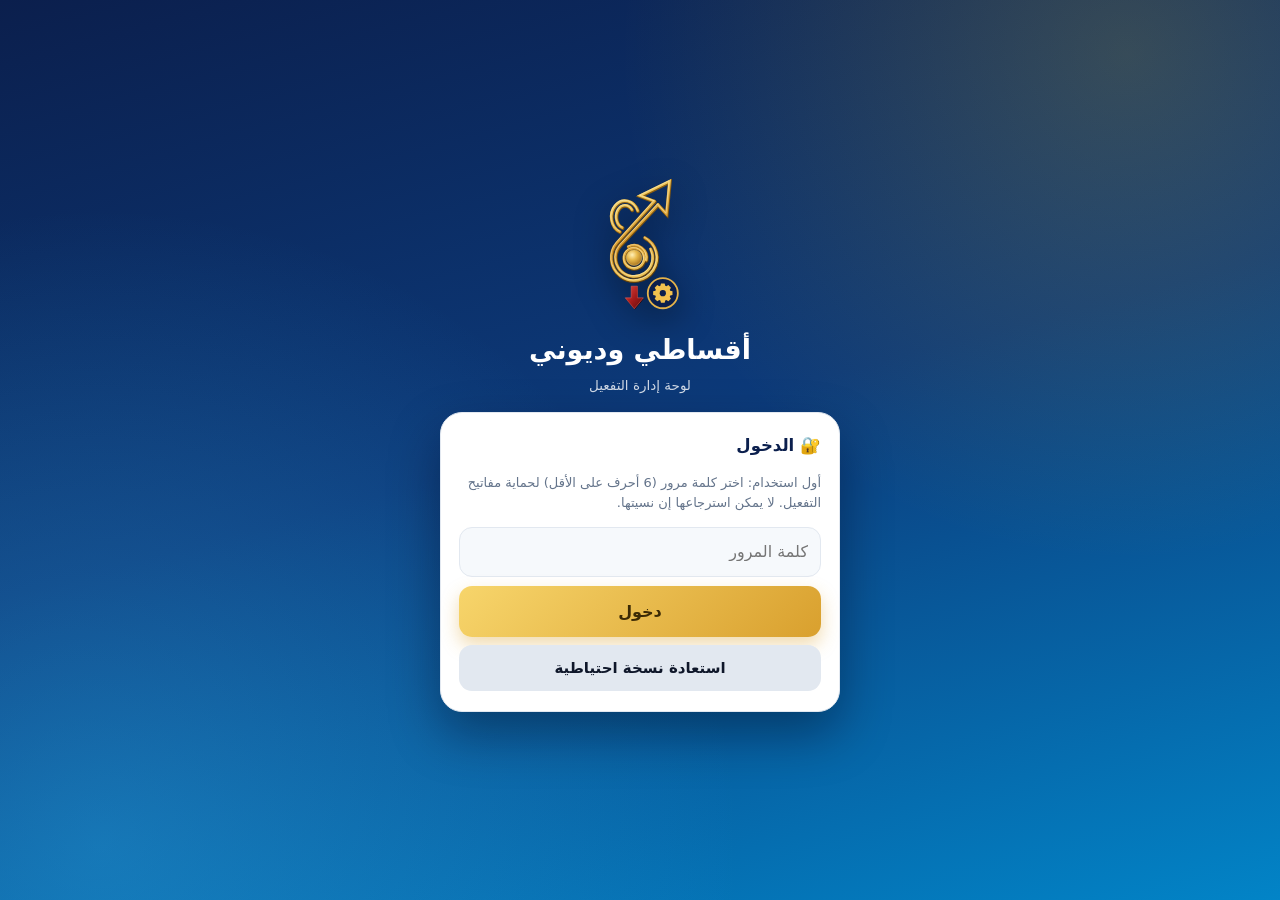
<file: admin.html>
<!DOCTYPE html>
<html lang="ar" dir="rtl">
<head>
<meta charset="utf-8">
<meta name="viewport" content="width=device-width,initial-scale=1,viewport-fit=cover">
<meta name="robots" content="noindex">
<title>إدارة التفعيل</title>
<meta name="theme-color" content="#0b1f4d">
<link rel="manifest" href="admin.webmanifest">
<link rel="apple-touch-icon" href="[data-uri]">
<meta name="apple-mobile-web-app-capable" content="yes">
<meta name="apple-mobile-web-app-status-bar-style" content="black-translucent">
<meta name="mobile-web-app-capable" content="yes">
<meta name="apple-mobile-web-app-title" content="إدارة التفعيل">
<style>
:root{--navy:#0b1f4d;--blue:#0284c7;--gold:#d9a02e;--bg:#eef3f9;--c:#fff;--t:#0f172a;--m:#64748b;--b:#e2e8f0;--in:#f6f9fc}
@media(prefers-color-scheme:dark){:root{--bg:#07101f;--c:#10203a;--t:#e5edf8;--m:#94a3b8;--b:#22365a;--in:#0b1830}}
*{box-sizing:border-box}
body{margin:0;background:var(--bg);color:var(--t);font:15px/1.6 Cairo,system-ui,-apple-system,sans-serif}
.grad{background:radial-gradient(circle at 88% 6%,rgba(250,204,21,.18),transparent 36%),linear-gradient(165deg,#0b1f4d 0%,#0c3a7a 55%,#0284c7 100%)}
.lkp{min-height:100vh;display:flex;align-items:center;justify-content:center;padding:max(18px,env(safe-area-inset-top)) 18px max(18px,env(safe-area-inset-bottom));background:radial-gradient(circle at 88% 6%,rgba(250,204,21,.18),transparent 36%),radial-gradient(circle at 8% 94%,rgba(56,189,248,.3),transparent 44%),linear-gradient(165deg,#0b1f4d 0%,#0c3a7a 48%,#0284c7 100%)}
.lw{width:100%;max-width:400px;text-align:center}
.logo{width:96px;height:96px;border-radius:26px;display:block;margin:0 auto 12px;box-shadow:0 14px 34px rgba(0,0,0,.35)}
.lw h1{color:#fff;font-size:27px;margin:0}.sub{color:rgba(255,255,255,.8);font-size:13.5px;margin:4px 0 16px}
.card{background:var(--c);border:1px solid var(--b);border-radius:22px;padding:16px;margin-bottom:12px;box-shadow:0 8px 24px rgba(2,6,23,.06)}
.lw .card{padding:20px 18px;box-shadow:0 22px 50px rgba(2,6,23,.38);text-align:right}
h2{font-size:16.5px;margin:0 0 12px;color:var(--navy)}@media(prefers-color-scheme:dark){h2{color:#cfe3ff}}
input,select,textarea{width:100%;padding:11px 12px;border:1.5px solid var(--b);border-radius:13px;font:inherit;margin-bottom:9px;background:var(--in);color:var(--t);outline:none}
input:focus,select:focus,textarea:focus{border-color:var(--blue);box-shadow:0 0 0 4px rgba(2,132,199,.14)}
button{padding:11px 14px;border:0;border-radius:13px;background:var(--blue);color:#fff;font:inherit;font-weight:800;cursor:pointer;transition:transform .15s}button:active{transform:scale(.98)}
button.gold{width:100%;background:linear-gradient(135deg,#f7d56b,#d9a02e);color:#3b2a05;box-shadow:0 8px 18px rgba(217,160,46,.38);font-size:16px;padding:13px}
button.g{background:var(--b);color:var(--t)}button.r{background:#fee2e2;color:#b91c1c}button.sm{padding:7px 14px;font-size:13px;background:rgba(255,255,255,.18);color:#fff}
.row{display:flex;gap:8px;flex-wrap:wrap}.row>*{flex:1}
.top{padding:max(14px,env(safe-area-inset-top)) 16px 40px;border-radius:0 0 28px 28px;color:#fff}
.bar{display:flex;align-items:center;gap:11px;max-width:560px;margin:0 auto 14px}.bar>div{flex:1}.bar b{display:block;font-size:18px;line-height:1.3}.bar small{opacity:.8;font-size:12.5px}
.mini{width:46px;height:46px;border-radius:14px;box-shadow:0 0 0 2px rgba(245,196,81,.6)}
.st{display:grid;grid-template-columns:repeat(4,1fr);gap:8px;max-width:560px;margin:auto}
.st>div{background:rgba(255,255,255,.14);border:1px solid rgba(255,255,255,.28);border-radius:14px;padding:8px 2px;text-align:center;backdrop-filter:blur(6px)}
.st b{display:block;font-size:22px;line-height:1.2}.st small{font-size:11.5px;opacity:.85}
main{max-width:560px;margin:-22px auto 0;padding:0 14px max(24px,env(safe-area-inset-bottom))}
.mut{color:var(--m);font-size:13px}.ltr{direction:ltr;unicode-bidi:plaintext;font-family:ui-monospace,Menlo,monospace;word-break:break-all}
.cu{border-top:1px solid var(--b);padding:12px 0}.cu:first-child{border:0}
.cr{display:flex;align-items:center;gap:10px;margin-bottom:8px}.ci{flex:1;min-width:0}.ci b{display:block;color:var(--t);font-size:16px;font-weight:800}
.av{width:42px;height:42px;border-radius:14px;background:linear-gradient(135deg,#0c3a7a,#0284c7);color:#fff;display:grid;place-items:center;font-weight:800;font-size:17px}
.pl{font-size:12.5px;font-weight:800;border-radius:99px;padding:3px 11px;white-space:nowrap}
.pl.ok{background:#dcfce7;color:#15803d}.pl.warn{background:#fef3c7;color:#b45309}.pl.bad{background:#fee2e2;color:#b91c1c}
.cu button{padding:8px 4px;font-size:13px}
#toast{position:fixed;bottom:24px;left:50%;transform:translateX(-50%);background:#0f172a;color:#fff;padding:9px 18px;border-radius:99px;display:none;z-index:9}
[hidden]{display:none!important}

.lg{width:78px;height:140px;margin:0 auto 12px;filter:drop-shadow(0 10px 18px rgba(0,0,0,.45))}
.mini{width:30px;height:54px;flex:none;border-radius:0;box-shadow:none;filter:drop-shadow(0 4px 8px rgba(0,0,0,.35))}
.lkd{stroke-dasharray:1;stroke-dashoffset:1;animation:lkdr 1.1s cubic-bezier(.5,0,.2,1) forwards}@keyframes lkdr{to{stroke-dashoffset:0}}
.lkc{transform-box:fill-box;transform-origin:center;animation:lkpop .6s 1.1s cubic-bezier(.3,1.6,.5,1) both}@keyframes lkpop{from{opacity:0;transform:scale(.3)}}
.lkr{animation:lkdn .6s 1.4s ease both}@keyframes lkdn{from{opacity:0;transform:translateY(-30px)}}
.gr{transform-box:fill-box;transform-origin:center;animation:grs 9s linear infinite}@keyframes grs{to{transform:rotate(360deg)}}
.st>div{animation:rise .5s both}.st>div:nth-child(2){animation-delay:.08s}.st>div:nth-child(3){animation-delay:.16s}.st>div:nth-child(4){animation-delay:.24s}
@keyframes rise{from{opacity:0;transform:translateY(10px)}}
@media(prefers-reduced-motion:reduce){.lkd{animation:none;stroke-dashoffset:0}.lkc,.lkr,.gr,.st>div{animation:none}}

html,body{height:100%;margin:0;overflow:hidden;overscroll-behavior:none}
#app{display:flex;flex-direction:column;height:100vh;height:100dvh}
.top{flex:none;padding-bottom:16px}
.views{flex:1;overflow-y:auto;-webkit-overflow-scrolling:touch;padding:14px 14px calc(100px + env(safe-area-inset-bottom))}
.vw{max-width:560px;margin:auto;animation:rise .35s both}.vw[hidden]{display:none}
.nav{position:fixed;left:0;right:0;bottom:0;z-index:10;display:flex;height:calc(66px + env(safe-area-inset-bottom));padding-bottom:env(safe-area-inset-bottom);background:var(--c);border-radius:26px 26px 0 0;box-shadow:0 -8px 26px rgba(2,6,23,.14)}
.nav .tb{flex:1;background:none;color:var(--m);display:flex;flex-direction:column;align-items:center;justify-content:center;gap:2px;font-size:12px;font-weight:700;border-radius:0;padding:6px}
.nav .tb.on{color:var(--blue)}.nav .gap{width:88px}
.fab{position:absolute;left:50%;top:-28px;transform:translateX(-50%);width:64px;height:64px;border-radius:22px;padding:0;background:linear-gradient(135deg,#5cc4f5,#0284c7);box-shadow:0 0 0 7px var(--bg),0 12px 24px rgba(2,132,199,.45);display:grid;place-items:center}
.fab:active{transform:translateX(-50%) scale(.94)}
.sh{position:fixed;inset:0;z-index:30;background:rgba(2,6,23,.55);display:flex;align-items:flex-end;justify-content:center;animation:fade .2s}
.sp{width:100%;max-width:560px;background:var(--c);border-radius:26px 26px 0 0;padding:16px 16px calc(18px + env(safe-area-inset-bottom));max-height:92vh;max-height:92dvh;overflow:auto;animation:sup .3s cubic-bezier(.2,.8,.2,1)}
.sph{display:flex;justify-content:space-between;align-items:center;margin-bottom:10px}.sph h2{margin:0}
.x{width:34px;height:34px;padding:0;border-radius:50%;background:var(--b);color:var(--t)}
@keyframes sup{from{transform:translateY(100%)}}@keyframes fade{from{opacity:0}}
@media(prefers-reduced-motion:reduce){.vw,.sp,.sh{animation:none}}

#app{position:fixed;inset:0;display:block;height:auto}
.hm{position:absolute;inset:0;overflow:hidden;display:flex;flex-direction:column;align-items:center;justify-content:center;padding:max(20px,env(safe-area-inset-top)) 20px calc(104px + env(safe-area-inset-bottom));text-align:center;color:#fff}
.orb{position:absolute;border-radius:50%;filter:blur(42px);opacity:.5;animation:orb 9s ease-in-out infinite alternate}
.o1{width:260px;height:260px;background:#38bdf8;top:-60px;right:-70px}.o2{width:300px;height:300px;background:#d9a02e;opacity:.2;bottom:70px;left:-110px;animation-delay:-4s}
@keyframes orb{to{transform:translate(30px,40px) scale(1.12)}}
.hl{position:relative;width:230px;height:240px;display:grid;place-items:center}
.hlg{position:relative;z-index:2;width:98px;height:176px;animation:flt 5s ease-in-out infinite;filter:drop-shadow(0 14px 26px rgba(0,0,0,.45))}
@keyframes flt{50%{transform:translateY(-8px)}}
.rg{position:absolute;left:50%;top:50%;width:150px;height:150px;margin:-75px 0 0 -75px;border-radius:50%;border:2px solid rgba(245,196,81,.55);opacity:0;animation:rg 3.6s ease-out infinite}
.r2{animation-delay:1.2s}.r3{animation-delay:2.4s}
@keyframes rg{0%{transform:scale(.6);opacity:.75}100%{transform:scale(2.1);opacity:0}}
.ht{font-size:34px;line-height:1.3;font-weight:800;margin:6px 0 2px;background:linear-gradient(100deg,#fff 20%,#f7d56b 40%,#fff3c4 50%,#f7d56b 60%,#fff 80%);background-size:250% 100%;-webkit-background-clip:text;background-clip:text;-webkit-text-fill-color:transparent;animation:ttl .9s .5s both,shn 4.5s 1.6s ease-in-out infinite}
@keyframes ttl{from{opacity:0;transform:translateY(16px)}}@keyframes shn{to{background-position:-150% 0}}
.hs{font-size:15px;opacity:.85;letter-spacing:.5px;animation:ttl .9s .75s both}
.hm .st{margin-top:22px;width:100%;max-width:420px}
.navw{position:fixed;left:0;right:0;bottom:0;z-index:40;filter:drop-shadow(0 -6px 14px rgba(2,6,23,.13))}
.nb{display:flex;height:70px}.nl,.nr{flex:1;display:flex;background:var(--c)}
.nl{border-top-right-radius:30px}.nr{border-top-left-radius:30px}
.nm{width:140px;height:70px;flex:none;display:block}.nsafe{height:env(safe-area-inset-bottom);background:var(--c)}
.tb{flex:1;position:relative;background:none;color:#9aa7b6;display:flex;flex-direction:column;align-items:center;justify-content:center;gap:3px;font-size:13px;font-weight:600;border-radius:0;padding:6px 2px}
.tb svg{width:30px;height:30px}.tb.on{color:#2563eb}
.bd{position:absolute;top:2px;left:calc(50% + 4px);min-width:24px;height:24px;padding:0 6px;border-radius:12px;background:#2f7ee8;color:#fff;font-size:12.5px;font-weight:800;display:grid;place-items:center}
.fab{position:absolute;left:50%;top:-38px;transform:translateX(-50%);width:76px;height:76px;padding:0;border-radius:28px;background:linear-gradient(145deg,#41c0f8,#0b92dc);box-shadow:0 14px 28px rgba(14,140,214,.42);display:grid;place-items:center}
.sh{position:fixed;inset:0;z-index:30;background:rgba(2,6,23,.5);-webkit-backdrop-filter:blur(6px);backdrop-filter:blur(6px);display:flex;align-items:flex-end;justify-content:center;animation:fade .3s both}
.sp{width:100%;max-width:640px;height:90vh;height:90dvh;max-height:none;padding:0;display:flex;flex-direction:column;background:var(--bg);border-radius:30px 30px 0 0;box-shadow:0 -14px 40px rgba(2,6,23,.35);animation:pop .5s cubic-bezier(.16,1,.3,1) both;overflow:hidden}
.sp.auto{height:auto;max-height:90dvh}
.sgr{display:block;flex:none;width:44px;height:5px;border-radius:3px;background:rgba(148,163,184,.6);margin:9px auto 0}
.sph{flex:none;margin:0;padding:12px 18px 10px}
.sb{flex:1;overflow-y:auto;-webkit-overflow-scrolling:touch;padding:4px 14px calc(104px + env(safe-area-inset-bottom))}
@keyframes pop{from{transform:translateY(100%) scale(.96);opacity:.6}}
.sh.out{animation:fadeo .25s both}.sh.out .sp{animation:popo .25s ease-in both}
@keyframes fadeo{to{opacity:0}}@keyframes popo{to{transform:translateY(100%)}}
@media(prefers-reduced-motion:reduce){.orb,.hlg,.rg,.ht,.hs,.sp,.sh{animation:none}.rg{opacity:0}}

.hm{display:block;padding:0;overflow-x:hidden;overflow-y:auto;-webkit-overflow-scrolling:touch;text-align:initial}
.hero{--p:0;position:relative;display:flex;flex-direction:column;align-items:center;text-align:center;color:#fff;padding:max(18px,env(safe-area-inset-top)) 20px 6px;transform-origin:top center;transform:translateY(calc(var(--p)*-26px)) scale(calc(1 - var(--p)*.1));opacity:calc(1 - var(--p)*.85)}
.hl{width:200px;height:188px}.hlg{width:76px;height:137px}.rg{width:120px;height:120px;margin:-60px 0 0 -60px}
.ht{font-size:30px}.hero .st{margin-top:16px}
.cp{position:relative;min-height:72vh;background:var(--bg);border-radius:30px 30px 0 0;margin-top:18px;padding:0 14px calc(116px + env(safe-area-inset-bottom));box-shadow:0 -10px 30px rgba(2,6,23,.2);animation:rise .6s .4s both}
.ci2{max-width:560px;margin:auto}.cp .sgr{margin-bottom:6px}
.ch{display:flex;align-items:center;justify-content:space-between;margin:8px 0 10px}.ch h2{margin:0}
.cn{background:#2f7ee8;color:#fff;font-weight:800;border-radius:99px;padding:2px 13px;font-size:13.5px}
.cp .cu{background:var(--c);border:1px solid var(--b);border-radius:18px;padding:12px;margin-bottom:10px;box-shadow:0 4px 14px rgba(2,6,23,.05)}
.emp{text-align:center;padding:30px 0}
.nl,.nr{justify-content:center}
.h3{font-size:15px;margin:0 0 6px}
.xt{display:flex;align-items:center;gap:12px;width:100%;text-align:right;background:linear-gradient(135deg,#fff1f2,#ffe4e6);color:#be123c;border:1px solid #fecdd3;border-radius:16px;padding:12px 14px}
.xt svg{width:28px;height:28px;flex:none}.xt b{display:block;font-size:15px}.xt small{display:block;font-weight:600;opacity:.8;font-size:12px}
@media(prefers-color-scheme:dark){.xt{background:#3b1220;border-color:#5b1d33;color:#fda4af}}

html{background:#0b1f4d;-webkit-text-size-adjust:100%}
body{-webkit-tap-highlight-color:transparent;-webkit-user-select:none;user-select:none;touch-action:manipulation;-webkit-touch-callout:none}
input,select,textarea{-webkit-user-select:text;user-select:text;font-size:16px}
.pg{position:fixed;inset:0;z-index:35;display:flex;flex-direction:column;background:var(--bg);transform:translateX(-102%);visibility:hidden;transition:transform .42s cubic-bezier(.2,.8,.2,1),visibility 0s .42s}
.pg.on{transform:none;visibility:visible;transition:transform .42s cubic-bezier(.2,.8,.2,1),visibility 0s}
.ph{flex:none;display:flex;align-items:center;gap:12px;color:#fff;padding:max(14px,env(safe-area-inset-top)) max(16px,env(safe-area-inset-right)) 20px max(16px,env(safe-area-inset-left));border-radius:0 0 28px 28px;box-shadow:0 10px 26px rgba(2,6,23,.22)}
.pbk{width:42px;height:42px;padding:0;border-radius:14px;background:rgba(255,255,255,.16);border:1px solid rgba(255,255,255,.3);display:grid;place-items:center}.pbk svg{width:22px;height:22px}
.pt{flex:1}.pt b{display:block;font-size:20px;line-height:1.3}.pt small{opacity:.8;font-size:12.5px}
.pgr svg{width:34px;height:34px;animation:grs 9s linear infinite}
.pbd{flex:1;overflow-y:auto;-webkit-overflow-scrolling:touch;padding:16px max(14px,env(safe-area-inset-right)) calc(24px + env(safe-area-inset-bottom)) max(14px,env(safe-area-inset-left))}
.pin{max-width:560px;margin:auto}.pg.on .pin .card{animation:rise .5s both}.pg.on .pin .card:nth-child(2){animation-delay:.08s}.pg.on .pin .card:nth-child(3){animation-delay:.16s}
.navw{transition:transform .4s cubic-bezier(.2,.8,.2,1)}body.pgo .navw{transform:translateY(125%)}
@media(prefers-reduced-motion:reduce){.pg,.navw{transition:none}.pgr svg{animation:none}}

.bkst{display:flex;align-items:center;gap:12px;padding:12px 14px;border-radius:16px;margin:10px 0 12px;font-weight:800;animation:bkIn .5s cubic-bezier(.2,.9,.3,1) both}
.bkst i{flex:none;width:38px;height:38px;border-radius:12px;display:grid;place-items:center;font-style:normal;font-size:19px;background:rgba(255,255,255,.55)}
.bkst small{display:block;font-weight:600;opacity:.85;font-size:12px;margin-top:2px;line-height:1.6}
.bkst.ok{background:#dcfce7;color:#15803d}.bkst.warn{background:#fef3c7;color:#b45309}.bkst.bad{background:#fee2e2;color:#b91c1c}
.bkst.ok i{animation:bkPulse 2.4s ease-in-out infinite}
.bkst.warn i,.bkst.bad i{animation:bkShake 3s ease-in-out infinite}
.bkr{display:flex;justify-content:space-between;gap:10px;padding:9px 2px;border-bottom:1px dashed var(--b);font-size:14px}
.bkr span{color:var(--m)}
.bkx{display:flex;justify-content:center;align-items:center;gap:8px;padding:13px;border-radius:14px;background:#16a34a;color:#fff;font-weight:800;cursor:pointer;box-shadow:0 8px 18px rgba(22,163,74,.3);transition:transform .15s}
.bkx:active{transform:scale(.97)}
.bkx input{display:none}
.bkx[hidden]{display:none}
.bkrs{margin-top:12px;padding:12px;border-radius:16px;background:var(--in);border:1px solid var(--b);animation:bkIn .35s ease both}
.bkri{font-size:13px;line-height:1.8;margin-bottom:10px}
.bkd{margin-top:12px}.bkd summary{cursor:pointer;margin-bottom:8px}
.bkl{display:flex;gap:8px;font-size:13px;color:var(--m);padding:4px 0;line-height:1.7}
.bkl span:first-child{color:#16a34a;font-weight:800}
@keyframes bkIn{from{opacity:0;transform:translateY(8px)}}
@keyframes bkPulse{50%{transform:scale(1.12)}}
@keyframes bkShake{0%,88%,100%{transform:rotate(0)}91%{transform:rotate(-12deg)}94%{transform:rotate(10deg)}97%{transform:rotate(-6deg)}}
@media(prefers-reduced-motion:reduce){.bkst,.bkst i,.bkrs{animation:none!important}}

.cbt{display:flex;align-items:center;justify-content:space-between;gap:12px;padding:11px 2px;border-bottom:1px dashed var(--b)}
.cbt b{font-size:14px}.cbt small{display:block;color:var(--m);font-size:12px;margin-top:2px;line-height:1.6}
.sw{-webkit-appearance:none;appearance:none;flex:none;width:46px;height:28px;border-radius:99px;background:#cbd5e1;position:relative;transition:background .2s;border:0;margin:0;padding:0}
.sw::after{content:"";position:absolute;top:3px;left:3px;width:22px;height:22px;border-radius:50%;background:#fff;box-shadow:0 2px 5px rgba(0,0,0,.25);transition:transform .2s}
.sw:checked{background:#16a34a}.sw:checked::after{transform:translateX(18px)}
select.cbs{width:auto;padding:7px 10px}
.cbh{font-weight:800;margin:14px 0 4px}
.cbi{display:flex;align-items:center;gap:8px;padding:10px 2px;border-bottom:1px dashed var(--b);animation:bkIn .35s ease both}
.cbi .cbd{flex:1;min-width:0}.cbi .cbd b{display:block;font-size:14px}.cbi .cbd small{color:var(--m);font-size:12px}
.cbi button{width:auto;flex:none;padding:7px 12px;font-size:13px}
button.grn{background:#dcfce7;color:#15803d}
button:disabled{opacity:.6}
@media(prefers-reduced-motion:reduce){.cbi{animation:none!important}.sw,.sw::after{transition:none}}
</style>
</head>
<body>
<svg width="0" height="0" style="position:absolute" aria-hidden="true"><defs><linearGradient id="adg1" gradientUnits="userSpaceOnUse" x1="30" y1="20" x2="260" y2="440"><stop offset="0" stop-color="#fff3c4"/><stop offset=".22" stop-color="#f0c95f"/><stop offset=".5" stop-color="#d89a2c"/><stop offset=".78" stop-color="#eec65c"/><stop offset="1" stop-color="#b8821f"/></linearGradient><linearGradient id="adg2" gradientUnits="userSpaceOnUse" x1="30" y1="20" x2="260" y2="440"><stop offset="0" stop-color="#9a6a14"/><stop offset="1" stop-color="#5a3705"/></linearGradient><radialGradient id="adcoin" cx=".38" cy=".32" r=".8"><stop offset="0" stop-color="#fff0b8"/><stop offset=".4" stop-color="#e8b94c"/><stop offset="1" stop-color="#9a6516"/></radialGradient><linearGradient id="adred" x1="0" y1="0" x2="1" y2="1"><stop offset="0" stop-color="#e0453f"/><stop offset=".5" stop-color="#a51b1b"/><stop offset="1" stop-color="#5a0b0b"/></linearGradient><linearGradient id="adshg" x1="0" y1="0" x2="1" y2="0"><stop offset="0" stop-color="#fff" stop-opacity="0"/><stop offset=".5" stop-color="#fff" stop-opacity=".95"/><stop offset="1" stop-color="#fff" stop-opacity="0"/></linearGradient></defs></svg>
<div id="lock" class="lkp"><div class="lw">
  <div class="lg" data-lg></div>
  <h1>أقساطي وديوني</h1><div class="sub">لوحة إدارة التفعيل</div>
  <div class="card">
    <h2>🔐 الدخول</h2>
    <p class="mut" id="lt"></p>
    <input id="pw" type="password" placeholder="كلمة المرور" autocomplete="off">
    <textarea id="rs" rows="3" hidden placeholder="الصق النسخة الاحتياطية هنا" class="ltr"></textarea>
    <label class="bkx" id="rfl" hidden style="margin-bottom:9px">📂 اختيار ملف النسخة<input type="file" id="rf" accept=".json,.txt,application/json,text/plain"></label>
    <button class="gold" id="lb">دخول</button>
    <button class="g" id="lr" style="width:100%;margin-top:8px">استعادة نسخة احتياطية</button>
  </div>
</div></div>

<div id="app" hidden>
  <div class="hm grad" id="hm">
    <i class="orb o1"></i><i class="orb o2"></i>
    <div class="hero" id="hero">
      <div class="hl"><i class="rg"></i><i class="rg r2"></i><i class="rg r3"></i><div class="hlg" data-lg></div></div>
      <h1 class="ht">لوحة إدارة التفعيل</h1>
      <div class="hs">أقساطي وديوني</div>
      <div class="st"><div><b id="s1">0</b><small>العملاء</small></div><div><b id="s2">0</b><small>فعّال</small></div><div><b id="s3">0</b><small>ينتهي قريباً</small></div><div><b id="s4">0</b><small>منتهٍ</small></div></div>
    </div>
    <section class="cp"><i class="sgr"></i><div class="ci2">
      <div class="ch"><h2>👥 العملاء</h2><span class="cn" id="cn">0</span></div>
      <input id="q" placeholder="🔍 بحث بالاسم أو الرقم"><div id="ls"></div>
    </div></section>
  </div>
  <div class="navw">
    <div class="nb">
      <div class="nl"><button class="tb on" id="t0"><svg viewBox="0 0 24 24" fill="none" stroke="currentColor" stroke-width="1.9" stroke-linecap="round" stroke-linejoin="round"><path d="M3 11.5 12 4l9 7.5"/><path d="M5.5 10v9.5h4.5v-5h4v5h4.5V10"/></svg><span>الرئيسية</span></button></div>
      <svg class="nm" viewBox="0 0 140 70" preserveAspectRatio="none" aria-hidden="true"><path d="M0,0 C28,0 38,41 70,41 C102,41 112,0 140,0 V70 H0 Z" style="fill:var(--c)"/></svg>
      <div class="nr"><button class="tb" id="t2"><svg viewBox="0 0 24 24" fill="none" stroke="currentColor" stroke-width="1.9" stroke-linecap="round" stroke-linejoin="round"><circle cx="12" cy="12" r="3.5"/><path d="M12 2.5v3M12 18.5v3M2.5 12h3M18.5 12h3M5.3 5.3l2.1 2.1M16.6 16.6l2.1 2.1M18.7 5.3l-2.1 2.1M7.4 16.6l-2.1 2.1"/></svg><span>الإعدادات</span></button></div>
    </div>
    <div class="nsafe"></div>
    <button class="fab" id="fab" aria-label="إصدار رمز جديد"><svg width="38" height="38" viewBox="0 0 24 24" fill="none" stroke="#fff" stroke-width="2.2" stroke-linecap="round"><path d="M12 4v16M4 12h16"/></svg></button>
  </div>
</div>

<div id="pgS" class="pg" aria-label="الإعدادات">
  <header class="ph grad"><button class="pbk" id="pb" aria-label="رجوع"><svg viewBox="0 0 24 24" fill="none" stroke="currentColor" stroke-width="2.2" stroke-linecap="round" stroke-linejoin="round"><path d="M5 12h14M13 6l6 6-6 6"/></svg></button><div class="pt"><b>الإعدادات</b><small>لوحة إدارة التفعيل</small></div><span class="pgr"><svg viewBox="0 0 24 24" fill="none" stroke="#f7d56b" stroke-width="1.9" stroke-linecap="round"><circle cx="12" cy="12" r="3.5"/><path d="M12 2.5v3M12 18.5v3M2.5 12h3M18.5 12h3M5.3 5.3l2.1 2.1M16.6 16.6l2.1 2.1M18.7 5.3l-2.1 2.1M7.4 16.6l-2.1 2.1"/></svg></span></header>
  <div class="pbd"><div class="pin">
    <div class="card"><h2 class="h3">💬 واتساب التفعيل</h2><p class="mut">الرقم الذي يظهر للعميل في شاشة التفعيل.</p>
      <input id="wa" inputmode="numeric" class="ltr" value="9647737043441" style="margin:0"></div>
    <div class="card"><h2 class="h3">🧩 ملف الإعداد والنسخ الاحتياطي</h2><p class="mut">انسخ نص الإعداد وضعه في license-config.js، واحفظ نسخة احتياطية مشفّرة من مفاتيحك.</p>
      <p class="mut">بصمة مفتاحك: <b class="ltr" id="fp">-</b> (يجب أن تطابق «key» في شاشة التفعيل)</p>
      <div class="row"><button id="sc">نص license-config.js</button></div>
      <textarea id="cfg" rows="8" readonly hidden class="ltr" style="margin:9px 0 0"></textarea></div>
    <div class="card bkc" id="bkCard"><h2 class="h3">☁️ النسخة الاحتياطية</h2>
      <p class="mut">نسخة مشفّرة بكلمة مرور اللوحة تحمي مفاتيحك وعملاءك من الضياع.</p>
      <div class="bkst" id="bkSt"></div>
      <div class="bkr"><span>🗓️ آخر نسخة</span><b id="bkTs">—</b></div>
      <div class="bkr"><span>👥 العملاء في النسخة</span><b id="bkN">—</b></div>
      <div class="bkr"><span>🔖 النوع</span><b id="bkTy">—</b></div>
      <button class="gold" id="bkNow" style="margin-top:12px">⬇️ إنشاء نسخة احتياطية الآن</button>
      <button class="g" id="bkCp" style="width:100%;margin-top:8px">📋 نسخ النص بدل الملف</button>
    </div>
    <div class="card cbk" id="cbCard"><h2 class="h3">🌐 النسخ الأونلاين (Google Drive)</h2>
      <p class="mut">ارفع نسخة مشفّرة إلى حسابك في Google Drive داخل مجلد مخفي خاص بالتطبيق، لا يصل التطبيق لباقي ملفاتك.</p>
      <div class="bkst" id="cbSt"></div>
      <div id="cbBody"></div>
    </div>
    <div class="card"><h2 class="h3">📥 استعادة نسخة احتياطية</h2>
      <p class="mut">اختر ملف النسخة (‎.json). تحل محل الخزنة الحالية بعد إدخال كلمة مرور تلك النسخة.</p>
      <label class="bkx">📂 اختيار ملف<input type="file" id="bkFile" accept=".json,.txt,application/json,text/plain"></label>
      <div id="bkRs" class="bkrs" hidden><div class="bkri" id="bkRi"></div><input id="bkRp" type="password" placeholder="كلمة مرور النسخة" autocomplete="off"><div class="row"><button class="gold" id="bkGo" style="flex:1;width:auto">استعادة</button><button class="g" id="bkNo">إلغاء</button></div></div>
      <details class="bkd"><summary class="mut">طريقة بديلة: لصق النص</summary><textarea id="bkTx" rows="3" class="ltr" placeholder="الصق نص النسخة هنا"></textarea><button class="g" id="bkPs" style="width:100%">قراءة النص</button></details>
    </div>
    <div class="card"><h2 class="h3">ℹ️ معلومات مهمة</h2>
      <div class="bkl"><span>✔</span><span>الملف مشفّر، ولا يُقرأ بدون كلمة مرور اللوحة.</span></div>
      <div class="bkl"><span>✔</span><span>احفظ الملف خارج المتصفح: ملفات آيفون، أو واتساب لنفسك، أو إيميل.</span></div>
      <div class="bkl"><span>✔</span><span>خذ نسخة جديدة بعد كل إصدار أو تجديد أو حذف.</span></div>
      <div class="bkl"><span>✔</span><span>بعد الاستعادة تصبح كلمة مرور اللوحة هي كلمة مرور تلك النسخة.</span></div>
      <div class="bkl"><span>✔</span><span>تُحفظ الخزنة السابقة تلقائياً قبل أي استعادة كإجراء أمان.</span></div>
      <div class="bkl"><span>✔</span><span>النسخة على Google Drive تحمل نفس التشفير، وتُحفظ في مجلد مخفي لا يختلط بنسخ تطبيق الأقساط.</span></div>
      <div class="bkl"><span>✔</span><span>الاستعادة من السحابة تمرّ بنفس خطوة كلمة المرور في قسم «استعادة نسخة».</span></div>
    </div>
    <div class="card"><h2 class="h3">🔒 الحساب</h2>
      <button class="xt" id="xt"><svg viewBox="0 0 24 24" fill="none" stroke="currentColor" stroke-width="1.9" stroke-linecap="round" stroke-linejoin="round"><path d="M9 4H5.5A1.5 1.5 0 0 0 4 5.5v13A1.5 1.5 0 0 0 5.5 20H9"/><path d="M16 8l4 4-4 4M20 12H9"/></svg><span><b>تسجيل الخروج</b><small>يُقفل التطبيق وتحتاج كلمة المرور للدخول مجدداً</small></span></button></div>
  </div></div>
</div>

<div id="shI" class="sh" hidden><div class="sp auto"><i class="sgr"></i>
  <div class="sph"><h2>🔑 إصدار رمز تفعيل</h2><button class="x" data-x="shI" aria-label="إغلاق">✕</button></div>
  <div class="sb"><div class="card">
    <input id="nm" placeholder="اسم العميل">
    <input id="ph" inputmode="numeric" class="ltr" placeholder="واتساب العميل مع المفتاح 9647701234567">
    <input id="dev" class="ltr" placeholder="رقم جهاز العميل XXXX-XXXX" autocapitalize="characters">
    <label class="mut"><input id="any" type="checkbox" style="width:auto;margin-left:6px"> يعمل على أي جهاز</label>
    <select id="dur"><option value="30">شهر</option><option value="90">3 أشهر</option><option value="180">6 أشهر</option><option value="365">سنة</option><option value="0">دائم</option></select>
    <button class="gold" id="go">إصدار الرمز</button>
    <div id="res" hidden style="margin-top:12px"><textarea id="out" rows="4" readonly class="ltr"></textarea>
      <div class="row"><button id="cc">نسخ الرمز</button><button id="cw" class="g">💬 إرسال بواتساب</button></div></div>
  </div></div>
</div></div>
<div id="toast"></div>
<script>
var LG="<svg viewBox=\"0 0 300 540\" style=\"--d:0s;width:100%;height:100%;overflow:visible\" aria-hidden=\"true\"><g fill=\"none\" stroke-linecap=\"round\" stroke-linejoin=\"miter\" stroke-miterlimit=\"6\"><g stroke=\"url(#adg2)\" stroke-width=\"14\" transform=\"translate(1.5,2.5)\"><path class=\"lkd\" pathLength=\"1\" style=\"animation-delay:calc(var(--d) + 0.0s)\" d=\"M205,97 L150,76 L264,20 L252,146 L219,110\"/><path class=\"lkd\" pathLength=\"1\" style=\"animation-delay:calc(var(--d) + 0.25s)\" d=\"M205.0,97.0 L61.6,256.1 A88,88 0 1 0 168.3,237.3\"/><path class=\"lkd\" pathLength=\"1\" style=\"animation-delay:calc(var(--d) + 0.4s)\" d=\"M219.0,110.0 L74.2,266.0 A72,72 0 1 0 190.6,281.2\"/><path class=\"lkd\" pathLength=\"1\" style=\"animation-delay:calc(var(--d) + 0.8s)\" d=\"M104.5,272.6 A48,48 0 0 1 174.0,325.0\"/><path class=\"lkd\" pathLength=\"1\" style=\"animation-delay:calc(var(--d) + 0.6s)\" d=\"M72.1,214.5 A53,62 0 1 1 141.1,133.8\"/><path class=\"lkd\" pathLength=\"1\" style=\"animation-delay:calc(var(--d) + 0.75s)\" d=\"M81.5,198.8 A34,44 0 1 1 118.8,129.9\"/><path class=\"lkd\" pathLength=\"1\" style=\"animation-delay:calc(var(--d) + 0.95s)\" d=\"M166,315 A39,39 0 1 1 165.99,314.8\"/></g><g stroke=\"url(#adg1)\" stroke-width=\"10\"><path class=\"lkd\" pathLength=\"1\" style=\"animation-delay:calc(var(--d) + 0.0s)\" d=\"M205,97 L150,76 L264,20 L252,146 L219,110\"/><path class=\"lkd\" pathLength=\"1\" style=\"animation-delay:calc(var(--d) + 0.25s)\" d=\"M205.0,97.0 L61.6,256.1 A88,88 0 1 0 168.3,237.3\"/><path class=\"lkd\" pathLength=\"1\" style=\"animation-delay:calc(var(--d) + 0.4s)\" d=\"M219.0,110.0 L74.2,266.0 A72,72 0 1 0 190.6,281.2\"/><path class=\"lkd\" pathLength=\"1\" style=\"animation-delay:calc(var(--d) + 0.8s)\" d=\"M104.5,272.6 A48,48 0 0 1 174.0,325.0\"/><path class=\"lkd\" pathLength=\"1\" style=\"animation-delay:calc(var(--d) + 0.6s)\" d=\"M72.1,214.5 A53,62 0 1 1 141.1,133.8\"/><path class=\"lkd\" pathLength=\"1\" style=\"animation-delay:calc(var(--d) + 0.75s)\" d=\"M81.5,198.8 A34,44 0 1 1 118.8,129.9\"/><path class=\"lkd\" pathLength=\"1\" style=\"animation-delay:calc(var(--d) + 0.95s)\" d=\"M166,315 A39,39 0 1 1 165.99,314.8\"/></g><g stroke=\"#fff6d2\" stroke-width=\"2.2\" transform=\"translate(-1.8,-2)\" opacity=\".85\"><path class=\"lkd\" pathLength=\"1\" style=\"animation-delay:calc(var(--d) + 0.0s)\" d=\"M205,97 L150,76 L264,20 L252,146 L219,110\"/><path class=\"lkd\" pathLength=\"1\" style=\"animation-delay:calc(var(--d) + 0.25s)\" d=\"M205.0,97.0 L61.6,256.1 A88,88 0 1 0 168.3,237.3\"/><path class=\"lkd\" pathLength=\"1\" style=\"animation-delay:calc(var(--d) + 0.4s)\" d=\"M219.0,110.0 L74.2,266.0 A72,72 0 1 0 190.6,281.2\"/><path class=\"lkd\" pathLength=\"1\" style=\"animation-delay:calc(var(--d) + 0.8s)\" d=\"M104.5,272.6 A48,48 0 0 1 174.0,325.0\"/><path class=\"lkd\" pathLength=\"1\" style=\"animation-delay:calc(var(--d) + 0.6s)\" d=\"M72.1,214.5 A53,62 0 1 1 141.1,133.8\"/><path class=\"lkd\" pathLength=\"1\" style=\"animation-delay:calc(var(--d) + 0.75s)\" d=\"M81.5,198.8 A34,44 0 1 1 118.8,129.9\"/><path class=\"lkd\" pathLength=\"1\" style=\"animation-delay:calc(var(--d) + 0.95s)\" d=\"M166,315 A39,39 0 1 1 165.99,314.8\"/></g></g><g class=\"lkc\"><circle cx=\"127\" cy=\"319\" r=\"31\" fill=\"#5a3705\" opacity=\".45\"/><circle cx=\"127\" cy=\"315\" r=\"30\" fill=\"url(#adcoin)\" stroke=\"#f5dc92\" stroke-width=\"1.5\"/></g><g class=\"lkr\"><path d=\"M116,425 H140 V470 H163 L128,512 L93,470 H116 Z\" fill=\"#2c0505\" transform=\"translate(2,3)\"/><path d=\"M116,425 H140 V470 H163 L128,512 L93,470 H116 Z\" fill=\"url(#adred)\" stroke=\"#e8645c\" stroke-width=\"2\"/></g><circle cx=\"238\" cy=\"452\" r=\"58\" fill=\"#0b1f4d\" stroke=\"#e5b34a\" stroke-width=\"7\"/><g class=\"gr\"><polygon points=\"266.5,442.7 275.3,444.9 275.3,459.1 266.5,461.3 265.7,463.5 264.7,465.6 269.4,473.4 259.4,483.4 251.6,478.7 249.5,479.7 247.3,480.5 245.1,489.3 230.9,489.3 228.7,480.5 226.5,479.7 224.4,478.7 216.6,483.4 206.6,473.4 211.3,465.6 210.3,463.5 209.5,461.3 200.7,459.1 200.7,444.9 209.5,442.7 210.3,440.5 211.3,438.4 206.6,430.6 216.6,420.6 224.4,425.3 226.5,424.3 228.7,423.5 230.9,414.7 245.1,414.7 247.3,423.5 249.5,424.3 251.6,425.3 259.4,420.6 269.4,430.6 264.7,438.4 265.7,440.5\" fill=\"#f2c14e\"/><circle cx=\"238\" cy=\"452\" r=\"12\" fill=\"#0b1f4d\"/></g></svg>";
document.querySelectorAll('[data-lg]').forEach(function(e){e.innerHTML=LG});
var CV={};
function cnt(id,to){var el=document.getElementById(id),from=CV[id]||0,t0=Date.now();CV[id]=to;(function f(){var p=Math.min(1,(Date.now()-t0)/600),e=1-Math.pow(1-p,3);el.textContent=Math.round(from+(to-from)*e);if(p<1)requestAnimationFrame(f)})()}
(function(){var u=document.querySelector('link[rel="apple-touch-icon"]').href;
document.querySelectorAll('img[data-ic]').forEach(function(i){i.src=u});
var f=document.createElement('link');f.rel='icon';f.type='image/png';f.href=u;document.head.appendChild(f)})();
if('serviceWorker' in navigator&&/^https?:$/.test(location.protocol))navigator.serviceWorker.register('sw.js').catch(function(){});
var $=function(i){return document.getElementById(i)};
function lsGet(k){try{return localStorage.getItem(k)}catch(e){return null}}
function lsSet(k,v){try{localStorage.setItem(k,v)}catch(e){}}
var enc=new TextEncoder(),dec=new TextDecoder(),S=null,AK=null,SK=null,salt=null,cur=null;
var ECD={name:'ECDSA',namedCurve:'P-256'};
function b64(u){u=new Uint8Array(u);var s='';for(var i=0;i<u.length;i++)s+=String.fromCharCode(u[i]);return btoa(s)}
function ub64(s){var b=atob(s),u=new Uint8Array(b.length);for(var i=0;i<b.length;i++)u[i]=b.charCodeAt(i);return u}
function b64u(u){return b64(u).replace(/\+/g,'-').replace(/\//g,'_').replace(/=+$/,'')}
function ymd(d){return d.getFullYear()+'-'+('0'+(d.getMonth()+1)).slice(-2)+'-'+('0'+d.getDate()).slice(-2)}
function norm(s){return(s||'').toUpperCase().replace(/[^A-Z0-9]/g,'')}
function fmt(d){return d==='*'?'أي جهاز':d.slice(0,4)+'-'+d.slice(4)}
function msg(t){var m=$('toast');m.textContent=t;m.style.display='block';setTimeout(function(){m.style.display='none'},2500)}
function cp(t){navigator.clipboard.writeText(t).then(function(){msg('تم النسخ')},function(){prompt('انسخ النص:',t)})}
function el(tag,text,cls){var e=document.createElement(tag);if(text)e.textContent=text;if(cls)e.className=cls;return e}

async function derive(pw,sl){var m=await crypto.subtle.importKey('raw',enc.encode(pw),'PBKDF2',false,['deriveKey']);return crypto.subtle.deriveKey({name:'PBKDF2',salt:sl,iterations:200000,hash:'SHA-256'},m,{name:'AES-GCM',length:256},false,['encrypt','decrypt'])}
async function save(){var iv=crypto.getRandomValues(new Uint8Array(12));var ct=await crypto.subtle.encrypt({name:'AES-GCM',iv:iv},AK,enc.encode(JSON.stringify(S)));lsSet('aqsati_vault',JSON.stringify({s:b64(salt),i:b64(iv),c:b64(ct)}))}
async function openVault(text,pw){var v=JSON.parse(text);salt=ub64(v.s);AK=await derive(pw,salt);var pt=await crypto.subtle.decrypt({name:'AES-GCM',iv:ub64(v.i)},AK,ub64(v.c));S=JSON.parse(dec.decode(pt));SK=await crypto.subtle.importKey('jwk',S.priv,ECD,false,['sign'])}
async function setup(pw){salt=crypto.getRandomValues(new Uint8Array(16));AK=await derive(pw,salt);var kp=await crypto.subtle.generateKey(ECD,true,['sign','verify']);S={priv:await crypto.subtle.exportKey('jwk',kp.privateKey),customers:[]};SK=kp.privateKey;await save()}
async function mk(dev,exp){var data=enc.encode(JSON.stringify({d:dev,e:exp}));var sig=await crypto.subtle.sign({name:'ECDSA',hash:'SHA-256'},SK,data);return b64u(data)+'.'+b64u(sig)}

var V=lsGet('aqsati_vault');
$('lt').textContent=V?'أدخل كلمة المرور.':'أول استخدام: اختر كلمة مرور (6 أحرف على الأقل) لحماية مفاتيح التفعيل. لا يمكن استرجاعها إن نسيتها.';
$('lr').onclick=function(){$('rs').hidden=false;$('rfl').hidden=false};
$('lb').onclick=async function(){
  var pw=$('pw').value,rs=$('rs').value.trim(),u0=null;
  if(rs){u0=unwrap(rs);if(u0)rs=u0.vault}
  if(pw.length<6)return msg('كلمة المرور 6 أحرف على الأقل');
  try{
    if(rs){await openVault(rs,pw);lsSet('aqsati_vault',rs);lsSet(BM,JSON.stringify({ts:(u0&&u0.ts)||new Date().toISOString(),n:S.customers.length,fp:vfp(rs),ty:'مستعادة'}))}
    else if(V)await openVault(V,pw);
    else await setup(pw);
    start();
  }catch(e){msg('كلمة المرور أو النسخة غير صحيحة')}
};
function start(){$('fp').textContent=S.priv.x.slice(0,6);$('lock').hidden=true;$('app').hidden=false;render();bkRefresh();cbPaint();if(location.protocol==='https:')cbLoadGis();setTimeout(bkWarn,1200);setTimeout(cloudAuto,2600)}

function status(c){
  if(c.e==='0')return['دائم','ok'];
  var d=Math.round((new Date(c.e)-new Date(ymd(new Date())))/864e5);
  return d<0?['منتهٍ منذ '+(-d)+' يوم','bad']:d<=7?['باقي '+d+' يوم','warn']:['باقي '+d+' يوم','ok'];
}
function wa(c){window.open('https://wa.me/'+(c.p||'')+'?text='+encodeURIComponent('رمز تفعيل تطبيق الأقساط:\n'+c.c),'_blank')}
function show(c){cur=c;$('out').value=c.c;$('res').hidden=false}
function render(){
  var q=($('q').value||'').toLowerCase(),L=$('ls'),n=S.customers,c={ok:0,warn:0,bad:0};
  n.forEach(function(x){c[status(x)[1]]++});
  cnt('s1',n.length);$('cn').textContent=n.length;cnt('s2',c.ok+c.warn);cnt('s3',c.warn);cnt('s4',c.bad);
  L.textContent='';
  var a=n.filter(function(x){return(x.n+x.p+x.d).toLowerCase().indexOf(q)>-1});
  if(!a.length){L.appendChild(el('p','لا يوجد عملاء بعد. اضغط زر + لإصدار أول رمز.','mut emp'));return}
  a.forEach(function(x){
    var st=status(x),w=el('div','','cu'),t=el('div','','cr'),i=el('div','','ci');
    t.appendChild(el('div',(x.n||'؟').trim().charAt(0),'av'));
    i.appendChild(el('b',x.n));i.appendChild(el('span',(x.p?x.p+'  •  ':'')+fmt(x.d),'mut ltr'));
    t.appendChild(i);t.appendChild(el('span',st[0],'pl '+st[1]));w.appendChild(t);
    var r=el('div','','row');
    [['تجديد','g',function(){$('nm').value=x.n;$('ph').value=x.p;$('any').checked=x.d==='*';$('dev').value=x.d==='*'?'':fmt(x.d);openSheet(true);msg('اختر المدة واضغط إصدار')}],
     ['نسخ الرمز','g',function(){cp(x.c)}],['واتساب','g',function(){wa(x)}],
     ['حذف','r',async function(){if(confirm('حذف '+x.n+'؟')){S.customers=S.customers.filter(function(y){return y!==x});await save();render()}}]
    ].forEach(function(d){var bt=el('button',d[0],d[1]);bt.onclick=d[2];r.appendChild(bt)});
    w.appendChild(r);L.appendChild(w);
  });
}
var SH=['shI'];
function act(id){['t0','t2'].forEach(function(i){$(i).classList.toggle('on',i===id)})}
function openS(id,tb){SH.forEach(function(i){if(i!==id)$(i).hidden=true});var s=$(id);s.classList.remove('out');s.hidden=false;if(tb)act(tb)}
function closeS(id){var s=$(id);if(s.hidden)return;s.classList.add('out');setTimeout(function(){s.hidden=true;s.classList.remove('out');if(!SH.some(function(i){return !$(i).hidden}))act('t0')},230)}
function openSheet(keep){if(!keep){['nm','ph','dev'].forEach(function(i){$(i).value=''});$('any').checked=false;$('res').hidden=true}openS('shI')}
$('t0').onclick=function(){SH.forEach(closeS);act('t0');$('hm').scrollTo({top:0,behavior:'smooth'})};
function openPage(){$('pgS').classList.add('on');document.body.classList.add('pgo');try{history.pushState({pg:1},'')}catch(e){}}
function closePage(){$('pgS').classList.remove('on');document.body.classList.remove('pgo')}
$('t2').onclick=openPage;
$('pb').onclick=function(){if(history.state&&history.state.pg)history.back();else closePage()};
addEventListener('popstate',closePage);
$('xt').onclick=function(){location.reload()};
$('fab').onclick=function(){openSheet(false)};
document.querySelectorAll('[data-x]').forEach(function(b){b.onclick=function(){closeS(b.getAttribute('data-x'))}});
document.querySelectorAll('.sh').forEach(function(s){s.onclick=function(e){if(e.target===s)closeS(s.id)}});
$('q').oninput=render;
(function(){var hm=$('hm'),h=$('hero'),t=0;hm.addEventListener('scroll',function(){if(t)return;t=requestAnimationFrame(function(){t=0;h.style.setProperty('--p',Math.min(1,hm.scrollTop/260))})},{passive:true})})();
$('go').onclick=async function(){
  var any=$('any').checked,dev=any?'*':norm($('dev').value);
  if(!any&&dev.length!==8)return msg('رقم الجهاز 8 خانات، أو فعّل «أي جهاز»');
  var days=$('dur').value,exp='0';
  if(days!=='0'){var d=new Date();d.setDate(d.getDate()+(+days));exp=ymd(d)}
  var rec={n:$('nm').value.trim()||'بدون اسم',p:$('ph').value.replace(/\D/g,''),d:dev,e:exp,c:await mk(dev,exp),t:ymd(new Date())};
  var i=dev==='*'?-1:S.customers.findIndex(function(x){return x.d===dev});
  if(i>=0)S.customers[i]=rec;else S.customers.unshift(rec);
  await save();show(rec);render();
};
$('cc').onclick=function(){cp($('out').value)};
$('cw').onclick=function(){if(cur)wa(cur)};
$('sc').onclick=function(){
  var pub={kty:'EC',crv:'P-256',x:S.priv.x,y:S.priv.y};
  var t='window.AQSATI_LICENSE = '+JSON.stringify({publicKey:pub,whatsapp:$('wa').value.replace(/\D/g,'')},null,2)+';\n';
  $('cfg').value=t;$('cfg').hidden=false;cp(t);
};
/* ===== النسخة الاحتياطية الخاصة باللوحة ===== */
var BM='aqsati_bak_meta',PEND=null;
function pad2(n){return('0'+n).slice(-2)}
function fts(t){var d=new Date(t);if(isNaN(d))return'—';return d.getFullYear()+'/'+pad2(d.getMonth()+1)+'/'+pad2(d.getDate())+'  '+pad2(d.getHours())+':'+pad2(d.getMinutes())}
function vfp(t){try{return JSON.parse(t).i||''}catch(e){return''}}
function bkMeta(){try{return JSON.parse(lsGet(BM)||'null')}catch(e){return null}}
function unwrap(t){
  t=(t||'').trim();
  try{
    var o=JSON.parse(t);
    if(o&&o.s&&o.i&&o.c)return{vault:t};
    if(o&&o.vault){var v=typeof o.vault==='string'?o.vault:JSON.stringify(o.vault),p=JSON.parse(v);if(p&&p.s&&p.i&&p.c)return{vault:v,ts:o.ts,n:o.n}}
  }catch(e){}
  return null;
}
function bkMark(ty,v){lsSet(BM,JSON.stringify({ts:new Date().toISOString(),n:S.customers.length,fp:vfp(v),ty:ty}));bkRefresh()}
function bkRefresh(){
  if(!S||!$('bkSt'))return;
  var m=bkMeta(),v=lsGet('aqsati_vault'),cls,ic,t,sub;
  if(!m){cls='bad';ic='⚠️';t='لا توجد نسخة احتياطية بعد';sub='إذا ضاعت بيانات المتصفح تضيع مفاتيحك وكل رموز عملائك'}
  else if(m.fp&&m.fp===vfp(v)){cls='ok';ic='🛡️';t='نسختك الاحتياطية محدّثة';sub='لا توجد تغييرات بعد آخر نسخة'}
  else{cls='warn';ic='⏳';var d=S.customers.length-(m.n||0);t='توجد تغييرات بعد آخر نسخة';sub=(d>0?'عملاء جدد: '+d+' — ':'')+'أنشئ نسخة جديدة للحفاظ على أحدث البيانات'}
  var st=$('bkSt'),dv=el('div');
  st.className='bkst '+cls;st.textContent='';
  dv.appendChild(el('div',t));dv.appendChild(el('small',sub));
  st.appendChild(el('i',ic));st.appendChild(dv);
  $('bkTs').textContent=m?fts(m.ts):'—';$('bkN').textContent=m?String(m.n):'—';$('bkTy').textContent=m?m.ty:'—';
}
function bkWarn(){
  var m=bkMeta(),v=lsGet('aqsati_vault');
  if(!m)return msg('تنبيه: لم تأخذ نسخة احتياطية بعد (الإعدادات ← النسخة الاحتياطية)');
  if(m.fp!==vfp(v)&&Date.now()-new Date(m.ts)>864e5)msg('توجد تغييرات بعد آخر نسخة احتياطية');
}
function bkPack(){
  var v=lsGet('aqsati_vault');if(!v)return null;
  var now=new Date();
  return{v:v,now:now,txt:JSON.stringify({app:'aqsati-admin',v:1,ts:now.toISOString(),n:S.customers.length,fp:vfp(v),vault:v},null,2)};
}
$('bkNow').onclick=async function(){
  var k=bkPack();if(!k)return msg('لا توجد بيانات للنسخ');
  var name='aqsati-admin-backup-'+ymd(k.now)+'-'+pad2(k.now.getHours())+pad2(k.now.getMinutes())+'.json',f=null;
  try{f=new File([k.txt],name,{type:'application/json'})}catch(e){}
  if(f&&navigator.canShare&&navigator.canShare({files:[f]})){
    try{await navigator.share({files:[f],title:'نسخة احتياطية - أقساطي وديوني'});bkMark('يدوية (ملف)',k.v);return msg('تم إنشاء النسخة الاحتياطية')}
    catch(e){if(e&&e.name==='AbortError')return}
  }
  var a=document.createElement('a');
  a.href=URL.createObjectURL(new Blob([k.txt],{type:'application/json'}));a.download=name;
  document.body.appendChild(a);a.click();
  setTimeout(function(){URL.revokeObjectURL(a.href);a.remove()},1500);
  bkMark('يدوية (ملف)',k.v);msg('تم إنشاء النسخة الاحتياطية');
};
$('bkCp').onclick=function(){var k=bkPack();if(!k)return;cp(k.txt);bkMark('نص منسوخ',k.v)};
function bkLoad(t){
  var u=unwrap(t);if(!u)return msg('الملف غير صالح');
  PEND=u;
  $('bkRi').textContent='نسخة بتاريخ: '+(u.ts?fts(u.ts):'غير معروف')+(u.n!=null?' — '+u.n+' عميل':'')+'. ستحل محل الخزنة الحالية.';
  $('bkRp').value='';$('bkRs').hidden=false;$('bkRp').focus();
}
function readFile(inp,cb){var f=inp.files[0];if(!f)return;var r=new FileReader();r.onload=function(){cb(String(r.result))};r.readAsText(f);inp.value=''}
$('bkFile').onchange=function(){readFile(this,bkLoad)};
$('bkPs').onclick=function(){bkLoad($('bkTx').value)};
$('bkNo').onclick=function(){PEND=null;$('bkRs').hidden=true};
$('rf').onchange=function(){readFile(this,function(t){var u=unwrap(t);if(!u)return msg('الملف غير صالح');$('rs').value=u.vault;$('rs').hidden=false;msg('تم تحميل النسخة — أدخل كلمة المرور')})};
$('bkGo').onclick=async function(){
  var pw=$('bkRp').value;
  if(!PEND)return;
  if(pw.length<6)return msg('كلمة المرور 6 أحرف على الأقل');
  if(!confirm('سيتم استبدال الخزنة الحالية بهذه النسخة. متابعة؟'))return;
  var b0={S:S,AK:AK,SK:SK,salt:salt},prev=lsGet('aqsati_vault');
  try{
    await openVault(PEND.vault,pw);
    if(prev)lsSet('aqsati_vault_prev',prev);
    lsSet('aqsati_vault',PEND.vault);V=PEND.vault;
    lsSet(BM,JSON.stringify({ts:PEND.ts||new Date().toISOString(),n:S.customers.length,fp:vfp(PEND.vault),ty:'مستعادة'}));
    PEND=null;$('bkRs').hidden=true;$('bkTx').value='';
    $('fp').textContent=S.priv.x.slice(0,6);render();bkRefresh();msg('تمت الاستعادة بنجاح');
  }catch(e){
    S=b0.S;AK=b0.AK;SK=b0.SK;salt=b0.salt;
    msg('كلمة المرور غير صحيحة أو النسخة تالفة');
  }
};
/* ===== النسخ الأونلاين (Google Drive) للوحة ===== */
/* نفس معرّف العميل المستخدم في تطبيق الأقساط (يعمل لأن الأصل github.io نفسه). الحفظ في appDataFolder المخفي، وملفات اللوحة تبدأ بـ aqadmin- */
var CLOUD_ID='50206985580-6v4qbhfb84up1fqsvlitn006tl8142eu.apps.googleusercontent.com';
var DRIVE='https://www.googleapis.com/drive/v3/files',UPLOAD='https://www.googleapis.com/upload/drive/v3/files?uploadType=multipart&fields=id,name,size';
var CB={tok:null,exp:0,busy:false,list:null,gis:null,warned:false},CT=null;
var CFG=(function(){var d={auto:false,keep:10,linked:false,last:null};try{var o=JSON.parse(lsGet('aqsati_cloud')||'{}');for(var k in o)d[k]=o[k]}catch(e){}return d})();
function cfgSave(){lsSet('aqsati_cloud',JSON.stringify(CFG))}
async function sha256(t){var h=new Uint8Array(await crypto.subtle.digest('SHA-256',enc.encode(t)));return Array.prototype.map.call(h,function(x){return('0'+x.toString(16)).slice(-2)}).join('')}
function cbSize(n){n=+n||0;return n>1048576?(n/1048576).toFixed(1)+' MB':Math.max(1,Math.round(n/1024))+' KB'}
function cbLoadGis(){
  if(window.google&&google.accounts&&google.accounts.oauth2)return Promise.resolve(true);
  if(CB.gis)return CB.gis;
  CB.gis=new Promise(function(res){
    var s=document.createElement('script');s.src='https://accounts.google.com/gsi/client';s.async=true;
    s.onload=function(){res(!!(window.google&&google.accounts&&google.accounts.oauth2))};
    s.onerror=function(){res(false)};
    document.head.appendChild(s);
  }).then(function(ok){if(!ok)CB.gis=null;return ok});
  return CB.gis;
}
function cbToken(interactive){
  if(CB.tok&&Date.now()<CB.exp-60000)return Promise.resolve(CB.tok);
  var go=function(){return new Promise(function(res,rej){
    try{
      var c=google.accounts.oauth2.initTokenClient({
        client_id:CLOUD_ID,scope:'https://www.googleapis.com/auth/drive.appdata',
        callback:function(r){
          if(r&&r.access_token){CB.tok=r.access_token;CB.exp=Date.now()+(+r.expires_in||3600)*1000;if(!CFG.linked){CFG.linked=true;cfgSave()}res(CB.tok)}
          else rej(new Error((r&&r.error)||'auth'));
        },
        error_callback:function(e){rej(new Error((e&&e.type)||'auth'))}
      });
      c.requestAccessToken({prompt:interactive&&!CFG.linked?'consent':''});
    }catch(e){rej(e)}
  })};
  if(window.google&&google.accounts&&google.accounts.oauth2)return go();
  return cbLoadGis().then(function(ok){if(!ok)throw new Error('gis');return go()});
}
async function cbFetch(url,opt,inter){
  for(var k=0;k<2;k++){
    var t=await cbToken(inter!==false);
    var r=await fetch(url,Object.assign({},opt,{headers:Object.assign({},(opt&&opt.headers)||{},{Authorization:'Bearer '+t})}));
    if(r.status===401&&k===0){CB.tok=null;continue}
    if(!r.ok){var e=new Error('http'+r.status);e.status=r.status;throw e}
    return r;
  }
}
function cbErr(e){
  var m=String((e&&e.message)||e||'');
  if(m==='gis')return'تعذّر الوصول إلى خدمة Google (تحقق من الإنترنت)';
  if(/popup_closed|access_denied|popup_failed/.test(m))return'لم يكتمل تسجيل الدخول إلى Google';
  if(e&&e.status===403)return'رفض Google الطلب: تأكد من تفعيل Drive API وصلاحية الحساب';
  if(e&&e.status===401)return'انتهت صلاحية الدخول، أعد الربط';
  if(/Failed to fetch|NetworkError|Load failed/i.test(m))return'تعذّر الاتصال بالإنترنت';
  return'تعذّرت العملية: '+m;
}
function cbRow(a,b){var r=el('div',null,'bkr');r.appendChild(el('span',a));r.appendChild(el('b',b));return r}
function cbPaint(){
  var st=$('cbSt'),bd=$('cbBody');if(!st||!bd)return;
  var secure=location.protocol==='https:'||location.hostname==='localhost'||location.hostname==='127.0.0.1';
  var v=lsGet('aqsati_vault'),cls,ic,t,sub;
  if(!CFG.linked){cls='warn';ic='☁️';t='غير مرتبط بـ Google Drive';sub='اربط حسابك لحفظ نسخة خارج هذا الجهاز'}
  else if(!CFG.last){cls='bad';ic='⚠️';t='لم تُرفع أي نسخة بعد';sub='ارفع نسخة الآن لحماية مفاتيحك'}
  else if(CFG.last.fp&&CFG.last.fp===vfp(v)){cls='ok';ic='✅';t='نسختك السحابية محدّثة';sub='لا توجد تغييرات بعد آخر رفع'}
  else{cls='warn';ic='⏳';var d=S?S.customers.length-(CFG.last.n||0):0;t='توجد تغييرات لم تُرفع';sub=(d>0?'عملاء جدد: '+d+' — ':'')+'ارفع نسخة جديدة'}
  var dv=el('div');st.className='bkst '+cls;st.textContent='';
  dv.appendChild(el('div',t));dv.appendChild(el('small',sub));st.appendChild(el('i',ic));st.appendChild(dv);
  bd.textContent='';
  if(!secure){bd.appendChild(el('p','يتطلب هذا الخيار فتح اللوحة من رابط https (لا يعمل من ملف محلي).','mut'));return}
  if(!CFG.linked){var cb=el('button','🔗 ربط Google Drive','gold');cb.onclick=cloudConnect;bd.appendChild(cb);return}
  bd.appendChild(cbRow('🟢 حالة الربط','متصل بـ Google'));
  bd.appendChild(cbRow('📅 آخر رفع',CFG.last?fts(CFG.last.ts):'—'));
  var up=el('button',CB.busy?'⏳ جارٍ العمل...':'⬆️ رفع نسخة الآن','gold');
  up.style.marginTop='12px';up.disabled=CB.busy;up.onclick=function(){cloudUpload(false)};bd.appendChild(up);
  var t1=el('div',null,'cbt'),l1=el('div'),c1=el('input');
  l1.appendChild(el('b','رفع تلقائي'));l1.appendChild(el('small','يرفع نسخة بعد كل إصدار أو تجديد أو حذف أثناء الجلسة، وعند فتح اللوحة إن تغيّرت البيانات'));
  c1.type='checkbox';c1.className='sw';c1.checked=!!CFG.auto;
  c1.onchange=function(){CFG.auto=c1.checked;cfgSave();if(CFG.auto)cloudAuto()};
  t1.appendChild(l1);t1.appendChild(c1);bd.appendChild(t1);
  var t2=el('div',null,'cbt'),l2=el('div'),sel=el('select',null,'cbs');
  l2.appendChild(el('b','عدد النسخ المحفوظة'));
  [5,10,20,30].forEach(function(n){var o=el('option',String(n));o.value=n;if(+CFG.keep===n)o.selected=true;sel.appendChild(o)});
  sel.onchange=function(){CFG.keep=+sel.value;cfgSave()};
  t2.appendChild(l2);t2.appendChild(sel);bd.appendChild(t2);
  bd.appendChild(el('div','🗂️ النسخ على السحابة','cbh'));
  if(CB.list===null){var sb=el('button','عرض النسخ','g');sb.style.width='100%';sb.onclick=function(){cloudList(false)};bd.appendChild(sb)}
  else{
    if(!CB.list.length)bd.appendChild(el('p','لا توجد نسخ على السحابة','mut'));
    CB.list.forEach(function(f){
      var m={};try{m=JSON.parse(f.description||'{}')}catch(e){}
      var r=el('div',null,'cbi'),d2=el('div',null,'cbd'),rb=el('button','استعادة','grn'),db=el('button','حذف','r');
      d2.appendChild(el('b',fts(m.ts||Date.parse(f.createdTime))));d2.appendChild(el('small',(m.n!=null?m.n+' عميل · ':'')+cbSize(f.size)));
      rb.onclick=function(){cloudRestore(f.id)};db.onclick=function(){cloudDelete(f.id)};
      r.appendChild(d2);r.appendChild(rb);r.appendChild(db);bd.appendChild(r);
    });
    var rf=el('button','تحديث القائمة','g');rf.style.cssText='width:100%;margin-top:8px';rf.onclick=function(){cloudList(false)};bd.appendChild(rf);
  }
  var dc=el('button','فصل الحساب','r');dc.style.cssText='width:100%;margin-top:12px';dc.onclick=cloudDisconnect;bd.appendChild(dc);
}
async function cloudList(quiet){
  try{
    var r=await cbFetch(DRIVE+'?spaces=appDataFolder&orderBy=createdTime%20desc&pageSize=100&fields=files(id,name,size,createdTime,description)',{},!quiet);
    CB.list=((await r.json()).files||[]).filter(function(f){return /^aqadmin-/.test(f.name||'')});
  }catch(e){if(!quiet)msg(cbErr(e))}
  cbPaint();
}
async function cloudUpload(auto){
  if(CB.busy)return;
  if(!navigator.onLine){if(!auto)msg('لا يوجد اتصال بالإنترنت');return}
  var k=bkPack();if(!k)return;
  if(!auto){try{await cbToken(true)}catch(e){msg(cbErr(e));return}}
  CB.busy=true;cbPaint();
  try{
    var ts=Date.now(),d=new Date(ts),n=S.customers.length,fp=vfp(k.v),sha=await sha256(k.v);
    var env=JSON.stringify({app:'aqsati-admin',v:1,ts:d.toISOString(),n:n,fp:fp,sha:sha,vault:k.v});
    var name='aqadmin-'+ymd(d)+'_'+pad2(d.getHours())+pad2(d.getMinutes())+'.json';
    var meta={name:name,parents:['appDataFolder'],mimeType:'application/json',description:JSON.stringify({app:'admin',ts:ts,n:n})};
    var bd='aqadm'+Math.random().toString(36).slice(2);
    var body='--'+bd+'\r\nContent-Type: application/json; charset=UTF-8\r\n\r\n'+JSON.stringify(meta)+'\r\n--'+bd+'\r\nContent-Type: application/json\r\n\r\n'+env+'\r\n--'+bd+'--';
    var r=await cbFetch(UPLOAD,{method:'POST',headers:{'Content-Type':'multipart/related; boundary='+bd},body:body},!auto);
    var f=await r.json();
    CFG.last={ts:ts,id:f.id,name:name,fp:fp,n:n};cfgSave();
    msg('☁️ تم رفع النسخة إلى Google Drive');
    try{
      var l=await(await cbFetch(DRIVE+'?spaces=appDataFolder&orderBy=createdTime%20desc&pageSize=100&fields=files(id,name)',{},false)).json();
      var old=(l.files||[]).filter(function(x){return /^aqadmin-/.test(x.name||'')}).slice(Math.max(1,+CFG.keep||10));
      for(var i=0;i<old.length;i++)await cbFetch(DRIVE+'/'+old[i].id,{method:'DELETE'},false).catch(function(){});
    }catch(e){}
    CB.busy=false;await cloudList(true);
  }catch(e){
    if(!auto)msg(cbErr(e));
    else if(!CB.warned){CB.warned=true;msg('تعذّر الرفع التلقائي، افتح الإعدادات واضغط رفع الآن')}
  }finally{CB.busy=false;cbPaint()}
}
async function cloudRestore(id){
  if(CB.busy)return;
  CB.busy=true;cbPaint();
  try{
    var txt=await(await cbFetch(DRIVE+'/'+encodeURIComponent(id)+'?alt=media')).text(),o=null;
    try{o=JSON.parse(txt)}catch(e){}
    if(!o||o.app!=='aqsati-admin'||!o.vault)throw new Error('bad');
    if(o.sha&&await sha256(o.vault)!==o.sha){msg('فشل التحقق من سلامة النسخة (الملف تالف)');return}
    bkLoad(txt);
    var bx=$('bkRs');if(bx&&!bx.hidden){bx.scrollIntoView({behavior:'smooth',block:'center'});msg('أدخل كلمة مرور النسخة ثم اضغط «استعادة»')}
  }catch(e){msg(e&&e.message==='bad'?'النسخة غير صالحة':cbErr(e))}
  finally{CB.busy=false;cbPaint()}
}
async function cloudDelete(id){
  if(!confirm('حذف هذه النسخة من السحابة نهائياً؟'))return;
  try{await cbFetch(DRIVE+'/'+encodeURIComponent(id),{method:'DELETE'});msg('تم حذف النسخة');await cloudList(true)}
  catch(e){msg(cbErr(e))}
}
async function cloudConnect(){
  try{await cbToken(true);msg('تم ربط Google Drive');cbPaint();cloudList(true)}
  catch(e){msg(cbErr(e))}
}
function cloudDisconnect(){
  if(!confirm('فصل Google Drive؟ تبقى النسخ المرفوعة في حسابك.'))return;
  try{if(CB.tok&&window.google&&google.accounts)google.accounts.oauth2.revoke(CB.tok,function(){})}catch(e){}
  CB.tok=null;CB.list=null;CFG.linked=false;CFG.auto=false;cfgSave();cbPaint();
}
function cloudAuto(){
  if(!CFG.auto||!CFG.linked||!navigator.onLine||CB.busy||!S)return;
  var v=lsGet('aqsati_vault');
  if(CFG.last&&CFG.last.fp===vfp(v))return;
  cloudUpload(true);
}
/* بعد كل حفظ للخزنة: حدّث الحالات، وارفع تلقائياً إن كان الرمز صالحاً في الجلسة */
var _saveBase=save;
save=async function(){
  var r=await _saveBase.apply(this,arguments);
  try{
    bkRefresh();cbPaint();
    if(CFG.auto&&CFG.linked&&CB.tok&&Date.now()<CB.exp-60000){clearTimeout(CT);CT=setTimeout(function(){cloudUpload(true)},4000)}
  }catch(e){}
  return r;
};
window.addEventListener('online',function(){setTimeout(cloudAuto,1500)});

</script>
</body>
</html>
</file>
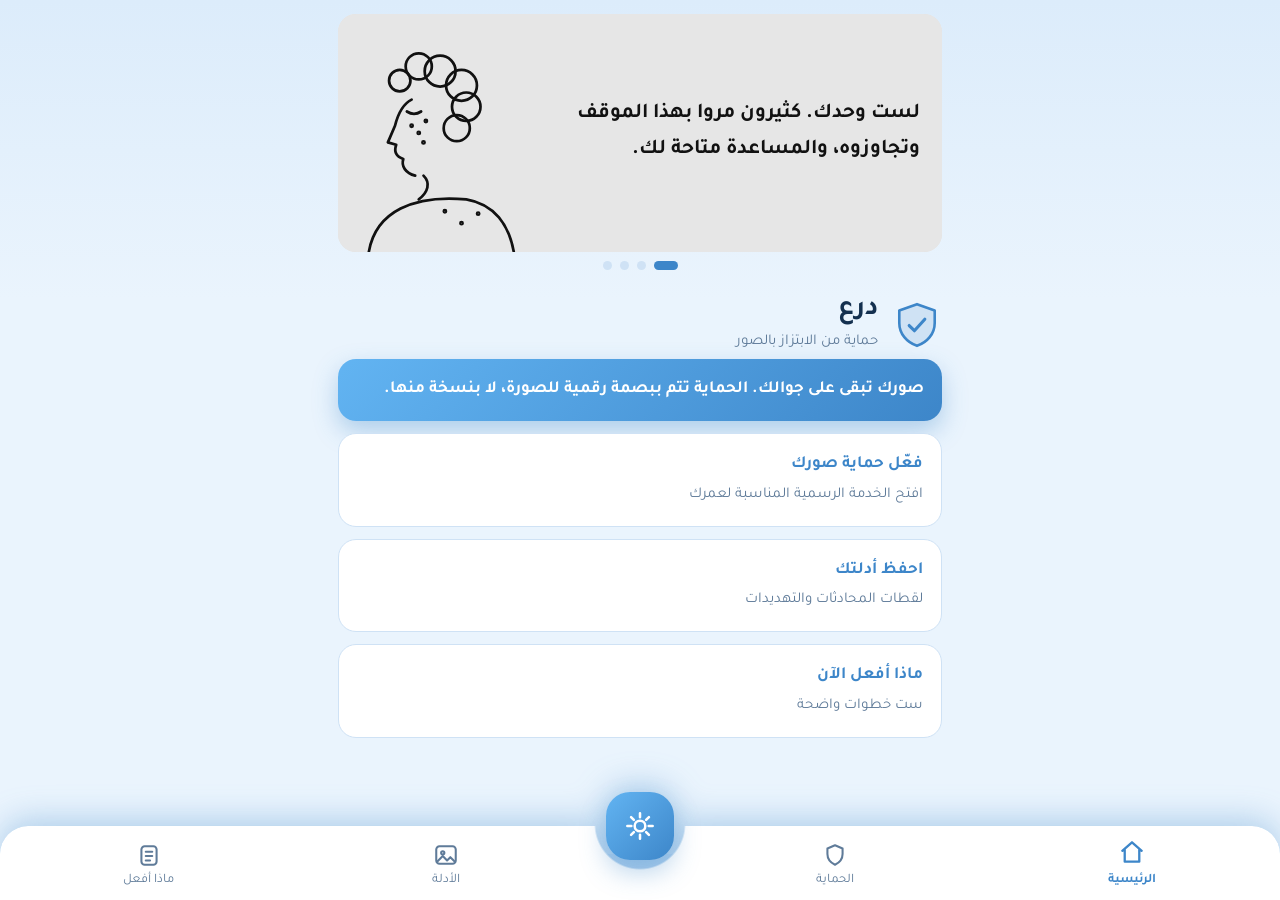
<file: index 2.html>
<!DOCTYPE html>
<html lang="ar" dir="rtl">
<head>
<meta charset="utf-8">
<meta name="viewport" content="width=device-width, initial-scale=1, viewport-fit=cover">
<title>درع</title>
<link rel="icon" href="icon.svg" type="image/svg+xml">
<link rel="icon" href="favicon-32.png" sizes="32x32" type="image/png">
<link rel="apple-touch-icon" href="apple-touch-icon.png">
<meta name="theme-color" content="#3d86c9">
<link href="https://fonts.googleapis.com/css2?family=Tajawal:wght@400;500;700&display=swap" rel="stylesheet">
<script>try{var t=localStorage.getItem("theme")||(matchMedia("(prefers-color-scheme:dark)").matches?"dark":"light");document.documentElement.dataset.theme=t;document.documentElement.style.colorScheme=t}catch(e){document.documentElement.dataset.theme="light"}</script>
<style>
:root{--bg:#eaf4fd;--card:#fff;--ink:#14304f;--muted:#5f7b99;--accent:#3d86c9;--soft:#dcecfb;--line:#cfe2f5;--danger:#e0453a;--grad:linear-gradient(135deg,#62b4f2,#3d86c9);--glow:rgba(61,134,201,.35);--ad-bg:#e6e6e6;--ad-ink:#111;--dir:rtl;box-sizing:border-box;padding-top:env(safe-area-inset-top,0px)}
:root[data-theme=dark]{--bg:#0a1424;--card:#12233b;--ink:#e8f3ff;--muted:#8fb0d1;--accent:#5eb3f0;--soft:#173152;--line:#1f3a5f;--danger:#ff8a80;--glow:rgba(94,179,240,.3);--ad-bg:#16243a;--ad-ink:#e8f3ff}
:root[dir=ltr]{--dir:ltr}
*,*::before,*::after{box-sizing:inherit}
html,body{margin:0}
body{background:linear-gradient(180deg,var(--soft),var(--bg) 300px) var(--bg);color:var(--ink);font-family:"Tajawal",system-ui,-apple-system,"Segoe UI",Tahoma,sans-serif;font-size:17px;line-height:1.75;padding-bottom:calc(104px + env(safe-area-inset-bottom,0px));transition:background-color .4s,color .4s}
.wrap{max-width:640px;margin:0 auto;padding:0 18px}
header{padding:20px 0 4px;display:flex;align-items:center;gap:14px}
header svg{width:50px;height:50px;flex:none;color:var(--accent)}
h1{font-size:28px;font-weight:700;margin:0;line-height:1.2}
header p{margin:2px 0 0;color:var(--muted);font-size:15px}
h2{font-size:19px;font-weight:700;margin:22px 0 10px}
p{margin:0 0 12px}
.card{background:var(--card);border:1px solid var(--line);border-radius:18px;padding:16px 18px;margin-bottom:12px;transition:background-color .4s,border-color .4s}
.key{background:var(--grad);border:0;color:#fff;font-weight:700;box-shadow:0 10px 24px var(--glow)}
.btn{display:block;width:100%;text-align:center;text-decoration:none;font:inherit;font-weight:700;padding:14px 16px;border-radius:16px;background:var(--grad);color:#fff;border:0;cursor:pointer;margin-bottom:10px;box-shadow:0 8px 18px var(--glow);transition:transform .15s}
.btn:active,.go:active{transform:scale(.97)}
.btn.alt{background:transparent;color:var(--accent);box-shadow:none;border:2px solid var(--accent)}
.go{display:block;width:100%;text-align:start;font:inherit;color:inherit;cursor:pointer;transition:transform .15s}
.go b{display:block;color:var(--accent)}
.go span,.note{color:var(--muted);font-size:15px}
.seg{display:flex;background:var(--soft);border-radius:16px;padding:4px;gap:4px}
.seg button{flex:1;border:0;background:none;font:inherit;font-weight:700;color:var(--muted);padding:10px;border-radius:12px;cursor:pointer;transition:background .25s,color .25s,box-shadow .25s}
.seg button[aria-pressed=true]{background:var(--grad);color:#fff;box-shadow:0 4px 12px var(--glow)}
.grid{display:grid;grid-template-columns:repeat(auto-fill,minmax(104px,1fr));gap:8px;margin-top:14px}
.thumb{position:relative;aspect-ratio:1;border-radius:14px;overflow:hidden;background:var(--soft);animation:pop .4s cubic-bezier(.3,1.5,.5,1) both}
.thumb img{width:100%;height:100%;object-fit:cover;display:block}
.thumb button{position:absolute;inset-block-start:6px;inset-inline-start:6px;border:0;border-radius:9px;padding:2px 10px;font:inherit;font-size:14px;background:var(--card);color:var(--danger);cursor:pointer}
ol{margin:0;padding:0;list-style:none;counter-reset:s}
ol li{counter-increment:s;display:flex;gap:12px;align-items:flex-start;padding:12px 0;border-bottom:1px solid var(--line)}
ol li:last-child{border-bottom:0}
ol li::before{content:counter(s);flex:none;width:28px;height:28px;border-radius:50%;background:var(--grad);color:#fff;font-weight:700;display:grid;place-items:center;font-size:15px;line-height:1}
.ads{margin:14px 0 4px}
.ads-view{overflow:hidden;border-radius:18px;touch-action:pan-y;background:var(--ad-bg)}
.ads-track{display:flex;transition:transform .55s cubic-bezier(.3,.7,.2,1)}
.ad{flex:0 0 100%;direction:ltr;display:flex;align-items:center;gap:8px;background:var(--ad-bg);color:var(--ad-ink);padding:12px 22px 0 0;min-height:210px;overflow:hidden}
.ad svg{width:44%;max-width:190px;height:auto;align-self:flex-end;flex:none}
.ad p{margin:0;flex:1;direction:var(--dir);font-weight:700;font-size:21px;line-height:1.7;padding-bottom:14px}
.dots{display:flex;justify-content:center;gap:8px;margin-top:9px}
.dots button{width:9px;height:9px;border-radius:5px;border:0;padding:0;background:var(--line);cursor:pointer;transition:width .3s,background .3s}
.dots button[aria-current=true]{background:var(--accent);width:24px}
nav{position:fixed;inset-inline:0;bottom:0;z-index:5;height:calc(74px + env(safe-area-inset-bottom,0px));padding-bottom:env(safe-area-inset-bottom,0px);display:grid;grid-template-columns:1fr 1fr 92px 1fr 1fr;filter:drop-shadow(0 -6px 16px var(--glow))}
nav::before{content:"";position:absolute;inset:0;background:var(--card);border-radius:28px 28px 0 0;-webkit-mask:radial-gradient(circle 46px at 50% -2px,#0000 96%,#000 100%);mask:radial-gradient(circle 46px at 50% -2px,#0000 96%,#000 100%)}
nav .tab{position:relative;border:0;background:none;font:inherit;font-size:13px;color:var(--muted);display:flex;flex-direction:column;align-items:center;justify-content:center;gap:2px;padding:8px 0 0;cursor:pointer;transition:color .3s}
nav .tab svg{width:26px;height:26px;transition:transform .35s cubic-bezier(.3,1.6,.5,1)}
nav .tab[aria-current=true]{color:var(--accent);font-weight:700}
nav .tab[aria-current=true] svg{transform:translateY(-3px) scale(1.12)}
.bdg{position:absolute;top:2px;inset-inline-end:22%;min-width:20px;height:20px;padding:0 6px;border-radius:10px;background:var(--grad);color:#fff;font-style:normal;font-size:12px;font-weight:700;line-height:20px;text-align:center}
.fab{position:absolute;left:50%;top:-34px;width:68px;height:68px;margin-left:-34px;border:0;border-radius:24px;background:var(--grad);box-shadow:0 12px 26px var(--glow);cursor:pointer;display:grid;place-items:center;transition:transform .25s cubic-bezier(.3,1.6,.5,1)}
.fab:active{transform:scale(.9)}
.fab svg{width:32px;height:32px;transition:transform .7s cubic-bezier(.3,1.5,.5,1)}
.fab[aria-current=true]{transform:translateY(-3px)}
.fab[aria-current=true] svg{transform:rotate(135deg)}
a:focus-visible,button:focus-visible,label:focus-within{outline:3px solid var(--accent);outline-offset:2px}
[hidden]{display:none!important}
@keyframes up{from{opacity:0;transform:translateY(16px)}to{opacity:1;transform:none}}
@keyframes pop{from{opacity:0;transform:scale(.8)}to{opacity:1;transform:none}}
.in>*{animation:up .5s cubic-bezier(.2,.8,.2,1) both}
.in>:nth-child(2){animation-delay:.07s}.in>:nth-child(3){animation-delay:.14s}.in>:nth-child(4){animation-delay:.21s}.in>:nth-child(5){animation-delay:.28s}.in>:nth-child(n+6){animation-delay:.35s}
@media (prefers-reduced-motion:reduce){*,*::before,*::after{animation:none!important;transition:none!important}}
</style>
</head>
<body>
<div class="wrap">
<div class="ads" role="region">
<div class="ads-view"><div class="ads-track" id="adTrack">
<div class="ad"><svg viewBox="0 0 160 190" fill="none" stroke="currentColor" stroke-width="2.3" stroke-linecap="round" stroke-linejoin="round" aria-hidden="true"><circle cx="86" cy="38" r="13"/><circle cx="104" cy="50" r="13"/><circle cx="108" cy="68" r="12"/><circle cx="100" cy="86" r="11"/><circle cx="68" cy="34" r="11"/><circle cx="52" cy="46" r="9"/><path d="M62 62C54 66 50 76 48 84L42 98l7 2c-2 6 0 10 6 12-2 6 2 12 10 14"/><path d="M58 72q6 4 12 0"/><path d="M72 126c6 6 4 14-4 20"/><path d="M26 190C32 156 64 142 108 146c24 4 36 22 40 44"/><circle cx="62" cy="84" r=".9"/><circle cx="68" cy="90" r=".9"/><circle cx="74" cy="80" r=".9"/><circle cx="72" cy="98" r=".9"/><circle cx="90" cy="156" r=".9"/><circle cx="104" cy="166" r=".9"/><circle cx="118" cy="158" r=".9"/></svg><p data-i="a1"></p></div>
<div class="ad"><svg viewBox="0 0 160 190" fill="none" stroke="currentColor" stroke-width="2.3" stroke-linecap="round" stroke-linejoin="round" aria-hidden="true"><circle cx="82" cy="30" r="13"/><circle cx="64" cy="40" r="12"/><circle cx="100" cy="40" r="12"/><path d="M58 48c-2 16 6 30 24 30s26-12 24-30"/><rect x="66" y="52" width="36" height="62" rx="8"/><circle cx="84" cy="62" r="3"/><path d="M66 104c-16-4-26 8-16 20M102 100c16 0 22 14 12 22"/><path d="M62 114c-6 4-10 8-12 14M106 112c8 4 12 10 14 16"/><path d="M8 190c4-40 36-62 76-64s72 22 76 64"/><path d="M84 150v40"/></svg><p data-i="a2"></p></div>
<div class="ad"><svg viewBox="0 0 160 190" fill="none" stroke="currentColor" stroke-width="2.3" stroke-linecap="round" stroke-linejoin="round" aria-hidden="true"><circle cx="58" cy="26" r="15"/><path d="M52 14c8-4 18 0 20 8M46 24c-4 6-2 12 4 14"/><path d="M44 40c0-18 36-24 46 4 4 12 0 22-8 28"/><path d="M82 66c4 6 2 12-4 14"/><path d="M50 56c6 4 12 6 18 6M60 66v14M88 66v12"/><path d="M8 190C14 140 60 100 100 100c30 4 50 40 52 90"/><path d="M62 124v66M44 136c4 16 4 36 0 54M84 130c4 16 2 40-2 60"/></svg><p data-i="a3"></p></div>
<div class="ad"><svg viewBox="0 0 160 190" fill="none" stroke="currentColor" stroke-width="2.3" stroke-linecap="round" stroke-linejoin="round" aria-hidden="true"><circle cx="48" cy="40" r="12"/><circle cx="64" cy="26" r="12"/><circle cx="84" cy="22" r="12"/><circle cx="104" cy="28" r="12"/><circle cx="118" cy="44" r="10"/><path d="M34 58C60 48 100 46 126 56L130 82C100 74 62 76 34 88Z"/><path d="M42 88c-2 40 14 62 40 64s42-24 38-64"/><path d="M80 94l-5 18h8"/><path d="M62 132q18-8 36 0q-18 12-36 0M62 132q18 5 36 0"/><path d="M64 150v40M98 150v40"/></svg><p data-i="a4"></p></div>
</div></div>
<div class="dots"><button aria-label="1" aria-current="true"></button><button aria-label="2" aria-current="false"></button><button aria-label="3" aria-current="false"></button><button aria-label="4" aria-current="false"></button></div>
</div>

<header>
<svg viewBox="0 0 48 48" fill="none" aria-hidden="true"><path d="M24 4 7 10v12c0 10.5 7.2 18.6 17 22 9.8-3.4 17-11.5 17-22V10L24 4Z" fill="currentColor" opacity=".16"/><path d="M24 4 7 10v12c0 10.5 7.2 18.6 17 22 9.8-3.4 17-11.5 17-22V10L24 4Z" stroke="currentColor" stroke-width="2.5" stroke-linejoin="round"/><path d="m16.5 24.5 5 5 10-11" stroke="currentColor" stroke-width="3" stroke-linecap="round" stroke-linejoin="round"/></svg>
<div><h1 data-i="app"></h1><p data-i="sub"></p></div>
</header>

<main>
<section id="home" class="in">
<div class="card key" data-i="key"></div>
<button class="card go" data-go="protect"><b data-i="h1"></b><span data-i="d1"></span></button>
<button class="card go" data-go="evidence"><b data-i="h2"></b><span data-i="d2"></span></button>
<button class="card go" data-go="help"><b data-i="h3"></b><span data-i="d3"></span></button>
</section>

<section id="protect" hidden>
<h2 data-i="pt"></h2>
<div class="card"><p data-i="pp"></p><p class="note" style="margin:0" data-i="pc"></p></div>
<a class="btn" href="https://stopncii.org" target="_blank" rel="noopener" data-i="pa"></a>
<a class="btn alt" href="https://takeitdown.ncmec.org" target="_blank" rel="noopener" data-i="pm"></a>
<p class="note" data-i="pn"></p>
</section>

<section id="evidence" hidden>
<h2 data-i="et"></h2>
<div class="card"><p data-i="ep"></p><label class="btn" style="margin:0;cursor:pointer"><span data-i="ea"></span><input id="pick" type="file" accept="image/*" multiple hidden></label></div>
<p id="msg" class="note" role="status"></p>
<div id="grid" class="grid"></div>
</section>

<section id="help" hidden>
<h2 data-i="ht"></h2>
<div class="card"><ol>
<li data-i="s1"></li><li data-i="s2"></li><li data-i="s3"></li><li data-i="s4"></li><li data-i="s5"></li><li data-i="s6"></li>
</ol></div>
</section>

<section id="settings" hidden>
<h2 data-i="st"></h2>
<div class="card"><p style="font-weight:700" data-i="th"></p>
<div class="seg"><button data-theme="light" data-i="tl"></button><button data-theme="dark" data-i="td"></button></div></div>
<div class="card"><p style="font-weight:700" data-i="lg"></p>
<div class="seg"><button data-lang="ar">العربية</button><button data-lang="en">English</button></div></div>
</section>
</main>
</div>

<nav>
<button class="tab" data-t="home"><svg viewBox="0 0 24 24" fill="none" stroke="currentColor" stroke-width="1.9" stroke-linecap="round" stroke-linejoin="round"><path d="M4 11 12 4l8 7M6 10v10h12V10"/></svg><span data-i="n1"></span></button>
<button class="tab" data-t="protect"><svg viewBox="0 0 24 24" fill="none" stroke="currentColor" stroke-width="1.9" stroke-linecap="round" stroke-linejoin="round"><path d="M12 3l7 3v5c0 5-3 8-7 10-4-2-7-5-7-10V6l7-3z"/></svg><span data-i="n2"></span></button>
<div></div>
<button class="tab" data-t="evidence"><svg viewBox="0 0 24 24" fill="none" stroke="currentColor" stroke-width="1.9" stroke-linecap="round" stroke-linejoin="round"><rect x="3" y="4" width="18" height="16" rx="3"/><circle cx="9" cy="10" r="1.5"/><path d="M4 18l5-5 4 4 3-3 4 4"/></svg><span data-i="n3"></span><i class="bdg" id="bdg" hidden></i></button>
<button class="tab" data-t="help"><svg viewBox="0 0 24 24" fill="none" stroke="currentColor" stroke-width="1.9" stroke-linecap="round" stroke-linejoin="round"><rect x="5" y="4" width="14" height="17" rx="3"/><path d="M9 9h6M9 13h6M9 17h4"/></svg><span data-i="n4"></span></button>
<button class="fab" data-t="settings" aria-label="Settings"><svg viewBox="0 0 24 24" fill="none" stroke="#fff" stroke-width="1.9" stroke-linecap="round"><circle cx="12" cy="12" r="4"/><path d="M12 2.5v3M12 18.5v3M2.5 12h3M18.5 12h3M5.3 5.3l2.1 2.1M16.6 16.6l2.1 2.1M5.3 18.7l2.1-2.1M16.6 7.4l2.1-2.1"/></svg></button>
</nav>

<script>
const T={
ar:{title:"درع",app:"درع",sub:"حماية من الابتزاز بالصور",n1:"الرئيسية",n2:"الحماية",n3:"الأدلة",n4:"ماذا أفعل",
a1:"لست وحدك. كثيرون مروا بهذا الموقف وتجاوزوه، والمساعدة متاحة لك.",a2:"صوّر التهديدات واحفظها قبل حظر الحساب. هي دليلك.",a3:"لا تدفع للمبتز ولا ترسل المزيد. الدفع غالباً لا يوقف التهديد.",a4:"تذكر: كل ما تشعر به مشروع. أنت ضحية سوء استخدام، ولست المخطئ.",
key:"صورك تبقى على جوالك. الحماية تتم ببصمة رقمية للصورة، لا بنسخة منها.",h1:"فعّل حماية صورك",d1:"افتح الخدمة الرسمية المناسبة لعمرك",h2:"احفظ أدلتك",d2:"لقطات المحادثات والتهديدات",h3:"ماذا أفعل الآن",d3:"ست خطوات واضحة",
pt:"كيف تعمل الحماية",pp:"تُنشأ بصمة رقمية للصورة على جهازك، وتُرسل البصمة فقط إلى المنصات المشاركة. وإذا حاول أحد رفع صورة مطابقة، تحجبها المنصة.",pc:"اختر الخدمة حسب عمرك:",pa:"أنا 18 سنة فأكثر: افتح StopNCII",pm:"أنا أقل من 18 سنة: افتح Take It Down",pn:"هذا التطبيق لا يحجب الصور بنفسه. هو يوصلك للخدمتين الرسميتين اللتين تتعاونان مع المنصات.",
et:"الأدلة",ep:"احفظ هنا لقطات الشاشة للمحادثات والتهديدات قبل حظر الحساب. تبقى داخل متصفحك على جهازك فقط، ولا تُرسل لأي خادم.",ea:"إضافة لقطات",empty:"لا توجد أدلة محفوظة. اضغط إضافة لقطات للبدء.",del:"حذف",conf:"حذف هذه اللقطة نهائياً؟",e1:"تعذر فتح مخزن الأدلة في هذا المتصفح. جرّب Safari أو Chrome بدون وضع التصفح الخاص.",e2:"تعذر حفظ اللقطات. تأكد أن التخزين متاح في المتصفح.",
ht:"ماذا أفعل إذا هددني أحد",s1:"لا تدفع المبلغ ولا ترسل صوراً إضافية. الدفع لا يوقف الابتزاز غالباً.",s2:"لا تحذف المحادثة. صوّرها واحفظها في تبويب الأدلة.",s3:"بعد حفظ الأدلة، احظر الحساب وبلّغ عنه داخل المنصة.",s4:"فعّل حماية صورك من تبويب الحماية.",s5:"تواصل مع الجهة الأمنية المختصة في بلدك.",s6:"تكلم مع شخص تثق فيه. أنت لست المخطئ، والمبتز هو المخطئ.",
st:"الإعدادات",th:"المظهر",tl:"نهاري",td:"ليلي",lg:"اللغة"},
en:{title:"Shield",app:"Shield",sub:"Protection from photo blackmail",n1:"Home",n2:"Protect",n3:"Evidence",n4:"What to do",
a1:"You are not alone. Many people have been through this and moved past it. Help is available.",a2:"Screenshot the threats and save them before blocking the account. They are your evidence.",a3:"Do not pay the blackmailer or send more. Paying usually does not stop the threats.",a4:"Remember: everything you feel is valid. You are a victim of abuse, not the one at fault.",
key:"Your photos stay on your phone. Protection works through a digital fingerprint, not a copy of the photo.",h1:"Protect your photos",d1:"Open the official service for your age",h2:"Save your evidence",d2:"Screenshots of chats and threats",h3:"What to do now",d3:"Six clear steps",
pt:"How protection works",pp:"A digital fingerprint of the photo is created on your device, and only the fingerprint is sent to participating platforms. If someone tries to upload a matching image, the platform blocks it.",pc:"Choose the service for your age:",pa:"I am 18 or older: open StopNCII",pm:"I am under 18: open Take It Down",pn:"This app does not block photos itself. It takes you to the two official services that work with platforms.",
et:"Evidence",ep:"Save screenshots of chats and threats here before blocking the account. They stay in your browser on your device and are never sent to a server.",ea:"Add screenshots",empty:"No evidence saved yet. Tap Add screenshots to start.",del:"Delete",conf:"Delete this screenshot permanently?",e1:"Evidence storage could not be opened in this browser. Try Safari or Chrome outside private mode.",e2:"Could not save the screenshots. Make sure browser storage is available.",
ht:"What to do if someone threatens you",s1:"Do not pay and do not send more photos. Paying rarely stops blackmail.",s2:"Do not delete the chat. Screenshot it and save it in the Evidence tab.",s3:"After saving the evidence, block the account and report it on the platform.",s4:"Turn on photo protection from the Protect tab.",s5:"Contact the competent authorities in your country.",s6:"Talk to someone you trust. You are not at fault. The blackmailer is.",
st:"Settings",th:"Appearance",tl:"Light",td:"Dark",lg:"Language"}};
const root=document.documentElement;
let lang="ar",cur="home",ai=0,timer;
try{lang=localStorage.getItem("lang")||"ar"}catch(e){}

function setLang(l){
  lang=l;root.lang=l;root.dir=l==="ar"?"rtl":"ltr";
  document.title=T[l].title;
  document.querySelectorAll("[data-i]").forEach(e=>{e.textContent=T[l][e.dataset.i]});
  document.querySelectorAll("[data-lang]").forEach(b=>b.setAttribute("aria-pressed",String(b.dataset.lang===l)));
  try{localStorage.setItem("lang",l)}catch(e){}
  adGo(ai);
  if(cur==="evidence")render();
}
function setTheme(t){
  root.dataset.theme=t;root.style.colorScheme=t;
  document.querySelectorAll("button[data-theme]").forEach(b=>b.setAttribute("aria-pressed",String(b.dataset.theme===t)));
  try{localStorage.setItem("theme",t)}catch(e){}
}
document.querySelectorAll("[data-lang]").forEach(b=>b.addEventListener("click",()=>setLang(b.dataset.lang)));
document.querySelectorAll("button[data-theme]").forEach(b=>b.addEventListener("click",()=>setTheme(b.dataset.theme)));

const navBtns=[...document.querySelectorAll("nav [data-t]")];
function show(id){
  cur=id;
  document.querySelectorAll("main section").forEach(s=>{
    const on=s.id===id;
    s.hidden=!on;
    s.classList.remove("in");
    if(on){void s.offsetWidth;s.classList.add("in")}
  });
  navBtns.forEach(b=>b.setAttribute("aria-current",String(b.dataset.t===id)));
  if(id==="evidence")render();
  window.scrollTo(0,0);
}
navBtns.forEach(b=>b.addEventListener("click",()=>show(b.dataset.t)));
document.querySelectorAll("[data-go]").forEach(b=>b.addEventListener("click",()=>show(b.dataset.go)));

let dbp;
function db(){
  return dbp||(dbp=new Promise((res,rej)=>{
    const r=indexedDB.open("shield",1);
    r.onupgradeneeded=()=>r.result.createObjectStore("ev",{keyPath:"id",autoIncrement:true});
    r.onsuccess=()=>res(r.result);
    r.onerror=()=>rej(r.error);
  }));
}
async function tx(mode,fn){
  const d=await db();
  return new Promise((res,rej)=>{
    const t=d.transaction("ev",mode);
    const q=fn(t.objectStore("ev"));
    t.oncomplete=()=>res(q&&q.result);
    t.onerror=()=>rej(t.error);
  });
}
const grid=document.getElementById("grid"),msg=document.getElementById("msg"),bdg=document.getElementById("bdg");
let urls=[];
function badge(n){bdg.textContent=n;bdg.hidden=!n}
async function render(){
  urls.forEach(u=>URL.revokeObjectURL(u));urls=[];
  grid.replaceChildren();
  try{
    const items=(await tx("readonly",s=>s.getAll()))||[];
    badge(items.length);
    msg.textContent=items.length?"":T[lang].empty;
    items.reverse().forEach(it=>{
      const url=URL.createObjectURL(it.blob);urls.push(url);
      const box=document.createElement("div");box.className="thumb";
      const img=document.createElement("img");img.src=url;img.alt="";
      const del=document.createElement("button");del.textContent=T[lang].del;
      del.addEventListener("click",async()=>{
        if(confirm(T[lang].conf)){await tx("readwrite",s=>s.delete(it.id));render()}
      });
      box.append(img,del);grid.append(box);
    });
  }catch(e){msg.textContent=T[lang].e1}
}
document.getElementById("pick").addEventListener("change",async e=>{
  const files=[...e.target.files];
  try{for(const f of files)await tx("readwrite",s=>s.add({blob:f,t:Date.now()}))}
  catch(err){msg.textContent=T[lang].e2;return}
  e.target.value="";
  render();
});
tx("readonly",s=>s.count()).then(badge).catch(()=>{});

const track=document.getElementById("adTrack"),dots=[...document.querySelectorAll(".dots button")],n=dots.length;
function adGo(k){
  ai=(k+n)%n;
  track.style.transform="translateX("+(root.dir==="rtl"?1:-1)*ai*100+"%)";
  dots.forEach((d,j)=>d.setAttribute("aria-current",String(j===ai)));
}
function adStop(){clearInterval(timer)}
function adStart(){
  adStop();
  if(matchMedia("(prefers-reduced-motion:reduce)").matches)return;
  timer=setInterval(()=>adGo(ai+1),5000);
}
dots.forEach((d,j)=>d.addEventListener("click",()=>{adGo(j);adStart()}));
const view=document.querySelector(".ads-view");
let x0=null;
view.addEventListener("pointerdown",e=>{x0=e.clientX;adStop()});
view.addEventListener("pointerup",e=>{
  if(x0!==null){const dx=e.clientX-x0;if(Math.abs(dx)>40){const next=root.dir==="rtl"?dx<0:dx>0;adGo(next?ai+1:ai-1)}x0=null}
  adStart();
});
view.addEventListener("pointercancel",()=>{x0=null;adStart()});

setTheme(root.dataset.theme);
setLang(lang);
show("home");
adStart();
</script>
</body>
</html>
</file>
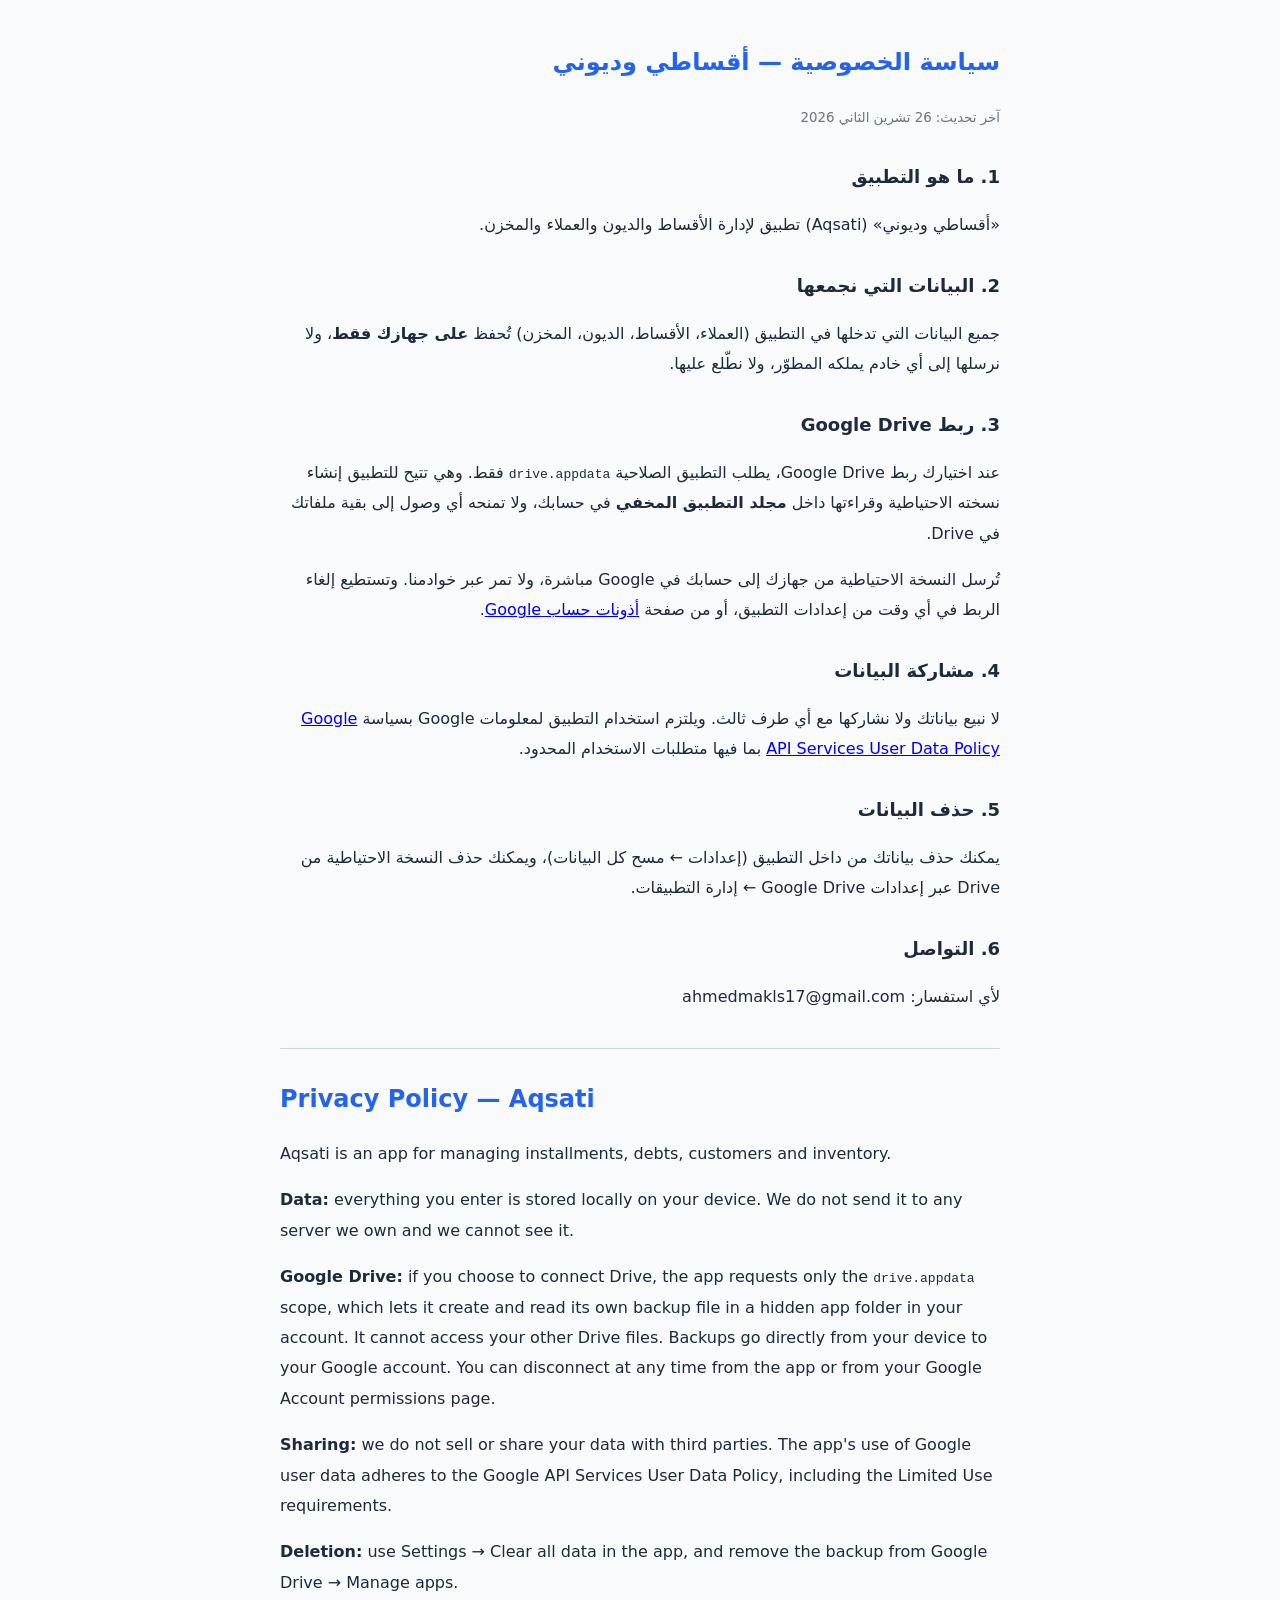
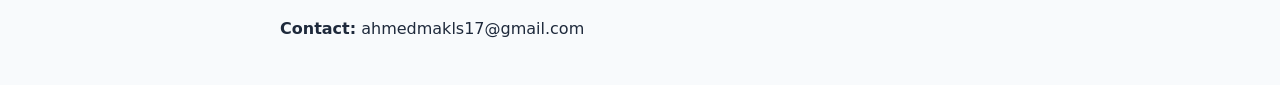
<file: privacy.html>
<!doctype html>
<html lang="ar" dir="rtl">
<head>
<meta charset="utf-8">
<meta name="viewport" content="width=device-width,initial-scale=1">
<title>سياسة الخصوصية — أقساطي وديوني (Aqsati)</title>
<style>
  body{font-family:system-ui,-apple-system,"Segoe UI",Tahoma,sans-serif;line-height:1.9;max-width:720px;margin:0 auto;padding:24px 18px;color:#1e293b;background:#f8fafc}
  h1{font-size:24px;color:#2563eb} h2{font-size:18px;margin-top:28px}
  .en{direction:ltr;text-align:left;border-top:1px solid #cbd5e1;margin-top:36px;padding-top:12px}
  small{color:#64748b}
</style>
</head>
<body>
<h1>سياسة الخصوصية — أقساطي وديوني</h1>
<small>آخر تحديث: 26 تشرين الثاني 2026</small>

<h2>1. ما هو التطبيق</h2>
<p>«أقساطي وديوني» (Aqsati) تطبيق لإدارة الأقساط والديون والعملاء والمخزن.</p>

<h2>2. البيانات التي نجمعها</h2>
<p>جميع البيانات التي تدخلها في التطبيق (العملاء، الأقساط، الديون، المخزن) تُحفظ <b>على جهازك فقط</b>، ولا نرسلها إلى أي خادم يملكه المطوّر، ولا نطّلع عليها.</p>

<h2>3. ربط Google Drive</h2>
<p>عند اختيارك ربط Google Drive، يطلب التطبيق الصلاحية <code>drive.appdata</code> فقط. وهي تتيح للتطبيق إنشاء نسخته الاحتياطية وقراءتها داخل <b>مجلد التطبيق المخفي</b> في حسابك، ولا تمنحه أي وصول إلى بقية ملفاتك في Drive.</p>
<p>تُرسل النسخة الاحتياطية من جهازك إلى حسابك في Google مباشرة، ولا تمر عبر خوادمنا. وتستطيع إلغاء الربط في أي وقت من إعدادات التطبيق، أو من صفحة <a href="https://myaccount.google.com/permissions">أذونات حساب Google</a>.</p>

<h2>4. مشاركة البيانات</h2>
<p>لا نبيع بياناتك ولا نشاركها مع أي طرف ثالث. ويلتزم استخدام التطبيق لمعلومات Google بسياسة <a href="https://developers.google.com/terms/api-services-user-data-policy">Google API Services User Data Policy</a> بما فيها متطلبات الاستخدام المحدود.</p>

<h2>5. حذف البيانات</h2>
<p>يمكنك حذف بياناتك من داخل التطبيق (إعدادات ← مسح كل البيانات)، ويمكنك حذف النسخة الاحتياطية من Drive عبر إعدادات Google Drive ← إدارة التطبيقات.</p>

<h2>6. التواصل</h2>
<p>لأي استفسار: ahmedmakls17@gmail.com</p>

<div class="en">
<h1>Privacy Policy — Aqsati</h1>
<p>Aqsati is an app for managing installments, debts, customers and inventory.</p>
<p><b>Data:</b> everything you enter is stored locally on your device. We do not send it to any server we own and we cannot see it.</p>
<p><b>Google Drive:</b> if you choose to connect Drive, the app requests only the <code>drive.appdata</code> scope, which lets it create and read its own backup file in a hidden app folder in your account. It cannot access your other Drive files. Backups go directly from your device to your Google account. You can disconnect at any time from the app or from your Google Account permissions page.</p>
<p><b>Sharing:</b> we do not sell or share your data with third parties. The app's use of Google user data adheres to the Google API Services User Data Policy, including the Limited Use requirements.</p>
<p><b>Deletion:</b> use Settings → Clear all data in the app, and remove the backup from Google Drive → Manage apps.</p>
<p><b>Contact:</b> ahmedmakls17@gmail.com</p>
</div>
</body>
</html>
</file>
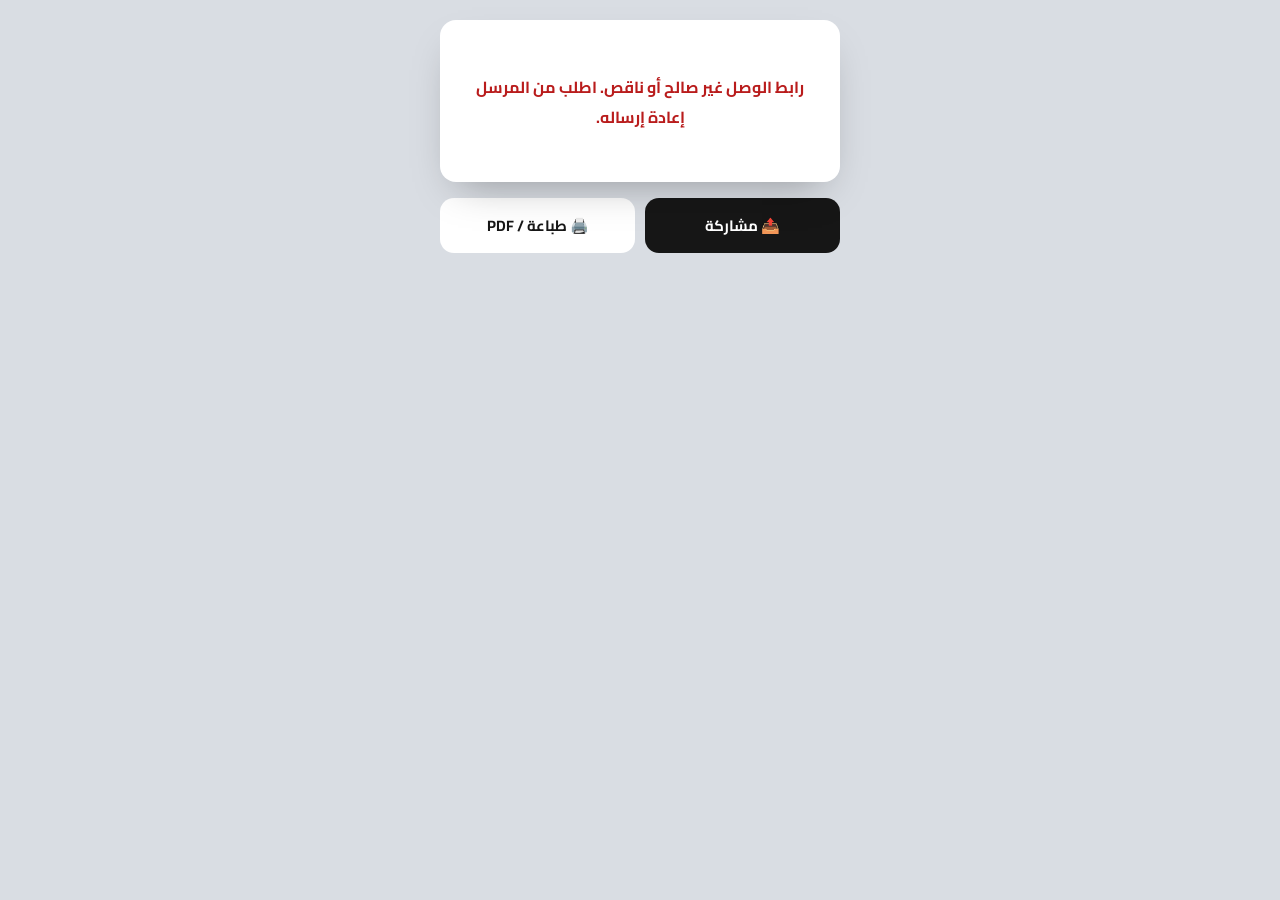
<file: r.html>
<!doctype html>
<html lang="ar" dir="rtl">
<head>
<meta charset="utf-8">
<meta name="viewport" content="width=device-width, initial-scale=1, minimum-scale=1, maximum-scale=1, user-scalable=no, viewport-fit=cover">
<script>
/* منع التكبير والتصغير (iOS يتجاهل user-scalable لذا تُمنع الإيماءات برمجياً) */
(function () {
  var stop = function (e) { e.preventDefault(); };
  ["gesturestart", "gesturechange", "gestureend"].forEach(function (t) { document.addEventListener(t, stop, { passive: false }); });
  document.addEventListener("touchmove", function (e) { if ((e.scale && e.scale !== 1) || (e.touches && e.touches.length > 1)) e.preventDefault(); }, { passive: false });
  var last = 0;
  document.addEventListener("touchend", function (e) {
    var n = Date.now();
    if (n - last <= 300 && !/^(INPUT|TEXTAREA|SELECT)$/.test((e.target && e.target.tagName) || "")) e.preventDefault();
    last = n;
  }, { passive: false });
  document.addEventListener("wheel", function (e) { if (e.ctrlKey) e.preventDefault(); }, { passive: false });
})();
</script>
<title>وصل — أقساطي وديوني</title>
<meta name="robots" content="noindex,nofollow">
<meta name="theme-color" content="#d9dde3">
<meta property="og:type" content="website">
<meta property="og:title" content="وصل — أقساطي وديوني">
<meta property="og:description" content="اضغط لعرض الوصل كاملاً">
<meta property="og:image" content="https://aqsat.makls.workers.dev/icon-512.png">
<link rel="icon" href="icon-192.png">
<link rel="preconnect" href="https://fonts.googleapis.com">
<link rel="preconnect" href="https://fonts.gstatic.com" crossorigin>
<link href="https://fonts.googleapis.com/css2?family=Cairo:wght@400;600;700&display=swap" rel="stylesheet">
<style>
*{box-sizing:border-box;-webkit-tap-highlight-color:transparent}
html,body{margin:0}
body{font-family:Cairo,Tahoma,Arial,sans-serif;background:#d9dde3;color:#161616;min-height:100vh;padding:20px 14px calc(28px + env(safe-area-inset-bottom));display:flex;flex-direction:column;align-items:center;gap:16px}
.rc{width:100%;max-width:400px;background:#fff;border-radius:16px;padding:22px 20px 20px;box-shadow:0 18px 40px -18px rgba(0,0,0,.35);animation:in .5s cubic-bezier(.2,.9,.3,1) both}
.of{text-align:center;font-weight:700;font-size:19px;margin:0 0 2px;word-break:break-word}
.ti{text-align:center;font-weight:700;font-size:25px;margin:0 0 4px}
.sep{border:0;border-top:1.5px dashed #b9bec7;margin:14px 0}
.rw{display:flex;justify-content:space-between;gap:12px;padding:4px 0;font-size:15px;line-height:1.6}
.rw span{color:#666;flex:none}
.rw b{font-weight:600;text-align:left;word-break:break-word}
.rw.bd b{font-weight:700;font-size:16px}
.tb .rw{font-size:16px}
.tb .rw.hl{font-weight:700}
.tb .rw.hl span{color:#161616}
.bx{background:#f2f2f2;border-radius:12px;text-align:center;padding:12px 8px;margin-top:14px}
.bx small{display:block;color:#666;font-size:14px}
.bx b{font-size:30px;font-weight:700;letter-spacing:.3px}
.bx i{font-style:normal;font-size:16px;margin-inline-start:4px}
.st{background:#161616;color:#fff;border-radius:10px;text-align:center;font-weight:700;font-size:16px;padding:10px;margin-top:12px}
.ft{text-align:center;color:#888;font-size:12.5px;margin-top:16px}
.ft a{color:#444;font-weight:700}
.bad{text-align:center;color:#b91c1c;font-weight:700;padding:30px 6px;margin:0}
.ac{width:100%;max-width:400px;display:flex;gap:10px}
.ac button{flex:1;font-family:inherit;font-size:15px;font-weight:700;border:0;border-radius:14px;padding:13px 8px;background:#161616;color:#fff;cursor:pointer}
.ac button.g{background:#fff;color:#161616}
.ac button:active{transform:scale(.97)}
@keyframes in{from{opacity:0;transform:translateY(14px)}}
@media (prefers-color-scheme:dark){body{background:#12151b}.ac button.g{background:#1d222b;color:#e8edfa}.ft{color:#8a93a6}}
@media (prefers-reduced-motion:reduce){.rc{animation:none}}
@media print{body{background:#fff;padding:0}.ac,.ft a{display:none}.rc{box-shadow:none;border-radius:0}}
</style>
</head>
<body>
<div class="rc" id="rc"><p class="bad" id="ld">جارٍ تحميل الوصل...</p></div>
<div class="ac" id="ac" hidden><button id="sh">📤 مشاركة</button><button id="pr" class="g">🖨️ طباعة / PDF</button></div>
<noscript><p class="bad">يلزم تفعيل JavaScript لعرض الوصل.</p></noscript>
<script>
(function(){
  var box=document.getElementById('rc');
  function el(t,c,x){var e=document.createElement(t);if(c)e.className=c;if(x!=null)e.textContent=String(x);return e}
  function fmt(v){return typeof v==='number'&&isFinite(v)?v.toLocaleString('en-US')+' د.ع':String(v==null?'':v).slice(0,200)}
  function bad(m){box.textContent='';box.appendChild(el('p','bad',m))}
  var RL=["وصل تسديد", "وصل شراء", "التاريخ:", "رقم الوصل:", "وصل إلى:", "رقم السجل:", "عن:", "المادة:", "مدفوع إلى:", "إجمالي القسط", "إجمالي الدين", "المسدد سابقاً", "المسدد الآن", "المتبقي", "المبلغ المسدد", "المجموع", "سعر البيع", "الدفعة الأولى", "القسط الشهري", "القسط الأسبوعي", "القسط اليومي", "عدد الأقساط", "القسط القادم", "تم تسديد القسط بالكامل", "تم تسديد الدين بالكامل", "بيع نقدي - مدفوع بالكامل"];
  function dl(x){return typeof x==='number'?(RL[x]||''):String(x==null?'':x)}
  var o,rows,tbl,t,boxL,boxV,stamp;
  try{
    var q=new URLSearchParams(location.search).get('d'),b=(q||location.hash.slice(1)).replace(/-/g,'+').replace(/_/g,'/');
    if(!b)throw 0;
    while(b.length%4)b+='=';
    var bin=atob(b),u=new Uint8Array(bin.length);
    for(var i=0;i<bin.length;i++)u[i]=bin.charCodeAt(i);
    o=JSON.parse(new TextDecoder().decode(u));
    if(!o||typeof o!=='object'||!Array.isArray(o.r)||!Array.isArray(o.b))throw 0;
    var mp=function(r){return[dl(r[0]),r[1],!!r[2]]};
    if(o.v===2){t=dl(o.t);rows=o.r.map(mp);tbl=o.b.map(mp);boxL=dl(o.l);boxV=o.m;stamp=dl(o.s)}
    else{t=o.t;rows=o.r.map(mp);tbl=o.b.map(mp);boxL=o.l;boxV=o.v;stamp=o.s}
  }catch(e){return bad('رابط الوصل غير صالح أو ناقص. اطلب من المرسل إعادة إرساله.')}
  t=String(t||'وصل').slice(0,60);
  document.title=t+' — أقساطي وديوني';
  box.textContent='';
  if(o.o)box.appendChild(el('div','of',String(o.o).slice(0,80)));
  box.appendChild(el('div','ti',t));
  box.appendChild(el('hr','sep'));
  rows.slice(0,12).forEach(function(r){
    var d=el('div','rw'+(r[2]?' bd':''));
    d.appendChild(el('span',null,String(r[0]).slice(0,40)));
    d.appendChild(el('b',null,String(r[1]).slice(0,200)));
    box.appendChild(d);
  });
  box.appendChild(el('hr','sep'));
  var tb=el('div','tb');
  tbl.slice(0,12).forEach(function(r){
    var d=el('div','rw'+(r[2]?' hl':''));
    d.appendChild(el('span',null,String(r[0]).slice(0,40)));
    d.appendChild(el('b',null,fmt(r[1])));
    tb.appendChild(d);
  });
  box.appendChild(tb);
  if(typeof boxV==='number'){
    var x=el('div','bx');
    x.appendChild(el('small',null,String(boxL||'المبلغ').slice(0,40)));
    var n=el('b',null,boxV.toLocaleString('en-US'));
    n.appendChild(el('i',null,'د.ع'));
    x.appendChild(n);box.appendChild(x);
  }
  if(stamp)box.appendChild(el('div','st',String(stamp).slice(0,80)));
  var f=el('div','ft','صدر عبر تطبيق ');
  var a=el('a',null,'أقساطي وديوني');a.href='index.html';f.appendChild(a);
  box.appendChild(f);
  var ac=document.getElementById('ac');ac.hidden=false;
  document.getElementById('pr').onclick=function(){window.print()};
  document.getElementById('sh').onclick=function(){
    if(navigator.share)navigator.share({title:t,url:location.href}).catch(function(){});
    else if(navigator.clipboard)navigator.clipboard.writeText(location.href).then(function(){alert('تم نسخ رابط الوصل')});
  };
})();
</script>
</body>
</html>
</file>
